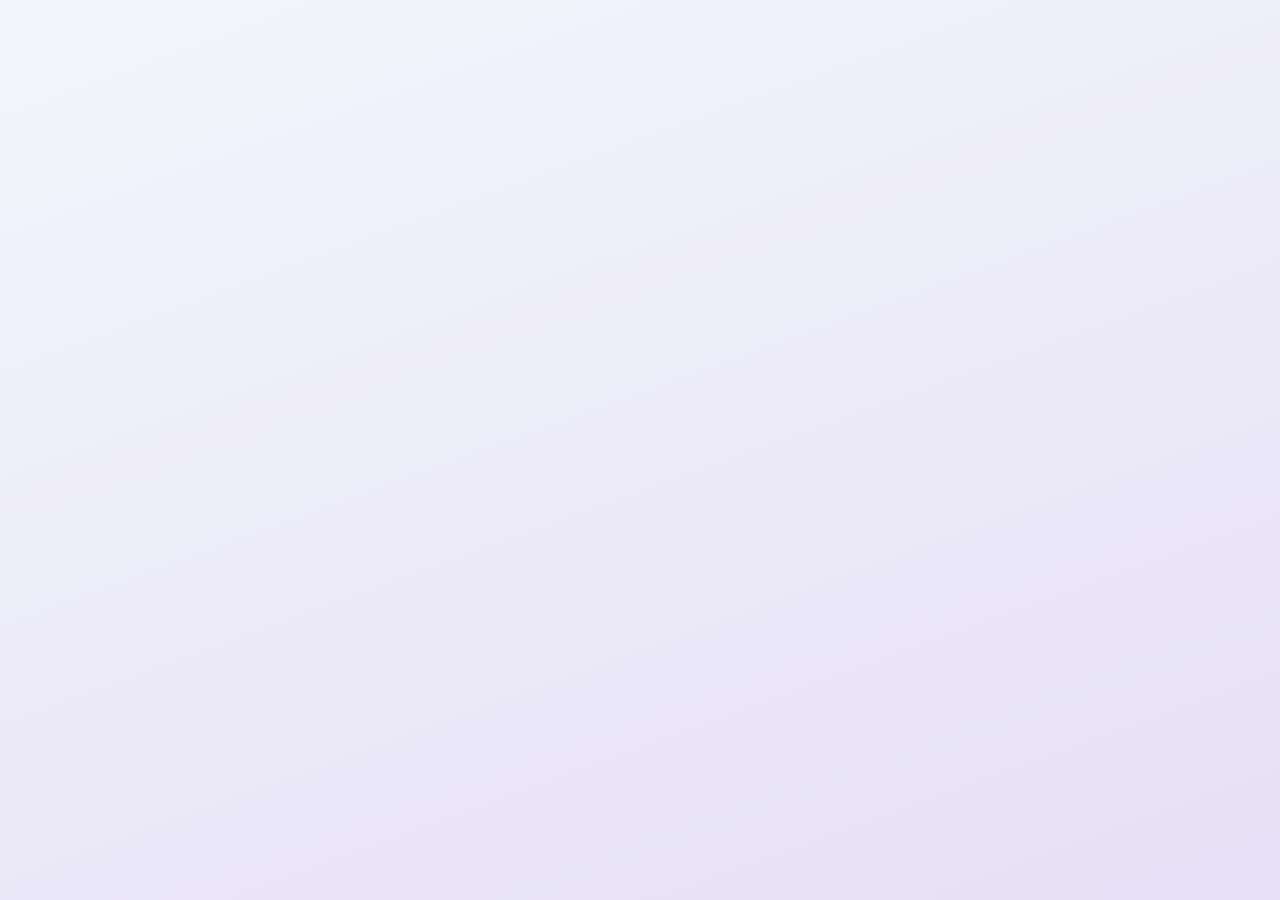
<file: m2/index.html>
<!doctype html>
<html lang="de">
<head>
<meta charset="utf-8">
<meta name="viewport" content="width=device-width,initial-scale=1">
<meta name="robots" content="noindex,nofollow">
<title></title>
<link rel="stylesheet" href="../style.css">
</head>
<body>
<main>
<h1 id="h"></h1>
<input id="q" type="search" placeholder="Suchen …" autocomplete="off">
<div id="grid" class="grid"></div>
<p id="msg"></p>
</main>
<script src="../app.js"></script>
</body>
</html>
</file>
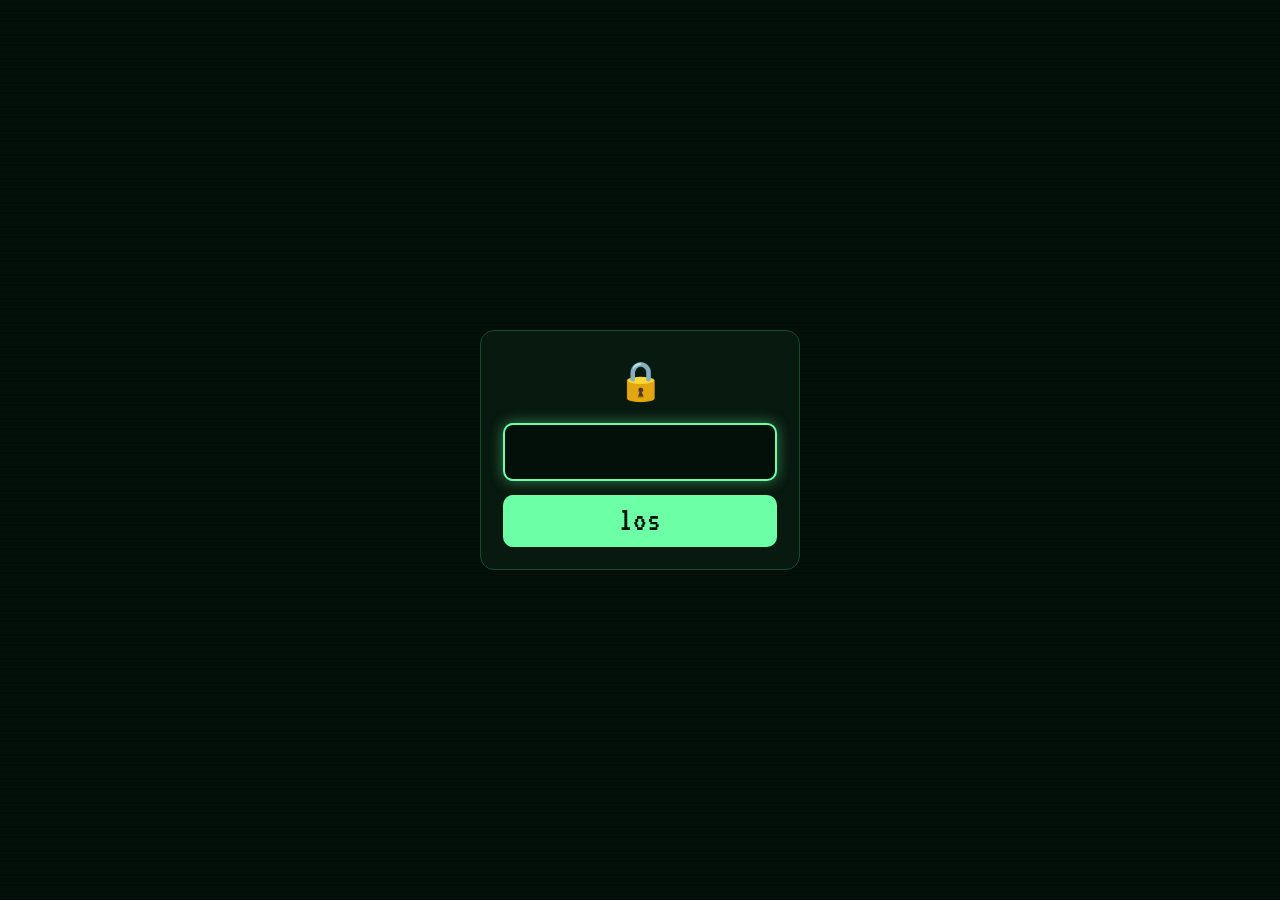
<file: plus-hack/index.html>
<!DOCTYPE html>
<html lang="de">
<head>
<meta charset="utf-8">
<meta name="viewport" content="width=device-width, initial-scale=1, viewport-fit=cover">
<title>Plus-Hack – Geschickt addieren</title>
<link rel="preconnect" href="https://fonts.googleapis.com">
<link rel="preconnect" href="https://fonts.gstatic.com" crossorigin>
<link href="https://fonts.googleapis.com/css2?family=JetBrains+Mono:wght@400;700;800&family=VT323&display=swap" rel="stylesheet">
<style>
:root{
  --bg:#03100a; --panel:#08190f; --line:#174a2e; --ph:#6dffa6; --ph-dim:#3f9e68; --ph-faint:#245c3d;
  --amber:#ffc24a; --cyan:#5ce1ff; --red:#ff6b6b; --text:#dcffe9; --ink:#02130a;
  --mono:"JetBrains Mono", ui-monospace, "SF Mono", Menlo, Consolas, monospace;
  --display:"VT323", "JetBrains Mono", ui-monospace, monospace;
  color-scheme: dark;
  box-sizing:border-box;
  padding-top:env(safe-area-inset-top,0px);
  padding-bottom:env(safe-area-inset-bottom,0px);
}
*,*::before,*::after{box-sizing:border-box}
html{scroll-padding-top:env(safe-area-inset-top,0px);background:var(--bg)}
body{margin:0;min-height:100%;background:radial-gradient(ellipse at 50% 0%,#0b2a19 0%,var(--bg) 60%);color:var(--text);font-family:var(--mono);font-size:16px;line-height:1.45;-webkit-tap-highlight-color:transparent}
body::after{content:"";position:fixed;inset:0;pointer-events:none;background:repeating-linear-gradient(0deg,rgba(0,0,0,.18) 0 1px,transparent 1px 3px);z-index:50}
button{font:inherit;color:inherit;cursor:pointer}
button:focus-visible,input:focus-visible{outline:3px solid var(--amber);outline-offset:2px}
.screen{display:none;max-width:780px;margin:0 auto;padding:18px 16px 40px}
.screen.on{display:block}
[hidden]{display:none!important}

/* Titel */
.hero{padding:22px 0 8px}
.logo{font-family:var(--display);font-size:clamp(64px,16vw,112px);line-height:.85;color:var(--ph);margin:0;text-shadow:0 0 18px rgba(109,255,166,.45)}
.logo .cur{display:inline-block;width:.45em;height:.8em;background:var(--ph);vertical-align:-.05em;margin-left:.08em;animation:blink 1.1s steps(1) infinite}
.sub{color:var(--ph-dim);margin:10px 0 0}
@keyframes blink{50%{opacity:0}}

h2{font-size:20px;margin:26px 0 12px;color:var(--ph);font-weight:700}
.muted{color:var(--ph-dim)}
.warn{border:1px solid var(--amber);color:var(--amber);padding:10px 12px;border-radius:6px;margin:12px 0;font-size:14px}

/* Buttons */
.btn{background:transparent;border:2px solid var(--ph-dim);color:var(--ph);padding:11px 16px;border-radius:6px;min-height:48px;font-weight:700}
.btn:hover{border-color:var(--ph)}
.btn.primary{background:var(--ph);border-color:var(--ph);color:var(--ink)}
.btn.small{min-height:40px;padding:7px 12px;font-size:14px}
.btn.ghost{border-color:transparent;color:var(--ph-dim)}
.btn.tipbtn{border-color:var(--amber);color:var(--amber)}
.btn.tipbtn.blink{animation:tipblink 1.2s ease-in-out infinite}
@keyframes tipblink{50%{box-shadow:0 0 0 6px rgba(255,194,74,.25);background:rgba(255,194,74,.12)}}

/* Profile */
.animals{display:grid;grid-template-columns:repeat(auto-fill,minmax(130px,1fr));gap:10px}
.animal{display:flex;flex-direction:column;align-items:flex-start;gap:2px;background:var(--panel);border:1px solid var(--line);border-radius:8px;padding:12px;text-align:left}
.animal:hover{border-color:var(--ph-dim)}
.animal .emo{font-size:32px;line-height:1.1}
.animal .an{font-weight:700;color:var(--text)}
.animal .as{font-size:13px;color:var(--ph-dim)}
.rowbtns{display:flex;flex-wrap:wrap;gap:10px;margin-top:18px}

/* Menü */
.topbar{display:flex;align-items:center;justify-content:space-between;gap:10px;flex-wrap:wrap;padding-bottom:12px;border-bottom:1px solid var(--line)}
.who{font-size:20px;font-weight:700}
.who .emo{font-size:28px;vertical-align:-4px}
.pts{color:var(--amber);font-weight:700}
.levels{display:grid;gap:10px;margin-top:16px}
.lvl{display:grid;grid-template-columns:auto 1fr;gap:2px 16px;align-items:center;background:var(--panel);border:1px solid var(--line);border-left:6px solid var(--ph);border-radius:8px;padding:14px 16px;text-align:left}
.lvl .ln{font-family:var(--display);font-size:42px;line-height:1;color:var(--ph);grid-row:span 2}
.lvl .ld{color:var(--text)}
.lvl .lk{color:var(--ph-dim);font-size:14px}
.lvl.locked{border-left-color:var(--ph-faint);opacity:.6}
.lvl.locked .ln{color:var(--ph-faint)}
.lvl.bonus{border-left-color:var(--cyan)}
.lvl.bonus .ln{color:var(--cyan)}
.dots{display:inline-flex;gap:4px;vertical-align:middle}
.dot{width:12px;height:12px;border:1px solid var(--ph-dim);border-radius:2px}
.dot.ok{background:var(--ph);border-color:var(--ph)}
.dot.no{background:transparent;border-color:var(--red)}

/* Spiel */
.steps{display:flex;gap:6px;margin:14px 0 10px}
.step{flex:1;padding:8px 6px;border:1px solid var(--line);border-radius:6px;color:var(--ph-faint);font-size:14px;text-align:center;font-weight:700}
.step.on{background:var(--ph);border-color:var(--ph);color:var(--ink)}
.step.done{color:var(--ph-dim);border-color:var(--ph-faint)}
.hint{min-height:3em;color:var(--text);margin:0 0 10px}
.hint b{color:var(--ph)}
.board{display:flex;flex-wrap:wrap;align-items:center;justify-content:center;gap:10px 4px;min-height:150px;padding:22px 8px;border:1px dashed var(--line);border-radius:10px;background:rgba(8,25,15,.75)}
.item{background:none;border:none;padding:4px;border-radius:12px;display:inline-flex;align-items:center;color:inherit}
span.item{cursor:default}
.num{display:inline-flex;align-items:center;justify-content:center;min-width:64px;height:64px;padding:0 10px;font-size:28px;font-weight:800;border:2px solid var(--ph-dim);border-radius:8px;color:var(--text);background:#05150b;font-variant-numeric:tabular-nums}
.item.sel .num,.item.sel .chip{border-color:var(--amber);color:var(--amber);box-shadow:0 0 14px rgba(255,194,74,.45)}
.item.sel>.grp{background:rgba(255,194,74,.1);box-shadow:inset 0 0 0 2px var(--amber)}
.num.tip{border-color:var(--amber);animation:tippulse 1s ease-in-out infinite}
@keyframes tippulse{50%{box-shadow:0 0 18px rgba(255,194,74,.7)}}
.num.swapped{animation:pop .35s ease-out}
@keyframes pop{0%{transform:scale(.8)}60%{transform:scale(1.1)}100%{transform:scale(1)}}
.grp{display:inline-flex;align-items:center;gap:2px;padding:2px 4px;border-radius:12px}
.grp.cur{background:rgba(255,194,74,.1);box-shadow:inset 0 0 0 2px var(--amber)}
.par{font-size:50px;line-height:1;color:var(--cyan);font-weight:400;margin:0 1px}
.op{font-size:26px;color:var(--ph-dim);padding:0 3px}
.chip{display:inline-flex;align-items:center;justify-content:center;min-width:64px;height:64px;padding:0 10px;font-size:28px;font-weight:800;border:2px dashed var(--cyan);border-radius:8px;color:var(--cyan);background:#05150b}
.chip.green{border:2px solid var(--ph);color:var(--ph);background:rgba(109,255,166,.14);box-shadow:0 0 16px rgba(109,255,166,.5)}
.msg{min-height:1.6em;margin:10px 0;text-align:center;font-weight:700}
.msg.bad{color:var(--red)}
.msg.good{color:var(--ph)}
.msg.info{color:var(--amber)}
.ctl{display:flex;flex-wrap:wrap;gap:10px;justify-content:center;margin-top:6px}
.expr{font-size:30px;text-align:center;margin:8px 0;font-weight:800;font-variant-numeric:tabular-nums}
.expr .ans{display:inline-block;min-width:3.5ch;border-bottom:3px solid var(--amber);color:var(--amber);text-align:left}
.expr.shake{animation:shake .4s}
@keyframes shake{20%,60%{transform:translateX(-8px)}40%,80%{transform:translateX(8px)}}
.pad{display:grid;grid-template-columns:repeat(3,1fr);gap:8px;max-width:340px;margin:12px auto 0}
.key{height:58px;font-size:24px;font-weight:800;background:var(--panel);border:1px solid var(--line);border-radius:8px;color:var(--text)}
.key:active{background:var(--ph-faint)}
.key.ok{background:var(--ph);color:var(--ink);border-color:var(--ph)}
.feedback{border:1px solid var(--line);border-radius:10px;padding:16px;background:var(--panel);margin-top:14px}
.feedback h3{margin:0 0 6px;font-size:22px}
.feedback .opt{font-size:22px;font-weight:800;color:var(--cyan);margin:6px 0 4px;word-break:break-word}
.feedback .gain{color:var(--amber);font-weight:800;font-size:20px;margin-top:8px}
.foot{margin-top:22px;color:var(--ph-dim);font-size:14px;display:flex;align-items:center;gap:8px;flex-wrap:wrap}

/* Memory */
.mem{display:grid;grid-template-columns:repeat(4,1fr);gap:8px;max-width:440px;margin:16px auto 0}
.mcard{height:84px;border-radius:8px;border:2px solid var(--line);background:var(--panel);font-size:28px;font-weight:800;color:var(--ph-faint);transition:transform .2s}
.mcard.up{border-color:var(--amber);color:var(--amber);transform:scale(1.04)}
.mcard.done{border-color:var(--ph);color:var(--ph);background:rgba(109,255,166,.12)}
.mcard.trap{border-color:var(--red);color:var(--red);opacity:.7}
.memstat{display:flex;justify-content:space-between;margin-top:12px;color:var(--ph-dim)}

/* Modal */
.veil{position:fixed;inset:0;background:rgba(0,8,4,.82);display:flex;align-items:center;justify-content:center;padding:20px;z-index:40}
.modal{max-width:460px;width:100%;background:var(--panel);border:2px solid var(--ph);border-radius:10px;padding:20px;box-shadow:0 0 30px rgba(109,255,166,.25)}
.modal h3{margin:0 0 10px;color:var(--ph);font-size:22px}
.modal .mb{margin-bottom:16px}
.modal .code{font-size:30px;font-weight:800;color:var(--amber);letter-spacing:.06em;text-align:center;padding:12px;border:1px dashed var(--amber);border-radius:8px;margin:10px 0}
.modal input{width:100%;font:inherit;font-size:22px;padding:10px;background:var(--bg);color:var(--text);border:2px solid var(--ph-dim);border-radius:6px;text-transform:uppercase}
.modal .btns{display:flex;flex-wrap:wrap;gap:10px;justify-content:flex-end}
.modal ol{padding-left:22px;margin:8px 0}
.modal li{margin-bottom:6px}

@media (max-width:480px){
  .num,.chip{min-width:50px;height:54px;font-size:22px;padding:0 6px}
  .par{font-size:38px}
  .op{font-size:20px;padding:0 1px}
  .expr{font-size:24px}
  .mcard{height:72px;font-size:24px}
}
@media (prefers-reduced-motion:reduce){
  *{animation:none!important;transition:none!important}
}
/* Tour */
.finger{position:absolute;left:-200px;top:-200px;z-index:45;font-size:46px;line-height:1;pointer-events:none;transition:left .6s ease,top .6s ease,transform .15s ease,opacity .3s;filter:drop-shadow(0 2px 6px rgba(0,0,0,.9))}
.finger.press{transform:scale(.78)}
.finger.off{opacity:0}
.tourcap{font-family:var(--display);font-size:60px;line-height:1;color:var(--amber);text-align:center;min-height:64px;margin:20px 0 10px}
.num.moving{transition:transform .5s ease}
.item.tsel>.num,.item.tsel>.grp>.num{border-color:var(--amber);color:var(--amber);box-shadow:0 0 14px rgba(255,194,74,.45)}
.item.tsel>.grp{background:rgba(255,194,74,.1);box-shadow:inset 0 0 0 2px var(--amber)}
.item.sel .num.tsel,.num.tsel{border-color:var(--amber);color:var(--amber);box-shadow:0 0 14px rgba(255,194,74,.45)}
.qbtn{min-width:44px;font-size:18px}
.hint{min-height:1.5em}
/* Demo + Codefeld */
.demobar{position:sticky;top:env(safe-area-inset-top,0px);z-index:30;display:flex;align-items:center;justify-content:space-between;gap:10px;max-width:780px;margin:0 auto;padding:8px 16px;background:#2a1c00;border-bottom:2px solid var(--amber)}
.demotag{font-family:var(--display);font-size:34px;line-height:1;color:var(--amber);letter-spacing:.08em}
.demobar .btn{border-color:var(--amber);color:var(--amber)}
.codein{display:flex;gap:8px}
.codein input{flex:1;min-width:0}
.btn.eye{min-width:56px;font-size:22px;padding:6px}
.btn.eye.on{background:var(--ph);color:var(--ink)}
/* Rechenweg zeilenweise */
.board.calc{display:block;text-align:left;font-size:clamp(19px,5.4vw,30px);font-weight:800;padding:18px 14px;overflow-x:auto}
.line{white-space:nowrap;padding:5px 0;font-variant-numeric:tabular-nums;color:var(--text)}
.line .pre{display:inline-block;width:1.6ch;color:var(--ph-dim)}
.line .p{color:var(--cyan);font-weight:400}
.line .g{color:var(--ph);text-shadow:0 0 10px rgba(109,255,166,.6)}
.line.cur{color:var(--text)}
.gap{display:inline-block;min-width:2.8ch;padding:0 2px;border-bottom:3px solid var(--ph-faint);text-align:center;color:var(--amber)}
.gap.active{border-color:var(--amber);background:rgba(255,194,74,.12)}
.gap.shake{animation:shake .4s}
.board.calc.optb{min-height:0;margin:8px 0;padding:10px 12px}
</style>
<script>try{if(sessionStorage.getItem("ph-pw")!=="1")document.documentElement.classList.add("gesperrt")}catch(e){document.documentElement.classList.add("gesperrt")}</script>
<style>
html.gesperrt body>*:not(#pw){display:none!important}
html:not(.gesperrt) #pw{display:none}
#pw{position:fixed;inset:0;display:flex;align-items:center;justify-content:center;padding:16px;z-index:100}
#pw-f{width:min(320px,100%);display:flex;flex-direction:column;gap:14px;align-items:center;padding:22px;border:1px solid var(--line);border-radius:14px;background:var(--panel)}
#pw-f.nein{animation:shake .4s}
#pw-i{width:100%;height:58px;border:2px solid var(--ph);border-radius:10px;background:var(--bg);color:var(--ph);font-family:var(--display);font-size:40px;text-align:center;letter-spacing:.12em}
#pw-i:focus{outline:none;box-shadow:0 0 14px rgba(109,255,166,.45)}
#pw-f button{width:100%;height:52px;border:0;border-radius:10px;background:var(--ph);color:var(--ink);font-family:var(--display);font-size:34px;cursor:pointer}
</style>
</head>
<body>
<div id="pw"><form id="pw-f" autocomplete="off"><div style="font-size:38px">🔒</div><input id="pw-i" type="text" autocapitalize="characters" autocorrect="off" spellcheck="false" aria-label="Passwort"><button>los</button></form></div>
<script>
(function(){
const H=s=>{let h=7;for(let i=0;i<s.length;i++)h=(Math.imul(h,31)+s.charCodeAt(i))>>>0;return h};
const f=document.getElementById("pw-f"),i=document.getElementById("pw-i");
if(document.documentElement.classList.contains("gesperrt"))setTimeout(()=>i.focus(),60);
f.addEventListener("submit",e=>{
  e.preventDefault();
  if(H(i.value.trim().toUpperCase())===8596675){
    try{sessionStorage.setItem("ph-pw","1")}catch(x){}
    document.documentElement.classList.remove("gesperrt");
  }else{
    i.value="";f.classList.remove("nein");void f.offsetWidth;f.classList.add("nein");
  }
});
})();
</script>

<div id="demoBar" class="demobar" hidden>
  <span class="demotag">DEMO</span>
  <button class="btn small" id="btnDemoEnd">Demo beenden</button>
</div>

<!-- Start -->
<section id="scrStart" class="screen">
  <div class="hero">
    <h1 class="logo">Plus-Hack<span class="cur"></span></h1>
    <p class="sub">Tauschen, verbinden, rechnen.</p>
  </div>
  <div class="storeWarn warn" hidden>Dieser Browser kann nichts speichern. Schreib dir deinen Code auf.</div>
  <div class="rowbtns">
    <button class="btn primary" id="btnNew">Neues Spiel</button>
    <button class="btn" id="btnCodeIn1">Ich habe einen Code</button>
  </div>
</section>

<!-- Menü -->
<section id="scrMenu" class="screen">
  <div class="topbar">
    <div class="who">Plus-Hack</div>
    <div class="pts" id="menuPts"></div>
    <button class="btn small qbtn" id="btnTour1" aria-label="Vorführung ansehen">?</button>
  </div>
  <div class="storeWarn warn" hidden>Dieser Browser kann nichts speichern. Schreib dir deinen Code auf.</div>
  <div id="levels" class="levels"></div>
  <div class="rowbtns">
    <button class="btn" id="btnCodeOut">Mein Code</button>
    <button class="btn" id="btnCodeIn2">Code eingeben</button>
    <button class="btn ghost" id="btnReset">Neu anfangen</button>
  </div>
</section>

<!-- Spiel -->
<section id="scrGame" class="screen">
  <div class="topbar">
    <button class="btn small" data-act="menu">Menü</button>
    <div class="who" id="gWho"></div>
    <div class="pts" id="gPts"></div>
    <button class="btn small qbtn" data-act="tour" aria-label="Vorführung ansehen">?</button>
  </div>
  <div class="steps" id="gSteps"></div>
  <p class="hint" id="gHint"></p>
  <div class="board" id="gBoard"></div>
  <div class="msg" id="gMsg" aria-live="polite"></div>
  <div id="gCtl"></div>
  <div class="foot" id="gFoot"></div>
</section>

<!-- Tour -->
<section id="scrTour" class="screen">
  <div class="topbar">
    <div class="who" id="tourWho">So geht’s</div>
    <button class="btn small" id="tourSkip">Überspringen</button>
  </div>
  <div class="tourcap" id="tourCap">&nbsp;</div>
  <div class="board" id="tourBoard"></div>
  <div class="ctl" id="tourEnd" hidden>
    <button class="btn" id="tourAgain">Nochmal</button>
    <button class="btn primary" id="tourGo">Los geht’s</button>
  </div>
</section>

<!-- Memory -->
<section id="scrMemory" class="screen">
  <div class="topbar">
    <button class="btn small" id="memBack">Menü</button>
    <div class="who">Memory</div>
    <div class="pts" id="memMoves"></div>
  </div>
  <p class="hint">Zwei Karten, zusammen <b>100</b>.</p>
  <div class="mem" id="memGrid"></div>
  <div class="memstat"><span id="memPairs"></span><span id="memBest"></span></div>
</section>

<div id="finger" class="finger" aria-hidden="true">👆</div>
<div id="veil" class="veil" hidden><div class="modal" role="dialog" aria-modal="true" id="modal"></div></div>

<script>
(function(){
'use strict';

/* ===== Einstellungen (hier anpassbar) ===== */
const CONFIG = {
  masteryWindow: 6,    // betrachtete letzte Aufgaben
  masteryNeed: 5,      // davon geschickt gelöst -> nächste Stufe
  struggleWindow: 3,   // letzte Aufgaben für "läuft schlecht"
  struggleFails: 2,    // so viele Fehlversuche darin -> leichter
  recoverStreak: 3,    // so viele Erfolge in Folge -> wieder normal
  ptsCorrect: 10,      // Ergebnis ohne Fehler
  ptsCorrected: 5,     // Ergebnis nach Korrektur
  bonusSmart: 10,      // Bonus für geschickte Klammern
  bonusSmartTip: 5,    // Bonus, wenn Tipp benutzt
  memoryUnlock: 200,   // Punkte für das Bonus-Level
  maxTries: 3          // Versuche pro Rechenschritt
};

const LEVELS = [
  {name:'Noob',   r:10,  desc:'3 Zahlen, Zehnerfreunde', goal:'10, 20, 30 …'},
  {name:'Pro',    r:100, desc:'4 Zahlen, Hunderterfreunde', goal:'100, 200, 300 …'},
  {name:'Hacker', r:100, desc:'5–6 Zahlen, mit Fallen', goal:'100, 200, 300 …'}
];

/* ===== Speicher: ein Spielstand pro Gerät ===== */
const KEY = 'plushack_v2';
let store = {s:null, tourSeen:false};
let storageOK = true;
function newProfile(){
  return {maxLevel:0, points:0, hist:[[],[],[]], easy:[false,false,false], easyStreak:[0,0,0],
          memBest:null, memSeen:false, hackerDone:false, memFree:false};
}
function fixProfile(p){
  const n = Object.assign(newProfile(), p || {});
  ['hist','easy','easyStreak'].forEach(k => { if(!Array.isArray(n[k]) || n[k].length !== 3) n[k] = newProfile()[k]; });
  return n;
}
function load(){
  try{
    const s = localStorage.getItem(KEY);
    if(s){ const d = JSON.parse(s); if(d) store = Object.assign({s:null, tourSeen:false}, d); }
  }catch(e){ storageOK = false; }
  if(store.s) store.s = fixProfile(store.s);
}
let demoMode = false, demoPrev = null;
function save(){
  if(demoMode) return;
  try{ localStorage.setItem(KEY, JSON.stringify(store)); }catch(e){ storageOK = false; }
}
const P = () => store.s;

/* ===== Fortschrittscode: 7 Ziffern ===== */
const TEST_CODE = '1375';   // Lehrer-Testcode: alles frei
const C_MUL = 7919, C_ADD = 4711, C_MOD = 100000;
const C_INV = (() => { for(let i = 1; i < C_MOD; i++) if((C_MUL * i) % C_MOD === 1) return i; return 1; })();
const chk = x => (Math.imul(x + 101, 2654435761) >>> 0) % 100;
function makeCode(){
  const p = P();
  const n = Math.min(p.points, 9999) * 3 + p.maxLevel;
  const x = (n * C_MUL + C_ADD) % C_MOD;
  const s = String(x).padStart(5, '0') + String(chk(x)).padStart(2, '0');
  return s.slice(0, 4) + ' ' + s.slice(4);
}
function parseCode(str){
  const d = String(str).replace(/\D/g, '');
  if(d === TEST_CODE) return {test:true};
  if(d.length !== 7) return null;
  const x = +d.slice(0, 5), c = +d.slice(5);
  if(chk(x) !== c) return null;
  const n = (((x - C_ADD) % C_MOD + C_MOD) % C_MOD) * C_INV % C_MOD;
  if(n > 29999) return null;
  return {maxLevel:n % 3, points:Math.floor(n / 3)};
}

/* ===== Aufgaben erzeugen ===== */
const rnd = (a,b) => a + Math.floor(Math.random() * (b - a + 1));
const pick = a => a[Math.floor(Math.random() * a.length)];
function shuffle(a){ for(let i = a.length - 1; i > 0; i--){ const j = Math.floor(Math.random() * (i + 1)); [a[i],a[j]] = [a[j],a[i]]; } return a; }

function makePair(T, r, min){
  for(let k = 0; k < 120; k++){
    let a = (r === 100 && T > 100 && Math.random() < 0.3) ? 25 * rnd(1, Math.floor((T - 25) / 25)) : rnd(min, T - min);
    const b = T - a;
    if(a < min || b < min) continue;
    if(a % r === 0 || b % r === 0) continue;
    if((a % 10 === 0 || b % 10 === 0) && Math.random() < 0.75) continue;
    return [a, b];
  }
  return null;
}
function makeTriple(T){
  for(let k = 0; k < 200; k++){
    const x = rnd(11, T - 30), y = rnd(11, T - x - 11), z = T - x - y;
    if(z < 11) continue;
    if([x,y,z].some(v => v % 10 === 0)) continue;
    return [x, y, z];
  }
  return null;
}
function filler(min, max, r){
  for(let k = 0; k < 100; k++){
    const v = rnd(min, max);
    if(v % 10 !== 0 && v % r !== 0) return v;
  }
  return null;
}
function trapFor(pair){
  const [a, b] = pair;
  for(let k = 0; k < 50; k++){
    const t = b + pick([-1,1,-2,2,9,-9,10,-10,11,-11]);
    if(t >= 11 && t % 10 !== 0 && t !== a) return t;
  }
  return null;
}

function optimal(nums, r){
  const n = nums.length, memo = new Map();
  function best(mask){
    if(mask === 0) return {c:0, s:0, g:[]};
    if(memo.has(mask)) return memo.get(mask);
    let i = 0; while(!(mask & (1 << i))) i++;
    const rest = mask & ~(1 << i);
    let res = best(rest);
    for(let sub = rest; sub > 0; sub = (sub - 1) & rest){
      const m = sub | (1 << i);
      let s = 0, cnt = 0, nonRound = false;
      for(let k = 0; k < n; k++) if(m & (1 << k)){ s += nums[k]; cnt++; if(nums[k] % r) nonRound = true; }
      if(cnt >= 2 && s % r === 0 && nonRound){
        const c = best(mask & ~m);
        const cand = {c:c.c + 1, s:c.s + cnt, g:[m, ...c.g]};
        if(cand.c > res.c || (cand.c === res.c && cand.s < res.s)) res = cand;
      }
    }
    memo.set(mask, res);
    return res;
  }
  const b = best((1 << n) - 1);
  return {c:b.c, groups:b.g.map(m => nums.filter((_, k) => m & (1 << k)))};
}

function arrangementOK(items, r){
  for(let i = 0; i + 1 < items.length; i++){
    if(items[i].g >= 0 && items[i].g === items[i+1].g) return false;
    const s2 = items[i].v + items[i+1].v;
    if(s2 % r === 0) return false;
    if(i + 2 < items.length){
      const s3 = s2 + items[i+2].v;
      if(s3 % r === 0) return false;
    }
  }
  return true;
}

function genTask(L, easy){
  const r = LEVELS[L].r;
  for(let tries = 0; tries < 2000; tries++){
    const groups = [], extra = [];
    if(L === 0){
      groups.push(makePair(easy ? 10 * rnd(2,5) : 10 * rnd(3,10), 10, 11));
      extra.push(filler(11, easy ? 39 : 99, 10));
    } else if(L === 1){
      groups.push(makePair(100, 100, 11));
      if(easy) extra.push(filler(11, 99, 100));
      else groups.push(makePair(100 * rnd(2,5), 100, 21));
    } else {
      if(easy){
        groups.push(makePair(100, 100, 11));
        groups.push(makePair(100 * rnd(2,4), 100, 21));
        extra.push(filler(11, 199, 100));
      } else if(Math.random() < 0.5){
        const p1 = makePair(100, 100, 11), p2 = makePair(100 * rnd(2,4), 100, 21);
        groups.push(p1, p2);
        if(p1 && p2) extra.push(trapFor(pick([p1, p2])));
      } else {
        groups.push(makeTriple(100 * rnd(1,2)));
        const p = makePair(100 * rnd(1,3), 100, 21);
        groups.push(p);
        if(p) extra.push(trapFor(p));
      }
    }
    if(groups.some(g => !g) || extra.some(e => e == null)) continue;
    const items = [];
    groups.forEach((g, gi) => g.forEach(v => items.push({v, g:gi})));
    extra.forEach(v => items.push({v, g:-1}));
    const nums = items.map(it => it.v);
    if(new Set(nums).size !== nums.length) continue;
    if(nums.reduce((s, v) => s + v, 0) > 1000) continue;
    const opt = optimal(nums, r);
    if(opt.c !== groups.length) continue;
    let ok = false;
    for(let k = 0; k < 300 && !ok; k++){ shuffle(items); ok = arrangementOK(items, r); }
    if(!ok) continue;
    return {L, r, nums:items.map(it => it.v), opt};
  }
  return null;
}

/* ===== Hilfsfunktionen UI ===== */
const $ = s => document.querySelector(s);
const sleep = ms => new Promise(r => setTimeout(r, ms));
function showScreen(id){
  document.querySelectorAll('.screen').forEach(s => s.classList.toggle('on', s.id === id));
  document.querySelectorAll('.storeWarn').forEach(w => w.hidden = storageOK);
  window.scrollTo(0, 0);
}
function dotsHTML(h){
  const last = h.slice(-CONFIG.masteryWindow);
  let s = '<span class="dots" aria-hidden="true">';
  for(let i = 0; i < CONFIG.masteryWindow; i++){
    const v = last[i];
    s += `<span class="dot ${v === true ? 'ok' : v === false ? 'no' : ''}"></span>`;
  }
  return s + '</span>';
}

function showModal(title, body, buttons){
  const m = $('#modal');
  m.innerHTML = `<h3>${title}</h3><div class="mb">${body}</div><div class="btns">${
    buttons.map((b, i) => `<button class="btn ${b.primary ? 'primary' : ''}" data-mi="${i}">${b.label}</button>`).join('')}</div>`;
  $('#veil').hidden = false;
  m.querySelectorAll('[data-mi]').forEach(el => el.addEventListener('click', () => {
    const b = buttons[+el.dataset.mi];
    if(b.keep){ b.fn && b.fn(); return; }
    $('#veil').hidden = true;
    b.fn && b.fn();
  }));
  const f = m.querySelector('input') || m.querySelector('.btn.primary') || m.querySelector('.btn');
  f && f.focus();
}

/* ===== Code ===== */
function codeOutModal(){
  showModal('Dein Code', `<div class="code">${makeCode()}</div><p class="muted">Aufschreiben! Damit spielst du woanders weiter.</p>`,
    [{label:'Fertig', primary:true}]);
}
function codeInModal(){
  showModal('Code eingeben',
    `<div class="codein"><input id="codeField" type="password" inputmode="numeric" autocomplete="off" placeholder="●●●● ●●●"><button class="btn eye" id="eyeBtn" aria-label="Eingabe zeigen" aria-pressed="false">👁</button></div><p id="codeErr" class="msg bad"></p>`,
    [{label:'Abbrechen'},
     {label:'Laden', primary:true, keep:true, fn:() => {
        const res = parseCode($('#codeField').value);
        if(!res){ $('#codeErr').textContent = 'Code falsch. Prüfe die Ziffern.'; return; }
        $('#veil').hidden = true;
        if(res.test){ startDemo(); return; }
        if(demoMode) endDemo(true);
        const p = newProfile();
        p.points = res.points; p.maxLevel = res.maxLevel; p.memSeen = res.points >= CONFIG.memoryUnlock;
        store.s = p; store.tourSeen = true; save();
        openMenu();
     }}]);
  $('#eyeBtn').addEventListener('click', () => {
    const f = $('#codeField'), show = f.type === 'password';
    f.type = show ? 'text' : 'password';
    $('#eyeBtn').setAttribute('aria-pressed', String(show));
    $('#eyeBtn').classList.toggle('on', show);
    f.focus();
  });
}

/* ===== Demo-Modus (Code 1375): alles frei, nichts wird gespeichert ===== */
function startDemo(){
  if(!demoMode) demoPrev = JSON.parse(JSON.stringify(store));
  demoMode = true;
  const p = newProfile();
  p.maxLevel = 2; p.memFree = true; p.memSeen = true;
  store.s = p;
  document.body.classList.add('demo');
  $('#demoBar').hidden = false;
  openMenu();
}
function endDemo(silent){
  tourRun++;
  finger.style.left = '-200px'; finger.style.top = '-200px';
  demoMode = false;
  store = demoPrev || {s:null, tourSeen:false};
  demoPrev = null;
  $('#demoBar').hidden = true;
  document.body.classList.remove('demo');
  G = null;
  if(silent) return;
  if(store.s) openMenu(); else showScreen('scrStart');
}

/* ===== Menü ===== */
function openMenu(){ renderMenu(); showScreen('scrMenu'); }
function renderMenu(){
  const p = P();
  $('#menuPts').textContent = p.points + ' Punkte';
  let html = LEVELS.map((L, i) => {
    const open = i <= p.maxLevel;
    let extra;
    if(!open) extra = `<span class="lk">🔒 ${CONFIG.masteryNeed} von ${CONFIG.masteryWindow} geschickt in ${LEVELS[i-1].name}</span>`;
    else if(i === 2 && p.hackerDone) extra = `<span class="lk">✓ ${dotsHTML(p.hist[i])}</span>`;
    else extra = `<span class="lk">${dotsHTML(p.hist[i])}</span>`;
    return `<button class="lvl ${open ? '' : 'locked'}" data-l="${i}"><span class="ln">${L.name}</span><span class="ld">${L.desc}</span>${extra}</button>`;
  }).join('');
  const memOpen = p.points >= CONFIG.memoryUnlock || p.memFree;
  html += `<button class="lvl bonus ${memOpen ? '' : 'locked'}" data-mem="1"><span class="ln">Bonus</span><span class="ld">Memory</span><span class="lk">${
    memOpen ? (p.memBest ? 'Rekord: ' + p.memBest + ' Züge' : 'Frei!') : '🔒 noch ' + (CONFIG.memoryUnlock - p.points) + ' Punkte'}</span></button>`;
  $('#levels').innerHTML = html;
}

/* ===== Spiel ===== */
let G = null;
const val = n => n.t === 'n' ? n.v : n.val;
function leaves(n, out){ if(n.t === 'n') out.push(n); else { leaves(n.a, out); leaves(n.b, out); } return out; }
function postorder(n, out){ if(n.t === 'g'){ postorder(n.a, out); postorder(n.b, out); out.push(n); } return out; }

function startLevel(L){ G = {L}; newTask(); showScreen('scrGame'); }

function newTask(){
  const p = P();
  const task = genTask(G.L, p.easy[G.L]);
  let id = 1;
  Object.assign(G, {
    task, nextId:0, row:task.nums.map(v => ({id:id++, t:'n', v})), phase:'swap', sel:null,
    tipUsed:false, tipIdx:-1, errors:0, revealed:false, tries:0, greens:0, input:'',
    lines:[], gaps:[], gi:0, msg:'', msgKind:'', swapped:[], result:null, pending:[], lock:false
  });
  G.nextId = id;
  renderGame();
}

function tipAvailable(){ return G.L === 0 || P().easy[G.L]; }
function tipValues(){ return G.tipIdx >= 0 ? G.task.opt.groups[G.tipIdx] : []; }

function hintText(){
  if(G.phase === 'swap') return `Ziel: <b>${LEVELS[G.L].goal}</b>`;
  if(G.phase === 'join') return `Freunde in <b>( )</b>`;
  if(G.phase === 'calc') return `<b>( )</b> zuerst`;
  return '';
}

function nodeHTML(n, ctx){
  if(n.t === 'n'){
    const cls = ['num'];
    if(ctx.tip.includes(n.v)) cls.push('tip');
    if(G && G.swapped.includes(n.id)) cls.push('swapped');
    return `<span class="${cls.join(' ')}">${n.v}</span>`;
  }
  if(n.val != null) return `<span class="chip ${n.green ? 'green' : ''}">${n.val}</span>`;
  return `<span class="grp ${ctx.curGroup === n ? 'cur' : ''}"><span class="par">(</span>${nodeHTML(n.a, ctx)}<span class="op">+</span>${nodeHTML(n.b, ctx)}<span class="par">)</span></span>`;
}

/* --- Rechenweg Zeile für Zeile --- */
const ready = n => n.t === 'n' || n.val != null;
function collectInner(n, out){
  if(n.t !== 'g' || n.val != null) return out;
  if(ready(n.a) && ready(n.b)) out.push(n);
  else { collectInner(n.a, out); collectInner(n.b, out); }
  return out;
}
function exprHTML(n, gapFn){
  const gi = gapFn ? gapFn(n) : null;
  if(gi != null) return gi;
  if(n.t === 'n') return String(n.v);
  if(n.val != null) return n.green ? `<span class="g">${n.val}</span>` : String(n.val);
  return `<span class="p">(</span>${exprHTML(n.a, gapFn)} + ${exprHTML(n.b, gapFn)}<span class="p">)</span>`;
}
const rowHTML = gapFn => G.row.map(n => exprHTML(n, gapFn)).join(' + ');
function startLine(){
  const inner = []; G.row.forEach(n => collectInner(n, inner));
  if(inner.length) G.gaps = inner.map(g => ({group:g, expect:val(g.a) + val(g.b)}));
  else if(G.row.length > 1) G.gaps = [{group:null, expect:G.row.map(val).reduce((s, v) => s + v, 0)}];
  else { finish(); return false; }
  G.gi = 0;
  return true;
}
function gapSpan(i){
  const gp = G.gaps[i];
  if(i < G.gi){
    const v = gp.group ? gp.group.val : gp.expect;
    return (gp.group && gp.group.green) ? `<span class="g">${v}</span>` : String(v);
  }
  if(i === G.gi) return `<span class="gap active" id="gGap">${G.input || '&nbsp;'}</span>`;
  return `<span class="gap">&nbsp;</span>`;
}
function curLineHTML(){
  if(G.gaps.length === 1 && !G.gaps[0].group) return gapSpan(0);
  return rowHTML(n => { const i = G.gaps.findIndex(gp => gp.group === n); return i >= 0 ? gapSpan(i) : null; });
}
const lineDiv = (pre, html, cur) => `<div class="line ${cur ? 'cur' : ''}"><span class="pre">${pre}</span>${html}</div>`;
function pushDoneLine(){
  if(G.gaps.length === 1 && !G.gaps[0].group) G.lines.push(String(G.gaps[0].expect));
  else G.lines.push(rowHTML(null));
}

function renderGame(){
  const p = P(), lv = LEVELS[G.L];
  $('#gWho').textContent = lv.name + (p.easy[G.L] ? ' (leichter)' : '');
  $('#gPts').textContent = p.points + ' P';

  const order = ['swap','join','calc'], names = ['1 Tauschen','2 Verbinden','3 Rechnen'];
  const pi = G.phase === 'done' ? 3 : order.indexOf(G.phase);
  $('#gSteps').innerHTML = names.map((nm, i) => `<div class="step ${i === pi ? 'on' : i < pi ? 'done' : ''}">${nm}</div>`).join('');
  $('#gHint').innerHTML = hintText();

  const ctx = {tip:(G.phase === 'swap' || G.phase === 'join') ? tipValues() : [], curGroup:null};
  const interactive = G.phase === 'swap' || G.phase === 'join';
  const board = $('#gBoard');
  board.classList.toggle('calc', !interactive);
  if(!interactive){
    let h = G.lines.map((l, i) => lineDiv(i ? '=' : '', l, false)).join('');
    if(G.phase === 'calc') h += lineDiv('=', curLineHTML(), true);
    board.innerHTML = h;
  } else board.innerHTML = G.row.map((n, i) => {
    const inner = nodeHTML(n, ctx);
    const tag = interactive ? 'button' : 'span';
    return `${i ? '<span class="op">+</span>' : ''}<${tag} class="item ${G.sel === i ? 'sel' : ''}" ${interactive ? `data-idx="${i}"` : ''}>${inner}</${tag}>`;
  }).join('');

  const msg = $('#gMsg');
  msg.textContent = G.msg; msg.className = 'msg ' + (G.msgKind || '');

  const ctl = $('#gCtl');
  const tipBtn = tipAvailable() ? `<button class="btn tipbtn ${p.easy[G.L] ? 'blink' : ''}" data-act="tip">Tipp</button>` : '';
  if(G.phase === 'swap'){
    ctl.innerHTML = `<div class="ctl">${tipBtn}<button class="btn primary" data-act="toJoin">Fertig getauscht</button></div>`;
  } else if(G.phase === 'join'){
    const selGrp = G.sel !== null && G.row[G.sel].t === 'g';
    ctl.innerHTML = `<div class="ctl">${tipBtn}${selGrp ? '<button class="btn" data-act="unjoin">Klammer lösen</button>' : ''}<button class="btn" data-act="toSwap">Zurück</button><button class="btn primary" data-act="toCalc">Fertig verbunden</button></div>`;
  } else if(G.phase === 'calc'){
    ctl.innerHTML = `<div class="pad">${[1,2,3,4,5,6,7,8,9].map(d => `<button class="key" data-key="${d}">${d}</button>`).join('')}
      <button class="key" data-key="back" aria-label="Löschen">⌫</button><button class="key" data-key="0">0</button><button class="key ok" data-key="ok">OK</button></div>`;
  } else if(G.phase === 'done'){
    ctl.innerHTML = feedbackHTML();
  }

  if(!interactive){ fitLines(board); fitLines(document.querySelector('.optb')); }
  const h = p.hist[G.L];
  $('#gFoot').innerHTML = G.L < 2
    ? `${LEVELS[G.L+1].name}: ${dotsHTML(h)}`
    : `Serie: ${dotsHTML(h)}`;
}

function optExpr(){
  const groups = G.task.opt.groups, used = new Set(groups.flat());
  const rest = G.task.nums.filter(v => !used.has(v));
  const l1 = groups.map(g => '<span class="p">(</span>' + g.join(' + ') + '<span class="p">)</span>').concat(rest.map(String)).join(' + ');
  const l2 = groups.map(g => '<span class="g">' + g.reduce((s, v) => s + v, 0) + '</span>').concat(rest.map(String)).join(' + ');
  const tot = G.task.nums.reduce((s, v) => s + v, 0);
  return lineDiv('', l1) + lineDiv('=', l2) + lineDiv('=', String(tot));
}
function fitLines(el){
  if(!el) return;
  el.style.fontSize = '';
  let fs = parseFloat(getComputedStyle(el).fontSize);
  while(el.scrollWidth > el.clientWidth + 1 && fs > 13){ fs -= 1; el.style.fontSize = fs + 'px'; }
}

function feedbackHTML(){
  const R = G.result;
  const head = R.revealed ? 'Nicht ganz.' : R.errors ? 'Richtig – mit Korrektur.' : 'Richtig!';
  const body = R.smart ? `<p class="msg good" style="text-align:left">Geschickt! ✓</p>`
                       : `<p>Geschickter:</p><div class="board calc optb">${optExpr()}</div>`;
  return `<div class="feedback"><h3>${head}</h3>${body}<div class="gain">+${R.gain} Punkte</div>
    <div class="ctl" style="justify-content:flex-start;margin-top:12px"><button class="btn primary" data-act="next">Weiter</button></div></div>`;
}

function setMsg(t, k){ G.msg = t; G.msgKind = k || ''; }

function onItem(i){
  if(G.phase === 'swap'){
    setMsg('');
    if(G.sel === null) G.sel = i;
    else if(G.sel === i) G.sel = null;
    else {
      const a = G.row[G.sel], b = G.row[i];
      G.row[G.sel] = b; G.row[i] = a;
      G.swapped = [a.id, b.id];
      G.sel = null;
      setTimeout(() => { G.swapped = []; }, 400);
    }
  } else if(G.phase === 'join'){
    setMsg('');
    if(G.sel === null) G.sel = i;
    else if(G.sel === i) G.sel = null;
    else if(Math.abs(G.sel - i) === 1){
      const l = Math.min(G.sel, i);
      const g = {id:G.nextId++, t:'g', a:G.row[l], b:G.row[l+1], val:null, green:false};
      G.row.splice(l, 2, g);
      G.sel = null;
    } else {
      G.sel = i;
      setMsg('Nur Nachbarn!', 'info');
    }
  }
  renderGame();
}

function act(a){
  if(a === 'menu'){ openMenu(); return; }
  if(a === 'tour'){ startTour(() => { showScreen('scrGame'); renderGame(); }, G.L); return; }
  if(a === 'tip'){
    G.tipUsed = true;
    G.tipIdx = (G.tipIdx + 1) % G.task.opt.groups.length;
    setMsg('');
  }
  if(a === 'toJoin'){ G.phase = 'join'; G.sel = null; setMsg(''); }
  if(a === 'toSwap'){
    const flat = []; G.row.forEach(n => leaves(n, flat));
    G.row = flat; G.phase = 'swap'; G.sel = null; setMsg('');
  }
  if(a === 'unjoin' && G.sel !== null && G.row[G.sel].t === 'g'){
    const g = G.row[G.sel]; G.row.splice(G.sel, 1, g.a, g.b); G.sel = null;
  }
  if(a === 'toCalc'){
    G.phase = 'calc'; G.sel = null; G.tipIdx = -1;
    G.lines = [rowHTML(null)];
    setMsg('');
    if(!startLine()) return;
  }
  if(a === 'next'){ runPending(); return; }
  renderGame();
}

function key(k){
  if(G.phase !== 'calc' || G.lock) return;
  if(k === 'back') G.input = G.input.slice(0, -1);
  else if(k === 'ok') return check();
  else if(G.input.length < 4) G.input += k;
  const a = $('#gGap');
  if(a) a.innerHTML = G.input || '&nbsp;';
}

function applyGap(){
  const gp = G.gaps[G.gi];
  if(gp.group){
    const g = gp.group, r = G.task.r;
    g.val = gp.expect;
    g.green = g.val % r === 0 && (val(g.a) % r !== 0 || val(g.b) % r !== 0);
    if(g.green) G.greens++;
  }
  G.gi++;
  if(G.gi >= G.gaps.length){
    pushDoneLine();
    if(!gp.group){ finish(); return; }
    if(!startLine()) return;
  }
  renderGame();
}

function check(){
  if(G.input === '') return;
  const gp = G.gaps[G.gi], v = +G.input;
  if(v === gp.expect){
    G.input = ''; G.tries = 0;
    setMsg(gp.group && gp.expect % G.task.r === 0 ? 'Glatt!' : '✓', 'good');
    applyGap();
    return;
  }
  G.errors++; G.tries++; G.input = '';
  if(G.tries >= CONFIG.maxTries){
    G.revealed = true; G.tries = 0; G.lock = true;
    setMsg(`Richtig: ${gp.expect}`, 'bad');
    renderGame();
    setTimeout(() => { G.lock = false; applyGap(); }, 1600);
    return;
  }
  setMsg('Nochmal!', 'bad');
  renderGame();
  const ex = $('#gGap'); if(ex){ ex.classList.remove('shake'); void ex.offsetWidth; ex.classList.add('shake'); }
}

function finish(){
  const p = P(), L = G.L;
  const smart = G.greens >= G.task.opt.c;
  const clean = G.errors === 0 && !G.revealed;
  const base = G.revealed ? 0 : (G.errors ? CONFIG.ptsCorrected : CONFIG.ptsCorrect);
  const bonus = smart ? (G.tipUsed ? CONFIG.bonusSmartTip : CONFIG.bonusSmart) : 0;
  const success = smart && clean && !G.tipUsed;
  const before = p.points;
  p.points += base + bonus;
  G.result = {smart, greens:G.greens, errors:G.errors, revealed:G.revealed, tipUsed:G.tipUsed, gain:base + bonus};
  G.pending = [];

  if(p.easy[L]){
    p.easyStreak[L] = success ? p.easyStreak[L] + 1 : 0;
    if(p.easyStreak[L] >= CONFIG.recoverStreak){
      p.easy[L] = false; p.easyStreak[L] = 0;
      G.pending.push({title:'Stark! 💪', body:'Jetzt wieder normal.', buttons:[{label:'Weiter', primary:true}]});
    }
  } else {
    p.hist[L].push(success);
    if(p.hist[L].length > 20) p.hist[L] = p.hist[L].slice(-20);
    const lastS = p.hist[L].slice(-CONFIG.struggleWindow);
    const lastM = p.hist[L].slice(-CONFIG.masteryWindow);
    if(lastS.length >= CONFIG.struggleWindow && lastS.filter(x => !x).length >= CONFIG.struggleFails){
      p.easy[L] = true; p.easyStreak[L] = 0; p.hist[L] = [];
      G.pending.push({title:'Etwas leichter', body:'Der Tipp-Knopf hilft dir.', buttons:[{label:'Okay', primary:true}]});
    } else if(lastM.filter(x => x).length >= CONFIG.masteryNeed){
      p.hist[L] = [];
      if(L < 2){
        const nx = LEVELS[L+1].name, isNew = p.maxLevel < L + 1;
        p.maxLevel = Math.max(p.maxLevel, L + 1);
        save();
        G.pending.push({title:(isNew ? nx + ' frei!' : 'Bereit für ' + nx + '!') + ' 🔓',
          body:`<div class="code">${makeCode()}</div><p class="muted">Dein Code – aufschreiben!</p>`,
          buttons:[{label:'Hierbleiben'}, {label:'Zu ' + nx, primary:true, next:'switch'}]});
      } else {
        p.hackerDone = true;
        G.pending.push({title:'Hacker gemeistert! 🏆', body:'', buttons:[{label:'Weiter', primary:true}]});
      }
    }
  }
  if(before < CONFIG.memoryUnlock && p.points >= CONFIG.memoryUnlock && !p.memSeen){
    p.memSeen = true;
    G.pending.push({title:'Bonus frei! 🔓', body:'Memory: zusammen 100.',
      buttons:[{label:'Später'}, {label:'Spielen', primary:true, next:'memory'}]});
  }
  save();
  G.phase = 'done';
  setMsg('');
  renderGame();
}

function runPending(){
  let next = 'task';
  const queue = G.pending.slice();
  G.pending = [];
  (function step(){
    if(!queue.length){
      if(next === 'switch') startLevel(G.L + 1);
      else if(next === 'memory') openMemory();
      else newTask();
      return;
    }
    const m = queue.shift();
    showModal(m.title, m.body, m.buttons.map(b => ({label:b.label, primary:b.primary, fn:() => { if(b.next) next = b.next; step(); }})));
  })();
}

/* ===== Tour (animierte Vorführung) ===== */
let tourRun = 0, tourReturn = null;
const finger = $('#finger');
function alive(id){ if(id !== tourRun) throw new Error('stop'); }
let tourL = 0;
const TOURS = [
  {nums:[27, 48, 13],               swaps:[[1,2]],             joins:[[0,1]]},
  {nums:[64, 275, 36, 125],         swaps:[[1,2]],             joins:[[0,1],[1,2]]},
  {nums:[45, 163, 38, 17, 36, 37],  swaps:[[1,2],[2,3],[4,5]], joins:[[0,1],[0,1],[1,2]]}
];
function startTour(ret, L){
  tourReturn = ret;
  tourL = L || 0;
  showScreen('scrTour');
  const id = ++tourRun;
  playTour(id).catch(() => {});
}
function endTour(){
  tourRun++;
  finger.style.left = '-200px'; finger.style.top = '-200px';
  store.tourSeen = true; save();
  const r = tourReturn; tourReturn = null;
  r && r();
}
function tourRender(row){
  const ctx = {tip:[], curGroup:null};
  $('#tourBoard').classList.remove('calc');
  $('#tourBoard').style.fontSize = '';
  $('#tourBoard').innerHTML = row.map((n, i) =>
    `${i ? '<span class="op">+</span>' : ''}<span class="item" data-t="${i}">${nodeHTML(n, ctx)}</span>`).join('');
}
const tEl = i => document.querySelector(`#tourBoard [data-t="${i}"]`);
async function fingerTo(el, id){
  const r = el.getBoundingClientRect();
  finger.classList.remove('off');
  finger.style.left = (r.left + r.width / 2 - 16 + window.scrollX) + 'px';
  finger.style.top = (r.top + r.height * 0.55 + window.scrollY) + 'px';
  await sleep(750); alive(id);
}
async function tap(el, id){
  finger.classList.add('press'); el.classList.add('tsel');
  await sleep(220); alive(id);
  finger.classList.remove('press');
  await sleep(300); alive(id);
}
function cap(t){ $('#tourCap').textContent = t; }
function tourLines(lines){
  const bd = $('#tourBoard');
  bd.classList.add('calc');
  bd.innerHTML = lines.map((l, i) => lineDiv(i ? '=' : '', l, false)).join('');
  fitLines(bd);
}
async function typeInto(show, answer, id){
  show(''); await sleep(800); alive(id);
  let t = '';
  for(const ch of String(answer)){ t += ch; show(t); await sleep(400); alive(id); }
  await sleep(400); alive(id);
}
async function playTour(id){
  const T = TOURS[tourL], r = LEVELS[tourL].r;
  $('#tourEnd').hidden = true;
  $('#tourWho').textContent = 'So geht’s – ' + LEVELS[tourL].name;
  finger.classList.add('off');
  cap(' ');
  let nid = 1;
  let row = T.nums.map(v => ({id:nid++, t:'n', v}));
  tourRender(row);
  await sleep(900); alive(id);

  // Tauschen
  cap('Tauschen');
  await sleep(600); alive(id);
  for(const [i, j] of T.swaps){
    await fingerTo(tEl(i), id); await tap(tEl(i), id);
    await fingerTo(tEl(j), id); await tap(tEl(j), id);
    const a = tEl(i), b = tEl(j);
    const ra = a.getBoundingClientRect(), rb = b.getBoundingClientRect();
    const dx = rb.left - ra.left, dy = rb.top - ra.top;
    a.style.transition = b.style.transition = 'transform .5s ease';
    a.style.transform = `translate(${dx}px,${dy}px)`; b.style.transform = `translate(${-dx}px,${-dy}px)`;
    await sleep(600); alive(id);
    [row[i], row[j]] = [row[j], row[i]];
    tourRender(row);
    await sleep(500); alive(id);
  }
  await sleep(400); alive(id);

  // Verbinden
  cap('Verbinden');
  await sleep(600); alive(id);
  for(const [i, j] of T.joins){
    await fingerTo(tEl(i), id); await tap(tEl(i), id);
    await fingerTo(tEl(j), id); await tap(tEl(j), id);
    row.splice(i, 2, {id:nid++, t:'g', a:row[i], b:row[j], val:null, green:false});
    tourRender(row);
    await sleep(700); alive(id);
  }
  await sleep(400); alive(id);

  // Rechnen
  cap('Rechnen');
  finger.classList.add('off');
  const rowStr = gapFn => row.map(n => exprHTML(n, gapFn)).join(' + ');
  const lines = [rowStr(null)];
  tourLines(lines);
  await sleep(1000); alive(id);
  while(true){
    const inner = []; row.forEach(n => collectInner(n, inner));
    if(inner.length){
      for(let k = 0; k < inner.length; k++){
        const g = inner[k], ans = val(g.a) + val(g.b);
        await typeInto(t => tourLines(lines.concat([rowStr(x => {
          const q = inner.indexOf(x);
          if(q < 0 || q < k) return null;
          if(q === k) return `<span class="gap active">${t || '&nbsp;'}</span>`;
          return '<span class="gap">&nbsp;</span>';
        })])), ans, id);
        g.val = ans;
        g.green = ans % r === 0 && (val(g.a) % r !== 0 || val(g.b) % r !== 0);
        if(g.green){
          tourLines(lines.concat([rowStr(x => { const q = inner.indexOf(x); return (q > k) ? '<span class="gap">&nbsp;</span>' : null; })]));
          cap('Glatt!');
          await sleep(1200); alive(id);
          cap('Rechnen');
        }
      }
      lines.push(rowStr(null));
      tourLines(lines);
      await sleep(600); alive(id);
    } else if(row.length > 1){
      const tot = row.map(val).reduce((a, b) => a + b, 0);
      await typeInto(t => tourLines(lines.concat([`<span class="gap active">${t || '&nbsp;'}</span>`])), tot, id);
      lines.push(String(tot));
      tourLines(lines);
      break;
    } else break;
  }
  cap('Fertig!');
  $('#tourEnd').hidden = false;
}

/* ===== Memory ===== */
let M = null;
function genMemory(){
  for(let t = 0; t < 500; t++){
    const vals = new Set(), cards = [];
    let ok = true;
    for(let i = 0; i < 7; i++){
      let a, k = 0;
      do { a = rnd(11, 89); k++; } while((a % 10 === 0 || a === 50 || vals.has(a) || vals.has(100 - a)) && k < 200);
      if(k >= 200){ ok = false; break; }
      vals.add(a); vals.add(100 - a);
      cards.push(a, 100 - a);
    }
    if(!ok) continue;
    const traps = [];
    for(let i = 0; i < 2; i++){
      let x, k = 0;
      do { x = rnd(11, 89); k++; } while((x % 10 === 0 || x === 50 || vals.has(x) || vals.has(100 - x) || traps.includes(100 - x)) && k < 200);
      if(k >= 200){ ok = false; break; }
      traps.push(x); vals.add(x);
    }
    if(!ok) continue;
    return {cards:shuffle(cards.concat(traps).map(v => ({v, s:'down'}))), open:[], moves:0, pairs:0, lock:false};
  }
}
function openMemory(){ M = genMemory(); renderMemory(); showScreen('scrMemory'); }
function renderMemory(){
  $('#memGrid').innerHTML = M.cards.map((c, i) =>
    `<button class="mcard ${c.s}" data-mc="${i}" aria-label="${c.s === 'down' ? 'verdeckte Karte' : c.v}">${c.s === 'down' ? '?' : c.v}</button>`).join('');
  $('#memMoves').textContent = M.moves + ' Züge';
  $('#memPairs').textContent = 'Paare: ' + M.pairs + ' / 7';
  const b = P().memBest;
  $('#memBest').textContent = b ? 'Rekord: ' + b : '';
}
function memClick(i){
  const c = M.cards[i];
  if(M.lock || c.s !== 'down') return;
  c.s = 'up'; M.open.push(i);
  if(M.open.length === 2){
    M.moves++;
    const [a, b] = M.open.map(j => M.cards[j]);
    if(a.v + b.v === 100){
      a.s = b.s = 'done'; M.open = []; M.pairs++;
      if(M.pairs === 7){
        M.cards.forEach(x => { if(x.s === 'down') x.s = 'trap'; });
        const p = P(), rec = !p.memBest || M.moves < p.memBest;
        if(rec) p.memBest = M.moves;
        save();
        renderMemory();
        setTimeout(() => showModal('Geschafft! 🎉',
          `${M.moves} Züge${rec ? ' – neuer Rekord!' : ''}<br><span class="muted">Rot = Fallen</span>`,
          [{label:'Menü', fn:openMenu}, {label:'Nochmal', primary:true, fn:openMemory}]), 500);
        return;
      }
    } else {
      M.lock = true;
      setTimeout(() => { a.s = 'down'; b.s = 'down'; M.open = []; M.lock = false; renderMemory(); }, 1000);
    }
  }
  renderMemory();
}

/* ===== Events ===== */
$('#btnNew').addEventListener('click', () => {
  store.s = newProfile(); save();
  if(!store.tourSeen) startTour(openMenu); else openMenu();
});
$('#btnCodeIn1').addEventListener('click', codeInModal);
$('#btnDemoEnd').addEventListener('click', () => endDemo(false));
$('#btnCodeIn2').addEventListener('click', codeInModal);
$('#btnCodeOut').addEventListener('click', codeOutModal);
$('#btnTour1').addEventListener('click', () => startTour(openMenu));
$('#btnReset').addEventListener('click', () => showModal('Neu anfangen?',
  `Punkte und Stufen auf diesem Gerät werden gelöscht. Mit einem Code kommst du zurück.`,
  [{label:'Abbrechen'}, {label:'Neu anfangen', primary:true, fn:() => { store.s = newProfile(); save(); openMenu(); }}]));
$('#tourSkip').addEventListener('click', endTour);
$('#tourGo').addEventListener('click', endTour);
$('#tourAgain').addEventListener('click', () => { const id = ++tourRun; finger.classList.add('off'); playTour(id).catch(() => {}); });
$('#levels').addEventListener('click', e => {
  const b = e.target.closest('.lvl'); if(!b) return;
  if(b.dataset.mem){
    if(P().points >= CONFIG.memoryUnlock || P().memFree) openMemory();
    else showModal('🔒', `Noch ${CONFIG.memoryUnlock - P().points} Punkte.`, [{label:'Okay', primary:true}]);
    return;
  }
  const L = +b.dataset.l;
  if(L <= P().maxLevel) startLevel(L);
  else showModal('🔒', `${CONFIG.masteryNeed} von ${CONFIG.masteryWindow} geschickt in ${LEVELS[L-1].name}.`, [{label:'Okay', primary:true}]);
});
$('#gBoard').addEventListener('click', e => { const b = e.target.closest('[data-idx]'); if(b) onItem(+b.dataset.idx); });
$('#scrGame').addEventListener('click', e => {
  const a = e.target.closest('[data-act]'); if(a){ act(a.dataset.act); return; }
  const k = e.target.closest('[data-key]'); if(k) key(k.dataset.key);
});
$('#memGrid').addEventListener('click', e => { const b = e.target.closest('[data-mc]'); if(b) memClick(+b.dataset.mc); });
$('#memBack').addEventListener('click', openMenu);
document.addEventListener('keydown', e => {
  if(!$('#veil').hidden || !G || !$('#scrGame').classList.contains('on')) return;
  if(G.phase === 'calc'){
    if(/^[0-9]$/.test(e.key)) key(e.key);
    else if(e.key === 'Backspace') key('back');
    else if(e.key === 'Enter') key('ok');
  }
});
window.addEventListener('resize', () => { if($('#scrTour').classList.contains('on')) finger.classList.add('off'); });

/* ===== Start ===== */
load();
if(store.s) openMenu(); else showScreen('scrStart');
})();
</script>
</body>
</html>
</file>
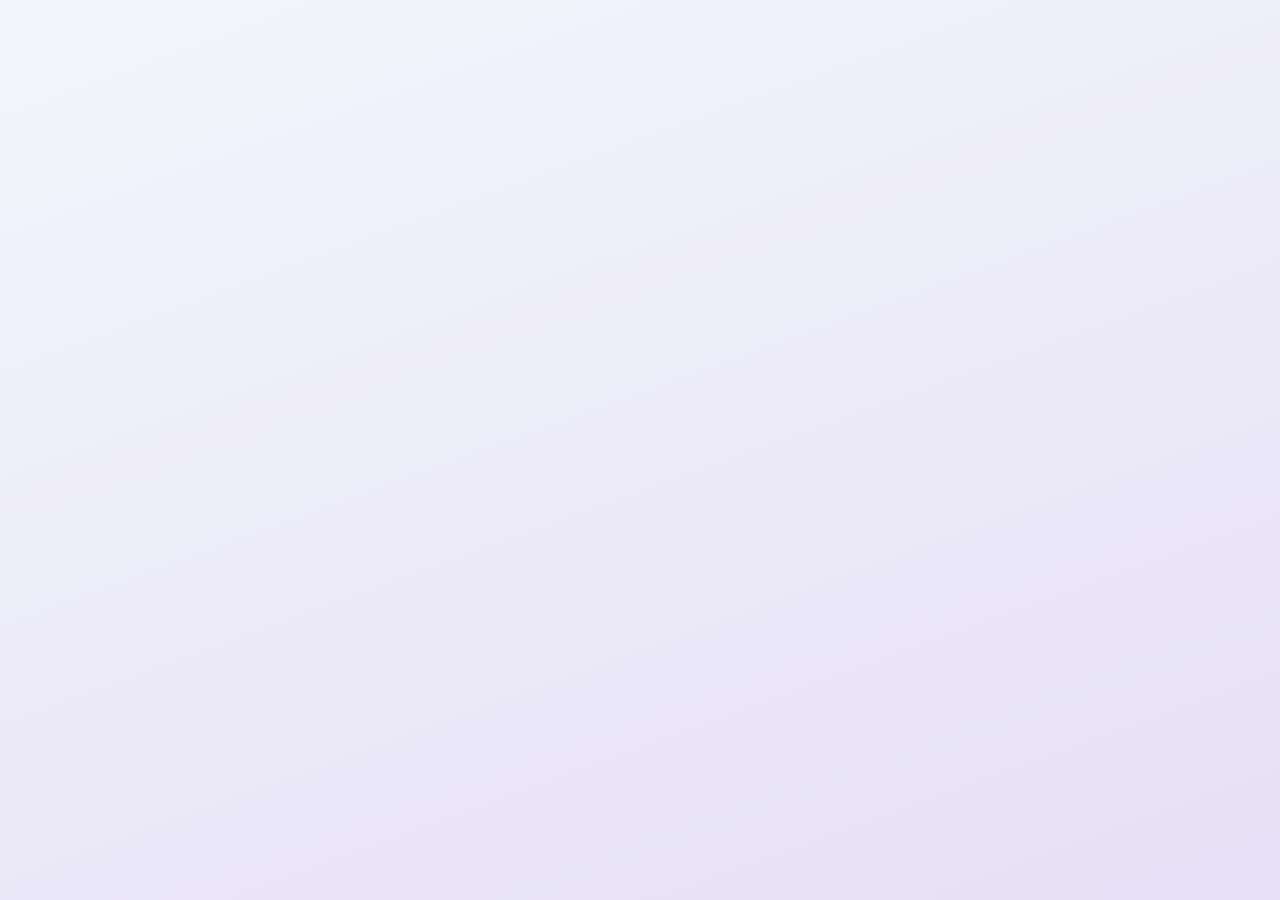
<file: schule/index.html>
<!doctype html>
<html lang="de">
<head>
<meta charset="utf-8">
<meta name="viewport" content="width=device-width,initial-scale=1">
<meta name="robots" content="noindex,nofollow">
<title></title>
<link rel="stylesheet" href="../style.css">
<style>.app .sub{margin-top:-6px;font-size:12px;line-height:1.2;color:var(--mut);text-align:center;max-width:110px}</style>
<script>try{if(sessionStorage.getItem("schule-pw")!=="1")document.documentElement.classList.add("gesperrt")}catch(e){document.documentElement.classList.add("gesperrt")}</script>
<style>
html.gesperrt body>*:not(#pw){display:none!important}
html:not(.gesperrt) #pw{display:none}
#pw{min-height:100vh;display:flex;align-items:center;justify-content:center;padding:16px}
#pw-f{width:min(300px,100%);display:flex;flex-direction:column;gap:12px;align-items:center;padding:24px;border:1px solid var(--edge);border-radius:20px;background:var(--field);backdrop-filter:blur(8px)}
#pw-f.nein{animation:wackel .4s}
@keyframes wackel{0%,100%{transform:none}25%{transform:translateX(-7px)}75%{transform:translateX(7px)}}
#pw-i{width:100%;padding:12px 14px;border:1px solid var(--edge);border-radius:12px;background:var(--field);color:var(--ink);font:inherit;font-size:20px;text-align:center;letter-spacing:.1em}
#pw-i:focus{outline:2px solid hsl(var(--h) 70% 52%);outline-offset:1px}
#pw-f button{width:100%;padding:12px;border:0;border-radius:12px;background:hsl(var(--h) 70% 52%);color:#fff;font:inherit;font-weight:700;cursor:pointer}
</style>
</head>
<body>
<div id="pw"><form id="pw-f" autocomplete="off"><div style="font-size:36px">🔒</div><input id="pw-i" type="password" autocapitalize="characters" autocorrect="off" spellcheck="false" aria-label="Passwort"><button>öffnen</button></form></div>
<script>
(function(){
const H=s=>{let h=7;for(let i=0;i<s.length;i++)h=(Math.imul(h,31)+s.charCodeAt(i))>>>0;return h};
const f=document.getElementById("pw-f"),i=document.getElementById("pw-i");
if(document.documentElement.classList.contains("gesperrt"))setTimeout(()=>i.focus(),60);
f.addEventListener("submit",e=>{
  e.preventDefault();
  if(H(i.value.trim().toUpperCase())===267398970){
    try{sessionStorage.setItem("schule-pw","1")}catch(x){}
    document.documentElement.classList.remove("gesperrt");
  }else{
    i.value="";f.classList.remove("nein");void f.offsetWidth;f.classList.add("nein");
  }
});
})();
</script>
<main>
<h1 id="h"></h1>
<input id="q" type="search" placeholder="Suchen …" autocomplete="off">
<div id="grid" class="grid"><a class="app" href="../plus-hack/" title="Geschickt addieren (Kl. 5)">
<span class="ico" style="--h:246">P</span>
<span class="lbl">Plus-Hack</span>
<span class="sub">Geschickt addieren (Kl. 5)</span></a><a class="app" href="pythagoras-quadrate.html" title="Pythagoras, Kl. 9">
<span class="ico" style="--h:206">Q</span>
<span class="lbl">Quadrate am Dreieck</span>
<span class="sub">Pythagoras, Kl. 9</span></a></div>
<p id="msg"></p>
</main>
<script src="../app.js"></script>
</body>
</html>
</file>
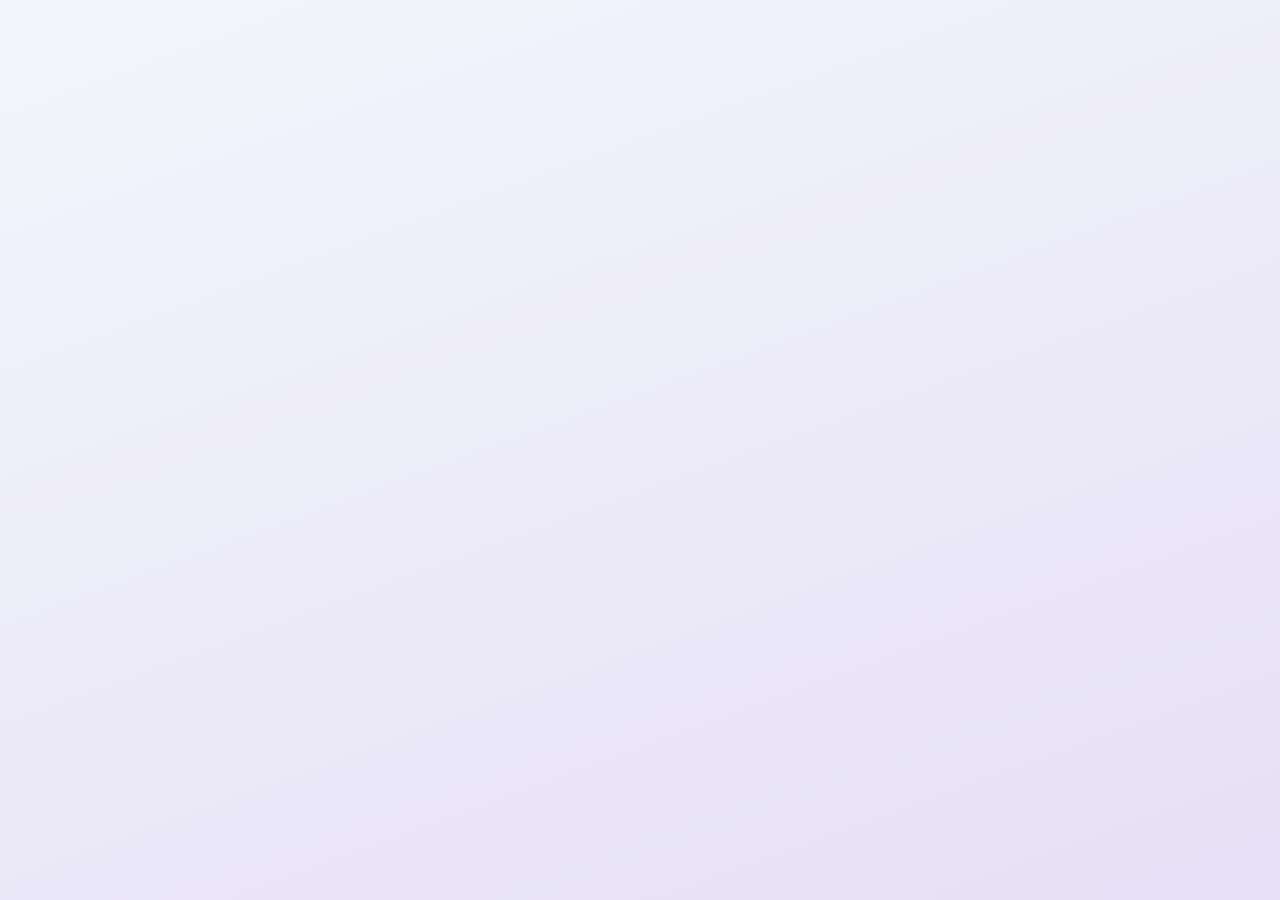
<file: zfsl/index.html>
<!doctype html>
<html lang="de">
<head>
<meta charset="utf-8">
<meta name="viewport" content="width=device-width,initial-scale=1">
<meta name="robots" content="noindex,nofollow">
<title></title>
<link rel="stylesheet" href="../style.css">
<style>.fixed{margin-bottom:28px}.fixed~#msg{display:none}.fixed .lbl{-webkit-hyphens:auto;hyphens:auto}</style>
</head>
<body>
<main>
<h1 id="h"></h1>
<input id="q" type="search" placeholder="Suchen …" autocomplete="off">
<div class="grid fixed">
<a class="app" href="../reisekosten/reisekosten.zip" download title="Dienstfahrten erfassen und den Antrag auf Fahrtkostenerstattung druckfertig erzeugen. Läuft offline, alle Daten bleiben auf dem eigenen Gerät.">
<span class="ico" style="--h:172">R</span>
<span class="lbl">Reisekostenerfassung</span></a>
</div>
<div id="grid" class="grid"></div>
<p id="msg"></p>
</main>
<script src="../app.js"></script>
</body>
</html>
</file>
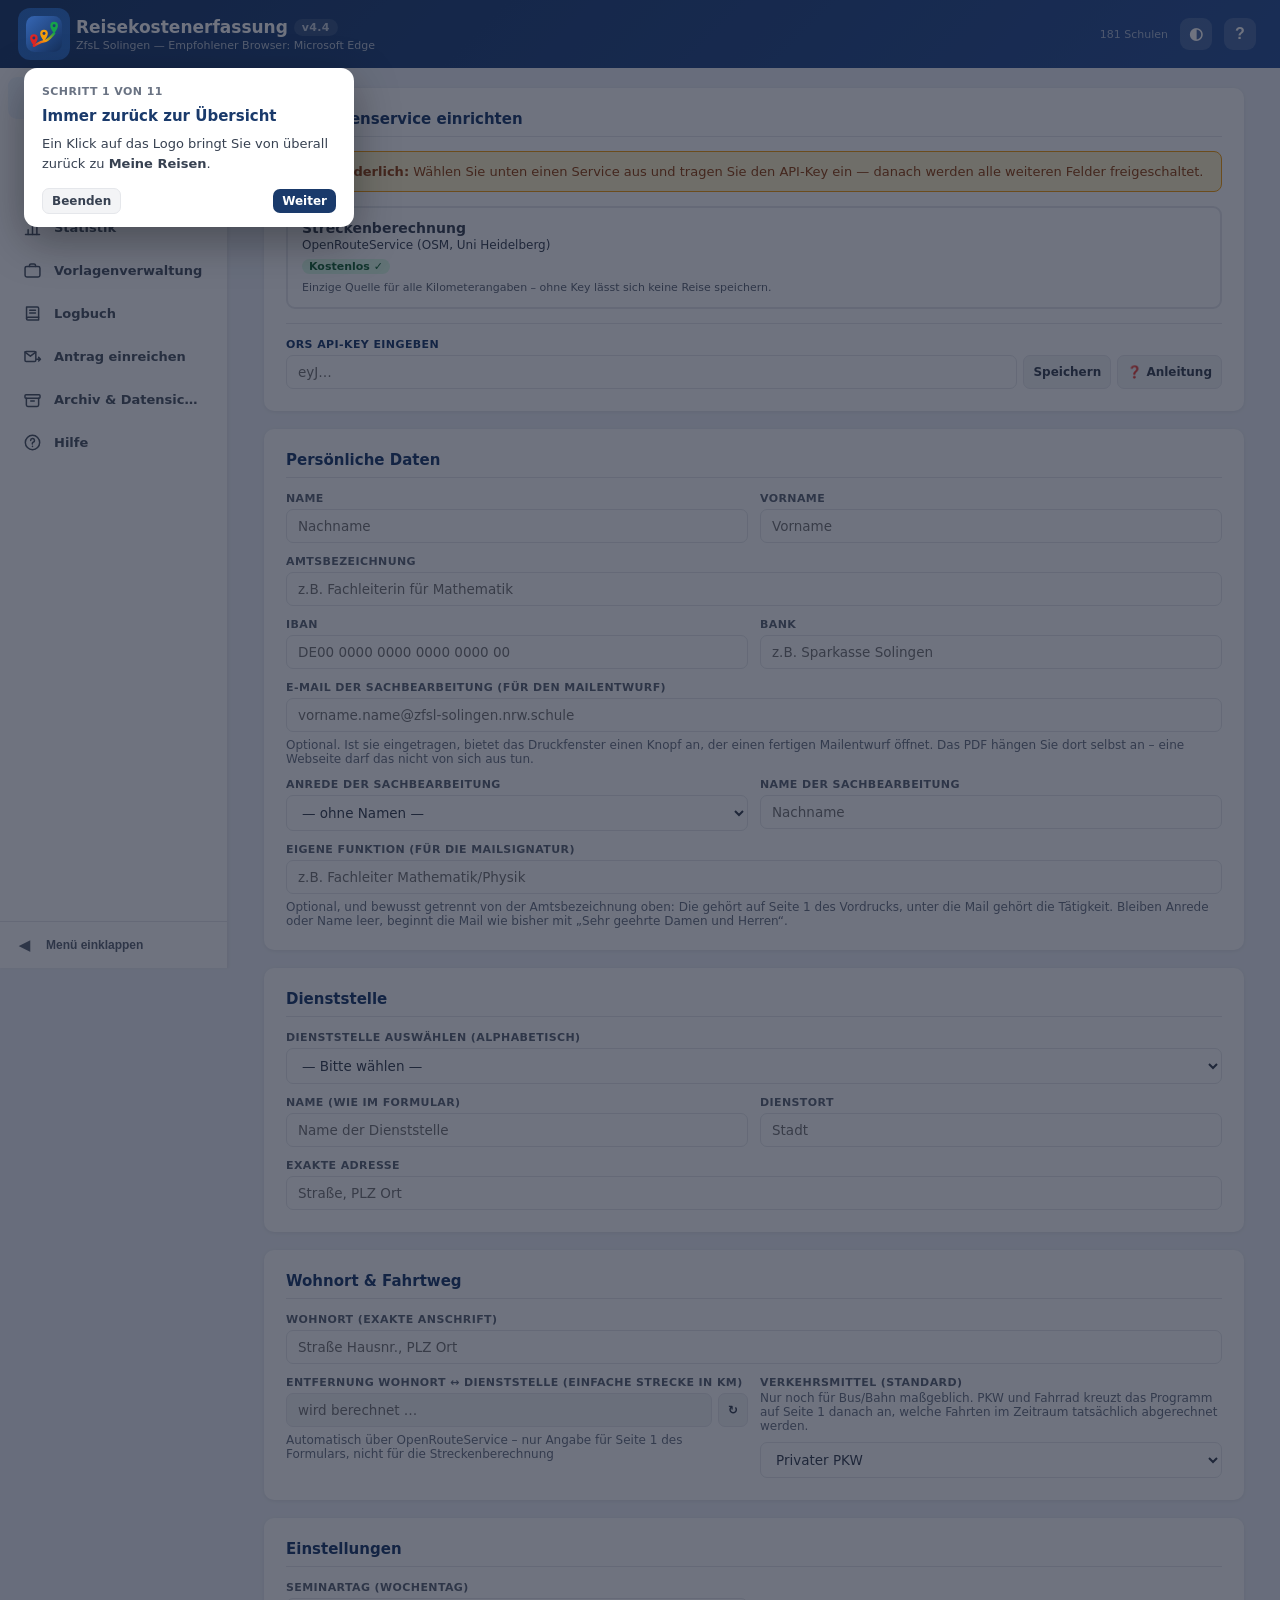
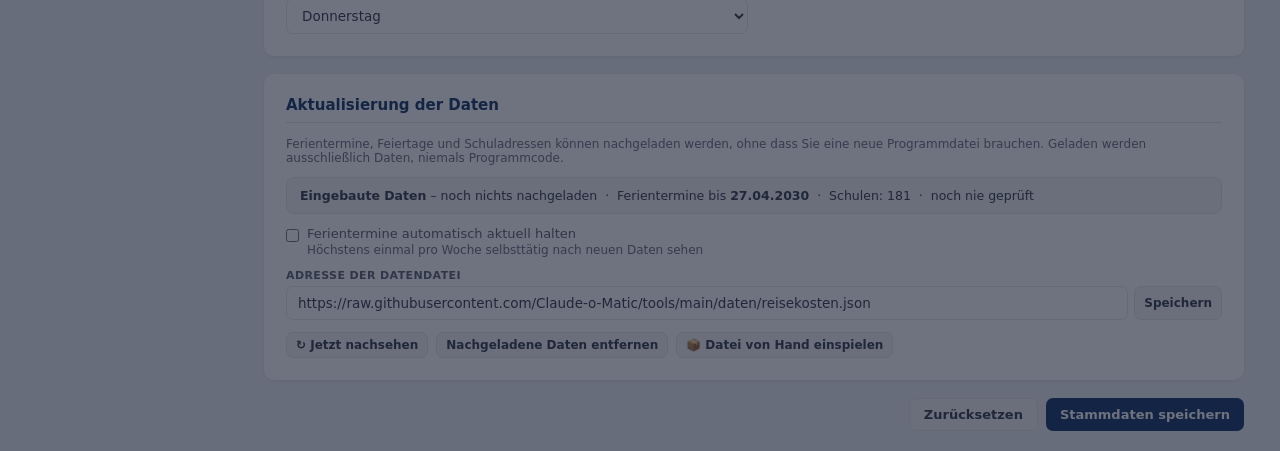
<file: reisekosten/reisekosten.html>
<!DOCTYPE html>
<html lang="de">
<head>
<meta charset="UTF-8">
<meta name="viewport" content="width=device-width,initial-scale=1">
<link rel="icon" href="data:image/svg+xml,%3Csvg xmlns='http://www.w3.org/2000/svg' viewBox='0 0 64 64'%3E%3Crect width='64' height='64' rx='14' fill='%232a5298'/%3E%3Cpath d='M14 50 C22 47 25 42 32 41 C40 40 44 33 50 28' fill='none' stroke='%23F8C471' stroke-width='6' stroke-linecap='round'/%3E%3Ccircle cx='14' cy='50' r='7.5' fill='%23DC2626'/%3E%3Ccircle cx='32' cy='41' r='7.5' fill='%23F59E0B'/%3E%3Ccircle cx='50' cy='28' r='7.5' fill='%2316A34A'/%3E%3C/svg%3E">
<title>Reisekostenverwaltung &#8211; ZfsL Solingen</title>
<style>
/* ══ Bewegung. Wer im System „weniger Bewegung“ eingestellt hat, bekommt keine. ══ */
@media (prefers-reduced-motion:no-preference){
  .tab.on{animation:tabEin .30s cubic-bezier(.34,1.2,.5,1)}
  @keyframes tabEin{from{opacity:0;transform:translateY(9px)}to{opacity:1;transform:none}}
  .rt tbody tr{animation:zeileEin .30s cubic-bezier(.34,1.2,.5,1) backwards}
  .rt tbody tr:nth-child(1){animation-delay:15ms}.rt tbody tr:nth-child(2){animation-delay:35ms}
  .rt tbody tr:nth-child(3){animation-delay:55ms}.rt tbody tr:nth-child(4){animation-delay:75ms}
  .rt tbody tr:nth-child(5){animation-delay:95ms}.rt tbody tr:nth-child(6){animation-delay:115ms}
  .rt tbody tr:nth-child(7){animation-delay:135ms}.rt tbody tr:nth-child(8){animation-delay:155ms}
  .rt tbody tr:nth-child(9){animation-delay:175ms}.rt tbody tr:nth-child(n+10){animation-delay:190ms}
  @keyframes zeileEin{from{opacity:0;transform:translateY(7px)}to{opacity:1;transform:none}}
  .btn:active{transform:scale(.96)}
  .hw{transition:transform .2s cubic-bezier(.34,1.3,.5,1)}
  .hw:hover{transform:scale(1.32) rotate(-7deg)}
  .nt{transition:background .14s,color .14s,transform .14s cubic-bezier(.34,1.3,.5,1)}
  .nt:hover:not(.on){transform:translateX(3px)}
  .card{transition:box-shadow .18s}
  .balken-auf{animation:balkenAuf .55s cubic-bezier(.34,1.15,.5,1) backwards;transform-origin:bottom}
  @keyframes balkenAuf{from{transform:scaleY(.02);opacity:.4}to{transform:none;opacity:1}}
}
/* ══ Farbwerte. Hell ist die Grundlage, Dunkel schaltet sie um. ══ */
:root{
  --bg:#eef1f7;
  --fl:#ffffff;
  --fl2:#f3f4f6;
  --hov:#f8f9ff;
  --lin:#e5e7eb;
  --tx:#374151;
  --tx2:#4b5563;
  --tx3:#5d6675;
  --tx4:#6a7383;
  --tx5:#8b94a3;
  --ak:#1a3a6b;
  --ak2:#2a5298;
  --akD:#122d54;
  --akTx:#1a3a6b;
  --akW:#eff6ff;
  --akLin:#60a5fa;
  --akLin2:#bfdbfe;
  --kopf1:#1a3a6b;
  --kopf2:#2a5298;
  --ok:#059669;
  --okD:#047857;
  --okTx:#166534;
  --okBg:#dcfce7;
  --okLin:#bbf7d0;
  --wr:#d97706;
  --wrD:#b45309;
  --wrTx:#92400e;
  --wrBg:#fef3c7;
  --wrLin:#f59e0b;
  --wrLin2:#fde68a;
  --er:#dc2626;
  --erD:#b91c1c;
  --erTx:#991b1b;
  --erBg:#fee2e2;
  --erLin:#fecaca;
  --viTx:#9d174d;
  --viBg:#fce7f3;
  color-scheme:light;
}
@media (prefers-color-scheme:dark){
  :root:not([data-thema="hell"]){
    --bg:#141922;
    --fl:#1c232e;
    --fl2:#232b37;
    --hov:#26303d;
    --lin:#2f3a49;
    --tx:#e6ecf5;
    --tx2:#c0cbdb;
    --tx3:#9aa7ba;
    --tx4:#8c99ab;
    --tx5:#7b8798;
    --ak:#3b6fc4;
    --ak2:#4b80d4;
    --akD:#2f5ca8;
    --akTx:#8fb6f5;
    --akW:#22304a;
    --akLin:#3f5f90;
    --akLin2:#35507a;
    --kopf1:#16233b;
    --kopf2:#1d3457;
    --ok:#2f9e6b;
    --okD:#248255;
    --okTx:#6ee7a8;
    --okBg:#16301f;
    --okLin:#2a5c3f;
    --wr:#b97309;
    --wrD:#99610a;
    --wrTx:#f5b942;
    --wrBg:#352a10;
    --wrLin:#8a6514;
    --wrLin2:#5e4a16;
    --er:#c53535;
    --erD:#a32626;
    --erTx:#f98080;
    --erBg:#3a1d1d;
    --erLin:#6b2d2d;
    --viTx:#f2a0cd;
    --viBg:#371330;
    color-scheme:dark;
  }
}
:root[data-thema="dunkel"]{
  --bg:#141922;
  --fl:#1c232e;
  --fl2:#232b37;
  --hov:#26303d;
  --lin:#2f3a49;
  --tx:#e6ecf5;
  --tx2:#c0cbdb;
  --tx3:#9aa7ba;
  --tx4:#8c99ab;
  --tx5:#7b8798;
  --ak:#3b6fc4;
  --ak2:#4b80d4;
  --akD:#2f5ca8;
  --akTx:#8fb6f5;
  --akW:#22304a;
  --akLin:#3f5f90;
  --akLin2:#35507a;
  --kopf1:#16233b;
  --kopf2:#1d3457;
  --ok:#2f9e6b;
  --okD:#248255;
  --okTx:#6ee7a8;
  --okBg:#16301f;
  --okLin:#2a5c3f;
  --wr:#b97309;
  --wrD:#99610a;
  --wrTx:#f5b942;
  --wrBg:#352a10;
  --wrLin:#8a6514;
  --wrLin2:#5e4a16;
  --er:#c53535;
  --erD:#a32626;
  --erTx:#f98080;
  --erBg:#3a1d1d;
  --erLin:#6b2d2d;
  --viTx:#f2a0cd;
  --viBg:#371330;
  color-scheme:dark;
}
html{background:var(--bg,#eef1f7)}
*{box-sizing:border-box;margin:0;padding:0}
body{font-family:system-ui,-apple-system,sans-serif;font-size:14px;background:var(--bg,#eef1f7);color:var(--tx,#1a1a2e)}
.hd{background:linear-gradient(135deg,var(--kopf1,#1a3a6b),var(--kopf2,#2a5298));color:#fff;padding:14px 24px;display:flex;align-items:center;justify-content:space-between}
.hd h1{font-size:17px;font-weight:700}.hd sub{font-size:11px;opacity:.7;display:block;margin-top:2px}
.hd{gap:12px}
.hd-logo{display:flex;align-items:center;flex:0 0 auto;text-decoration:none;border-radius:11px;padding:2px;transition:transform .12s}
.hd-logo:hover{transform:scale(1.07)}
.hd-btn{background:rgba(255,255,255,.16);border:none;color:#fff;cursor:pointer;border-radius:9px;width:32px;height:32px;font-size:16px;font-weight:700;line-height:1;flex:0 0 auto}
.hd-btn:hover{background:rgba(255,255,255,.32)}
#sb-burger{display:none}
.shell{display:flex;align-items:flex-start}
.sb{flex:0 0 228px;width:228px;background:var(--fl,#fff);border-right:1px solid var(--lin,#dde4f0);box-shadow:1px 0 3px rgba(0,0,0,.05);position:sticky;top:0;height:100vh;display:flex;flex-direction:column;z-index:60;transition:flex-basis .16s,width .16s}
body.sb-min .sb{flex-basis:58px;width:58px}
.sb-list{flex:1;overflow-y:auto;padding:8px 0}
.nt{display:flex;align-items:center;gap:11px;padding:10px 13px;margin:1px 8px;border-radius:9px;cursor:pointer;font-weight:600;font-size:13px;color:var(--tx2,#4b5563);white-space:nowrap;overflow:hidden;transition:background .12s,color .12s}
.nt:hover:not(.on){background:var(--hov,#f1f5fb);color:var(--akTx,#1a3a6b)}
.nt:focus-visible,.sb-tog:focus-visible,.hd-btn:focus-visible,.hd-logo:focus-visible,.btn:focus-visible,.bi:focus-visible,.ubnr-btn:focus-visible{outline:2.5px solid var(--akLin,#60a5fa);outline-offset:2px}
.nt.on{background:var(--akW,#e8eefb);color:var(--akTx,#1a3a6b)}
.nt .ni{flex:0 0 22px;height:22px;display:flex;align-items:center;justify-content:center}
.nt .ni svg{width:21px;height:21px;display:block}
.sb-tog .ni{flex:0 0 22px;font-size:14px;text-align:center}
.nt .nl{flex:1;overflow:hidden;text-overflow:ellipsis}
body.sb-min .nt .nl,body.sb-min .sb-tog span{display:none}
body.sb-min .nt{justify-content:center;padding:10px 0;margin:1px 6px}
.nb{background:var(--ak,#1a3a6b);color:#fff;border-radius:10px;padding:1px 6px;font-size:10px}
.nb.warn{background:var(--er,#dc2626)}
#tour{position:fixed;inset:0;z-index:9500}
#tour-spot{position:absolute;border-radius:12px;box-shadow:0 0 0 9999px rgba(15,23,42,.60);transition:top .22s,left .22s,width .22s,height .22s;pointer-events:none}
#tour-box{position:absolute;width:330px;max-width:calc(100vw - 20px);background:var(--fl,#fff);border-radius:13px;box-shadow:0 14px 44px rgba(0,0,0,.34);padding:15px 18px 13px;font-size:13px;line-height:1.6;color:var(--tx,#374151);transition:top .22s,left .22s}
#tour-step{font-size:11px;font-weight:700;letter-spacing:.4px;color:var(--tx4,#9ca3af);text-transform:uppercase}
#tour-title{font-size:15px;font-weight:800;color:var(--akTx,#1a3a6b);margin:3px 0 6px}
#tour-nav{display:flex;align-items:center;gap:8px;margin-top:13px}
.rsuche{position:relative;display:inline-flex;align-items:center}
.rsuche input{width:188px;padding:6px 26px 6px 10px;border:1.5px solid var(--lin,#d1d5db);border-radius:7px;font-size:12px;font-weight:600;background:var(--fl,#fff);color:var(--tx,#374151)}
.rsuche input::-webkit-search-cancel-button{display:none}
.rsuche button{position:absolute;right:4px;background:none;border:none;cursor:pointer;color:var(--tx4,#9ca3af);font-size:13px;line-height:1;padding:3px;border-radius:4px;display:none}
.rsuche button:hover{color:var(--tx,#374151);background:var(--fl2,#f3f4f6)}
.rsuche.hat button{display:block}
.hw{display:inline-block;margin-left:4px;font-size:12px;cursor:help;vertical-align:middle;line-height:1}
.selbar{display:none;align-items:center;gap:10px;flex-wrap:wrap;background:var(--ak,#1a3a6b);color:#fff;border-radius:9px;padding:9px 14px;margin-bottom:10px;font-size:13px;font-weight:600}
.selbar.on{display:flex}
.selbar .btn{margin:0}
.rt td.cb,.rt th.cb{width:34px;text-align:center;padding-left:10px;padding-right:0}
.rt input[type=checkbox]{width:15px;height:15px;accent-color:var(--ak,#1a3a6b);cursor:pointer;margin:0}
.tr-row td{font-size:12.5px}
.sb-foot{border-top:1px solid var(--lin,#eef2f8);padding:7px 9px}
.sb-tog{display:flex;align-items:center;gap:11px;width:100%;background:none;border:none;cursor:pointer;color:var(--tx3,#6b7280);font-size:12px;font-weight:600;padding:8px 4px;border-radius:8px}
.sb-tog:hover{background:var(--hov,#f1f5fb);color:var(--akTx,#1a3a6b)}
.sb-tog .ni{flex:0 0 22px;font-size:14px;text-align:center}
#sb-ov{display:none;position:fixed;inset:0;background:rgba(15,23,42,.45);z-index:310}
#sb-ov.on{display:block}
.main{flex:1;min-width:0;max-width:1020px;margin:0 auto;padding:20px}
@media(max-width:900px){
  #sb-burger{display:block}
  .sb{position:fixed;top:0;left:0;bottom:0;height:100%;flex-basis:0;width:252px;transform:translateX(-100%);transition:transform .2s;z-index:320}
  .sb.open{transform:none}
  body.sb-min .sb{width:252px;flex-basis:0}
  body.sb-min .nt .nl{display:block}
  body.sb-min .nt{justify-content:flex-start;padding:10px 13px;margin:1px 8px}
  .sb-foot{display:none}
}
.tab{display:none}.tab.on{display:block}
.card{background:var(--fl,#fff);border-radius:10px;padding:22px;margin-bottom:18px;box-shadow:0 1px 4px rgba(0,0,0,.08);position:relative}
.card h2{font-size:15px;font-weight:700;color:var(--akTx,#1a3a6b);margin-bottom:14px;padding-bottom:8px;border-bottom:1px solid var(--lin,#e5e7eb)}
.card h3{font-size:13px;font-weight:700;color:var(--tx,#374151);margin-bottom:10px}
.fg{display:flex;flex-direction:column;gap:4px}
.g2{display:grid;grid-template-columns:1fr 1fr;gap:12px}
.g3{display:grid;grid-template-columns:1fr 1fr 1fr;gap:12px}
.g21{display:grid;grid-template-columns:2fr 1fr;gap:12px}
.full{grid-column:1/-1}
label{font-size:11px;font-weight:700;color:var(--tx3,#6b7280);text-transform:uppercase;letter-spacing:.4px}
input,select,textarea{padding:8px 11px;border:1.5px solid var(--lin,#d1d5db);border-radius:7px;font-size:13.5px;font-family:inherit;width:100%;background:var(--fl,#fff);transition:border .15s}
input,select,textarea{background:var(--fl,#fff);color:var(--tx,#374151)}
option{background:var(--fl,#fff);color:var(--tx,#374151)}
input:focus,select:focus{outline:none;border-color:var(--ak,#1a3a6b);box-shadow:0 0 0 3px rgba(26,58,107,.1)}
input[type=checkbox]{width:auto;cursor:pointer}
input[readonly]{background:var(--fl2,#f9fafb);color:var(--tx2,#555)}
/* Buttons */
.btn{padding:8px 14px;border:none;border-radius:7px;font-size:13px;font-family:inherit;cursor:pointer;font-weight:600;transition:all .15s;display:inline-flex;align-items:center;gap:5px;white-space:nowrap}
.bp{background:var(--ak,#1a3a6b);color:#fff}.bp:hover{background:var(--akD,#122d54)}
.bs{background:var(--fl2,#f3f4f6);color:var(--tx,#374151);border:1.5px solid var(--lin,#d1d5db)}.bs:hover{background:var(--lin,#e5e7eb)}
.bd{background:var(--er,#dc2626);color:#fff}.bd:hover{background:var(--erD,#b91c1c)}
/* Zweitrangige Aktionen sind neutral - Farbe bleibt dem Zustand vorbehalten. */
.bg,.bo{background:var(--fl2,#f3f4f6);color:var(--tx,#374151);border:1.5px solid var(--lin,#e5e7eb)}
.bg:hover,.bo:hover{background:var(--hov,#f8f9ff);color:var(--akTx,#1a3a6b);border-color:var(--akLin,#60a5fa)}
.bsm{padding:5px 9px;font-size:12px}
.bi{background:none;border:none;cursor:pointer;color:var(--tx4,#9ca3af);padding:3px 5px;font-size:14px;border-radius:4px;display:inline-flex;align-items:center}
.bi:hover{color:var(--tx,#374151);background:var(--fl2,#f3f4f6)}
/* Reminder banner */
.banner{background:var(--wrBg,#fef3c7);border:1.5px solid var(--wrLin,#f59e0b);border-radius:8px;padding:12px 16px;margin-bottom:16px;display:flex;align-items:center;justify-content:space-between;gap:12px}
.banner p{font-size:13px;color:var(--wrTx,#78350f);font-weight:600}
/* Reisen table */
.rh{display:flex;justify-content:space-between;align-items:center;margin-bottom:14px;flex-wrap:wrap;gap:8px}
.rt{width:100%;border-collapse:collapse}
.rt th{text-align:left;padding:6px 11px;font-size:11px;font-weight:700;color:var(--tx3,#6b7280);text-transform:uppercase;border-bottom:2px solid var(--lin,#e5e7eb);background:var(--fl2,#f9fafb);white-space:nowrap}
.rt td{padding:5px 11px;border-bottom:1px solid var(--lin,#f3f4f6);vertical-align:middle;font-size:12.5px;font-variant-numeric:tabular-nums}
.rt tr:hover td{background:var(--hov,#f8f9ff)}
.rt tr.arch td{opacity:.65}
.badge{display:inline-block;padding:2px 7px;border-radius:10px;font-size:11px;font-weight:700;white-space:nowrap}
/* Die Art der Fahrt ist eine Angabe, kein Zustand - deshalb ohne eigene Farbe. */
.bub,.bfs,.bks,.bot{background:transparent;color:var(--tx2,#4b5563);box-shadow:inset 0 0 0 1.3px var(--lin,#e5e7eb);border-radius:6px;padding:2px 8px}
.barch{background:var(--fl2,#f3f4f6);color:var(--tx4,#9ca3af);border:1px solid var(--lin,#e5e7eb)}
.emp{text-align:center;padding:40px;color:var(--tx4,#9ca3af)}
/* Archive section */
.arch-toggle{display:flex;align-items:center;gap:10px;padding:12px 0 8px;cursor:pointer;user-select:none;font-weight:700;font-size:13px;color:var(--tx3,#6b7280);border-top:2px dashed var(--lin,#e5e7eb)}
.arch-toggle:hover{color:var(--tx,#374151)}
/* Modal */
.ov{display:none;position:fixed;inset:0;background:rgba(0,0,0,.55);z-index:200;align-items:flex-start;justify-content:center;overflow-y:auto;padding:16px}
.ov.on{display:flex}
.md{background:var(--fl,#fff);border-radius:12px;width:100%;max-width:660px;max-height:94vh;overflow-y:auto;box-shadow:0 25px 60px rgba(0,0,0,.3)}
.mh{padding:12px 20px;border-bottom:1px solid var(--lin,#e5e7eb);display:flex;justify-content:space-between;align-items:center;position:sticky;top:0;background:var(--fl,#fff);z-index:1;border-radius:12px 12px 0 0}
.mh h3{font-size:16px;font-weight:700}
.mb{padding:20px}
.md.weit{max-width:940px}
.mb2{display:grid;grid-template-columns:minmax(0,320px) minmax(0,1fr);gap:0 22px;padding:14px 20px}
.mb2>.sp{min-width:0}
.mb2>.sp+.sp{border-left:1px solid var(--lin,#e5e7eb);padding-left:22px}
.fr{margin-bottom:9px}
.mf-km{display:flex;align-items:center;gap:9px;font-size:12px;font-weight:700;color:var(--tx3,#6b7280);text-transform:uppercase;letter-spacing:.4px;margin-right:4px}
.mf-km input[type=number]{width:96px;padding:6px 9px;font-size:13px;font-weight:700;text-align:right;border:1.5px solid var(--lin,#e5e7eb);border-radius:7px;background:var(--fl2,#f3f4f6);color:var(--tx,#374151);cursor:default}
.mf-km label{display:flex;align-items:center;gap:5px;font-size:12px;font-weight:700;color:var(--tx3,#6b7280);text-transform:uppercase;letter-spacing:.4px;cursor:pointer;white-space:nowrap}
.mf-km input[type=checkbox]{width:15px;height:15px;accent-color:var(--ak,#1a3a6b);cursor:pointer}
#wpcon{max-height:min(44vh,340px);overflow-y:auto}

.mh-sel{font-size:12px;padding:5px 8px;border:1.5px solid var(--lin,#e5e7eb);border-radius:7px;max-width:200px;background:var(--fl,#fff);color:var(--tx,#374151);font-weight:600}
@media(max-width:820px){
  .mb2{grid-template-columns:1fr;gap:0}
  .mb2>.sp+.sp{border-left:none;padding-left:0;border-top:1px solid var(--lin,#e5e7eb);margin-top:14px;padding-top:14px}
}
.mf{padding:10px 20px;border-top:1px solid var(--lin,#e5e7eb);display:flex;justify-content:flex-end;gap:8px;flex-wrap:wrap;position:sticky;bottom:0;background:var(--fl,#fff)}
/* Waypoints */
.wl{display:flex;flex-direction:column;gap:5px}
.wr{display:flex;gap:5px;align-items:center}
.wleg{font-size:11.5px;color:var(--tx3,#6b7280);padding:3px 10px;background:var(--fl2,#f3f4f6);border-radius:5px;display:flex;align-items:center;gap:6px;margin-left:6px}
.wkm{font-weight:700;color:var(--akTx,#1a3a6b)}
.wki{width:65px;padding:2px 6px;font-size:12px;border:1.5px solid var(--lin,#d1d5db);border-radius:5px}
.wtot{font-weight:700;color:var(--akTx,#1a3a6b);text-align:right;margin-top:5px;font-size:13px}
/* Export */
.exp-picker{display:flex;align-items:flex-end;gap:12px;flex-wrap:wrap;margin-bottom:12px}
.exp-preview{background:var(--akW,#f0f9ff);border:1.5px solid var(--akLin2,#bae6fd);border-radius:8px;padding:12px 16px;margin-bottom:12px}
.exp-preview p{font-size:13px;color:var(--akTx,#0369a1)}
.exp-actions{display:flex;gap:8px;flex-wrap:wrap}
.arch-period{border:1.5px solid var(--lin,#e5e7eb);border-radius:8px;padding:12px 16px;margin-bottom:8px;display:flex;justify-content:space-between;align-items:center;gap:12px}
.arch-period:hover{border-color:var(--lin,#d1d5db);background:var(--fl2,#fafafa)}
.ap-title{font-weight:700;color:var(--tx,#374151);font-size:14px}
.ap-meta{font-size:12px;color:var(--tx4,#9ca3af);margin-top:2px}
/* Templates */
.tmpl{background:var(--fl2,#fafafa);border:1.5px solid var(--lin,#e5e7eb);border-radius:7px;padding:10px 14px;margin-bottom:7px;display:flex;justify-content:space-between;align-items:center;gap:10px}
.tmpl:hover{border-color:var(--lin,#d1d5db)}
.tmpl-name{font-weight:700;font-size:13px}
.tmpl-desc{font-size:12px;color:var(--tx4,#9ca3af)}
.tmpl-grp{font-size:11px;font-weight:800;letter-spacing:.06em;text-transform:uppercase;
  color:var(--akTx,#1a3a6b);margin:14px 0 6px;padding-bottom:4px;
  border-bottom:1px solid var(--lin,#e5e7eb);display:flex;align-items:center;gap:7px}
.tmpl-grp:first-child{margin-top:0}
.tmpl-anz{background:var(--akW,#eff6ff);color:var(--akTx,#1a3a6b);border-radius:9px;
  padding:1px 7px;font-size:10px;font-weight:800;letter-spacing:0}
.tmpl-auto{background:var(--fl2,#f3f4f6);color:var(--tx3,#6b7280);border-radius:5px;
  padding:1px 6px;font-size:10px;font-weight:700;letter-spacing:.03em;
  text-transform:uppercase;vertical-align:1px}
/* Backup */
.backup-row{display:flex;gap:10px;align-items:center;flex-wrap:wrap}
/* Notifications */
.notif{padding:10px 14px;border-radius:7px;margin-bottom:12px;font-size:13px;display:none}
.notif.on{display:block}
.n-ok{background:var(--okBg,#dcfce7);color:var(--okTx,#166534);border:1px solid var(--okLin,#bbf7d0)}
.n-err{background:var(--erBg,#fee2e2);color:var(--erTx,#991b1b);border:1px solid var(--erLin,#fecaca)}
.n-warn{background:var(--wrBg,#fef3c7);color:var(--wrTx,#92400e);border:1px solid var(--wrLin2,#fde68a)}
.sep{border:none;border-top:1px solid var(--lin,#e5e7eb);margin:16px 0}
.hint{font-size:12px;color:var(--tx4,#9ca3af);margin-top:2px}
.inline-row{display:flex;align-items:center;gap:8px;flex-wrap:wrap}
/* Quick period chips */
.pchip{display:inline-flex;padding:4px 10px;background:var(--akW,#eff6ff);border:1.5px solid var(--akLin2,#bfdbfe);border-radius:20px;font-size:12px;font-weight:600;color:var(--akTx,#1e40af);cursor:pointer;transition:all .15s}
.pchip:hover{background:var(--akW,#dbeafe)}
.ubnr-btn{width:30px;height:30px;border-radius:6px;border:1.5px solid var(--lin,#d1d5db);font-size:13px;font-weight:700;cursor:pointer;background:var(--fl2,#f3f4f6);color:var(--tx,#374151);transition:all .15s}
.ubnr-btn:hover{border-color:var(--ak,#1a3a6b);color:var(--akTx,#1a3a6b)}
.ubnr-btn.sel{background:var(--ak,#1a3a6b);color:#fff;border-color:var(--ak,#1a3a6b)}
#sig-canvas{touch-action:none;display:block;width:100%;height:auto;aspect-ratio:3/1;
  border:2px dashed var(--lin,#cbd5e1);border-radius:9px;background:var(--fl,#fff);cursor:crosshair}
#sig-canvas.ink{border-style:solid;border-color:var(--ak,#1a3a6b)}
.sig-line{position:relative}
.sig-line:after{content:'';position:absolute;left:8%;right:8%;bottom:22%;border-bottom:1.5px solid var(--lin,#e2e8f0);pointer-events:none}
.sort-th{cursor:pointer;user-select:none}.sort-th:hover{background:var(--bg,#eef1f7)}
.sort-th .si{font-size:10px;margin-left:3px;opacity:.5}.sort-th.act .si{opacity:1}
@media(max-width:600px){.g2,.g3,.g21{grid-template-columns:1fr}.rt th:nth-child(n+4),.rt td:nth-child(n+4){display:none}}
@media(max-width:860px){.nav{overflow-x:auto;-webkit-overflow-scrolling:touch}.nt{white-space:nowrap}}
</style>
<script>try{var _t=localStorage.getItem('rk_thema_v1');if(_t&&_t!=='auto')document.documentElement.setAttribute('data-thema',_t);}catch(e){}</script>
</head>
<body>

<div class="hd">
  <button class="hd-btn" id="sb-burger" type="button" onclick="sbMobile()" title="Men&#252; anzeigen" aria-label="Men&#252; anzeigen">&#9776;</button>
  <a class="hd-logo" href="#" id="hd-logo" onclick="showTab('re');return false" title="Zur&#252;ck zu &#8222;Meine Reisen&#8220;"><svg viewBox="0 0 64 64" width="36" height="36" role="img" aria-label="Reisekostenverwaltung"><defs><linearGradient id="lgT" x1="0" y1="0" x2="1" y2="1"><stop offset="0" stop-color="#3566b4"/><stop offset="1" stop-color="#15305c"/></linearGradient><linearGradient id="lgR" x1="0" y1="1" x2="1" y2="0"><stop offset="0" stop-color="#DC2626"/><stop offset=".5" stop-color="#F59E0B"/><stop offset="1" stop-color="#16A34A"/></linearGradient></defs><rect width="64" height="64" rx="15" fill="url(#lgT)"/><path d="M14 53 C20 50 25.5 45.6 32 45 C39 44.4 44.5 37 50 31" fill="none" stroke="url(#lgR)" stroke-width="4.4" stroke-linecap="round"/><path d="M14 53 C14 53 7.2 44.4 7.2 39.2 A6.8 6.8 0 1 1 20.8 39.2 C20.8 44.4 14 53 14 53 Z" fill="#DC2626"/><circle cx="14" cy="39.2" r="2.6" fill="#1e3c72"/><path d="M32 45 C32 45 25.2 36.4 25.2 31.2 A6.8 6.8 0 1 1 38.8 31.2 C38.8 36.4 32 45 32 45 Z" fill="#F59E0B"/><circle cx="32" cy="31.2" r="2.6" fill="#1e3c72"/><path d="M50 31 C50 31 43.2 22.4 43.2 17.2 A6.8 6.8 0 1 1 56.8 17.2 C56.8 22.4 50 31 50 31 Z" fill="#16A34A"/><circle cx="50" cy="17.2" r="2.6" fill="#1e3c72"/></svg></a>
  <div style="min-width:0">
    <h1>Reisekostenerfassung <span style="font-size:11px;font-weight:600;opacity:.75;background:rgba(255,255,255,.15);padding:2px 8px;border-radius:20px;vertical-align:middle;letter-spacing:.3px" id="app-ver">v4.4</span></h1>
    <sub>ZfsL Solingen &mdash; Empfohlener Browser: Microsoft&#160;Edge</sub>
  </div>
  <div style="flex:1"></div>
  <div style="font-size:11px;opacity:.6;text-align:right" id="dhint"></div>
  <button class="hd-btn" id="hd-thema" type="button" onclick="themaWeiter()">&#9680;</button>
  <button class="hd-btn" id="hd-help" type="button" onclick="hilfeWahl()" title="Hilfe zu dieser Ansicht" aria-label="Hilfe zu dieser Ansicht">?</button>
</div>

<div id="sb-ov" onclick="sbMobile(false)"></div>
<div class="shell">
<aside class="sb" id="sb">
  <div class="sb-list">
    <div role="button" tabindex="0" class="nt on" id="nb-st" onclick="showTab('st')" title="Stammdaten"><span class="ni"><svg viewBox="0 0 24 24" aria-hidden="true"><g fill="none" stroke="currentColor" stroke-width="1.7" stroke-linecap="round" stroke-linejoin="round"><circle cx="12" cy="8" r="3.4"/><path d="M4.8 20c0-3.4 3.2-5.6 7.2-5.6s7.2 2.2 7.2 5.6"/></g></svg></span><span class="nl">Stammdaten</span></div>
    <div role="button" tabindex="0" class="nt" id="nb-sc" onclick="showTab('sc')" title="Ausbildungsschulen"><span class="ni"><svg viewBox="0 0 24 24" aria-hidden="true"><g fill="none" stroke="currentColor" stroke-width="1.7" stroke-linecap="round" stroke-linejoin="round"><path d="M4 20V10l8-5 8 5v10"/><path d="M9.5 20v-5h5v5"/><path d="M12 5V2.6"/></g></svg></span><span class="nl">Ausbildungsschulen</span></div>
    <div role="button" tabindex="0" class="nt" id="nb-re" onclick="showTab('re')" title="Meine Reisen"><span class="ni"><svg viewBox="0 0 24 24" aria-hidden="true"><g fill="none" stroke="currentColor" stroke-width="1.7" stroke-linecap="round" stroke-linejoin="round"><path d="M3.6 16.4v-3l1.8-4.1A2 2 0 0 1 7.2 8h9.6a2 2 0 0 1 1.8 1.3l1.8 4.1v3"/><path d="M3.6 13.4h16.8"/><circle cx="7.6" cy="16.7" r="1.5"/><circle cx="16.4" cy="16.7" r="1.5"/></g></svg></span><span class="nl">Meine Reisen <span class="nb" id="rcnt">0</span></span></div>
    <div role="button" tabindex="0" class="nt" id="nb-sa" onclick="showTab('sa')" title="Statistik"><span class="ni"><svg viewBox="0 0 24 24" aria-hidden="true"><g fill="none" stroke="currentColor" stroke-width="1.7" stroke-linecap="round" stroke-linejoin="round"><path d="M4 20h16"/><path d="M7 20v-5.5"/><path d="M12 20V7.5"/><path d="M17 20v-9"/></g></svg></span><span class="nl">Statistik</span></div>
    <div role="button" tabindex="0" class="nt" id="nb-vw" onclick="showTab('vw')" title="Vorlagenverwaltung"><span class="ni"><svg viewBox="0 0 24 24" aria-hidden="true"><g fill="none" stroke="currentColor" stroke-width="1.7" stroke-linecap="round" stroke-linejoin="round"><rect x="3.5" y="7.5" width="17" height="12" rx="2"/><path d="M8.6 7.5V6.1A1.6 1.6 0 0 1 10.2 4.5h3.6a1.6 1.6 0 0 1 1.6 1.6v1.4"/></g></svg></span><span class="nl">Vorlagenverwaltung</span></div>
    <div role="button" tabindex="0" class="nt" id="nb-lb" onclick="showTab('lb')" title="Logbuch"><span class="ni"><svg viewBox="0 0 24 24" aria-hidden="true"><g fill="none" stroke="currentColor" stroke-width="1.7" stroke-linecap="round" stroke-linejoin="round"><path d="M5.2 4.6h12.3a1.5 1.5 0 0 1 1.5 1.5v13.3H6.7a1.5 1.5 0 0 1-1.5-1.5z"/><path d="M5.2 17.9a1.5 1.5 0 0 1 1.5-1.5H19"/><path d="M8.8 8.4h6.6M8.8 11.4h6.6"/></g></svg></span><span class="nl">Logbuch</span></div>
    <div role="button" tabindex="0" class="nt" id="nb-dk" onclick="showTab('dk')" title="Antrag einreichen"><span class="ni"><svg viewBox="0 0 24 24" aria-hidden="true"><g fill="none" stroke="currentColor" stroke-width="1.7" stroke-linecap="round" stroke-linejoin="round"><rect x="3.4" y="6.2" width="12.4" height="11.6" rx="1.5"/><path d="M3.4 6.9 9.6 11.6 15.8 6.9"/><path d="M16.8 15.1h4.3M19 13l2.1 2.1L19 17.2"/></g></svg></span><span class="nl">Antrag einreichen</span></div>
    <div role="button" tabindex="0" class="nt" id="nb-ar" onclick="showTab('ar')" title="Archiv & Datensicherung"><span class="ni"><svg viewBox="0 0 24 24" aria-hidden="true"><g fill="none" stroke="currentColor" stroke-width="1.7" stroke-linecap="round" stroke-linejoin="round"><rect x="3.4" y="6.6" width="17.2" height="4" rx="1.1"/><path d="M5 10.6v7.8A1.6 1.6 0 0 0 6.6 20h10.8a1.6 1.6 0 0 0 1.6-1.6v-7.8"/><path d="M10 13.8h4"/></g></svg></span><span class="nl">Archiv &amp; Datensicherung</span></div>
    <div role="button" tabindex="0" class="nt" id="nb-hi" onclick="showTab('hi')" title="Hilfe"><span class="ni"><svg viewBox="0 0 24 24" aria-hidden="true"><g fill="none" stroke="currentColor" stroke-width="1.7" stroke-linecap="round" stroke-linejoin="round"><circle cx="12" cy="12" r="8.2"/><path d="M9.9 9.7a2.2 2.2 0 1 1 2.8 2.1c-.6.2-.9.7-.9 1.3v.5"/><path d="M12 16.4v.1"/></g></svg></span><span class="nl">Hilfe</span></div>
  </div>
  <div class="sb-foot">
    <button class="sb-tog" type="button" id="sb-tog" onclick="sbToggle()" title="Men&#252; schmaler stellen"><span class="ni">&#9664;</span><span>Men&#252; einklappen</span></button>
  </div>
</aside>

<div class="main">

<div id="data-expiry" class="banner" style="display:none;background:var(--erBg,#fee2e2);border-color:var(--er,#dc2626)">
  <p id="data-expiry-txt" style="color:var(--erTx,#991b1b)"></p>
</div>

<div id="app-update" class="banner" style="display:none;background:var(--okBg,#dcfce7);border-color:var(--ok,#16a34a)">
  <p id="app-update-txt" style="color:var(--okTx,#166534)"></p>
  <button class="btn bs bsm" onclick="appUpdateDismiss()">Sp&#228;ter</button>
</div>

<!-- ══════ STAMMDATEN REISENDE ══════ -->
<div id="t-st" class="tab on">
  <div class="card" id="svc-setup-card">
  <h2>&#128273; Routenservice einrichten</h2>
    <div id="setup-required-msg" style="background:var(--wrBg,#fef3c7);border:1.5px solid var(--wrLin,#f59e0b);border-radius:8px;padding:12px 14px;margin-bottom:14px;font-size:13px;color:var(--wrTx,#92400e)">
      <strong>&#9888; Erforderlich:</strong> W&#228;hlen Sie unten einen Service aus und tragen Sie den API-Key ein &mdash; danach werden alle weiteren Felder freigeschaltet.
    </div>
    <div style="display:grid;grid-template-columns:1fr;gap:10px;margin-bottom:0">
      <div id="card-ors" onclick="selectSvcCard('ors')" style="border:2px solid var(--lin,#e5e7eb);border-radius:9px;padding:12px 14px;cursor:pointer;background:var(--fl,#fff);transition:all .15s">
        <input type="radio" id="r-ors" name="routesvc" value="ors" style="display:none">
        <div style="font-weight:800;font-size:14px;color:var(--tx,#374151);margin-bottom:2px">Streckenberechnung</div>
        <div style="font-size:12px;color:var(--tx,#374151);margin-bottom:5px">OpenRouteService (OSM, Uni Heidelberg)</div>
        <span style="font-size:11px;color:var(--okTx,#059669);font-weight:700;background:var(--okBg,#dcfce7);padding:1px 7px;border-radius:8px">Kostenlos &#10003;</span>
        <p style="font-size:11px;color:var(--tx3,#6b7280);margin:7px 0 0;line-height:1.4">Einzige Quelle f&#252;r alle Kilometerangaben &#8211; ohne Key l&#228;sst sich keine Reise speichern.</p>
      </div>
    </div>
    <div id="svc-ors-section" style="display:block;margin-top:14px;padding-top:14px;border-top:1px solid var(--lin,#e5e7eb)">
      <div class="fg">
        <label style="color:var(--akTx,#1a3a6b);font-weight:700">ORS API-Key eingeben</label>
        <div id="ors-input-row" style="display:flex;gap:6px;flex-wrap:wrap">
          <input id="sd-orskey" type="password" placeholder="eyJ&#8230;" style="flex:1;min-width:180px" autocomplete="off">
          <button class="btn bs bsm" type="button" onclick="saveOrsKey()">Speichern</button>
          <button class="btn bo bsm" type="button" onclick="showOrsAnleitung()">&#10067; Anleitung</button>
        </div>
        <div id="ors-saved-row" style="display:none;align-items:center;gap:8px;flex-wrap:wrap">
          <span class="hint" id="sd-orskey-hint" style="flex:1;margin:0"></span>
          <button class="btn bd bsm" type="button" onclick="forgetOrsKey()">&#128465; Vergessen</button>
          <button class="btn bo bsm" type="button" onclick="showOrsInput()">&#9998; &#196;ndern</button>
          <button class="btn bg bsm" type="button" onclick="testOrsConnection()">&#128268; Verbindung testen</button>
        </div>
        <div id="ors-test-out" style="display:none;margin-top:8px;padding:8px 12px;border-radius:7px;font-size:12px;font-weight:600;border:1.5px solid var(--lin,#e5e7eb)"></div>
      </div>
    </div>
  </div>

  <div id="sd-rest">

  <div class="card">
    <h2>Pers&#246;nliche Daten</h2>
    <div class="g2">
      <div class="fg"><label>Name</label><input id="s-name" placeholder="Nachname"></div>
      <div class="fg"><label>Vorname</label><input id="s-vname" placeholder="Vorname"></div>
      <div class="fg full"><label>Amtsbezeichnung</label><input id="s-amt" placeholder="z.B. Fachleiterin f&#252;r Mathematik"></div>
      <div class="fg"><label>IBAN</label><input id="s-iban" placeholder="DE00 0000 0000 0000 0000 00"></div>
      <div class="fg"><label>Bank</label><input id="s-bank" placeholder="z.B. Sparkasse Solingen"></div>
      <div class="fg full"><label>E-Mail der Sachbearbeitung (f&#252;r den Mailentwurf)</label>
        <input id="s-mail" type="email" placeholder="vorname.name@zfsl-solingen.nrw.schule">
        <p class="hint">Optional. Ist sie eingetragen, bietet das Druckfenster einen Knopf an, der einen fertigen Mailentwurf &#246;ffnet. Das PDF h&#228;ngen Sie dort selbst an &#8211; eine Webseite darf das nicht von sich aus tun.</p></div>
      <div class="fg"><label>Anrede der Sachbearbeitung</label>
        <select id="s-sbanr">
          <option value="">&#8212; ohne Namen &#8212;</option>
          <option value="Liebe">Liebe</option>
          <option value="Lieber">Lieber</option>
          <option value="Sehr geehrte Frau">Sehr geehrte Frau</option>
          <option value="Sehr geehrter Herr">Sehr geehrter Herr</option>
        </select></div>
      <div class="fg"><label>Name der Sachbearbeitung</label>
        <input id="s-sbname" placeholder="Nachname"></div>
      <div class="fg full"><label>Eigene Funktion (f&#252;r die Mailsignatur)</label>
        <input id="s-funktion" placeholder="z.B. Fachleiter Mathematik/Physik">
        <p class="hint">Optional, und bewusst getrennt von der Amtsbezeichnung oben: Die geh&#246;rt auf Seite&#160;1 des Vordrucks, unter die Mail geh&#246;rt die T&#228;tigkeit. Bleiben Anrede oder Name leer, beginnt die Mail wie bisher mit &#8222;Sehr geehrte Damen und Herren&#8220;.</p></div>
    </div>
  </div>

  <div class="card">
    <h2>Dienststelle</h2>
    <div class="g2">
      <div class="fg full">
        <label>Dienststelle ausw&#228;hlen (alphabetisch)</label>
        <select id="s-dsel" onchange="onDstSel(this.value)">
          <option value="">&#8212; Bitte w&#228;hlen &#8212;</option>
        </select>
      </div>
      <div class="fg"><label>Name (wie im Formular)</label><input id="s-dname" placeholder="Name der Dienststelle"></div>
      <div class="fg"><label>Dienstort</label><input id="s-dort" placeholder="Stadt"></div>
      <div class="fg full"><label>Exakte Adresse</label><input id="s-dadr" placeholder="Stra&#223;e, PLZ Ort" onchange="calcEntf(false)"></div>
    </div>
  </div>

  <div class="card">
    <h2>Wohnort &amp; Fahrtweg</h2>
    <div class="g2">
      <div class="fg full"><label>Wohnort (exakte Anschrift)</label><input id="s-wo" placeholder="Stra&#223;e Hausnr., PLZ Ort" onchange="calcEntf(false)"></div>
      <div class="fg"><label>Entfernung Wohnort &#x2194; Dienststelle (einfache Strecke in km)</label>
        <div style="display:flex;gap:6px">
          <input type="number" id="s-entf" min="0" step="0.1" placeholder="wird berechnet &#8230;" readonly style="background:var(--fl2,#f3f4f6);cursor:default">
          <button class="btn bs bsm" type="button" onclick="calcEntf(true)" title="&#220;ber OpenRouteService neu berechnen">&#8635;</button>
        </div>
        <span class="hint">Automatisch &#252;ber OpenRouteService &ndash; nur Angabe f&#252;r Seite&#160;1 des Formulars, nicht f&#252;r die Streckenberechnung</span>
      </div>
      <div class="fg"><label>Verkehrsmittel (Standard)</label>
        <p class="hint" style="margin:-2px 0 5px">Nur noch f&#252;r Bus/Bahn ma&#223;geblich. PKW und Fahrrad kreuzt das Programm auf Seite&#160;1 danach an, welche Fahrten im Zeitraum tats&#228;chlich abgerechnet werden.</p>
        <select id="s-vkm">
          <option value="pkw">Privater PKW</option>
          <option value="busbahn">Bus / Bahn</option>
          <option value="fahrrad">Fahrrad / zweir&#228;driges Kfz</option>
        </select>
      </div>
    </div>
  </div>

  <div class="card">
    <h2>Einstellungen</h2>
    <div class="g2">
      <div class="fg">
        <label>Seminartag (Wochentag)</label>
        <select id="s-semtag">
          <option value="1">Montag</option>
          <option value="2">Dienstag</option>
          <option value="3">Mittwoch</option>
          <option value="4" selected>Donnerstag</option>
          <option value="5">Freitag</option>
        </select>
      </div>
    </div>
  </div>

  <div class="card">
    <h2>Aktualisierung der Daten</h2>
    <p class="hint" style="margin-bottom:12px">
      Ferientermine, Feiertage und Schuladressen k&#246;nnen nachgeladen werden, ohne dass Sie eine neue Programmdatei brauchen.
      Geladen werden ausschlie&#223;lich Daten, niemals Programmcode.
    </p>
    <div id="upd-status" style="background:var(--fl2,#f8fafc);border:1px solid var(--lin,#e2e8f0);border-radius:8px;padding:10px 13px;font-size:12.5px;color:var(--tx,#374151);margin-bottom:12px"></div>
    <div id="upd-note" class="notif n-ok on" style="display:none;margin-bottom:12px"></div>
    <label style="display:flex;align-items:flex-start;gap:8px;font-size:13px;font-weight:400;text-transform:none;letter-spacing:0;cursor:pointer;margin-bottom:12px">
      <input type="checkbox" id="upd-ok" onchange="updToggleConsent()" style="margin-top:3px">
      <span>Ferientermine automatisch aktuell halten <span class="hint" style="display:block;margin-top:2px">H&#246;chstens einmal pro Woche selbstt&#228;tig nach neuen Daten sehen</span></span>
    </label>
    <div class="fg" style="margin-bottom:12px">
      <label>Adresse der Datendatei</label>
      <div style="display:flex;gap:6px;flex-wrap:wrap">
        <input id="upd-url" type="text" style="flex:1;min-width:240px" placeholder="https://&#8230;">
        <button class="btn bs bsm" type="button" onclick="updSaveUrl()">Speichern</button>
      </div>
    </div>
    <div style="display:flex;gap:8px;flex-wrap:wrap">
      <button class="btn bg bsm" type="button" onclick="updCheck(true)">&#8635; Jetzt nachsehen</button>
      <button class="btn bo bsm" type="button" onclick="updZuruecknehmen()">Nachgeladene Daten entfernen</button>
      <button class="btn bs bsm" type="button" onclick="document.getElementById('upd-file').click()">&#128230; Datei von Hand einspielen</button>
      <input type="file" id="upd-file" accept=".json" style="display:none" onchange="updImportFile(this)">
    </div>
  </div>

  <div style="display:flex;justify-content:flex-end;gap:8px">
    <button class="btn bs" onclick="loadSd()">Zur&#252;cksetzen</button>
    <button class="btn bp" id="sd-save" onclick="saveSd()">Stammdaten speichern</button>
  </div>
  <div id="sd-ok" class="notif n-ok">Stammdaten gespeichert &#10003;</div>

  </div><!-- /sd-rest -->
</div>
<!-- ══════ AUSBILDUNGSSCHULEN ══════ -->
<div id="t-sc" class="tab">
  <div class="card">
  <h2>Schulen-Verwaltung</h2>
    <p class="hint" style="margin-bottom:12px">Hier verwalten Sie alle Ausbildungsschulen. Die Adressen werden f&#252;r die automatische Streckenberechnung genutzt.</p>

    <details id="sf-filter-details" style="margin-bottom:14px;border:1px solid var(--lin,#e5e7eb);border-radius:8px;padding:10px 14px">
      <summary style="font-weight:700;font-size:13px;cursor:pointer;color:var(--akTx,#1a3a6b);user-select:none">Angezeigte Schulformen in der Schulauswahl</summary>
      <p class="hint" style="margin:8px 0 10px">Abgehakte Schulformen erscheinen nicht in der Auswahl beim Anlegen einer Reise. Eigene Schulen werden immer angezeigt.</p>
      <div style="display:grid;grid-template-columns:repeat(auto-fill,minmax(160px,1fr));gap:6px 16px">
        <label style="display:flex;align-items:center;gap:7px;font-size:13px;font-weight:400;cursor:pointer"><input type="checkbox" id="sf-gymnasium"      onchange="saveSfFilter()" checked> Gymnasium</label>
        <label style="display:flex;align-items:center;gap:7px;font-size:13px;font-weight:400;cursor:pointer"><input type="checkbox" id="sf-gesamtschule"   onchange="saveSfFilter()" checked> Gesamtschule</label>
        <label style="display:flex;align-items:center;gap:7px;font-size:13px;font-weight:400;cursor:pointer"><input type="checkbox" id="sf-realschule"     onchange="saveSfFilter()" checked> Realschule</label>
        <label style="display:flex;align-items:center;gap:7px;font-size:13px;font-weight:400;cursor:pointer"><input type="checkbox" id="sf-sekundarschule" onchange="saveSfFilter()" checked> Sekundarschule</label>
        <label style="display:flex;align-items:center;gap:7px;font-size:13px;font-weight:400;cursor:pointer"><input type="checkbox" id="sf-hauptschule"    onchange="saveSfFilter()" checked> Hauptschule</label>
        <label style="display:flex;align-items:center;gap:7px;font-size:13px;font-weight:400;cursor:pointer"><input type="checkbox" id="sf-foerderschule"  onchange="saveSfFilter()" checked> F&#246;rderschule</label>
        <label style="display:flex;align-items:center;gap:7px;font-size:13px;font-weight:400;cursor:pointer"><input type="checkbox" id="sf-grundschule"    onchange="saveSfFilter()" checked> Grundschule</label>
        <label style="display:flex;align-items:center;gap:7px;font-size:13px;font-weight:400;cursor:pointer"><input type="checkbox" id="sf-sonstiges"      onchange="saveSfFilter()" checked> Sonstige</label>
      </div>
    </details>

    <div style="display:flex;align-items:center;gap:8px;margin-bottom:10px;flex-wrap:wrap">
      <span style="font-size:12px;font-weight:700;color:var(--tx,#374151)">Sortieren:</span>
      <button id="sc-sort-name" class="btn bs bsm" onclick="setSchoolSort('name')" style="font-size:11px;padding:3px 10px">Name &#9660;</button>
      <button id="sc-sort-city" class="btn bo bsm" onclick="setSchoolSort('city')" style="font-size:11px;padding:3px 10px">Stadt</button>
      <button id="sc-sort-type" class="btn bo bsm" onclick="setSchoolSort('type')" style="font-size:11px;padding:3px 10px">Schulform</button>
    </div>
    <div id="schools-list"></div>
    <div style="display:flex;gap:8px;flex-wrap:wrap;margin-top:10px">
      <button class="btn bs bsm" id="sc-add" onclick="openSchoolModal(null)">+ Schule hinzuf&#252;gen</button>
      <button class="btn bo bsm" id="sc-import" onclick="document.getElementById('school-pkg-inp').click()">&#128230; Schulen-Paket importieren</button>
      <input type="file" id="school-pkg-inp" accept=".json" style="display:none" onchange="importSchoolPackage(this)">
    </div>
    <div id="school-pkg-result" class="notif" style="display:none;margin-top:8px"></div>
  </div>
</div>

<!-- ══════ SCHUL-MODAL ══════ -->
<div id="school-modal" style="display:none;position:fixed;inset:0;background:rgba(0,0,0,.45);z-index:200;align-items:center;justify-content:center">
  <div style="background:var(--fl,#fff);border-radius:12px;padding:24px;width:min(480px,95vw);max-height:90vh;overflow-y:auto">
    <h3 id="sm-title" style="font-size:15px;font-weight:700;margin-bottom:14px">Schule</h3>
    <input type="hidden" id="sm-id">
    <div class="fg" style="margin-bottom:10px"><label>Name</label><input id="sm-name" placeholder="Schulname"></div>
    <div style="display:grid;grid-template-columns:1fr auto;gap:8px;margin-bottom:10px">
      <div class="fg"><label>Stra&#223;e</label><input id="sm-str" placeholder="Musterstra&#223;e"></div>
      <div class="fg"><label>Nr.</label><input id="sm-hnr" placeholder="12" style="width:72px"></div>
    </div>
    <div class="fg" style="margin-bottom:10px"><label>PLZ &amp; Ort</label><input id="sm-plzort" placeholder="42651 Solingen"></div>
    <div class="g2">
      <div class="fg"><label>Schultyp</label>
        <select id="sm-type" onchange="onSmTypCh()">
          <option value="gymnasium">Gymnasium</option>
          <option value="gesamtschule">Gesamtschule</option>
          <option value="hauptschule">Hauptschule</option>
          <option value="foerderschule">F&#246;rderschule</option>
          <option value="realschule">Realschule</option>
          <option value="sekundarschule">Sekundarschule</option>
          <option value="sonstiges">Sonstiges &#8230;</option>
        </select>
        <input id="sm-type-custom" type="text" placeholder="Schulform eingeben" style="display:none;margin-top:5px">
      </div>
      <div class="fg"><label>Stadt</label><input id="sm-city" placeholder="Solingen"></div>
    </div>
    <div style="display:flex;gap:8px;margin-top:14px">
      <button class="btn bp" onclick="saveSchoolModal()">Speichern</button>
      <button class="btn bs" onclick="closeSchoolModal()">Abbrechen</button>
      <button class="btn" id="sm-del" style="display:none;margin-left:auto;background:var(--erBg,#fee2e2);color:var(--erTx,#dc2626);border:1px solid var(--erLin,#fca5a5)" onclick="delSchoolModal()">L&#246;schen</button>
    </div>
  </div>
</div>

<!-- ══════ MEINE REISEN ══════ -->
<div id="t-re" class="tab">
  <div id="reminder" style="display:none" class="banner">
    <p id="reminder-txt">&#9888;&#65039; Es gibt Reisen, die l&#228;nger als 6 Monate nicht abgerechnet wurden!</p>
    <button class="btn bo bsm" onclick="showTab('dk')">Jetzt abrechnen</button>
  </div>

  <div class="rh">
    <div style="display:flex;align-items:center;gap:12px">
  <h2 style="font-size:17px;font-weight:700;margin:0">Meine Reisen</h2>
      <span id="rinfo" style="font-size:12px;color:var(--tx4,#9ca3af)"></span>
    </div>
    <div style="display:flex;gap:8px;flex-wrap:wrap;align-items:center">
      <span class="rsuche">
        <input id="fq" type="search" placeholder="Suchen …" oninput="renderList()"
          title="Sucht in Datum, Typ, Grund und Strecke">
        <button type="button" id="fq-x" onclick="sucheLeeren()" title="Suche zur&#252;cksetzen">&#x2715;</button>
      </span>
      <select id="fy" style="width:auto;min-width:120px;padding:6px 10px;border:1.5px solid var(--lin,#d1d5db);border-radius:7px;font-size:12px;font-weight:600" onchange="renderList()">
        <option value="">Alle Jahre</option>
      </select>
      <button class="btn bs bsm" id="re-seko" onclick="openModal(null,null,true,'std-seko')"
        title="Seminarkonferenz: Dienststelle &#8211; ZfsL &#8211; Dienststelle">SeKo</button>
      <button class="btn bs bsm" onclick="openModal(null,null)" title="Letzte Reise als Basis, Datum neu w&#228;hlen">&#x2399; Letzte kopieren</button>
      <button class="btn bs bsm" id="re-sammeln" onclick="openThuModal()" title="Alle Seminartage im Zeitraum erfassen">&#128341; Seminartage sammeln</button>
      <button class="btn bp" id="re-neu" onclick="openModal(null,null,true)">+ Neue Reise</button>
    </div>
  </div>

  <div class="selbar" id="selbar">
    <span id="sel-cnt">0 ausgew&#228;hlt</span>
    <div style="flex:1"></div>
    <button class="btn bo bsm" onclick="selDelete()">&#128465; In den Papierkorb</button>
    <button class="btn bs bsm" onclick="selClear()">Auswahl aufheben</button>
  </div>
  <div class="card" style="padding:0;overflow:hidden"><div id="rlist"></div></div>

</div>

<!-- ══════ STATISTIK ══════ -->
<div id="t-sa" class="tab">
  <div class="rh">
    <h2 style="font-size:17px;font-weight:700;margin:0">Statistik</h2>
  </div>
  <div class="card" id="stats-card">
    <div style="display:flex;align-items:center;justify-content:space-between;margin-bottom:12px;flex-wrap:wrap;gap:8px">
      <h2 style="margin:0;padding:0;border:none;font-size:15px">Jahresstatistik</h2>
      <select id="stats-yr" onchange="renderStats()" style="padding:5px 10px;border:1.5px solid var(--lin,#d1d5db);border-radius:7px;font-size:12px;font-weight:600"></select>
    </div>
    <div id="stats-body"><p style="font-size:13px;color:var(--tx4,#9ca3af)">Noch keine Eintr&#228;ge.</p></div>
  </div>
</div>

<!-- ══════ VORLAGENVERWALTUNG ══════ -->
<div id="t-vw" class="tab">
  <div class="card">
  <h2>Vorgegebene Vorlagen</h2>
    <p class="hint" style="margin-bottom:10px">Strecken, die bei allen gleich aussehen. Sie sind fest eingebaut und lassen sich nicht l&#246;schen.</p>
    <div id="tmpl-std"></div>
  </div>

  <div class="card" id="tmpl-card">
  <h2>Eigene Reise-Vorlagen</h2>
    <p class="hint" style="margin-bottom:10px">Nach einem Unterrichtsbesuch entstehen zwei Vorlagen von selbst: eine f&#252;r die <strong>Schule</strong> (ohne Namen) und eine f&#252;r die <strong>Person</strong>. Weitere legen Sie im Reise-Dialog &#252;ber &#8222;Als Vorlage speichern&#8220; an. Mit &#9998; umbenennen, mit &#128465; l&#246;schen &#8211; Gel&#246;schtes kommt nicht von selbst zur&#252;ck. Gespeichert wird alles au&#223;er dem Datum.</p>
    <div id="tmpl-list"></div>
    <p id="tmpl-empty" style="font-size:13px;color:var(--tx4,#9ca3af);display:none">Noch keine Vorlagen gespeichert.</p>
  </div>

  <div class="card">
    <h2>Gespeicherte LAA-Namen</h2>
    <p style="font-size:13px;color:var(--tx3,#6b7280);margin-bottom:10px">Beim Speichern einer Reise wird der Name automatisch gemerkt und beim Eintippen als Vorschlag angeboten.</p>
    <div id="laa-names" style="display:flex;flex-wrap:wrap;gap:4px;margin-bottom:8px"></div>
  </div>
</div>

<!-- ══════ LOGBUCH ══════ -->
<div id="t-lb" class="tab">
  <div class="card">
  <h2>Logbuch</h2>
    <p class="hint" style="margin-bottom:12px">Automatisches Protokoll aller wichtigen Aktionen (letzte 200 Eintr&#228;ge).</p>
    <div style="display:flex;justify-content:flex-end;margin-bottom:10px">
      <button class="btn bs bsm" id="lb-clear" onclick="clearLogbuch()">Logbuch leeren</button>
    </div>
    <div id="lb-list"></div>
  </div>
</div>

<!-- ══════ DRUCK ══════ -->
<div id="t-dk" class="tab">
  <div class="card">
  <h2>Antrag einreichen</h2>

    <div class="exp-picker">
      <div class="fg"><label>Von</label><input type="date" id="ex-von" oninput="updExpPreview()"></div>
      <div class="fg"><label>Bis</label><input type="date" id="ex-bis" oninput="updExpPreview()"></div>
    </div>
    <div id="period-chips" style="display:flex;gap:6px;flex-wrap:wrap;margin-bottom:12px"></div>

    <div id="exp-preview" class="exp-preview" style="display:none">
      <p id="exp-prev-txt"></p>
    </div>

    <div style="display:flex;align-items:center;gap:8px;margin-bottom:8px">
      <input type="checkbox" id="ex-p1" checked>
      <label for="ex-p1" style="text-transform:none;font-size:13px;font-weight:600;cursor:pointer">
        Seite&#160;1 (Deckblatt) einschlie&#223;en
      </label>
    </div>
    <div style="display:flex;align-items:flex-start;gap:8px;margin-bottom:6px">
      <input type="checkbox" id="ex-bank" style="margin-top:3px" onchange="bankHakenPruefen()">
      <label for="ex-bank" id="ex-bank-lbl" style="text-transform:none;font-size:13px;font-weight:600;cursor:pointer">
        Bankverbindung angeben
        <span style="display:block;font-weight:400;font-size:12px;color:var(--tx4,#9ca3af);text-transform:none;letter-spacing:0;margin-top:2px">
          Laut Vordruck nur bei Erstantrag oder wenn sich die Bankverbindung seit der letzten Einreichung ge&#228;ndert hat.
          Sonst bleiben die Felder auf Seite&#160;1 leer.
        </span>
      </label>
    </div>
    <div id="ex-bank-warn" style="display:none;background:var(--wrBg,#fef3c7);border:1.5px solid var(--wrLin,#f59e0b);border-radius:7px;padding:9px 13px;margin-bottom:14px;font-size:12.5px;color:var(--wrTx,#78350f)">
      <strong>Keine Bankverbindung hinterlegt.</strong>
      Bitte zuerst unter <em>Stammdaten</em> die IBAN eintragen &#8211; sonst blieben die beiden Zeilen auf Seite&#160;1 leer.
      <button class="btn bs bsm" type="button" style="margin-left:8px" onclick="showTab('st');setTimeout(function(){var f=document.getElementById('s-iban');if(f){f.focus();f.scrollIntoView({block:'center'});}},120)">Zu den Stammdaten</button>
    </div>
    <p class="hint" style="margin-bottom:14px">
      Zuerst wird die Unterschrift erfragt (Stift oder Maus), dann &#246;ffnet sich der fertige Antrag in einem
      eigenen Fenster &#8211; dort pr&#252;fen, drucken oder als PDF speichern. Diese Einstellungen gelten auch f&#252;r
      den Nachdruck im Archiv.
    </p>

    <div class="exp-actions">
      <button class="btn bp" id="dk-exp" onclick="doExp()">&#128196; Vorschau und Drucken</button>
      <button class="btn bg" id="dk-fertig" onclick="markErledigt()">&#10003; Als erledigt markieren &amp; Datensicherung</button>
    </div>
  </div>
</div>

<!-- ══════ ARCHIV ══════ -->
<div id="t-ar" class="tab">
  <div class="card">
  <h2>Abgeschlossene Abrechnungen</h2>
    <div id="arch-periods"></div>
  </div>

  <div class="card">
    <h2>&#128465; Papierkorb <span class="badge bot" id="trash-cnt">0</span></h2>
    <p class="hint" style="margin:-6px 0 12px">Gel&#246;schte Reisen landen hier und k&#246;nnen zur&#252;ckgeholt werden. Der Papierkorb ist <strong>nicht</strong> Teil der Datensicherung.</p>
    <div id="trash-list"></div>
  </div>

  <div id="arch-section">
    <div class="arch-toggle" onclick="toggleArch()">
      <span id="arch-arrow">&#9654;</span>
      <span>Alle archivierten Fahrten</span>
      <span class="badge bot" id="arch-cnt">0</span>
    </div>
    <div id="arch-list" style="display:none"></div>
  </div>

  <div id="bak-reminder" style="display:none;position:fixed;inset:0;z-index:9000;background:rgba(0,0,0,0.45);align-items:center;justify-content:center;padding:20px">
    <div style="background:var(--fl,#fff);border-radius:14px;box-shadow:0 8px 40px rgba(0,0,0,0.22);max-width:440px;width:100%;padding:28px 26px">
      <div style="display:flex;align-items:flex-start;gap:14px">
        <span style="font-size:28px;line-height:1">&#128274;</span>
        <div style="flex:1">
          <div style="font-weight:800;font-size:15px;color:var(--erTx,#991b1b);margin-bottom:5px" id="bak-reminder-msg">Datensicherung empfohlen</div>
          <div style="font-size:13px;color:var(--erTx,#7f1d1d);margin-bottom:16px">Sichern Sie Ihre Daten jetzt &ndash; damit bei einem Browser-Update oder Ger&auml;tewechsel nichts verloren geht.</div>
          <div style="display:flex;gap:8px;flex-wrap:wrap">
            <button class="btn bp bsm" onclick="doBackup()">&#128229; Datensicherung anlegen</button>
            <button class="btn bg bsm" onclick="doBackupEncrypted()">&#128274; Mit Passwort</button>
            <button class="btn bo bsm" onclick="localStorage.setItem('rk_bakdismiss_v1',new Date().toISOString());document.getElementById('bak-reminder').style.display='none'">Sp&auml;ter</button>
          </div>
        </div>
      </div>
    </div>
  </div>
  <div class="card" style="margin-top:16px">
    <h2>Datensicherung</h2>
    <div style="background:var(--wrBg,#fef3c7);border:1.5px solid var(--wrLin,#f59e0b);border-radius:7px;padding:10px 14px;margin-bottom:12px;font-size:12px;color:var(--wrTx,#78350f)">
      &#9888; Die Datensicherungs-Datei enth&#228;lt pers&#246;nliche Daten (Name, IBAN, Bankverbindung) &#8211;
      bitte sicher aufbewahren und nicht per E-Mail versenden.
      Empfehlung: <strong>Verschl&#252;sselte Datensicherung</strong> verwenden.
    </div>
    <span class="hint" id="last-bak-hint" style="display:block;margin-bottom:12px"></span>
    <div class="backup-row">
      <button class="btn bp" id="ar-backup" onclick="doBackup()">&#128229; Backup (offen)</button>
      <button class="btn bg" onclick="doBackupEncrypted()">&#128274; Mit Passwort</button>
      <button class="btn bs" id="ar-restore" onclick="document.getElementById('backup-inp').click()">&#128228; Datensicherung einladen</button>
      <input type="file" id="backup-inp" accept=".json" style="display:none" onchange="restoreBackup(this)">
    </div>
    <div id="bk-ok" class="notif n-ok" style="margin-top:10px">Datensicherung wiederhergestellt &#10003;</div>
    <div id="bk-err" class="notif n-err" style="margin-top:10px">Fehler beim Laden der Datei.</div>
  </div>
</div>

<!-- ══════ HILFE ══════ -->
<div id="t-hi" class="tab">

  <!-- Hero -->
  <div style="background:linear-gradient(135deg,var(--kopf1,#1a3a6b),var(--kopf2,#2a5298));border-radius:12px;padding:28px 28px 24px;margin-bottom:18px;color:#fff">
    <div style="font-size:22px;font-weight:800;margin-bottom:6px">&#128218; Hilfe &amp; Anleitung</div>
    <div style="font-size:13px;opacity:.85;max-width:600px;line-height:1.6">
      Dieses Tool hilft Fachleitern des ZfsL Solingen, Reisekosten schnell und korrekt zu erfassen und druck&shy;fertig aufzubereiten. Alle Daten bleiben <strong>ausschlie&#223;lich auf Ihrem Ger&#228;t</strong> (Browser-Speicher). Routen werden automatisch &uuml;ber <strong>OpenRouteService</strong> berechnet &ndash; 181 Schulen der Region sind bereits hinterlegt.
    </div>
    <button class="btn bsm" type="button" onclick="tourStart(TOUR,true)"
      style="margin-top:15px;background:rgba(255,255,255,.17);color:#fff;border:1px solid rgba(255,255,255,.4)">
      &#9654; Gef&#252;hrte Tour starten</button>
  </div>

  <!-- Schnellstart -->
  <div class="card">
    <h2>&#128640; Schnellstart in 4 Schritten</h2>
    <div style="display:grid;grid-template-columns:repeat(auto-fit,minmax(200px,1fr));gap:14px">
      <div style="background:var(--akW,#eff6ff);border-radius:9px;padding:14px 16px;border-left:4px solid var(--ak,#1a3a6b)">
        <div style="font-size:22px;font-weight:900;color:var(--akTx,#1a3a6b);margin-bottom:4px">1</div>
        <div style="font-weight:700;font-size:13px;margin-bottom:4px">ORS API-Key eintragen</div>
        <div style="font-size:12px;color:var(--tx3,#6b7280);line-height:1.5">Reiter <em>Stammdaten</em> &#8594; kostenlosen OpenRouteService-Key eintragen &#8594; <em>Speichern</em></div>
      </div>
      <div style="background:var(--akW,#eff6ff);border-radius:9px;padding:14px 16px;border-left:4px solid var(--ak,#1a3a6b)">
        <div style="font-size:22px;font-weight:900;color:var(--akTx,#1a3a6b);margin-bottom:4px">2</div>
        <div style="font-weight:700;font-size:13px;margin-bottom:4px">Stammdaten ausf&#252;llen</div>
        <div style="font-size:12px;color:var(--tx3,#6b7280);line-height:1.5">Name, Dienststelle, Wohnort &amp; Entfernung eintragen &#8594; <em>Stammdaten speichern</em></div>
      </div>
      <div style="background:var(--akW,#eff6ff);border-radius:9px;padding:14px 16px;border-left:4px solid var(--ak,#1a3a6b)">
        <div style="font-size:22px;font-weight:900;color:var(--akTx,#1a3a6b);margin-bottom:4px">3</div>
        <div style="font-weight:700;font-size:13px;margin-bottom:4px">Reisen erfassen</div>
        <div style="font-size:12px;color:var(--tx3,#6b7280);line-height:1.5">Reiter <em>Meine Reisen</em> &#8594; <strong>+ Neue Reise</strong> &#8594; Datum, Typ &amp; Schule w&#228;hlen &#8594; km werden <strong>automatisch</strong> berechnet</div>
      </div>
      <div style="background:var(--akW,#eff6ff);border-radius:9px;padding:14px 16px;border-left:4px solid var(--ak,#1a3a6b)">
        <div style="font-size:22px;font-weight:900;color:var(--akTx,#1a3a6b);margin-bottom:4px">4</div>
        <div style="font-weight:700;font-size:13px;margin-bottom:4px">Antrag einreichen</div>
        <div style="font-size:12px;color:var(--tx3,#6b7280);line-height:1.5">Reiter <em>&#9993; Antrag einreichen</em> &#8594; Zeitraum w&#228;hlen &#8594; <strong>Vorschau und Drucken</strong></div>
      </div>
    </div>
  </div>

  <!-- Reisetypen -->
  <div class="card">
    <h2>&#127968; Reisetypen erkl&#228;rt</h2>
    <p style="font-size:12px;color:var(--tx3,#6b7280);margin-bottom:14px">Beim Anlegen einer Reise w&#228;hlen Sie den passenden Typ. Die Wegpunkte werden automatisch vorbelegt.</p>
    <div style="display:grid;grid-template-columns:repeat(auto-fit,minmax(260px,1fr));gap:10px">
      <div style="border:1.5px solid var(--lin,#e5e7eb);border-radius:8px;padding:12px 14px">
        <div style="display:flex;align-items:center;gap:8px;margin-bottom:6px">
          <span class="badge bub">UB</span>
          <span style="font-weight:700;font-size:13px">Unterrichtsbesuch</span>
        </div>
        <div style="font-size:12px;color:var(--tx3,#6b7280);line-height:1.5">Dienststelle &#8594; Schule &#8594; Dienststelle. UB-Nummer w&#228;hlbar (1&#8211;5). Name des LAA wird gespeichert.</div>
      </div>
      <div style="border:1.5px solid var(--lin,#e5e7eb);border-radius:8px;padding:12px 14px">
        <div style="display:flex;align-items:center;gap:8px;margin-bottom:6px">
          <span class="badge bub">PS-UB</span>
          <span style="font-weight:700;font-size:13px">Praxissemester-UB</span>
        </div>
        <div style="font-size:12px;color:var(--tx3,#6b7280);line-height:1.5">Wie UB, jedoch f&#252;r Lehramtsstudierende im Praxissemester.</div>
      </div>
      <div style="border:1.5px solid var(--lin,#e5e7eb);border-radius:8px;padding:12px 14px">
        <div style="display:flex;align-items:center;gap:8px;margin-bottom:6px">
          <span class="badge bfs">FS</span>
          <span style="font-weight:700;font-size:13px">Fachseminar</span>
        </div>
        <div style="font-size:12px;color:var(--tx3,#6b7280);line-height:1.5">Wohnort &#8594; ZfsL &#8594; Wohnort. Wochentag gem&#228;&#223; Einstellung in den Stammdaten.</div>
      </div>
      <div style="border:1.5px solid var(--lin,#e5e7eb);border-radius:8px;padding:12px 14px">
        <div style="display:flex;align-items:center;gap:8px;margin-bottom:6px">
          <span class="badge bks">KS</span>
          <span style="font-weight:700;font-size:13px">Kernseminar</span>
        </div>
        <div style="font-size:12px;color:var(--tx3,#6b7280);line-height:1.5">Wie FS, Fahrt zum ZfsL und zur&#252;ck.</div>
      </div>
      <div style="border:1.5px solid var(--lin,#e5e7eb);border-radius:8px;padding:12px 14px">
        <div style="display:flex;align-items:center;gap:8px;margin-bottom:6px">
          <span class="badge bot">APG</span>
          <span style="font-weight:700;font-size:13px">Ausbildungsplanungsgespr&#228;ch</span>
        </div>
        <div style="font-size:12px;color:var(--tx3,#6b7280);line-height:1.5">Dienststelle &#8594; Schule &#8594; Dienststelle. Begleitperson-Feld verf&#252;gbar.</div>
      </div>
      <div style="border:1.5px solid var(--lin,#e5e7eb);border-radius:8px;padding:12px 14px">
        <div style="display:flex;align-items:center;gap:8px;margin-bottom:6px">
          <span class="badge bot">Sonstiges</span>
          <span style="font-weight:700;font-size:13px">Freie Eingabe</span>
        </div>
        <div style="font-size:12px;color:var(--tx3,#6b7280);line-height:1.5">Freitextfeld f&#252;r die Beschreibung des Reisezwecks. Erscheint so auf dem Formular.</div>
      </div>
    </div>
  </div>

  <!-- Reise erfassen -->
  <div class="card">
    <h2>&#9998; Eine Reise erfassen</h2>
    <div style="display:grid;grid-template-columns:1fr 1fr;gap:20px">
      <div>
        <p style="font-size:12px;color:var(--tx3,#6b7280);margin-bottom:12px;line-height:1.6">Klicken Sie auf <strong>+ Neue Reise</strong> im Reiter <em>Meine Reisen</em>. Das Formular &#246;ffnet sich:</p>
        <div style="display:flex;flex-direction:column;gap:7px;font-size:12px">
          <div style="display:flex;gap:8px;align-items:flex-start">
            <span style="background:var(--ak,#1a3a6b);color:#fff;border-radius:50%;width:20px;height:20px;display:flex;align-items:center;justify-content:center;font-size:10px;font-weight:700;flex-shrink:0">1</span>
            <span><strong>Datum</strong> w&#228;hlen (vorbelegt mit heute)</span>
          </div>
          <div style="display:flex;gap:8px;align-items:flex-start">
            <span style="background:var(--ak,#1a3a6b);color:#fff;border-radius:50%;width:20px;height:20px;display:flex;align-items:center;justify-content:center;font-size:10px;font-weight:700;flex-shrink:0">2</span>
            <span><strong>Typ</strong> w&#228;hlen, z.&#8239;B. <span class="badge bub">UB</span></span>
          </div>
          <div style="display:flex;gap:8px;align-items:flex-start">
            <span style="background:var(--ak,#1a3a6b);color:#fff;border-radius:50%;width:20px;height:20px;display:flex;align-items:center;justify-content:center;font-size:10px;font-weight:700;flex-shrink:0">3</span>
            <span><strong>Schule</strong> aus Dropdown w&#228;hlen &#8594; km werden <em>automatisch</em> per ORS berechnet und fest gespeichert</span>
          </div>
          <div style="display:flex;gap:8px;align-items:flex-start">
            <span style="background:var(--ak,#1a3a6b);color:#fff;border-radius:50%;width:20px;height:20px;display:flex;align-items:center;justify-content:center;font-size:10px;font-weight:700;flex-shrink:0">4</span>
            <span><strong>Name des LAA</strong> eintragen (bei UB/PS-UB)</span>
          </div>
          <div style="display:flex;gap:8px;align-items:flex-start">
            <span style="background:var(--ak,#1a3a6b);color:#fff;border-radius:50%;width:20px;height:20px;display:flex;align-items:center;justify-content:center;font-size:10px;font-weight:700;flex-shrink:0">5</span>
            <span><strong>Speichern</strong> klicken</span>
          </div>
        </div>
      </div>
      <div>
        <p style="font-size:12px;color:var(--tx3,#6b7280);margin-bottom:10px;font-weight:600">Wegpunkte (Beispiel UB):</p>
        <div style="background:var(--fl2,#f9fafb);border-radius:8px;padding:12px;font-size:12px;border:1.5px solid var(--lin,#e5e7eb)">
          <div style="display:flex;align-items:center;gap:6px;padding:5px 8px;background:var(--fl,#fff);border-radius:6px;border:1px solid var(--lin,#d1d5db);margin-bottom:4px">
            <span style="color:var(--tx3,#6b7280);font-size:11px">&#8594;</span>
            <span style="color:var(--tx,#374151)">Dienststelle</span>
            <span style="margin-left:auto;font-size:10px;color:var(--tx4,#9ca3af)">(Startpunkt)</span>
          </div>
          <div style="text-align:center;font-size:11px;color:var(--okTx,#059669);padding:2px 0">&#8595; <strong>14,2 km</strong></div>
          <div style="display:flex;align-items:center;gap:6px;padding:5px 8px;background:var(--fl,#fff);border-radius:6px;border:1px solid var(--lin,#d1d5db);margin-bottom:4px">
            <span style="color:var(--tx3,#6b7280);font-size:11px">&#8594;</span>
            <span style="color:var(--tx,#374151)">Schule &#8230;</span>
            <span style="margin-left:auto">
              <select style="font-size:11px;padding:1px 4px;border:1px solid var(--lin,#d1d5db);border-radius:4px;width:auto">
                <option>Gesamtschule Mitte</option>
              </select>
            </span>
          </div>
          <div style="text-align:center;font-size:11px;color:var(--okTx,#059669);padding:2px 0">&#8595; <strong>14,2 km</strong></div>
          <div style="display:flex;align-items:center;gap:6px;padding:5px 8px;background:var(--fl,#fff);border-radius:6px;border:1px solid var(--lin,#d1d5db)">
            <span style="color:var(--tx3,#6b7280);font-size:11px">&#8594;</span>
            <span style="color:var(--tx,#374151)">Dienststelle</span>
            <span style="margin-left:auto;font-size:10px;color:var(--tx4,#9ca3af)">(R&#252;ckweg)</span>
          </div>
          <div style="text-align:center;font-size:12px;font-weight:700;color:var(--akTx,#1a3a6b);padding-top:8px;border-top:1px solid var(--lin,#e5e7eb);margin-top:6px">Gesamt: 28,4 km</div>
        </div>
      </div>
    </div>
  </div>

  <!-- Seminartage -->
  <div class="card">
    <h2>&#128197; Seminartage sammeln</h2>
    <div style="display:grid;grid-template-columns:1fr 1fr;gap:20px;align-items:start">
      <div>
        <p style="font-size:12px;color:var(--tx3,#6b7280);margin-bottom:10px;line-height:1.6">
          Mit <strong>Seminartage sammeln</strong> k&#246;nnen Sie alle FS- oder KS-Tage eines Semesters auf einmal anlegen, anstatt jeden Tag einzeln einzutragen.
        </p>
        <div style="background:var(--wrBg,#fef3c7);border-radius:7px;padding:10px 12px;font-size:12px;color:var(--wrTx,#92400e);border:1px solid var(--wrLin2,#fde68a)">
          <strong>&#128161; Tipp:</strong> Seminarwochentag vorab in den Stammdaten einstellen &#8594; die richtigen Tage werden automatisch vorgeschlagen.
        </div>
      </div>
      <div style="background:var(--fl2,#f9fafb);border-radius:8px;padding:12px;border:1.5px solid var(--lin,#e5e7eb);font-size:12px">
        <div style="font-weight:700;margin-bottom:8px;color:var(--tx,#374151)">Beispiel: Donnerstage im Winter&shy;semester</div>
        <div style="display:flex;flex-direction:column;gap:4px">
          <label style="display:flex;align-items:center;gap:6px;font-weight:normal;text-transform:none;font-size:12px;color:var(--tx,#374151)">
            <input type="checkbox" style="width:auto" checked disabled> Do, 10.10.2024
          </label>
          <label style="display:flex;align-items:center;gap:6px;font-weight:normal;text-transform:none;font-size:12px;color:var(--tx,#374151)">
            <input type="checkbox" style="width:auto" checked disabled> Do, 17.10.2024
          </label>
          <label style="display:flex;align-items:center;gap:6px;font-weight:normal;text-transform:none;font-size:12px;color:var(--tx,#374151)">
            <input type="checkbox" style="width:auto" checked disabled> Do, 24.10.2024
          </label>
          <span style="color:var(--tx4,#9ca3af);font-size:11px;margin-top:2px">&#8230; weitere Donnerstage</span>
        </div>
        <button class="btn bp bsm" style="margin-top:10px;pointer-events:none" disabled>&#10003; Alle anlegen</button>
      </div>
    </div>
  </div>

  <!-- km-Berechnung -->
  <div class="card">
    <h2>&#128205; Kilometer-Berechnung</h2>
    <div style="display:grid;grid-template-columns:1fr 1fr;gap:16px">
      <div>
        <p style="font-size:12px;color:var(--tx3,#6b7280);margin-bottom:10px;line-height:1.6">km werden <strong>automatisch per API</strong> berechnet, sobald Adressen bekannt sind. Ergebnisse werden gecacht &#8594; kein erneuter API-Aufruf n&#246;tig.</p>
        <div style="font-size:12px;color:var(--tx,#374151);line-height:1.8">
          <div>&#10003; Zwischenwerte: volle Pr&#228;zision</div>
          <div>&#10003; Gesamtsumme: kaufm&#228;nnisch auf <strong>1 Dezimalstelle</strong> gerundet</div>

        </div>
      </div>
      <div>
        <p style="font-size:12px;font-weight:700;color:var(--tx,#374151);margin-bottom:8px">Routenservice:</p>
        <div style="font-size:12px;background:var(--okBg,#dcfce7);border-radius:7px;padding:10px 12px;border:1px solid var(--okLin,#bbf7d0)">
          <span style="font-weight:700;color:var(--okTx,#166534)">OpenRouteService (ORS)</span><br>
          <span style="color:var(--tx,#374151)">Kostenlos &#183; 2.000 Anfragen/Tag &#183; f&#252;r den Regelbetrieb vollkommen ausreichend</span>
        </div>
      </div>
    </div>
  </div>

  <!-- Abrechnung + Datensicherung -->
  <div style="display:grid;grid-template-columns:1fr 1fr;gap:18px">
    <div class="card" style="margin-bottom:0">
      <h2>&#9993; Antrag einreichen</h2>
      <div style="font-size:12px;color:var(--tx3,#6b7280);line-height:1.7;margin-bottom:10px">
        Im Reiter <em>&#9993; Antrag einreichen</em>:
      </div>
      <div style="display:flex;flex-direction:column;gap:6px;font-size:12px;color:var(--tx,#374151)">
        <div style="display:flex;gap:6px"><span style="color:var(--akTx,#1a3a6b);font-weight:700">Von/Bis</span> &mdash; Zeitraum w&#228;hlen oder Schnell-Chip klicken</div>
        <div style="display:flex;gap:6px"><span style="color:var(--akTx,#1a3a6b);font-weight:700">Vorschau und Drucken</span> &mdash; Antrag in neuem Tab &#246;ffnen</div>
        <div style="display:flex;gap:6px"><span style="color:var(--akTx,#1a3a6b);font-weight:700">Drucken</span> &mdash; Direkt an den Drucker</div>
        <div style="display:flex;gap:6px"><span style="color:var(--okTx,#059669);font-weight:700">Als erledigt</span> &mdash; Zeitraum archivieren &amp; Datensicherung anlegen</div>
      </div>
      <div style="background:var(--erBg,#fee2e2);border-radius:7px;padding:8px 10px;font-size:12px;color:var(--erTx,#991b1b);margin-top:12px;border:1px solid var(--erLin,#fecaca)">

      </div>
    </div>
    <div class="card" style="margin-bottom:0">
      <h2>&#128190; Datensicherung</h2>
      <div style="font-size:12px;color:var(--tx3,#6b7280);line-height:1.7;margin-bottom:10px">
        Alle Daten liegen <strong>nur in Ihrem Browser</strong>. Bei Browser-L&#246;schung oder Ger&#228;tewechsel gehen sie verloren &mdash; daher regelm&#228;&#223;ig sichern!
      </div>
      <div style="display:flex;flex-direction:column;gap:6px;font-size:12px">
        <div style="background:var(--okBg,#dcfce7);border-radius:6px;padding:7px 10px;color:var(--okTx,#166534);border:1px solid var(--okLin,#bbf7d0)">
          <strong>Export:</strong> Logbuch &#8594; Datensicherung anlegen &#8594; .json-Datei speichern
        </div>
        <div style="background:var(--akW,#dbeafe);border-radius:6px;padding:7px 10px;color:var(--akTx,#1e40af);border:1px solid var(--akLin2,#bfdbfe)">
          <strong>Import:</strong> Logbuch &#8594; Datensicherung einladen &#8594; .json w&#228;hlen
        </div>
        <div style="background:var(--wrBg,#fef3c7);border-radius:6px;padding:7px 10px;color:var(--wrTx,#92400e);border:1px solid var(--wrLin2,#fde68a)">
          <strong>&#128161; Empfehlung:</strong> Nach jeder Abrechnung eine Datensicherung anlegen.
        </div>
      </div>
    </div>
  </div>

  <!-- FAQ -->
  <div class="card" style="margin-top:18px">
    <h2>&#10067; H&#228;ufige Fragen</h2>
    <div style="display:flex;flex-direction:column;gap:0">
      <details style="border-bottom:1px solid var(--lin,#e5e7eb);padding:10px 0">
        <summary style="font-weight:700;font-size:13px;cursor:pointer;color:var(--akTx,#1a3a6b)">Meine Daten sind nach dem &#214;ffnen verschwunden?</summary>
        <p style="font-size:12px;color:var(--tx3,#6b7280);margin-top:8px;line-height:1.6">Die HTML-Datei speichert Daten im Browser-Cache (localStorage). Wenn Sie die Datei in einem anderen Browser oder auf einem anderen Ger&#228;t &#246;ffnen, sind dort noch keine Daten vorhanden. L&#246;sung: Backup aus dem alten Browser exportieren und im neuen importieren.</p>
      </details>
      <details style="border-bottom:1px solid var(--lin,#e5e7eb);padding:10px 0">
        <summary style="font-weight:700;font-size:13px;cursor:pointer;color:var(--akTx,#1a3a6b)">Wie bekomme ich einen ORS API-Key?</summary>
        <p style="font-size:12px;color:var(--tx3,#6b7280);margin-top:8px;line-height:1.6">1. openrouteservice.org aufrufen &rarr; kostenlos registrieren &rarr; Dashboard &rarr; &bdquo;Tokens&ldquo; &rarr; neuen Token anlegen. Kostenloses Kontingent: 2.000 Anfragen/Tag, v&#246;llig ausreichend f&#252;r den Regelbetrieb. Den Key in <em>Stammdaten &#8594; Normal</em> eintragen.</p>
      </details>

      <details style="border-bottom:1px solid var(--lin,#e5e7eb);padding:10px 0">
        <summary style="font-weight:700;font-size:13px;cursor:pointer;color:var(--akTx,#1a3a6b)">Kann ich die App mit Kolleginnen und Kollegen teilen?</summary>
        <p style="font-size:12px;color:var(--tx3,#6b7280);margin-top:8px;line-height:1.6">Ja. Einfach die <code style="background:var(--fl2,#f3f4f6);padding:1px 5px;border-radius:4px">reisekosten.html</code> als ZIP verpacken und per Mail verschicken. Jede Person hat ihren eigenen, v&#246;llig unabh&#228;ngigen Browser-Speicher. <strong>API-Keys sind nicht in der Datei enthalten</strong> &mdash; jede Person muss ihren eigenen Key eintragen.</p>
      </details>
      <details style="padding:10px 0">
        <summary style="font-weight:700;font-size:13px;cursor:pointer;color:var(--akTx,#1a3a6b)">Kann ich die App auf dem Handy nutzen?</summary>
        <p style="font-size:12px;color:var(--tx3,#6b7280);margin-top:8px;line-height:1.6">Eingeschr&#228;nkt. Die App ist f&#252;r den Desktop optimiert, empfohlen wird Microsoft&#160;Edge. Auf dem Smartphone funktioniert die Dateneingabe, der Druck jedoch nur &#252;ber einen Desktop-Browser.</p>
      </details>
    </div>
  </div>


  <div style="text-align:center;font-size:11px;color:var(--tx4,#9ca3af);padding:10px 0 4px">
    ZfsL Solingen &mdash; Reisekostenverwaltung &mdash; Alle Daten verbleiben lokal in Ihrem Browser
  </div>

</div>
</div><!-- /main -->
</div><!-- /shell -->

<!-- ══════ UNTERSCHRIFT-MODAL ══════ -->
<div id="sig-modal" style="display:none;position:fixed;inset:0;background:rgba(0,0,0,.55);z-index:400;align-items:center;justify-content:center;padding:16px">
  <div style="background:var(--fl,#fff);border-radius:12px;width:min(700px,97vw);max-height:94vh;overflow-y:auto;box-shadow:0 20px 60px rgba(0,0,0,.4)">
    <div style="padding:16px 20px;border-bottom:1px solid var(--lin,#e5e7eb)">
      <h3 style="font-size:16px;font-weight:700;color:var(--akTx,#1a3a6b)">Unterschrift</h3>
      <p class="hint" style="margin-top:3px">Mit dem Stift (oder der Maus) in das Feld unterschreiben. Die Unterschrift wird nur f&#252;r diesen Ausdruck verwendet und <strong>nicht gespeichert</strong>.</p>
    </div>
    <div style="padding:18px 20px">
      <div class="sig-line"><canvas id="sig-canvas"></canvas></div>
      <div style="display:flex;justify-content:space-between;align-items:center;margin-top:8px;flex-wrap:wrap;gap:8px">
        <span class="hint" id="sig-hint">Unterschreiben Sie über der Linie.</span>
        <button class="btn bs bsm" type="button" onclick="sigClear()">&#8635; Nochmal</button>
      </div>
      <div style="display:grid;grid-template-columns:1fr 160px;gap:12px;margin-top:16px;
                  border-top:1px solid var(--lin,#e5e7eb);padding-top:14px">
        <div class="fg" style="margin:0"><label>Ort</label>
          <input id="sig-ort" placeholder="Wohnort"></div>
        <div class="fg" style="margin:0"><label>Datum</label>
          <input id="sig-dat" type="date"></div>
      </div>
      <p class="hint" style="margin-top:7px">Vorbelegt mit Ihrem Wohnort aus den Stammdaten und
      dem heutigen Datum. Wenn Sie hier etwas anderes eintragen, gilt Ihre Eingabe.</p>
    </div>
    <div style="padding:12px 20px;border-top:1px solid var(--lin,#e5e7eb);display:flex;justify-content:flex-end;gap:8px;flex-wrap:wrap">
      <button class="btn bs" type="button" onclick="sigCancel()">Abbrechen</button>
      <button class="btn bs" type="button" onclick="sigSkip()">Ohne Unterschrift fortfahren</button>
      <button class="btn bp" type="button" onclick="sigAccept()">&#128196; &#220;bernehmen &amp; Vorschau</button>
    </div>
  </div>
</div>

<!-- ══════ RESTORE-MODAL ══════ -->
<div id="restore-modal" style="display:none;position:fixed;inset:0;background:rgba(0,0,0,.5);z-index:250;align-items:center;justify-content:center;padding:16px">
  <div style="background:var(--fl,#fff);border-radius:12px;width:min(580px,95vw);max-height:90vh;overflow-y:auto;box-shadow:0 20px 60px rgba(0,0,0,.35)">
    <div style="padding:16px 20px;border-bottom:1px solid var(--lin,#e5e7eb)">
      <h3 style="font-size:16px;font-weight:700;color:var(--akTx,#1a3a6b)">Datensicherung einladen</h3>
    </div>
    <div style="padding:18px 20px">
      <p id="rs-info" style="font-size:13px;line-height:1.7;color:var(--tx,#374151);margin-bottom:12px"></p>
      <p id="rs-warn" style="display:none;font-size:12.5px;line-height:1.6;color:var(--erTx,#991b1b);background:var(--erBg,#fee2e2);border:1px solid var(--erLin,#fecaca);border-radius:7px;padding:9px 12px"></p>
      <div style="margin-top:14px;font-size:12.5px;color:var(--tx3,#6b7280);line-height:1.7">
        <strong style="color:var(--tx,#374151)">Erg&#228;nzen</strong> &ndash; nur &#252;bernehmen, was hier fehlt. Vorhandene Reisen, Schulkorrekturen und Stammdaten bleiben unver&#228;ndert. Weicht ein Eintrag ab, bleibt die hier gespeicherte Fassung stehen.<br>
        <strong style="color:var(--tx,#374151)">Alles ersetzen</strong> &ndash; der gesamte Bestand wird durch die Datei &#252;berschrieben.
      </div>
    </div>
    <div style="padding:12px 20px;border-top:1px solid var(--lin,#e5e7eb);display:flex;justify-content:flex-end;gap:8px;flex-wrap:wrap">
      <button class="btn bs" onclick="closeRestoreModal()">Abbrechen</button>
      <button class="btn bd" onclick="doRestore('replace')">Alles ersetzen</button>
      <button class="btn bp" onclick="doRestore('merge')">Erg&#228;nzen (empfohlen)</button>
    </div>
  </div>
</div>

<!-- ══════ MODAL ══════ -->
<div id="modal" class="ov" onclick="ovClick(event)">
<div class="md weit">
  <div class="mh">
    <h3 id="mtitle">Neue Reise</h3>
    <div style="display:flex;align-items:center;gap:9px">
      <select id="m-tmpl" class="mh-sel" onchange="applyTemplate(this.value)" title="Vorlage laden">
        <option value="">&#8212; Keine Vorlage &#8212;</option>
      </select>
      <button class="bi" onclick="closeModal()" style="font-size:18px">&#x2715;</button>
    </div>
  </div>
  <div class="mb2">

    <div id="m-saved" class="notif n-ok" style="grid-column:1/-1;margin-bottom:10px"></div>

    <div class="sp">
      <div class="fr">
        <div class="fg"><label>Datum</label>
          <div style="display:flex;gap:6px;align-items:center">
            <input type="date" id="m-dat" oninput="checkDup()" style="flex:1;min-width:0">
            <button type="button" class="btn bs bsm" onclick="setDatHeute()" style="white-space:nowrap">heute</button>
          </div>
          <span id="m-dat-hint" style="font-size:12px;font-weight:600;margin-top:3px;display:block"></span>
        </div>
      </div>

      <div class="fr">
        <div class="fg">
          <label>Typ</label>
          <select id="m-typ" onchange="onTypCh()">
            <option value="APG">Ausbildungsplanungsgespr&#228;ch &#8211; APG</option>
            <option value="POB-C">Coachinggespr&#228;ch &#8211; POB-C</option>
            <option value="FIT">Fach-Intensiv-Tag &#8211; FIT</option>
            <option value="FS">Fachseminar &#8211; FS</option>
            <option value="KS">Kernseminar &#8211; KS</option>
            <option value="Modultag">Modultag</option>
            <option value="OBAS">OBAS</option>
            <option value="EPG">Perspektivgespr&#228;ch &#8211; EPG</option>
            <option value="PS-Seminar">Praxissemester-Seminar &#8211; PS-Seminar</option>
            <option value="PS-UB">Praxissemester-UB &#8211; PS-UB</option>
            <option value="SeKo">Seminarkonferenz &#8211; SeKo</option>
            <option value="Sonstiges">Sonstiges</option>
            <option value="UB" selected>Unterrichtsbesuch &#8211; UB</option>
          </select>
        </div>
      </div>

      <div id="m-sonstiges" style="display:none" class="fr">
        <div class="fg"><label>Beschreibung</label>
          <input id="m-sonstxt" type="text" oninput="checkDup()" placeholder="Was wurde unternommen? (erscheint auf dem Formular)"></div>
      </div>

      <div id="m-ub" class="fr">
        <label id="m-ub-lbl">UB-Nummer</label>
        <div style="display:flex;gap:4px;margin-top:5px;flex-wrap:wrap" id="ubnr-btns">
          <button type="button" class="ubnr-btn" data-n="1" onclick="setUbNr(1)">1</button>
          <button type="button" class="ubnr-btn" data-n="2" onclick="setUbNr(2)">2</button>
          <button type="button" class="ubnr-btn" data-n="3" onclick="setUbNr(3)">3</button>
          <button type="button" class="ubnr-btn" data-n="4" onclick="setUbNr(4)">4</button>
          <button type="button" class="ubnr-btn" data-n="5" onclick="setUbNr(5)">5</button>
          <button type="button" class="ubnr-btn" data-n="6" onclick="setUbNr(6)">6</button>
          <button type="button" class="ubnr-btn" data-n="7" onclick="setUbNr(7)">7</button>
          <button type="button" class="ubnr-btn" data-n="8" onclick="setUbNr(8)">8</button>
        </div>
        <input type="hidden" id="m-ubnr" value="1">
      </div>

      <div id="m-laa2" style="display:none" class="fr">
        <div class="fg"><label>Name des LAA / Betreffende Person</label>
          <input id="m-laa2i" placeholder="Vorname Nachname" list="laa-dl" autocomplete="off" oninput="checkDup()"></div>
      </div>
      <datalist id="laa-dl"></datalist>

      <div style="display:flex;align-items:center;gap:8px;margin-bottom:7px">
        <input type="checkbox" id="m-d8h" onchange="onD8h()">
        <label for="m-d8h" style="text-transform:none;font-size:12.5px;font-weight:600;cursor:pointer;letter-spacing:0">
          Abwesenheit &#252;ber 8 Stunden (Tagegeld relevant)
        </label>
      </div>
      <div id="m-dblock" style="display:none" class="fr">
        <div class="g2">
          <div class="fg"><label>Abfahrt</label><input type="time" id="m-ab"></div>
          <div class="fg"><label>R&#252;ckkehr</label><input type="time" id="m-ru"></div>
        </div>
      </div>

      <div id="m-dup" style="display:none;background:var(--wrBg,#fef9c3);border:1px solid var(--wrLin2,#fde047);border-radius:6px;padding:8px 12px;font-size:12px;color:var(--wrTx,#713f12);margin-bottom:4px"></div>
    </div>

    <div class="sp">
      <label>Strecke &#8211; Wegpunkte</label>
      <p class="hint" style="margin:3px 0 7px">(W)&#160;Wohnort &middot; (D)&#160;Dienststelle &middot;
        (ZfsL)&#160;Seminarort &middot; (S)&#160;Schule &nbsp;&#8211;&nbsp; mit &#9650;&#9660; umsortieren,
        die Kilometer werden neu berechnet</p>
      <div id="wpcon" class="wl"></div>
      <div style="display:flex;align-items:center;gap:8px;margin-top:8px">
        <button class="btn bs bsm" onclick="addWp()">+ Wegpunkt (Schule)</button>
        <span id="wptot" class="wtot" style="flex:1;text-align:right"></span>
      </div>

    </div>

  </div>
  <div class="mf">
    <div class="mf-km" title="Automatisch aus den Wegpunkten berechnet &#8211; nicht &#228;nderbar">
      <span>km PKW</span>
      <input type="number" id="m-km" min="0" step="0.1" placeholder="&#8212;" readonly>
      <label for="m-rad"><input type="checkbox" id="m-rad"> Fahrrad</label>
    </div>
    <button class="btn bd bsm" id="mdel" style="display:none;margin-right:auto" onclick="delReise()">L&#246;schen</button>
    <button class="btn bs bsm" id="m-tmpl-save" onclick="saveTemplate()">Als Vorlage speichern</button>
    <button class="btn bs" onclick="closeModal()">Abbrechen</button>
    <button class="btn bs" id="m-save-more" onclick="saveReise(true)">Speichern + weitere</button>
    <button class="btn bp" onclick="saveReise()">Speichern</button>
  </div>
</div>
</div>

<!-- ══════ DONNERSTAG-MODAL ══════ -->
<div id="thu-modal" class="ov" onclick="thuOvClick(event)">
<div class="md weit">
  <div class="mh">
    <h3>Seminartage sammeln</h3>
    <button class="bi" onclick="closeThuModal()" style="font-size:18px">&#x2715;</button>
  </div>
  <div class="mb2">
    <div class="sp">
    <p style="font-size:12.5px;line-height:1.5;color:var(--tx3,#6b7280);margin-bottom:12px">
      Alle Seminartage (gem&#228;&#223; eingestelltem Wochentag) im Zeitraum werden aufgelistet.
      <strong>Feiertage und NRW-Schulferien sind bereits abgew&#228;hlt.</strong> Weitere Ausf&#228;lle (Krankheit, Fortbildung&#8230;) einfach abh&#228;keln &mdash; der Rest wird auf einmal angelegt.
    </p>
    <div class="g2" style="margin-bottom:12px">
      <div class="fg"><label>Von</label><input type="date" id="thu-von" onchange="renderThuList()"></div>
      <div class="fg"><label>Bis</label><input type="date" id="thu-bis" onchange="renderThuList()"></div>
    </div>
    <div class="g2" style="margin-bottom:12px">
      <div class="fg">
        <label>Seminartyp</label>
        <select id="thu-typ" onchange="renderThuList()">
          <option value="FS">FS &#8211; Fachseminar</option>
          <option value="KS">KS &#8211; Kernseminar</option>
          <option value="SeKo">SeKo</option>
          <option value="Modultag">Modultag</option>
        </select>
      </div>
      <div class="fg">
        <label>R&#252;ckweg</label>
        <select id="thu-rueck">
          <option value="dienststelle">(D) zur&#252;ck zur Dienststelle</option>
          <option value="wohnort">(W) direkt nach Hause</option>
        </select>
      </div>
    </div>
    <div class="fg" style="margin-bottom:14px">
      <label>Hinweg <span id="thu-hin-auto" style="font-size:11px;font-weight:600;color:var(--okTx,#059669);margin-left:6px"></span></label>
      <div style="display:grid;grid-template-columns:1fr;gap:7px">
        <div id="thu-hin-dst-lbl" onclick="thuHinSel('dienststelle')" style="border:2px solid var(--lin,#e5e7eb);border-radius:8px;padding:10px 12px;cursor:pointer;transition:all .15s;overflow:hidden">
          <div style="font-weight:700;font-size:13px;color:var(--tx,#374151);margin-bottom:3px">
            <input type="radio" name="thu-hin" id="thu-hin-dst" value="dienststelle" style="accent-color:var(--ak,#1a3a6b);margin-right:5px">ab Dienststelle
          </div>
          <div id="thu-hin-dst-km" style="font-size:12px;color:var(--tx3,#6b7280);margin-left:20px">wird berechnet&#8230;</div>
        </div>
        <div id="thu-hin-wo-lbl" onclick="thuHinSel('wohnort')" style="border:2px solid var(--lin,#e5e7eb);border-radius:8px;padding:10px 12px;cursor:pointer;transition:all .15s;overflow:hidden">
          <div style="font-weight:700;font-size:13px;color:var(--tx,#374151);margin-bottom:3px">
            <input type="radio" name="thu-hin" id="thu-hin-wo" value="wohnort" style="accent-color:var(--ak,#1a3a6b);margin-right:5px">ab Wohnort
          </div>
          <div id="thu-hin-wo-km" style="font-size:12px;color:var(--tx3,#6b7280);margin-left:20px">wird berechnet&#8230;</div>
        </div>
      </div>
    </div>
    </div>

    <div class="sp">
    <div style="display:flex;align-items:center;gap:8px;padding:6px 0 10px;border-bottom:2px solid var(--lin,#e5e7eb);margin-bottom:4px">
      <input type="checkbox" id="thu-all" checked onchange="thuToggleAll(this.checked)">
      <label for="thu-all" style="font-size:12px;font-weight:700;color:var(--tx,#374151);cursor:pointer;text-transform:none">Alle aus-/abw&#228;hlen</label>
      <span id="thu-count" style="margin-left:auto;font-size:12px;color:var(--tx3,#6b7280)"></span>
    </div>
    <div id="thu-list" style="max-height:min(48vh,430px);overflow-y:auto;padding-right:4px"></div>
    </div>
  </div>
  <div class="mf">
    <button class="btn bs" onclick="closeThuModal()">Abbrechen</button>
    <button class="btn bp" onclick="insertSeminartage()">&#10003; Ausgew&#228;hlte anlegen</button>
  </div>
</div>
</div>


<!-- ══════ ORS-ANLEITUNG MODAL ══════ -->
<div id="ors-anleitung" style="display:none;position:fixed;inset:0;background:rgba(0,0,0,.6);z-index:300;align-items:flex-start;justify-content:center;overflow-y:auto;padding:20px">
  <div style="background:var(--fl,#fff);border-radius:14px;width:min(620px,95vw);margin:auto;box-shadow:0 20px 60px rgba(0,0,0,.4)">
    <div style="padding:20px 24px;border-bottom:1px solid var(--lin,#e5e7eb);display:flex;justify-content:space-between;align-items:center;position:sticky;top:0;background:var(--fl,#fff);border-radius:14px 14px 0 0">
      <div>
        <h3 style="font-size:17px;font-weight:800;color:var(--okTx,#059669)">ORS API-Key einrichten</h3>
        <p style="font-size:12px;color:var(--tx4,#9ca3af);margin-top:2px">Kostenlos &ndash; dauert ca. 3 Minuten</p>
      </div>
      <button onclick="closeOrsAnleitung()" style="background:none;border:none;font-size:22px;cursor:pointer;color:var(--tx4,#9ca3af);line-height:1">&#x2715;</button>
    </div>
    <div style="padding:24px">

      <div style="background:var(--okBg,#dcfce7);border:1.5px solid var(--okLin,#86efac);border-radius:8px;padding:12px 16px;margin-bottom:20px">
        <p style="font-size:13px;color:var(--okTx,#166534)"><strong>Komplett kostenlos.</strong> Keine Kreditkarte, kein Billing-Account, keine versteckten Kosten. OpenRouteService basiert auf OpenStreetMap und wird von HeiGIT an der Universit&#228;t Heidelberg betrieben.</p>
      </div>

      <!-- Schritt 1 -->
      <div style="display:flex;gap:14px;margin-bottom:20px">
        <div style="min-width:32px;height:32px;background:var(--ok,#059669);color:#fff;border-radius:50%;display:flex;align-items:center;justify-content:center;font-weight:800;font-size:15px;flex-shrink:0">1</div>
        <div>
          <p style="font-weight:700;font-size:14px;margin-bottom:4px">Website aufrufen</p>
          <p style="font-size:13px;color:var(--tx3,#6b7280);margin-bottom:6px">Browser &#246;ffnen und diese Adresse eingeben:</p>
          <div style="background:var(--fl2,#f1f5f9);border-radius:6px;padding:8px 12px;font-family:monospace;font-size:13px;color:var(--okTx,#059669);font-weight:700;display:flex;align-items:center;justify-content:space-between">
            account.heigit.org/signup
            <button onclick="copyText('https://account.heigit.org/signup')" style="background:var(--ok,#059669);color:#fff;border:none;border-radius:4px;padding:3px 8px;font-size:11px;cursor:pointer">Kopieren</button>
          </div>
          <p style="font-size:12px;color:var(--tx4,#9ca3af);margin-top:6px">Die fr&#252;here Adresse <em>openrouteservice.org</em> leitet auf diese Seite weiter.</p>
        </div>
      </div>

      <!-- Schritt 2 -->
      <div style="display:flex;gap:14px;margin-bottom:20px">
        <div style="min-width:32px;height:32px;background:var(--ok,#059669);color:#fff;border-radius:50%;display:flex;align-items:center;justify-content:center;font-weight:800;font-size:15px;flex-shrink:0">2</div>
        <div>
          <p style="font-weight:700;font-size:14px;margin-bottom:4px">Kostenlosen Account anlegen</p>
          <p style="font-size:13px;color:var(--tx3,#6b7280)">Name, E-Mail-Adresse und Passwort eingeben und das Formular abschicken.</p>
          <p style="font-size:13px;color:var(--tx3,#6b7280);margin-top:4px">Dann die Best&#228;tigungs-E-Mail &#246;ffnen und den Link anklicken. Der kostenlose Tarif <strong>Standard</strong> ist dabei automatisch dabei &#8211; es muss nichts ausgew&#228;hlt oder gebucht werden.</p>
        </div>
      </div>

      <!-- Schritt 3 -->
      <div style="display:flex;gap:14px;margin-bottom:20px">
        <div style="min-width:32px;height:32px;background:var(--ok,#059669);color:#fff;border-radius:50%;display:flex;align-items:center;justify-content:center;font-weight:800;font-size:15px;flex-shrink:0">3</div>
        <div>
          <p style="font-weight:700;font-size:14px;margin-bottom:4px">API-Key abholen</p>
          <p style="font-size:13px;color:var(--tx3,#6b7280);margin-bottom:6px">Auf <strong>account.heigit.org</strong> anmelden. Der Key liegt im Bereich <strong>&#8222;Tokens&#8220;</strong> bzw. <strong>&#8222;API Keys&#8220;</strong>:</p>
          <div style="background:var(--fl2,#f1f5f9);border-radius:6px;padding:10px 14px;font-size:13px;color:var(--tx,#374151);line-height:1.8">
            1. Der kostenlose Standard-Key ist nach der Registrierung meist schon angelegt<br>
            2. Beim Eintrag auf <strong>Kopieren</strong> klicken (oder den Key einblenden)<br>
            3. Ist noch keiner da: neuen Token anlegen, Name z.B. <em>Reisekosten ZfsL</em>
          </div>
        </div>
      </div>

      <!-- Schritt 4 -->
      <div style="display:flex;gap:14px;margin-bottom:20px">
        <div style="min-width:32px;height:32px;background:var(--ok,#059669);color:#fff;border-radius:50%;display:flex;align-items:center;justify-content:center;font-weight:800;font-size:15px;flex-shrink:0">4</div>
        <div>
          <p style="font-weight:700;font-size:14px;margin-bottom:4px">Key kopieren und eintragen</p>
          <p style="font-size:13px;color:var(--tx3,#6b7280)">Den angezeigten Token (langer Text der mit <strong>eyJ</strong> beginnt) kopieren &rarr; in das Feld <strong>&#8222;ORS API-Key&#8220;</strong> einf&#252;gen &rarr; <strong>&#8222;Speichern&#8220;</strong> klicken.</p>
          <p style="font-size:13px;color:var(--tx3,#6b7280);margin-top:4px">Ab jetzt berechnet die App die Fahrstrecken automatisch. &#127881;</p>
        </div>
      </div>

      <div style="background:var(--akW,#eff6ff);border:1.5px solid var(--akLin2,#bfdbfe);border-radius:8px;padding:12px 16px">
        <p style="font-size:13px;color:var(--akTx,#1e40af)"><strong>Freikontingent:</strong> 2.000 Streckenberechnungen pro Tag &ndash; bei typischer Nutzung (einige Dutzend pro Monat) v&#246;llig ausreichend. Pro Person ist ein Zugang mit einem kostenlosen Key vorgesehen. Der Key wird verschl&#252;sselt nur in Ihrem Browser gespeichert und ist nicht in der HTML-Datei enthalten.</p>
      </div>

    </div>
    <div style="padding:16px 24px;border-top:1px solid var(--lin,#e5e7eb);display:flex;justify-content:flex-end">
      <button class="btn bp" onclick="closeOrsAnleitung()">Verstanden &#10003;</button>
    </div>
  </div>
</div>



<!-- Tab-Kontext-Hilfe Modal -->
<!-- Nachfrage zur automatischen Datenaktualisierung -->
<div id="upd-ask" style="display:none;position:fixed;inset:0;background:rgba(0,0,0,.5);z-index:8600;align-items:center;justify-content:center;padding:18px">
  <div style="background:var(--fl,#fff);border-radius:13px;width:min(520px,96vw);box-shadow:0 20px 60px rgba(0,0,0,.35);overflow:hidden">
    <div style="padding:16px 20px;border-bottom:1px solid var(--lin,#e5e7eb)">
      <h3 style="font-size:16px;font-weight:700;color:var(--akTx,#1a3a6b)">Ferientermine automatisch aktuell halten?</h3>
    </div>
    <div style="padding:17px 20px;font-size:13px;line-height:1.65;color:var(--tx,#374151)">
      Das Programm d&#252;rfte dann <strong>h&#246;chstens einmal pro Woche</strong> im Internet
      nachsehen, ob es neuere Ferientermine, Feiertage oder Schuladressen gibt.
      Es werden ausschlie&#223;lich Daten geladen &#8211; <strong>niemals Programmcode</strong>,
      und es werden <strong>keine Angaben von Ihnen &#252;bertragen</strong>.
      Ohne Internet arbeitet das Programm unver&#228;ndert weiter.
    </div>
    <div style="padding:12px 20px;border-top:1px solid var(--lin,#e5e7eb);display:flex;justify-content:flex-end;gap:8px;flex-wrap:wrap">
      <button class="btn bs" type="button" onclick="updAskClose(false)">Abbrechen</button>
      <button class="btn bp" type="button" onclick="updAskClose(true)">Okay, nachsehen</button>
    </div>
  </div>
</div>

<!-- Tour fuer Erstnutzer -->
<div id="tour" style="display:none">
  <div id="tour-spot"></div>
  <div id="tour-box" role="dialog" aria-live="polite">
    <div id="tour-step"></div>
    <div id="tour-title"></div>
    <div id="tour-txt"></div>
    <div id="tour-nav">
      <button class="btn bs bsm" type="button" onclick="tourEnd()">Beenden</button>
      <span style="flex:1"></span>
      <button class="btn bs bsm" type="button" id="tour-prev" onclick="tourGo(-1)">Zur&#252;ck</button>
      <button class="btn bp bsm" type="button" id="tour-next" onclick="tourGo(1)">Weiter</button>
    </div>
  </div>
</div>

<div id="sonst-warn" style="display:none;position:fixed;inset:0;z-index:8700;background:rgba(0,0,0,0.45);align-items:center;justify-content:center;padding:20px" onclick="if(event.target===this)sonstWarnZu()">
  <div style="background:var(--fl,#fff);border-radius:14px;box-shadow:0 8px 40px rgba(0,0,0,0.22);max-width:450px;width:100%;padding:24px 24px 20px">
    <div style="font-weight:800;font-size:15px;margin-bottom:6px">Kein Thema angegeben</div>
    <p style="font-size:13px;color:var(--tx3,#6b7280);line-height:1.6;margin-bottom:16px">
      In der Spalte <em>Grund des Besuchs</em> st&#252;nde dann nur &#8222;Sonstiges&#8220;.
      Fu&#223;note&#160;2 des Vordrucks verlangt aber:
      <strong>&#8222;Sonstiges bitte gesondert angeben.&#8220;</strong></p>
    <div style="display:flex;gap:9px;flex-wrap:wrap">
      <button class="btn bp" type="button" onclick="sonstWarnErgaenzen()">&#9998; Erg&#228;nzen</button>
      <button class="btn bs" type="button" onclick="sonstWarnTrotzdem()">Trotzdem speichern</button>
      <button class="btn bg" type="button" onclick="sonstWarnZu()" style="margin-left:auto">Abbrechen</button>
    </div>
  </div>
</div>

<div id="hilfe-wahl" style="display:none;position:fixed;inset:0;z-index:8600;background:rgba(0,0,0,0.45);align-items:center;justify-content:center;padding:20px" onclick="if(event.target===this)hilfeWahlZu()">
  <div style="background:var(--fl,#fff);border-radius:14px;box-shadow:0 8px 40px rgba(0,0,0,0.22);max-width:430px;width:100%;padding:24px 24px 20px">
    <div style="font-weight:800;font-size:15px;margin-bottom:5px">Hilfe zu <span id="hilfe-wahl-wo">dieser Ansicht</span></div>
    <p style="font-size:13px;color:var(--tx3,#6b7280);line-height:1.55;margin-bottom:18px">
      Lieber nachlesen oder lieber am Bildschirm zeigen lassen?</p>
    <div style="display:flex;gap:9px;flex-wrap:wrap">
      <button class="btn bp" type="button" onclick="hilfeWahlTour()">&#128161; Zeig es mir</button>
      <button class="btn bs" type="button" onclick="hilfeWahlText()">&#128214; Text lesen</button>
      <button class="btn bg" type="button" onclick="hilfeWahlZu()" style="margin-left:auto">Abbrechen</button>
    </div>
    <p id="hilfe-wahl-hint" style="font-size:12px;color:var(--tx4,#9ca3af);margin-top:13px">
      Die Tour markiert die Bedienelemente dieser Ansicht der Reihe nach. Weiter mit <strong>&#8594;</strong>, Ende mit <strong>Esc</strong>.</p>
  </div>
</div>

<div id="tab-help-modal" style="display:none;position:fixed;inset:0;z-index:8500;background:rgba(0,0,0,0.45);align-items:flex-start;justify-content:center;padding:20px;overflow-y:auto" onclick="if(event.target===this)hideTabHelp()">
  <div style="background:var(--fl,#fff);border-radius:14px;box-shadow:0 8px 40px rgba(0,0,0,0.22);max-width:560px;width:100%;margin:auto;padding:0;overflow:hidden;max-height:calc(100vh - 40px);display:flex;flex-direction:column">
    <div style="background:linear-gradient(135deg,var(--kopf1,#1a3a6b),var(--kopf2,#2a5298));padding:18px 22px 14px;display:flex;align-items:center;gap:12px;flex:none">
      <span style="font-size:20px">&#10067;</span>
      <div id="tab-help-title" style="font-weight:800;font-size:15px;color:#fff;flex:1">Hilfe</div>
      <button onclick="hideTabHelp()" style="background:rgba(255,255,255,.18);border:none;border-radius:50%;width:28px;height:28px;color:#fff;font-size:16px;cursor:pointer;line-height:28px;padding:0">&times;</button>
    </div>
    <div id="tab-help-body" style="padding:20px 22px 24px;font-size:13px;line-height:1.6;color:var(--tx,#374151);overflow-y:auto;min-height:0"><p style="color:var(--tx3,#6b7280)">Lade Hilfe…</p></div>
  </div>
</div>

<script>
var LOC = [{"id": "zfsl_solingen", "name": "ZfsL Solingen", "type": "zfsl", "city": "Solingen", "address": "Eintrachtstraße 31, 42655 Solingen"}, {"id": "gym_august_dicke", "name": "Gymnasium August-Dicke-Schule", "type": "gymnasium", "city": "Solingen", "address": "Wuppertaler Str. 1, 42653 Solingen"}, {"id": "gym_schwertstrasse", "name": "Gymnasium Schwertstraße", "type": "gymnasium", "city": "Solingen", "address": "Schwertstraße 19, 42651 Solingen"}, {"id": "gym_vogelsang_sol", "name": "Gymnasium Vogelsang", "type": "gymnasium", "city": "Solingen", "address": "Vogelsang 33, 42653 Solingen"}, {"id": "gym_humboldt", "name": "Humboldtgymnasium", "type": "gymnasium", "city": "Solingen", "address": "Humboldtstraße 5, 42719 Solingen"}, {"id": "ges_coppel", "name": "Alexander-Coppel-Gesamtschule", "type": "gesamtschule", "city": "Solingen", "address": "Wupperstraße 126, 42651 Solingen"}, {"id": "ges_fal", "name": "Friedrich-Albert-Lange-Schule", "type": "gesamtschule", "city": "Solingen", "address": "Altenhofer Str. 10, 42719 Solingen"}, {"id": "ges_hoehscheid", "name": "Gesamtschule Höhscheid", "type": "gesamtschule", "city": "Solingen", "address": "Kanalstraße 20, 42657 Solingen"}, {"id": "ges_geschwister_scholl_sek1", "name": "Geschwister-Scholl-Schule (Sek I, Kl. 5–7)", "type": "gesamtschule", "city": "Solingen", "address": "Uhlandstraße 28, 42699 Solingen"}, {"id": "ges_geschwister_scholl_sek2", "name": "Geschwister-Scholl-Schule (Sek II, Kl. 8–13)", "type": "gesamtschule", "city": "Solingen", "address": "Querstraße 42, 42699 Solingen"}, {"id": "ges_vogelsang_sol", "name": "Gesamtschule Vogelsang", "type": "gesamtschule", "city": "Solingen", "address": "Guntherstraße 27, 42653 Solingen"}, {"id": "gym_emma_herwegh", "name": "Emma-Herwegh-Gymnasium", "type": "gymnasium", "city": "Remscheid", "address": "Elberfelder Str. 48, 42853 Remscheid"}, {"id": "gym_gertrud_baumer", "name": "Gertrud-Bäumer-Gymnasium", "type": "gymnasium", "city": "Remscheid", "address": "Hindenburgstraße 42, 42853 Remscheid"}, {"id": "gym_leibniz", "name": "Leibniz-Gymnasium", "type": "gymnasium", "city": "Remscheid", "address": "Lockfinker Str. 23, 42899 Remscheid"}, {"id": "gym_roentgen", "name": "Röntgen-Gymnasium", "type": "gymnasium", "city": "Remscheid", "address": "Röntgenstraße 12, 42897 Remscheid"}, {"id": "ges_albert_einstein", "name": "Albert-Einstein-Schule", "type": "gesamtschule", "city": "Remscheid", "address": "Brüderstraße 6, 42853 Remscheid"}, {"id": "ges_sophie_scholl", "name": "Sophie-Scholl-Gesamtschule", "type": "gesamtschule", "city": "Remscheid", "address": "Hohenhagener Str. 25, 42855 Remscheid"}, {"id": "gym_haan", "name": "Städtisches Gymnasium Haan", "type": "gymnasium", "city": "Haan", "address": "Adlerstraße 3, 42781 Haan"}, {"id": "ges_haan", "name": "Städtische Gesamtschule Haan", "type": "gesamtschule", "city": "Haan", "address": "Walder Straße 15, 42781 Haan"}, {"id": "gym_wuelfrath", "name": "Städtisches Gymnasium Wülfrath", "type": "gymnasium", "city": "Wülfrath", "address": "Kastanienallee 63, 42489 Wülfrath"}, {"id": "gym_carl_duisberg", "name": "Carl-Duisberg-Gymnasium", "type": "gymnasium", "city": "Wuppertal", "address": "Max-Planck-Str. 10, 42277 Wuppertal"}, {"id": "gym_carl_fuhlrott", "name": "Carl-Fuhlrott-Gymnasium", "type": "gymnasium", "city": "Wuppertal", "address": "Jung-Stilling-Weg 45, 42349 Wuppertal"}, {"id": "gym_johannes_rau", "name": "Ganztagsgymnasium Johannes Rau", "type": "gymnasium", "city": "Wuppertal", "address": "Dietrich-Bonhoeffer-Weg 1, 42285 Wuppertal"}, {"id": "gym_am_kothen", "name": "Gymnasium Am Kothen", "type": "gymnasium", "city": "Wuppertal", "address": "Schluchtstraße 34, 42285 Wuppertal"}, {"id": "gym_st_anna", "name": "St.-Anna-Schule", "type": "gymnasium", "city": "Wuppertal", "address": "Dorotheenstraße 11, 42105 Wuppertal"}, {"id": "gym_bayreuther_str", "name": "Städtisches Gymnasium Bayreuther Straße", "type": "gymnasium", "city": "Wuppertal", "address": "Bayreuther Str. 35, 42115 Wuppertal"}, {"id": "gym_sedanstrasse", "name": "Städtisches Gymnasium Sedanstraße", "type": "gymnasium", "city": "Wuppertal", "address": "Sedanstraße 4, 42275 Wuppertal"}, {"id": "gym_vohwinkel", "name": "Städtisches Gymnasium Vohwinkel", "type": "gymnasium", "city": "Wuppertal", "address": "Nocken 6, 42329 Wuppertal"}, {"id": "gym_wilhelm_doerpfeld", "name": "Wilhelm-Dörpfeld-Gymnasium", "type": "gymnasium", "city": "Wuppertal", "address": "Johannisberg 20, 42103 Wuppertal"}, {"id": "ges_erich_fried", "name": "Erich-Fried-Gesamtschule Ronsdorf", "type": "gesamtschule", "city": "Wuppertal", "address": "An der Blutfinke 70, 42369 Wuppertal"}, {"id": "ges_barmen", "name": "Gesamtschule Barmen", "type": "gesamtschule", "city": "Wuppertal", "address": "Unterdörnen 1, 42283 Wuppertal"}, {"id": "ges_else_lasker", "name": "Gesamtschule Else Lasker-Schüler", "type": "gesamtschule", "city": "Wuppertal", "address": "Else-Lasker-Schüler-Str. 30, 42107 Wuppertal"}, {"id": "ges_langerfeld", "name": "Gesamtschule Langerfeld", "type": "gesamtschule", "city": "Wuppertal", "address": "Heinrich-Böll-Str. 240/250, 42277 Wuppertal"}, {"id": "ges_uellendahl", "name": "Gesamtschule Uellendahl-Katernberg", "type": "gesamtschule", "city": "Wuppertal", "address": "Kruppstraße 145, 42113 Wuppertal"}, {"id": "ges_pina_bausch", "name": "Pina-Bausch-Gesamtschule", "type": "gesamtschule", "city": "Wuppertal", "address": "Florian-Geyer-Str. 9, 42329 Wuppertal"}];

var FEIERTAGE={"2020-01-01": "Neujahr", "2020-04-10": "Karfreitag", "2020-04-13": "Ostermontag", "2020-05-01": "Tag der Arbeit", "2020-05-21": "Christi Himmelfahrt", "2020-06-01": "Pfingstmontag", "2020-06-11": "Fronleichnam", "2020-10-03": "Tag der deutschen Einheit", "2020-11-01": "Allerheiligen", "2020-12-25": "1. Weihnachtstag", "2020-12-26": "2. Weihnachtstag", "2021-01-01": "Neujahr", "2021-04-02": "Karfreitag", "2021-04-05": "Ostermontag", "2021-05-01": "Tag der Arbeit", "2021-05-13": "Christi Himmelfahrt", "2021-05-24": "Pfingstmontag", "2021-06-03": "Fronleichnam", "2021-10-03": "Tag der deutschen Einheit", "2021-11-01": "Allerheiligen", "2021-12-25": "1. Weihnachtstag", "2021-12-26": "2. Weihnachtstag", "2022-01-01": "Neujahr", "2022-04-15": "Karfreitag", "2022-04-18": "Ostermontag", "2022-05-01": "Tag der Arbeit", "2022-05-26": "Christi Himmelfahrt", "2022-06-06": "Pfingstmontag", "2022-06-16": "Fronleichnam", "2022-10-03": "Tag der deutschen Einheit", "2022-11-01": "Allerheiligen", "2022-12-25": "1. Weihnachtstag", "2022-12-26": "2. Weihnachtstag", "2023-01-01": "Neujahr", "2023-04-07": "Karfreitag", "2023-04-10": "Ostermontag", "2023-05-01": "Tag der Arbeit", "2023-05-18": "Christi Himmelfahrt", "2023-05-29": "Pfingstmontag", "2023-06-08": "Fronleichnam", "2023-10-03": "Tag der deutschen Einheit", "2023-11-01": "Allerheiligen", "2023-12-25": "1. Weihnachtstag", "2023-12-26": "2. Weihnachtstag", "2024-01-01": "Neujahr", "2024-03-29": "Karfreitag", "2024-04-01": "Ostermontag", "2024-05-01": "Tag der Arbeit", "2024-05-09": "Christi Himmelfahrt", "2024-05-20": "Pfingstmontag", "2024-05-30": "Fronleichnam", "2024-10-03": "Tag der deutschen Einheit", "2024-11-01": "Allerheiligen", "2024-12-25": "1. Weihnachtstag", "2024-12-26": "2. Weihnachtstag", "2025-01-01": "Neujahr", "2025-04-18": "Karfreitag", "2025-04-21": "Ostermontag", "2025-05-01": "Tag der Arbeit", "2025-05-29": "Christi Himmelfahrt", "2025-06-09": "Pfingstmontag", "2025-06-19": "Fronleichnam", "2025-10-03": "Tag der deutschen Einheit", "2025-11-01": "Allerheiligen", "2025-12-25": "1. Weihnachtstag", "2025-12-26": "2. Weihnachtstag", "2026-01-01": "Neujahr", "2026-04-03": "Karfreitag", "2026-04-06": "Ostermontag", "2026-05-01": "Tag der Arbeit", "2026-05-14": "Christi Himmelfahrt", "2026-05-25": "Pfingstmontag", "2026-06-04": "Fronleichnam", "2026-10-03": "Tag der deutschen Einheit", "2026-11-01": "Allerheiligen", "2026-12-25": "1. Weihnachtstag", "2026-12-26": "2. Weihnachtstag", "2027-01-01": "Neujahr", "2027-03-26": "Karfreitag", "2027-03-29": "Ostermontag", "2027-05-01": "Tag der Arbeit", "2027-05-06": "Christi Himmelfahrt", "2027-05-17": "Pfingstmontag", "2027-05-27": "Fronleichnam", "2027-10-03": "Tag der deutschen Einheit", "2027-11-01": "Allerheiligen", "2027-12-25": "1. Weihnachtstag", "2027-12-26": "2. Weihnachtstag", "2028-01-01": "Neujahr", "2028-04-14": "Karfreitag", "2028-04-17": "Ostermontag", "2028-05-01": "Tag der Arbeit", "2028-05-25": "Christi Himmelfahrt", "2028-06-05": "Pfingstmontag", "2028-06-15": "Fronleichnam", "2028-10-03": "Tag der deutschen Einheit", "2028-11-01": "Allerheiligen", "2028-12-25": "1. Weihnachtstag", "2028-12-26": "2. Weihnachtstag", "2029-01-01": "Neujahr", "2029-03-30": "Karfreitag", "2029-04-02": "Ostermontag", "2029-05-01": "Tag der Arbeit", "2029-05-10": "Christi Himmelfahrt", "2029-05-21": "Pfingstmontag", "2029-05-31": "Fronleichnam", "2029-10-03": "Tag der deutschen Einheit", "2029-11-01": "Allerheiligen", "2029-12-25": "1. Weihnachtstag", "2029-12-26": "2. Weihnachtstag", "2030-01-01": "Neujahr", "2030-04-19": "Karfreitag", "2030-04-22": "Ostermontag", "2030-05-01": "Tag der Arbeit", "2030-05-30": "Christi Himmelfahrt", "2030-06-10": "Pfingstmontag", "2030-06-20": "Fronleichnam", "2030-10-03": "Tag der deutschen Einheit", "2030-11-01": "Allerheiligen", "2030-12-25": "1. Weihnachtstag", "2030-12-26": "2. Weihnachtstag", "2031-01-01": "Neujahr", "2031-04-11": "Karfreitag", "2031-04-14": "Ostermontag", "2031-05-01": "Tag der Arbeit", "2031-05-22": "Christi Himmelfahrt", "2031-06-02": "Pfingstmontag", "2031-06-12": "Fronleichnam", "2031-10-03": "Tag der deutschen Einheit", "2031-11-01": "Allerheiligen", "2031-12-25": "1. Weihnachtstag", "2031-12-26": "2. Weihnachtstag", "2032-01-01": "Neujahr", "2032-03-26": "Karfreitag", "2032-03-29": "Ostermontag", "2032-05-01": "Tag der Arbeit", "2032-05-06": "Christi Himmelfahrt", "2032-05-17": "Pfingstmontag", "2032-05-27": "Fronleichnam", "2032-10-03": "Tag der deutschen Einheit", "2032-11-01": "Allerheiligen", "2032-12-25": "1. Weihnachtstag", "2032-12-26": "2. Weihnachtstag", "2033-01-01": "Neujahr", "2033-04-15": "Karfreitag", "2033-04-18": "Ostermontag", "2033-05-01": "Tag der Arbeit", "2033-05-26": "Christi Himmelfahrt", "2033-06-06": "Pfingstmontag", "2033-06-16": "Fronleichnam", "2033-10-03": "Tag der deutschen Einheit", "2033-11-01": "Allerheiligen", "2033-12-25": "1. Weihnachtstag", "2033-12-26": "2. Weihnachtstag", "2034-01-01": "Neujahr", "2034-04-07": "Karfreitag", "2034-04-10": "Ostermontag", "2034-05-01": "Tag der Arbeit", "2034-05-18": "Christi Himmelfahrt", "2034-05-29": "Pfingstmontag", "2034-06-08": "Fronleichnam", "2034-10-03": "Tag der deutschen Einheit", "2034-11-01": "Allerheiligen", "2034-12-25": "1. Weihnachtstag", "2034-12-26": "2. Weihnachtstag", "2035-01-01": "Neujahr", "2035-03-23": "Karfreitag", "2035-03-26": "Ostermontag", "2035-05-01": "Tag der Arbeit", "2035-05-03": "Christi Himmelfahrt", "2035-05-14": "Pfingstmontag", "2035-05-24": "Fronleichnam", "2035-10-03": "Tag der deutschen Einheit", "2035-11-01": "Allerheiligen", "2035-12-25": "1. Weihnachtstag", "2035-12-26": "2. Weihnachtstag", "2036-01-01": "Neujahr", "2036-04-11": "Karfreitag", "2036-04-14": "Ostermontag", "2036-05-01": "Tag der Arbeit", "2036-05-22": "Christi Himmelfahrt", "2036-06-02": "Pfingstmontag", "2036-06-12": "Fronleichnam", "2036-10-03": "Tag der deutschen Einheit", "2036-11-01": "Allerheiligen", "2036-12-25": "1. Weihnachtstag", "2036-12-26": "2. Weihnachtstag", "2037-01-01": "Neujahr", "2037-04-03": "Karfreitag", "2037-04-06": "Ostermontag", "2037-05-01": "Tag der Arbeit", "2037-05-14": "Christi Himmelfahrt", "2037-05-25": "Pfingstmontag", "2037-06-04": "Fronleichnam", "2037-10-03": "Tag der deutschen Einheit", "2037-11-01": "Allerheiligen", "2037-12-25": "1. Weihnachtstag", "2037-12-26": "2. Weihnachtstag", "2038-01-01": "Neujahr", "2038-04-23": "Karfreitag", "2038-04-26": "Ostermontag", "2038-05-01": "Tag der Arbeit", "2038-06-03": "Christi Himmelfahrt", "2038-06-14": "Pfingstmontag", "2038-06-24": "Fronleichnam", "2038-10-03": "Tag der deutschen Einheit", "2038-11-01": "Allerheiligen", "2038-12-25": "1. Weihnachtstag", "2038-12-26": "2. Weihnachtstag", "2039-01-01": "Neujahr", "2039-04-08": "Karfreitag", "2039-04-11": "Ostermontag", "2039-05-01": "Tag der Arbeit", "2039-05-19": "Christi Himmelfahrt", "2039-05-30": "Pfingstmontag", "2039-06-09": "Fronleichnam", "2039-10-03": "Tag der deutschen Einheit", "2039-11-01": "Allerheiligen", "2039-12-25": "1. Weihnachtstag", "2039-12-26": "2. Weihnachtstag", "2040-01-01": "Neujahr", "2040-03-30": "Karfreitag", "2040-04-02": "Ostermontag", "2040-05-01": "Tag der Arbeit", "2040-05-10": "Christi Himmelfahrt", "2040-05-21": "Pfingstmontag", "2040-05-31": "Fronleichnam", "2040-10-03": "Tag der deutschen Einheit", "2040-11-01": "Allerheiligen", "2040-12-25": "1. Weihnachtstag", "2040-12-26": "2. Weihnachtstag", "2041-01-01": "Neujahr", "2041-04-19": "Karfreitag", "2041-04-22": "Ostermontag", "2041-05-01": "Tag der Arbeit", "2041-05-30": "Christi Himmelfahrt", "2041-06-10": "Pfingstmontag", "2041-06-20": "Fronleichnam", "2041-10-03": "Tag der deutschen Einheit", "2041-11-01": "Allerheiligen", "2041-12-25": "1. Weihnachtstag", "2041-12-26": "2. Weihnachtstag", "2042-01-01": "Neujahr", "2042-04-04": "Karfreitag", "2042-04-07": "Ostermontag", "2042-05-01": "Tag der Arbeit", "2042-05-15": "Christi Himmelfahrt", "2042-05-26": "Pfingstmontag", "2042-06-05": "Fronleichnam", "2042-10-03": "Tag der deutschen Einheit", "2042-11-01": "Allerheiligen", "2042-12-25": "1. Weihnachtstag", "2042-12-26": "2. Weihnachtstag", "2043-01-01": "Neujahr", "2043-03-27": "Karfreitag", "2043-03-30": "Ostermontag", "2043-05-01": "Tag der Arbeit", "2043-05-07": "Christi Himmelfahrt", "2043-05-18": "Pfingstmontag", "2043-05-28": "Fronleichnam", "2043-10-03": "Tag der deutschen Einheit", "2043-11-01": "Allerheiligen", "2043-12-25": "1. Weihnachtstag", "2043-12-26": "2. Weihnachtstag", "2044-01-01": "Neujahr", "2044-04-15": "Karfreitag", "2044-04-18": "Ostermontag", "2044-05-01": "Tag der Arbeit", "2044-05-26": "Christi Himmelfahrt", "2044-06-06": "Pfingstmontag", "2044-06-16": "Fronleichnam", "2044-10-03": "Tag der deutschen Einheit", "2044-11-01": "Allerheiligen", "2044-12-25": "1. Weihnachtstag", "2044-12-26": "2. Weihnachtstag", "2045-01-01": "Neujahr", "2045-04-07": "Karfreitag", "2045-04-10": "Ostermontag", "2045-05-01": "Tag der Arbeit", "2045-05-18": "Christi Himmelfahrt", "2045-05-29": "Pfingstmontag", "2045-06-08": "Fronleichnam", "2045-10-03": "Tag der deutschen Einheit", "2045-11-01": "Allerheiligen", "2045-12-25": "1. Weihnachtstag", "2045-12-26": "2. Weihnachtstag"};
var LOGO_SRC='[data-uri]';
// ── NRW-FERIENORDNUNG ─────────────────────────────────────────────────────
// Quelle: BASS 12-65 Nr. 1, Ordnung der Ferien fuer die Schuljahre 2024/2025
// bis 2029/2030 (bass.schule.nrw/19662.htm). Weiter reicht kein Erlass -
// spaetere Termine auf Kalenderseiten sind Hochrechnungen und gehoeren hier
// NICHT rein. Wenn dieser Block ausläuft, meldet sich das Programm von selbst
// (siehe checkDatenstand / datenAbgedeckt).
var FERIEN=[
  {v:'2024-07-08',b:'2024-08-20',n:'Sommerferien'},
  {v:'2024-10-14',b:'2024-10-26',n:'Herbstferien'},
  {v:'2024-12-23',b:'2025-01-06',n:'Weihnachtsferien'},
  {v:'2025-04-14',b:'2025-04-26',n:'Osterferien'},
  {v:'2025-06-10',b:'2025-06-10',n:'Pfingstferien'},
  {v:'2025-07-14',b:'2025-08-26',n:'Sommerferien'},
  {v:'2025-10-13',b:'2025-10-25',n:'Herbstferien'},
  {v:'2025-12-22',b:'2026-01-06',n:'Weihnachtsferien'},
  {v:'2026-03-30',b:'2026-04-11',n:'Osterferien'},
  {v:'2026-05-26',b:'2026-05-26',n:'Pfingstferien'},
  {v:'2026-07-20',b:'2026-09-01',n:'Sommerferien'},
  {v:'2026-10-17',b:'2026-10-31',n:'Herbstferien'},
  {v:'2026-12-23',b:'2027-01-06',n:'Weihnachtsferien'},
  {v:'2027-03-22',b:'2027-04-03',n:'Osterferien'},
  {v:'2027-05-18',b:'2027-05-18',n:'Pfingstferien'},
  {v:'2027-07-19',b:'2027-08-31',n:'Sommerferien'},
  {v:'2027-10-23',b:'2027-11-06',n:'Herbstferien'},
  {v:'2027-12-24',b:'2028-01-08',n:'Weihnachtsferien'},
  {v:'2028-04-10',b:'2028-04-22',n:'Osterferien'},
  {v:'2028-07-10',b:'2028-08-22',n:'Sommerferien'},
  {v:'2028-10-23',b:'2028-11-04',n:'Herbstferien'},
  {v:'2028-12-21',b:'2029-01-05',n:'Weihnachtsferien'},
  {v:'2029-03-26',b:'2029-04-07',n:'Osterferien'},
  {v:'2029-05-22',b:'2029-05-22',n:'Pfingstferien'},
  {v:'2029-07-02',b:'2029-08-14',n:'Sommerferien'},
  {v:'2029-10-15',b:'2029-10-27',n:'Herbstferien'},
  {v:'2029-12-20',b:'2030-01-04',n:'Weihnachtsferien'},
  {v:'2030-04-15',b:'2030-04-27',n:'Osterferien'}
];
// Abdeckung der hinterlegten Daten. FEIERTAGE reicht bis 2045, die
// Ferienordnung nur bis hier - der frühere Wert bestimmt die Warnschwelle.
var FERIEN_VON='2024-07-08', FERIEN_BIS='2030-04-27';

// ── DATEN-UPDATE ──────────────────────────────────────────────────────────
// Laedt NUR Daten (Ferien, Feiertage, Schulen) von einer festen Adresse nach.
// Niemals Programmcode: eine Liste von Datumsbereichen kann nichts anrichten,
// nachgeladenes JavaScript schon.
// Eigene Programmversion. Steht nur hier - die Anzeige in der Kopfzeile wird
// daraus gesetzt, damit beides nicht auseinanderlaufen kann.
var APP_VERSION='4.4';
var UPD_URL_DEF='https://raw.githubusercontent.com/Claude-o-Matic/tools/main/daten/reisekosten.json';
var KUPD='rk_daten_v1', KUPDCHK='rk_updchk_v1', KUPDOK='rk_updok_v1', KUPDURL='rk_updurl_v1';
var UPD_INTERVAL=7*24*60*60*1000;   // hoechstens einmal pro Woche
var updPaket=null;

function updUrl(){ return localStorage.getItem(KUPDURL)||UPD_URL_DEF; }
function updConsent(){ return localStorage.getItem(KUPDOK); }   // 'ja' | 'nein' | null

function loadUpdPaket(){
  var d=jparse(localStorage.getItem(KUPD),null);
  updPaket=(d&&validUpd(d).ok)?d:null;
}
function saveUpdPaket(){
  if(updPaket) localStorage.setItem(KUPD,JSON.stringify(updPaket));
  else localStorage.removeItem(KUPD);
}

// Die wirksamen Daten: Paket schlaegt Eingebautes.
function aktFerien(){    return (updPaket&&updPaket.ferien&&updPaket.ferien.liste)||FERIEN; }
function aktFerienVon(){ return (updPaket&&updPaket.ferien&&updPaket.ferien.gueltigVon)||FERIEN_VON; }
function aktFerienBis(){ return (updPaket&&updPaket.ferien&&updPaket.ferien.gueltigBis)||FERIEN_BIS; }
function feiertag(dat){
  var l=(updPaket&&updPaket.feiertage&&updPaket.feiertage.liste)||FEIERTAGE;
  return l[dat]||'';
}
function aktSchulenSeed(){ return (updPaket&&updPaket.schulen&&updPaket.schulen.liste)||SCHOOLS_SEED; }

// Harte Pruefung, bevor irgendetwas uebernommen wird. Eine kaputte Datei darf
// die Ferien- und Feiertagspruefung nicht stillschweigend blind machen.
function validUpd(d){
  var err=[], iso=/^\d{4}-\d{2}-\d{2}$/;
  if(!d||typeof d!=='object'||Array.isArray(d)) return {ok:false,err:['Die Datei enthält kein gültiges Datenpaket.']};
  if(d.format!=='rk-daten') err.push('Falsches Format (erwartet "rk-daten", gefunden "'+String(d.format)+'").');
  if(typeof d.version!=='number'||!(d.version>=1)) err.push('Versionsnummer fehlt oder ist ungültig.');
  if(!d.ferien&&!d.feiertage&&!d.schulen&&!d.programm) err.push('Das Paket enthält überhaupt keine Daten.');

  if(d.ferien){
    var f=d.ferien;
    if(!iso.test(f.gueltigVon||'')||!iso.test(f.gueltigBis||'')) err.push('Ferien: Gültigkeitszeitraum fehlt oder ist kein ISO-Datum.');
    else if(f.gueltigBis<FERIEN_BIS) err.push('Ferien: Das Paket reicht nur bis '+fmtD(f.gueltigBis)+', die eingebaute Ordnung bereits bis '+fmtD(FERIEN_BIS)+'.');
    if(!Array.isArray(f.liste)||!f.liste.length) err.push('Ferien: Liste fehlt oder ist leer.');
    else for(var i=0;i<f.liste.length;i++){
      var x=f.liste[i];
      if(!x||!iso.test(x.v||'')||!iso.test(x.b||'')||!x.n){ err.push('Ferien: Eintrag '+(i+1)+' ist unvollständig.'); break; }
      if(x.b<x.v){ err.push('Ferien: Eintrag '+(i+1)+' endet vor seinem Beginn.'); break; }
      if((new Date(x.b)-new Date(x.v))/86400000>80){ err.push('Ferien: Eintrag '+(i+1)+' umfasst mehr als 80 Tage.'); break; }
    }
  }
  if(d.feiertage){
    var ft=d.feiertage.liste, ks=ft&&typeof ft==='object'?Object.keys(ft):[];
    if(!ks.length) err.push('Feiertage: Liste fehlt oder ist leer.');
    else for(var j=0;j<ks.length;j++){
      if(!iso.test(ks[j])){ err.push('Feiertage: "'+ks[j]+'" ist kein gültiges Datum.'); break; }
    }
  }
  if(d.programm){
    var pv=d.programm.version;
    if(pv===undefined||pv===null||!/^[0-9]+(\.[0-9]+){0,3}$/.test(String(pv)))
      err.push('Programm: Versionsnummer fehlt oder hat ein unerwartetes Format.');
  }
  if(d.schulen){
    var sl=d.schulen.liste;
    if(!Array.isArray(sl)||!sl.length) err.push('Schulen: Liste fehlt oder ist leer.');
    else{
      if(sl.length<SCHOOLS_SEED.length*0.5)
        err.push('Schulen: nur '+sl.length+' Einträge, eingebaut sind '+SCHOOLS_SEED.length+' – das sieht nach einer unvollständigen Datei aus.');
      for(var k=0;k<sl.length;k++){
        var s=sl[k];
        if(!s||!s.id||!s.name||!s.address){ err.push('Schulen: Eintrag '+(k+1)+' ist unvollständig.'); break; }
      }
    }
  }
  return {ok:err.length===0, err:err};
}

// Vergleicht Versionsnummern zahlenweise. Reiner Textvergleich waere falsch:
// "2.10" ist groesser als "2.4", alphabetisch aber kleiner.
function verCmp(a,b){
  var x=String(a).split('.'), y=String(b).split('.');
  for(var i=0;i<Math.max(x.length,y.length);i++){
    var n=parseInt(x[i]||'0',10)||0, m=parseInt(y[i]||'0',10)||0;
    if(n!==m) return n>m?1:-1;
  }
  return 0;
}
// Hinweis auf eine neuere Programmfassung. Bewusst ohne Link und ohne
// Aenderungsliste - das Programm kann sich ohnehin nicht selbst erneuern.
// "Spaeter" gilt nur fuer diese Sitzung, beim naechsten Start kommt es wieder.
var _verWeg=false;
function appUpdateDismiss(){ _verWeg=true; checkAppVersion(); }
function checkAppVersion(){
  var el=document.getElementById('app-update'); if(!el) return;
  var pv=updPaket&&updPaket.programm&&updPaket.programm.version;
  if(!pv||_verWeg||verCmp(String(pv),APP_VERSION)<=0){ el.style.display='none'; return; }
  var t=document.getElementById('app-update-txt');
  if(t) t.innerHTML='<strong>Version '+esc(String(pv))+' ist verf\u00fcgbar.</strong> '
    +'Sie arbeiten mit Version '+APP_VERSION+'. Die neue Fassung erhalten Sie von Sascha Bergfeld.';
  el.style.display='flex';
}

function updDue(){
  if(updConsent()!=='ja') return false;
  var last=parseInt(localStorage.getItem(KUPDCHK)||'0',10);
  return !(last>0) || (Date.now()-last)>UPD_INTERVAL;
}

// manuell=true: Ergebnis wird gemeldet. manuell=false: still, damit ein
// fehlendes Netz oder eine Schulfirewall niemanden stoert.
function updCheck(manuell){
  var url=updUrl();
  if(!url){ if(manuell) alert('Es ist keine Adresse für die Aktualisierung hinterlegt.'); return; }
  localStorage.setItem(KUPDCHK,String(Date.now()));
  updRenderStatus();
  fetch(url,{cache:'no-store'})
    .then(function(r){ if(!r.ok) throw new Error('HTTP '+r.status); return r.json(); })
    .then(function(d){
      var v=validUpd(d);
      if(!v.ok){
        var m='Das geladene Datenpaket wurde abgelehnt:\n\n  • '+v.err.join('\n  • ');
        if(manuell) alert(m); else console.warn(m);
        return;
      }
      var cur=(updPaket&&updPaket.version)||0;
      if(d.version<=cur){
        if(manuell) alert('Die Daten sind bereits aktuell (Version '+cur+', Stand '+fmtD(String(updPaket&&updPaket.stand||''))+').');
        return;
      }
      updPaket=d; saveUpdPaket();
      loadSchools(); rebuildLOC(); renderSchoolsList();
      checkDatenstand(); updRenderStatus(); checkAppVersion();
      addLog('Datenpaket aktualisiert: Version '+d.version+' (Ferien bis '+fmtD(aktFerienBis())+')');
      updMeldung('Neue Daten geladen: Version '+d.version+', Ferientermine jetzt bis '+fmtD(aktFerienBis())+'.');
      if(manuell) alert('Aktualisierung übernommen.\n\nVersion '+d.version+'\nFerientermine bis '+fmtD(aktFerienBis()));
    })
    .catch(function(e){
      var m='Aktualisierung nicht möglich: '+e.message+'\n\nDas Programm arbeitet mit den vorhandenen Daten weiter.';
      if(manuell) alert(m); else console.warn('Update-Prüfung fehlgeschlagen:',e.message);
    });
}

// Dieselbe Pruefung wie beim Download - fuer Rechner ohne Internetzugang.
function updImportFile(inp){
  var file=inp.files[0]; if(!file) return;
  var reader=new FileReader();
  reader.onload=function(ev){
    var d;
    try{ d=JSON.parse(ev.target.result); }
    catch(ex){ alert('Die Datei ist kein gültiges JSON:\n\n'+ex.message); inp.value=''; return; }
    var v=validUpd(d);
    if(!v.ok){ alert('Das Datenpaket wurde abgelehnt:\n\n  • '+v.err.join('\n  • ')); inp.value=''; return; }
    var cur=(updPaket&&updPaket.version)||0;
    if(d.version<=cur&&!confirm('Die Datei hat Version '+d.version+', aktiv ist bereits Version '+cur+'.\n\nTrotzdem einspielen?')){ inp.value=''; return; }
    updPaket=d; saveUpdPaket();
    loadSchools(); rebuildLOC(); renderSchoolsList();
    checkDatenstand(); updRenderStatus(); checkAppVersion();
    addLog('Datenpaket von Hand eingespielt: Version '+d.version);
    alert('Datenpaket übernommen.\n\nVersion '+d.version+'\nFerientermine bis '+fmtD(aktFerienBis()));
    inp.value='';
  };
  reader.readAsText(file,'utf-8');
}
function updZuruecknehmen(){
  if(!updPaket){ alert('Es ist kein nachgeladenes Datenpaket aktiv.'); return; }
  if(!confirm('Nachgeladenes Datenpaket entfernen?\n\nDas Programm nutzt danach wieder die eingebauten Daten (Ferien bis '+fmtD(FERIEN_BIS)+').')) return;
  updPaket=null; saveUpdPaket();
  loadSchools(); rebuildLOC(); renderSchoolsList();
  checkDatenstand(); updRenderStatus(); checkAppVersion();
  addLog('Nachgeladenes Datenpaket entfernt');
}

// Einwilligung. Kein Banner mehr - die Einwilligung hängt allein am
// Häkchen in den Stammdaten. Wer es setzt, bekommt vorher den Text zu sehen
// und kann abbrechen; das Häkchen springt dann zurück.
function updBannerCheck(){ /* Banner entfallen (v2.9) */ }
function updSetConsent(ja){
  localStorage.setItem(KUPDOK, ja?'ja':'nein');
  var cb=document.getElementById('upd-ok'); if(cb) cb.checked=!!ja;
  updRenderStatus();
  addLog('Automatische Datenaktualisierung '+(ja?'erlaubt':'abgelehnt'));
  if(ja) updCheck(true);
}
function updToggleConsent(){
  var cb=document.getElementById('upd-ok');
  if(cb&&cb.checked){
    // Erst den Text zeigen, dann entscheiden lassen.
    document.getElementById('upd-ask').style.display='flex';
    return;
  }
  localStorage.setItem(KUPDOK,'nein');
  updRenderStatus();
  addLog('Automatische Datenaktualisierung abgelehnt');
}
function updAskClose(ja){
  document.getElementById('upd-ask').style.display='none';
  var cb=document.getElementById('upd-ok');
  if(ja){ updSetConsent(true); }
  else { if(cb) cb.checked=false; localStorage.setItem(KUPDOK,'nein'); updRenderStatus(); }
}
function updSaveUrl(){
  var v=document.getElementById('upd-url').value.trim();
  if(v) localStorage.setItem(KUPDURL,v); else localStorage.removeItem(KUPDURL);
  updRenderStatus();
  alert(v?'Adresse gespeichert.':'Adresse zurückgesetzt.');
}
function updMeldung(txt){
  var el=document.getElementById('upd-note'); if(!el) return;
  el.textContent=txt; el.style.display='block';
  setTimeout(function(){ el.style.display='none'; },12000);
}
function updRenderStatus(){
  var el=document.getElementById('upd-status'); if(!el) return;
  var u=document.getElementById('upd-url'); if(u&&!u.value) u.value=updUrl();
  var cb=document.getElementById('upd-ok'); if(cb) cb.checked=(updConsent()==='ja');
  var last=parseInt(localStorage.getItem(KUPDCHK)||'0',10);
  var teile=[];
  teile.push(updPaket
    ? '<strong>Nachgeladene Daten aktiv</strong> – Version '+updPaket.version+', Stand '+fmtD(String(updPaket.stand||''))
    : '<strong>Eingebaute Daten</strong> – noch nichts nachgeladen');
  teile.push('Ferientermine bis <strong>'+fmtD(aktFerienBis())+'</strong>');
  teile.push('Schulen: '+aktSchulenSeed().length);
  var pv=updPaket&&updPaket.programm&&updPaket.programm.version;
  if(pv) teile.push('Programm: '+APP_VERSION+(verCmp(String(pv),APP_VERSION)>0?' &ndash; <strong style="color:var(--okTx,#166534)">'+esc(String(pv))+' verfügbar</strong>':' (aktuell)'));
  teile.push(last?('zuletzt geprüft: '+new Date(last).toLocaleDateString('de-DE')):'noch nie geprüft');
  el.innerHTML=teile.join(' &nbsp;·&nbsp; ');
}

// Name der Ferien, in denen das Datum liegt - sonst null.
function ferienName(dat){
  if(!dat) return null;
  var L=aktFerien();
  for(var i=0;i<L.length;i++){
    if(dat>=L[i].v && dat<=L[i].b) return L[i].n;
  }
  return null;
}
// Liegt das Datum im Bereich, für den überhaupt Ferientermine hinterlegt sind?
// Ausserhalb darf "keine Ferien" NICHT als Entwarnung gelesen werden.
function datenAbgedeckt(dat){ return !!dat && dat>=aktFerienVon() && dat<=aktFerienBis(); }

// Banner, sobald die Ferienordnung in weniger als 6 Monaten ausläuft.
function checkDatenstand(){
  var el=document.getElementById('data-expiry'); if(!el) return;
  var bis=aktFerienBis();
  var d=new Date(); d.setMonth(d.getMonth()+6);
  if(ymd(d) > bis){
    var txt=document.getElementById('data-expiry-txt');
    var abgelaufen = heute() > bis;
    var nachsatz = (updConsent()==='ja')
      ? ' Das Programm sieht wöchentlich nach einer neueren Fassung.'
      : ' Unter <em>Stammdaten &rarr; Aktualisierung</em> lässt sich eine neuere Fassung laden.';
    if(txt) txt.innerHTML= (abgelaufen
      ? '<strong>Ferientermine abgelaufen.</strong> Die hinterlegte NRW-Ferienordnung endete am '
        +fmtD(bis)+'. Für spätere Daten kann das Programm Ferien nicht mehr prüfen – '
        +'Seminartage werden dann ungeprüft vorgeschlagen.'
      : '<strong>Ferientermine laufen aus.</strong> Die hinterlegte NRW-Ferienordnung reicht nur bis '
        +fmtD(bis)+'. Danach kann das Programm Ferien nicht mehr prüfen.')+nachsatz;
    el.style.display='flex';
  } else { el.style.display='none'; }
}

var KSD='rk_sd_v3', KRE='rk_re_v3', KTM='rk_tm_v3', KLAA='rk_laa_v3', KRSCH='rk_rsch_v3';
var sd={}, reisen=[], tmpls=[], laaList=[], rschList=[], eid=null, wps=[], archOpen=false;

var SCHOOLS_SEED=[{"id": "zfsl_solingen","name": "ZfsL Solingen","type": "zfsl","city": "Solingen","address": "Eintrachtstraße 31, 42655 Solingen"},{"id": "gym_august_dicke","name": "Gymnasium August-Dicke-Schule","type": "gymnasium","city": "Solingen","address": "Wuppertaler Str. 1, 42653 Solingen"},{"id": "gym_schwertstrasse","name": "Gymnasium Schwertstraße","type": "gymnasium","city": "Solingen","address": "Schwertstraße 19, 42651 Solingen"},{"id": "gym_vogelsang_sol","name": "Gymnasium Vogelsang","type": "gymnasium","city": "Solingen","address": "Vogelsang 33, 42653 Solingen"},{"id": "gym_humboldt","name": "Humboldtgymnasium","type": "gymnasium","city": "Solingen","address": "Humboldtstraße 5, 42719 Solingen"},{"id": "ges_coppel","name": "Alexander-Coppel-Gesamtschule","type": "gesamtschule","city": "Solingen","address": "Wupperstraße 126, 42651 Solingen"},{"id": "ges_fal","name": "Friedrich-Albert-Lange-Schule","type": "gesamtschule","city": "Solingen","address": "Altenhofer Str. 10, 42719 Solingen"},{"id": "ges_hoehscheid","name": "Gesamtschule Höhscheid","type": "gesamtschule","city": "Solingen","address": "Kanalstraße 20, 42657 Solingen"},{"id": "ges_geschwister_scholl_sek1","name": "Geschwister-Scholl-Schule (Sek I, Kl. 5–7)","type": "gesamtschule","city": "Solingen","address": "Uhlandstraße 28, 42699 Solingen"},{"id": "ges_geschwister_scholl_sek2","name": "Geschwister-Scholl-Schule (Sek II, Kl. 8–13)","type": "gesamtschule","city": "Solingen","address": "Querstraße 42, 42699 Solingen"},{"id": "ges_vogelsang_sol","name": "Gesamtschule Vogelsang","type": "gesamtschule","city": "Solingen","address": "Guntherstraße 27, 42653 Solingen"},{"id": "gym_emma_herwegh","name": "Emma-Herwegh-Gymnasium","type": "gymnasium","city": "Remscheid","address": "Elberfelder Str. 48, 42853 Remscheid"},{"id": "gym_gertrud_baumer","name": "Gertrud-Bäumer-Gymnasium","type": "gymnasium","city": "Remscheid","address": "Hindenburgstraße 42, 42853 Remscheid"},{"id": "gym_leibniz","name": "Leibniz-Gymnasium","type": "gymnasium","city": "Remscheid","address": "Lockfinker Str. 23, 42899 Remscheid"},{"id": "gym_roentgen","name": "Röntgen-Gymnasium","type": "gymnasium","city": "Remscheid","address": "Röntgenstraße 12, 42897 Remscheid"},{"id": "ges_albert_einstein","name": "Albert-Einstein-Schule","type": "gesamtschule","city": "Remscheid","address": "Brüderstraße 6, 42853 Remscheid"},{"id": "ges_sophie_scholl","name": "Sophie-Scholl-Gesamtschule","type": "gesamtschule","city": "Remscheid","address": "Hohenhagener Str. 25, 42855 Remscheid"},{"id": "gym_haan","name": "Städtisches Gymnasium Haan","type": "gymnasium","city": "Haan","address": "Adlerstraße 3, 42781 Haan"},{"id": "ges_haan","name": "Städtische Gesamtschule Haan","type": "gesamtschule","city": "Haan","address": "Walder Straße 15, 42781 Haan"},{"id": "gym_wuelfrath","name": "Städtisches Gymnasium Wülfrath","type": "gymnasium","city": "Wülfrath","address": "Kastanienallee 63, 42489 Wülfrath"},{"id": "gym_carl_duisberg","name": "Carl-Duisberg-Gymnasium","type": "gymnasium","city": "Wuppertal","address": "Max-Planck-Str. 10, 42277 Wuppertal"},{"id": "gym_carl_fuhlrott","name": "Carl-Fuhlrott-Gymnasium","type": "gymnasium","city": "Wuppertal","address": "Jung-Stilling-Weg 45, 42349 Wuppertal"},{"id": "gym_johannes_rau","name": "Ganztagsgymnasium Johannes Rau","type": "gymnasium","city": "Wuppertal","address": "Dietrich-Bonhoeffer-Weg 1, 42285 Wuppertal"},{"id": "gym_am_kothen","name": "Gymnasium Am Kothen","type": "gymnasium","city": "Wuppertal","address": "Schluchtstraße 34, 42285 Wuppertal"},{"id": "gym_st_anna","name": "St.-Anna-Schule","type": "gymnasium","city": "Wuppertal","address": "Dorotheenstraße 11, 42105 Wuppertal"},{"id": "gym_bayreuther_str","name": "Städtisches Gymnasium Bayreuther Straße","type": "gymnasium","city": "Wuppertal","address": "Bayreuther Str. 35, 42115 Wuppertal"},{"id": "gym_sedanstrasse","name": "Städtisches Gymnasium Sedanstraße","type": "gymnasium","city": "Wuppertal","address": "Sedanstraße 4, 42275 Wuppertal"},{"id": "gym_vohwinkel","name": "Städtisches Gymnasium Vohwinkel","type": "gymnasium","city": "Wuppertal","address": "Nocken 6, 42329 Wuppertal"},{"id": "gym_wilhelm_doerpfeld","name": "Wilhelm-Dörpfeld-Gymnasium","type": "gymnasium","city": "Wuppertal","address": "Johannisberg 20, 42103 Wuppertal"},{"id": "ges_erich_fried","name": "Erich-Fried-Gesamtschule Ronsdorf","type": "gesamtschule","city": "Wuppertal","address": "An der Blutfinke 70, 42369 Wuppertal"},{"id": "ges_barmen","name": "Gesamtschule Barmen","type": "gesamtschule","city": "Wuppertal","address": "Unterdörnen 1, 42283 Wuppertal"},{"id": "ges_else_lasker","name": "Gesamtschule Else Lasker-Schüler","type": "gesamtschule","city": "Wuppertal","address": "Else-Lasker-Schüler-Str. 30, 42107 Wuppertal"},{"id": "ges_langerfeld","name": "Gesamtschule Langerfeld","type": "gesamtschule","city": "Wuppertal","address": "Heinrich-Böll-Str. 240/250, 42277 Wuppertal"},{"id": "ges_uellendahl","name": "Gesamtschule Uellendahl-Katernberg","type": "gesamtschule","city": "Wuppertal","address": "Kruppstraße 145, 42113 Wuppertal"},{"id": "ges_pina_bausch","name": "Pina-Bausch-Gesamtschule","type": "gesamtschule","city": "Wuppertal","address": "Florian-Geyer-Str. 9, 42329 Wuppertal"},{"id": "hau_wuppertal_bundesallee","name": "St.-Laurentius-Schule kath. Hauptschule-West","address": "Bundesallee 30, 42103 Wuppertal","type": "hauptschule","city": "Wuppertal"},{"id": "hau_wuppertal_carnaper_str","name": "Bernhard-Letterhaus-Schule Städt. Kath. Hauptschule","address": "Carnaper Str. 13, 42283 Wuppertal","type": "hauptschule","city": "Wuppertal"},{"id": "hau_wuppertal_dieckerhoffstr","name": "Helene-Weber-Schule Städt. Gemeinschaftshauptschule","address": "Dieckerhoffstr. 6, 42389 Wuppertal","type": "hauptschule","city": "Wuppertal"},{"id": "hau_wuppertal_huegelstr","name": "Städt. Gem. Hauptschule Oberbarmen","address": "Hügelstr. 8, 42277 Wuppertal","type": "hauptschule","city": "Wuppertal"},{"id": "hau_wuppertal_emilienstr","name": "Städt. Gem. Hauptschule Barmen-Südwest","address": "Emilienstr. 36, 42287 Wuppertal","type": "hauptschule","city": "Wuppertal"},{"id": "hau_remscheid_hackenberger_str","name": "Städt. Gem. Hauptschule Hackenberg Schulzentrum Hackenberger Straße","address": "Hackenberger Str. 105 a, 42897 Remscheid","type": "hauptschule","city": "Remscheid"},{"id": "rea_remscheid_grunerstr","name": "Alexander-von-Humboldt-Schule Städt. Realschule für Jungen und Mädchen","address": "Grunerstr. 12, 42857 Remscheid","type": "realschule","city": "Remscheid"},{"id": "rea_remscheid_hackenberger_str","name": "Albert-Schweitzer-Schule Städt. Realschule Remscheid-Lennep","address": "Hackenberger Str. 105, 42897 Remscheid","type": "realschule","city": "Remscheid"},{"id": "rea_solingen_kornstr","name": "Albert-Schweitzer-Schule Städt. Realschule","address": "Kornstr. 6, 42719 Solingen","type": "realschule","city": "Solingen"},{"id": "rea_solingen_felder_str","name": "Theodor-Heuss-Schule Städt. Realschule","address": "Felder Str. 35-37, 42651 Solingen","type": "realschule","city": "Solingen"},{"id": "rea_solingen_vogelsang","name": "Städt. Realschule Vogelsang","address": "Vogelsang 33, 42653 Solingen","type": "realschule","city": "Solingen"},{"id": "rea_wuppertal_hohenstein","name": "Städt. Realschule Hohenstein","address": "Hohenstein 123, 42283 Wuppertal","type": "realschule","city": "Wuppertal"},{"id": "rea_wuppertal_neue_friedrichstr","name": "Städt. Realschule Neue Friedrichstraße","address": "Neue Friedrichstr. 19, 42105 Wuppertal","type": "realschule","city": "Wuppertal"},{"id": "rea_wuppertal_leimbacher_str","name": "Städt. Realschule Leimbacher Straße","address": "Leimbacher Str. 4, 42281 Wuppertal","type": "realschule","city": "Wuppertal"},{"id": "rea_wuppertal_helmholtzstr","name": "Hermann-von-Helmholtz-Realschule Realschule der Stadt Wuppertal","address": "Helmholtzstr. 40, 42105 Wuppertal","type": "realschule","city": "Wuppertal"},{"id": "rea_wuppertal_yorckstr","name": "Realschule Vohwinkel der Stadt Wuppertal","address": "Yorckstr. 28, 42329 Wuppertal","type": "realschule","city": "Wuppertal"},{"id": "rea_wuppertal_jung_stilling_weg","name": "Friedrich-Bayer-Realschule Städt. Realschule","address": "Jung-Stilling-Weg 45, 42349 Wuppertal","type": "realschule","city": "Wuppertal"},{"id": "rea_wuppertal_max_planck_str","name": "Max-Planck-Realschule","address": "Max-Planck-Str. 10, 42277 Wuppertal","type": "realschule","city": "Wuppertal"},{"id": "rea_wuppertal_boltenheide","name": "Private Realschule Boltenheide Staatl. genehm. Ersatzschule der Sek.I","address": "Boltenheide 4, 42329 Wuppertal","type": "realschule","city": "Wuppertal"},{"id": "rea_wuppertal_hoehenstr","name": "Erzbischöfliche Realschule Dönberg Priv. staatlich genehmigte Ersatzschule","address": "Höhenstr. 56, 42111 Wuppertal","type": "realschule","city": "Wuppertal"},{"id": "sek_solingen_guntherstr","name": "Städtische Sekundarschule Central","address": "Guntherstr. 27, 42653 Solingen","type": "sekundarschule","city": "Solingen"},{"id": "sek_wuelfrath_bergstr","name": "Schule am Berg Städtische Sekundarschule","address": "Bergstr. 20, 42489 Wülfrath","type": "sekundarschule","city": "Wülfrath"},{"id": "sek_remscheid_ewaldstr","name": "Nelson-Mandela-Schule Städt. Sekundarschule Remscheid","address": "Ewaldstr. 8, 42859 Remscheid","type": "sekundarschule","city": "Remscheid"},{"id": "foe_solingen_wahnenkamp","name": "Förderschule am Wahnenkamp","address": "Wahnenkamp 1, 42697 Solingen","type": "foerderschule","city": "Solingen"},{"id": "foe_remscheid_gewerbeschulstr","name": "Städt. FÖ-Schule mit den FSP LE in der Primar- und Sek. I sowie im kooperativen","address": "Gewerbeschulstr. 1, 42853 Remscheid","type": "foerderschule","city": "Remscheid"},{"id": "foe_remscheid_hackenberger_str","name": "Hilda-Heinemann-Schule","address": "Hackenberger Str. 117-121, 42897 Remscheid","type": "foerderschule","city": "Remscheid"},{"id": "foe_solingen_fritz_reuter_str","name": "Erika-Rothstein-Schule","address": "Fritz-Reuter-Str. 40, 42657 Solingen","type": "foerderschule","city": "Solingen"},{"id": "foe_solingen_liebigstr","name": "Wilhelm-Hartschen-Schule","address": "Liebigstr. 21a, 42719 Solingen","type": "foerderschule","city": "Solingen"},{"id": "foe_wuppertal_melanchthonstr","name": "LVR-Förderschule Wuppertal Förderschwerpunkt Körperliche und moto-","address": "Melanchthonstr. 11, 42281 Wuppertal","type": "foerderschule","city": "Wuppertal"},{"id": "foe_wuppertal_schusterstr","name": "Peter-Härtling-Schule","address": "Schusterstr. 24, 42105 Wuppertal","type": "foerderschule","city": "Wuppertal"},{"id": "foe_wuelfrath_erfurthweg","name": "Ev. Förderschule der Bergischen Diakonie Aprath, Förderschwerpunkt","address": "Erfurthweg 5, 42489 Wülfrath","type": "foerderschule","city": "Wülfrath"},{"id": "foe_solingen_halfeshof","name": "LVR-Förderschule Halfeshof Förderschwerpunkt Emotionale und soziale","address": "Halfeshof 50, 42651 Solingen","type": "foerderschule","city": "Solingen"},{"id": "foe_wuppertal_kreuzstr","name": "Johannes-Rau-Schule","address": "Kreuzstr. 85, 42277 Wuppertal","type": "foerderschule","city": "Wuppertal"},{"id": "foe_wuppertal_melanchthonstr_2","name": "Schule am Nordpark Städtische Förderschule","address": "Melanchthonstr. 25, 42281 Wuppertal","type": "foerderschule","city": "Wuppertal"},{"id": "foe_wuppertal_tescher_str","name": "Schule an der Tesche Städtische Förderschule","address": "Tescher Str. 10, 42327 Wuppertal","type": "foerderschule","city": "Wuppertal"},{"id": "foe_solingen_fuerkerfeldstr","name": "Carl-Ruß-Schule","address": "Fürkerfeldstr. 23, 42697 Solingen","type": "foerderschule","city": "Solingen"},{"id": "foe_remscheid_gewerbeschulstr_2","name": "Heinrich-Neumann-Schule","address": "Gewerbeschulstr. 1, 42853 Remscheid","type": "foerderschule","city": "Remscheid"},{"id": "foe_wuppertal_brucher_str","name": "Ulle-Hees-Schule","address": "Brucher Str. 10, 42329 Wuppertal","type": "foerderschule","city": "Wuppertal"},{"id": "foe_wuppertal_lentzestr","name": "Helene-Stöcker-Schule","address": "Lentzestr. 14, 42277 Wuppertal","type": "foerderschule","city": "Wuppertal"},{"id": "gru_wuppertal_rathenaustr","name": "GS – Rathenaustr.","address": "Rathenaustr. 22, 42277 Wuppertal","type": "grundschule","city": "Wuppertal"},{"id": "gru_wuppertal_rudolf_steiner_str","name": "GS – Gewerbeschulstraße der Stadt Wuppertal","address": "Rudolf-Steiner-Str. 10, 42285 Wuppertal","type": "grundschule","city": "Wuppertal"},{"id": "gru_solingen_schuetzenstr","name": "Städtische Grundschule Augustastraße","address": "Schützenstr. 206, 42659 Solingen","type": "grundschule","city": "Solingen"},{"id": "gru_remscheid_burger_str","name": "GS – Mannesmann","address": "Burger Str. 115, 42859 Remscheid","type": "grundschule","city": "Remscheid"},{"id": "gru_remscheid_oststr","name": "GS – Oststr.","address": "Oststr. 6, 42859 Remscheid","type": "grundschule","city": "Remscheid"},{"id": "gru_remscheid_moltkestr","name": "GS – Hasten","address": "Moltkestr. 22, 42855 Remscheid","type": "grundschule","city": "Remscheid"},{"id": "gru_remscheid_kremenholler_str","name": "GS – Kremenholler Str.","address": "Kremenholler Str. 66, 42857 Remscheid","type": "grundschule","city": "Remscheid"},{"id": "gru_remscheid_palmstr","name": "Daniel-Schürmann-Schule","address": "Palmstr. 6, 42853 Remscheid","type": "grundschule","city": "Remscheid"},{"id": "gru_remscheid_hindenburgstr","name": "GS – Hindenburgstr.","address": "Hindenburgstr. 94, 42853 Remscheid","type": "grundschule","city": "Remscheid"},{"id": "gru_remscheid_hardtstr","name": "Freiherr-vom-Stein-Schule","address": "Hardtstr. 2, 42897 Remscheid","type": "grundschule","city": "Remscheid"},{"id": "gru_remscheid_haegener_str","name": "GS – Steinberg","address": "Hägener Str. 2, 42855 Remscheid","type": "grundschule","city": "Remscheid"},{"id": "gru_remscheid_wolfstr","name": "GS – Siepen","address": "Wolfstr. 13, 42855 Remscheid","type": "grundschule","city": "Remscheid"},{"id": "gru_remscheid_sedanstr","name": "Walther-Hartmann-Schule","address": "Sedanstr. 98, 42855 Remscheid","type": "grundschule","city": "Remscheid"},{"id": "gru_remscheid_lockfinker_str","name": "GS – Eisernstein","address": "Lockfinker Str. 23, 42899 Remscheid","type": "grundschule","city": "Remscheid"},{"id": "gru_remscheid_schneppendahler_weg","name": "GS – Hasenberg","address": "Schneppendahler Weg 41-43, 42897 Remscheid","type": "grundschule","city": "Remscheid"},{"id": "gru_remscheid_schimmelbuschweg","name": "GS – Reinshagen","address": "Schimmelbuschweg 3-5, 42857 Remscheid","type": "grundschule","city": "Remscheid"},{"id": "gru_remscheid_pestalozzistr","name": "GS – Pestalozzistr.","address": "Pestalozzistr. 17, 42899 Remscheid","type": "grundschule","city": "Remscheid"},{"id": "gru_remscheid_leverkuser_str","name": "GS – Franziskus","address": "Leverkuser Str. 19, 42897 Remscheid","type": "grundschule","city": "Remscheid"},{"id": "gru_remscheid_menninghauser_str","name": "GS – Menninghausen","address": "Menninghauser Str. 8, 42859 Remscheid","type": "grundschule","city": "Remscheid"},{"id": "gru_solingen_heidstr","name": "GS – Heidstr.","address": "Heidstr. 11, 42719 Solingen","type": "grundschule","city": "Solingen"},{"id": "gru_solingen_bausmuehlenstr","name": "GS – Westersburg","address": "Bausmühlenstr. 14, 42719 Solingen","type": "grundschule","city": "Solingen"},{"id": "gru_solingen_gottlieb_heinrich_str","name": "GS – Gottlieb-Heinrich-Str.","address": "Gottlieb-Heinrich-Str. 33, 42719 Solingen","type": "grundschule","city": "Solingen"},{"id": "gru_solingen_katternberger_str","name": "GS – Stübchen","address": "Katternberger Str. 204, 42655 Solingen","type": "grundschule","city": "Solingen"},{"id": "gru_solingen_sternstr","name": "GS – Weyer","address": "Sternstr. 25, 42719 Solingen","type": "grundschule","city": "Solingen"},{"id": "gru_solingen_schulstr","name": "GS – Gerberstraße","address": "Schulstr. 2, 42653 Solingen","type": "grundschule","city": "Solingen"},{"id": "gru_solingen_erholungstr","name": "GS – Erholungstraße","address": "Erholungstr. 14, 42699 Solingen","type": "grundschule","city": "Solingen"},{"id": "gru_solingen_rennpatt","name": "GS – Bogenstraße","address": "Rennpatt 35, 42697 Solingen","type": "grundschule","city": "Solingen"},{"id": "gru_solingen_elbestr","name": "GS – Südstraße","address": "Elbestr. 7, 42697 Solingen","type": "grundschule","city": "Solingen"},{"id": "gru_solingen_bismarckstr","name": "GS – Böckerhof","address": "Bismarckstr. 131, 42659 Solingen","type": "grundschule","city": "Solingen"},{"id": "gru_solingen_aufderhoeher_str","name": "GS – Aufderhöhe","address": "Aufderhöher Str. 99, 42699 Solingen","type": "grundschule","city": "Solingen"},{"id": "gru_solingen_yorckstr","name": "GS – Yorckstraße","address": "Yorckstr. 12, 42653 Solingen","type": "grundschule","city": "Solingen"},{"id": "gru_solingen_wiener_str","name": "GS – Wiener Straße","address": "Wiener Str. 15, 42657 Solingen","type": "grundschule","city": "Solingen"},{"id": "gru_solingen_boersenstr","name": "GS – Börsenstr.","address": "Börsenstr. 158, 42657 Solingen","type": "grundschule","city": "Solingen"},{"id": "gru_solingen_schuetzenstr_2","name": "GS – Schützenstr.","address": "Schützenstr. 205, 42659 Solingen","type": "grundschule","city": "Solingen"},{"id": "gru_solingen_scheidter_str","name": "GS – Scheidter Straße","address": "Scheidter Str. 32, 42653 Solingen","type": "grundschule","city": "Solingen"},{"id": "gru_solingen_meigener_str","name": "GS – Meigen","address": "Meigener Str. 130, 42651 Solingen","type": "grundschule","city": "Solingen"},{"id": "gru_solingen_wittkuller_str","name": "GS – Kreuzweg","address": "Wittkuller Str. 23, 42719 Solingen","type": "grundschule","city": "Solingen"},{"id": "gru_solingen_klauberger_str","name": "GS – Klauberg","address": "Klauberger Str. 35, 42651 Solingen","type": "grundschule","city": "Solingen"},{"id": "gru_solingen_katternberger_str_2","name": "GS – Katternberger Straße","address": "Katternberger Str. 39, 42655 Solingen","type": "grundschule","city": "Solingen"},{"id": "gru_wuppertal_windthorststr","name": "GS – Windthorststr.","address": "Windthorststr. 7, 42389 Wuppertal","type": "grundschule","city": "Wuppertal"},{"id": "gru_wuppertal_wichlinghauser_str","name": "GS – Wichlinghauser Str.","address": "Wichlinghauser Str. 29, 42277 Wuppertal","type": "grundschule","city": "Wuppertal"},{"id": "gru_wuppertal_reichsgrafenstr","name": "Angelo-Roncalli-Schule","address": "Reichsgrafenstr. 26, 42119 Wuppertal","type": "grundschule","city": "Wuppertal"},{"id": "gru_wuppertal_leipziger_str","name": "Sankt-Michael-Schule","address": "Leipziger Str. 1, 42109 Wuppertal","type": "grundschule","city": "Wuppertal"},{"id": "gru_wuppertal_am_engelnberg","name": "GS – Am Engelnberg","address": "Am Engelnberg 16, 42107 Wuppertal","type": "grundschule","city": "Wuppertal"},{"id": "gru_wuppertal_hombuechel","name": "GS – Hombüchel","address": "Hombüchel 80, 42105 Wuppertal","type": "grundschule","city": "Wuppertal"},{"id": "gru_wuppertal_schluessel","name": "Cornelius-Schule","address": "Schlüssel 2, 42329 Wuppertal","type": "grundschule","city": "Wuppertal"},{"id": "gru_wuppertal_zur_schafbruecke","name": "Sankt-Antonius-Schule","address": "Zur Schafbrücke 30, 42283 Wuppertal","type": "grundschule","city": "Wuppertal"},{"id": "gru_wuppertal_alarichstr","name": "GS – Alarichstr.","address": "Alarichstr. 44, 42281 Wuppertal","type": "grundschule","city": "Wuppertal"},{"id": "gru_wuppertal_dieckerhoffstr","name": "GS – Dieckerhoffstr.","address": "Dieckerhoffstr. 20, 42389 Wuppertal","type": "grundschule","city": "Wuppertal"},{"id": "gru_wuppertal_nathrather_str","name": "GS – Nathrather Str.","address": "Nathrather Str. 156, 42327 Wuppertal","type": "grundschule","city": "Wuppertal"},{"id": "gru_wuppertal_sillerstr","name": "GS – Sillerstr.","address": "Sillerstr. 13-15, 42327 Wuppertal","type": "grundschule","city": "Wuppertal"},{"id": "gru_wuppertal_opphofer_str","name": "GS – Opphofer Str.","address": "Opphofer Str. 47, 42107 Wuppertal","type": "grundschule","city": "Wuppertal"},{"id": "gru_wuppertal_nuetzenberger_str","name": "Sophienschule","address": "Nützenberger Str. 288, 42115 Wuppertal","type": "grundschule","city": "Wuppertal"},{"id": "gru_wuppertal_liegnitzer_str","name": "GS – Liegnitzer Str.","address": "Liegnitzer Str. 62-64, 42277 Wuppertal","type": "grundschule","city": "Wuppertal"},{"id": "gru_wuppertal_ferdinand_lassalle_str","name": "GS – Ferdinand-Lassalle-Str.","address": "Ferdinand-Lassalle-Str. 28-30, 42369 Wuppertal","type": "grundschule","city": "Wuppertal"},{"id": "gru_wuppertal_gebhardtstr","name": "GS – Gebhardtstr.","address": "Gebhardtstr. 16, 42329 Wuppertal","type": "grundschule","city": "Wuppertal"},{"id": "gru_wuppertal_friedhofstr","name": "GS – Friedhofstr.","address": "Friedhofstr. 11, 42277 Wuppertal","type": "grundschule","city": "Wuppertal"},{"id": "gru_wuppertal_engelbert_wuester_weg","name": "GS – Engelbert-Wüster-Weg","address": "Engelbert-Wüster-Weg 29, 42369 Wuppertal","type": "grundschule","city": "Wuppertal"},{"id": "gru_wuppertal_eichenstr","name": "GS – Eichenstr.","address": "Eichenstr. 5, 42283 Wuppertal","type": "grundschule","city": "Wuppertal"},{"id": "gru_wuppertal_echoer_str","name": "GS – Echoer Str.","address": "Echoer Str. 46, 42369 Wuppertal","type": "grundschule","city": "Wuppertal"},{"id": "gru_wuppertal_hammesberger_weg","name": "GS – Hammesberger Weg","address": "Hammesberger Weg 26, 42289 Wuppertal","type": "grundschule","city": "Wuppertal"},{"id": "gru_wuppertal_nocken","name": "GS – Nocken","address": "Nocken 6, 42329 Wuppertal","type": "grundschule","city": "Wuppertal"},{"id": "gru_wuppertal_wittener_str","name": "GS – Wittener Str.","address": "Wittener Str. 144, 42279 Wuppertal","type": "grundschule","city": "Wuppertal"},{"id": "gru_wuppertal_thorner_str","name": "GS – Thorner Str.","address": "Thorner Str. 15, 42283 Wuppertal","type": "grundschule","city": "Wuppertal"},{"id": "gru_wuppertal_schuetzenstr","name": "GS – Schützenstraße","address": "Schützenstr. 101, 42281 Wuppertal","type": "grundschule","city": "Wuppertal"},{"id": "gru_wuppertal_mercklinghausstr","name": "GS – Mercklinghausstr.","address": "Mercklinghausstr. 11, 42389 Wuppertal","type": "grundschule","city": "Wuppertal"},{"id": "gru_wuppertal_berg_mark_str","name": "GS – Berg-Mark-Str.","address": "Berg-Mark-Str. 5, 42289 Wuppertal","type": "grundschule","city": "Wuppertal"},{"id": "gru_wuppertal_am_mirker_bach","name": "GS – Am Mirker Bach","address": "Am Mirker Bach 1, 42107 Wuppertal","type": "grundschule","city": "Wuppertal"},{"id": "gru_wuppertal_rudolfstr","name": "GS – Rudolfstraße","address": "Rudolfstr. 120, 42285 Wuppertal","type": "grundschule","city": "Wuppertal"},{"id": "gru_wuppertal_rottsieper_hoehe","name": "GS – Rottsieper Höhe","address": "Rottsieper Höhe 14-16, 42349 Wuppertal","type": "grundschule","city": "Wuppertal"},{"id": "gru_wuppertal_reichsgrafenstr_2","name": "GS – Reichsgrafenstr.","address": "Reichsgrafenstr. 34-38, 42119 Wuppertal","type": "grundschule","city": "Wuppertal"},{"id": "gru_wuppertal_nuetzenberger_str_2","name": "GS – Am Nützenberg Offene Ganztagsschule","address": "Nützenberger Str. 242, 42115 Wuppertal","type": "grundschule","city": "Wuppertal"},{"id": "gru_wuppertal_marper_schulweg","name": "GS – Marper Schulweg","address": "Marper Schulweg 6, 42287 Wuppertal","type": "grundschule","city": "Wuppertal"},{"id": "gru_wuppertal_markomannenstr","name": "GS – Markomannenstr.","address": "Markomannenstr. 39, 42105 Wuppertal","type": "grundschule","city": "Wuppertal"},{"id": "gru_wuppertal_marienstr","name": "GS – Marienstr.","address": "Marienstr. 64, 42105 Wuppertal","type": "grundschule","city": "Wuppertal"},{"id": "gru_wuppertal_kruppstr","name": "GS – Kruppstr.","address": "Kruppstr. 139, 42113 Wuppertal","type": "grundschule","city": "Wuppertal"},{"id": "gru_wuppertal_koenigshoeher_weg","name": "GS – Königshöher Weg","address": "Königshöher Weg 7, 42117 Wuppertal","type": "grundschule","city": "Wuppertal"},{"id": "gru_wuppertal_am_timpen","name": "Fritz-Harkort-Schule","address": "Am Timpen 47, 42389 Wuppertal","type": "grundschule","city": "Wuppertal"},{"id": "gru_wuppertal_meyerstr","name": "GS – Meyerstr.","address": "Meyerstr. 30-34, 42289 Wuppertal","type": "grundschule","city": "Wuppertal"},{"id": "gru_wuppertal_hesselnberg","name": "GS – Hesselnberg","address": "Hesselnberg 42, 42285 Wuppertal","type": "grundschule","city": "Wuppertal"},{"id": "gru_wuppertal_germanenstr","name": "GS – Germanenstr.","address": "Germanenstr. 36-38, 42277 Wuppertal","type": "grundschule","city": "Wuppertal"},{"id": "gru_wuppertal_peterstr","name": "GS – Peterstr.","address": "Peterstr. 26-28, 42287 Wuppertal","type": "grundschule","city": "Wuppertal"},{"id": "gru_wuppertal_cronenfelder_str","name": "Hermann-Herberts-Schule","address": "Cronenfelder Str. 26, 42349 Wuppertal","type": "grundschule","city": "Wuppertal"},{"id": "gru_wuppertal_haselrain","name": "GS – Haselrain","address": "Haselrain 38, 42279 Wuppertal","type": "grundschule","city": "Wuppertal"},{"id": "gru_wuppertal_donarstr","name": "GS – Donarstr.","address": "Donarstr. 2, 42117 Wuppertal","type": "grundschule","city": "Wuppertal"},{"id": "gru_wuppertal_distelbeck","name": "GS – Distelbeck","address": "Distelbeck 9, 42119 Wuppertal","type": "grundschule","city": "Wuppertal"},{"id": "gru_wuppertal_kurt_schumacher_str","name": "GS – Uellendahl","address": "Kurt-Schumacher-Str. 130, 42111 Wuppertal","type": "grundschule","city": "Wuppertal"},{"id": "gru_wuppertal_am_hofe","name": "GS – Hütterbusch","address": "Am Hofe 1, 42349 Wuppertal","type": "grundschule","city": "Wuppertal"},{"id": "gru_wuppertal_hainstr","name": "GS – Hainstr.","address": "Hainstr. 192, 42109 Wuppertal","type": "grundschule","city": "Wuppertal"},{"id": "gru_haan_thienhausener_str","name": "Don-Bosco-Schule","address": "Thienhausener Str. 24, 42781 Haan","type": "grundschule","city": "Haan"},{"id": "gru_haan_dieker_str","name": "GS – Mittelhaan","address": "Dieker Str. 69, 42781 Haan","type": "grundschule","city": "Haan"},{"id": "gru_haan_steinkulle","name": "GS – Unterhaan","address": "Steinkulle 24, 42781 Haan","type": "grundschule","city": "Haan"},{"id": "gru_wuppertal_am_doenberg","name": "GS – Am Dönberg","address": "Am Dönberg 46, 42111 Wuppertal","type": "grundschule","city": "Wuppertal"},{"id": "gru_wuppertal_radenberg","name": "GS – Radenberg","address": "Radenberg 12, 42327 Wuppertal","type": "grundschule","city": "Wuppertal"},{"id": "gru_wuelfrath_parkstr","name": "GS – Parkstraße","address": "Parkstr. 14, 42489 Wülfrath","type": "grundschule","city": "Wülfrath"},{"id": "gru_wuelfrath_tiegenhoefer_str","name": "GS – Ellenbeek","address": "Tiegenhöfer Str. 16, 42489 Wülfrath","type": "grundschule","city": "Wülfrath"},{"id": "gru_wuelfrath_lindenstr","name": "GS – Lindenstraße","address": "Lindenstr. 26, 42489 Wülfrath","type": "grundschule","city": "Wülfrath"},{"id": "gru_haan_praelat_marschall_str","name": "GS – Gruiten","address": "Prälat-Marschall-Str. 65, 42781 Haan","type": "grundschule","city": "Haan"},{"id": "gru_haan_robert_koch_str","name": "GS – Bollenberg","address": "Robert-Koch-Str. 27, 42781 Haan","type": "grundschule","city": "Haan"},{"id": "gru_remscheid_albert_einstein_str","name": "GS – Hackenberg","address": "Albert-Einstein-Str. 31, 42897 Remscheid","type": "grundschule","city": "Remscheid"},{"id": "gru_solingen_uhlandstr","name": "GS – Uhlandstraße","address": "Uhlandstr. 52, 42699 Solingen","type": "grundschule","city": "Solingen"},{"id": "gru_wuppertal_haarhausen","name": "GS – Haarhausen","address": "Haarhausen 22, 42279 Wuppertal","type": "grundschule","city": "Wuppertal"},{"id": "gru_wuppertal_kuellenhahner_str","name": "Grundschule Küllenhahn","address": "Küllenhahner Str. 145, 42349 Wuppertal","type": "grundschule","city": "Wuppertal"},{"id": "gru_wuppertal_birkenhoehe","name": "GS – Birkenhöhe","address": "Birkenhöhe 60-62, 42113 Wuppertal","type": "grundschule","city": "Wuppertal"},{"id": "gru_solingen_kreuzweger_str","name": "Andrews Advent-Grundschule","address": "Kreuzweger Str. 3, 42655 Solingen","type": "grundschule","city": "Solingen"},{"id": "gru_wuppertal_zu_den_erbhoefen","name": "Freie Schule Bergisch-Land","address": "Zu den Erbhöfen 39 A, 42287 Wuppertal","type": "grundschule","city": "Wuppertal"},{"id": "gru_wuelfrath_duesseler_str","name": "Freie Aktive Grundschule Wülfrath","address": "Düsseler Str. 23, 42489 Wülfrath","type": "grundschule","city": "Wülfrath"}];
var KGM='rk_gm_v1', KSCHOOLS='rk_schools_v1', KLBK='rk_log_v1', KLASTBAK='rk_lastbak_v1';
var KOPEN='rk_opencnt_v1', KBAKSINCE='rk_baksince_v1', KBAKDISMISS='rk_bakdismiss_v1';
var KORSKEY='rk_orskey_v1', KGEOC='rk_geoc_v1', KSF='rk_sffilter_v1';
var KSCHDEL='rk_schools_del_v1';
var schoolsDeleted=[];
// gmCache heisst historisch so, ist aber der ORS-Routencache (Key rk_gm_v1).
var gmCache={}, schools=[], geocCache={};
var logbuch=[], rSort={col:'dat',asc:false};

// Defensiver JSON-Parser: ein kaputter localStorage-Eintrag darf init() nicht
// abbrechen (sonst startet das Programm still halb initialisiert).
function jparse(raw,fb){
  if(!raw) return fb;
  try{ var v=JSON.parse(raw); return (v===null||v===undefined)?fb:v; }
  catch(e){ console.warn('Defekter Speichereintrag ignoriert:',e); return fb; }
}

// ── INIT ──────────────────────────────────────────────────────────────────
function init() {
  try {
    themaStart();
    sbInit();
    loadTrash();
    loadUpdPaket();
    loadGmCache(); loadGeocCache(); loadSchools(); rebuildLOC(); updOrsKeyHint(); checkSetupState();
    var dsel=document.getElementById('s-dsel');
    // ZfsL-Eintrag(e) zuerst, dann Schulen gruppiert nach Stadt + Schulform
    var zfslLocs=LOC.filter(function(l){return l.type==='zfsl';});
    var schoolLocs=LOC.filter(function(l){return l.type!=='zfsl';});
    if(zfslLocs.length){
      var zg=document.createElement('optgroup'); zg.label='Seminar';
      zfslLocs.forEach(function(l){
        var o=document.createElement('option'); o.value=l.id; o.textContent=l.name;
        zg.appendChild(o);
      });
      dsel.appendChild(zg);
    }
    schoolLocs.sort(function(a,b){
      var ca=a.city||'',cb=b.city||'';
      if(ca!==cb)return ca.localeCompare(cb,'de');
      var fa=getSchulform(a.name,a.type),fb=getSchulform(b.name,b.type);
      if(fa!==fb)return fa.localeCompare(fb,'de');
      return (a.name||'').localeCompare(b.name||'','de');
    });
    var dsgrps={},dsgkeys=[];
    schoolLocs.forEach(function(l){
      var gk=(l.city||'')+'  – '+getSchulformLbl(l.name,l.type);
      if(!dsgrps[gk]){dsgrps[gk]=[];dsgkeys.push(gk);}
      dsgrps[gk].push(l);
    });
    dsgkeys.forEach(function(gk){
      var og=document.createElement('optgroup'); og.label=gk;
      dsgrps[gk].forEach(function(l){
        var o=document.createElement('option'); o.value=l.id; o.textContent=l.name;
        og.appendChild(o);
      });
      dsel.appendChild(og);
    });
    loadLogbuch(); loadSd(); loadRe(); loadTmpls(); loadLaa(); loadRsch(); renderSchoolsList(); loadSfFilterUI();
    rebuildYF(); renderList(); renderArchive();
    rebuildStatsYF(); renderStats();
    renderEP(); renderTmpls(); renderExpArchive();
    setDefExpDates();
    checkReminder(); updLaaDl(); renderLaaList(); updBackupHint(); checkDatenstand();
    var av=document.getElementById('app-ver'); if(av) av.textContent='v'+APP_VERSION;
    updRenderStatus(); updBannerCheck(); checkAppVersion();
    if(updDue()) updCheck(false);
    var _oc=(parseInt(localStorage.getItem(KOPEN)||'0')+1); localStorage.setItem(KOPEN,String(_oc));
    checkBackupReminder();
    document.getElementById('dhint').textContent=schools.length+' Schulen';
  } catch(e){ console.error('init:',e); }
}

// ── DIENSTSTELLE ──────────────────────────────────────────────────────────
function onDstSel(id) {
  var l=LOC.find(function(x){return x.id===id;});
  if(!l) return;
  document.getElementById('s-dname').value=l.name;
  document.getElementById('s-dort').value=l.city;
  document.getElementById('s-dadr').value=l.address;
}

// ── STAMMDATEN ────────────────────────────────────────────────────────────
function saveSd() {
  sd={name:gv('s-name'),vname:gv('s-vname'),amt:gv('s-amt'),
    dstId:gv('s-dsel'),dstName:gv('s-dname'),dstOrt:gv('s-dort'),dstAdr:gv('s-dadr'),
    wo:gv('s-wo'),entf:parseFloat(gv('s-entf'))||0,vkm:gv('s-vkm'),
    iban:gv('s-iban'),bank:gv('s-bank'),mail:gv('s-mail'),semTag:parseInt(gv('s-semtag'))||4,
    sbAnr:gv('s-sbanr'),sbName:gv('s-sbname'),funktion:gv('s-funktion'),
    routeSvc:'ors'};
  localStorage.setItem(KSD,JSON.stringify(sd));
  addLog('Stammdaten gespeichert');
  bankHakenAktualisieren();
  flash('sd-ok');
}
function loadSd() {
  sd=jparse(localStorage.getItem(KSD),null);
  if(!sd||typeof sd!=='object'){sd={};return;}
  sv('s-name',sd.name);sv('s-vname',sd.vname);sv('s-amt',sd.amt);
  sv('s-dsel',sd.dstId);sv('s-dname',sd.dstName);sv('s-dort',sd.dstOrt);sv('s-dadr',sd.dstAdr);
  sv('s-wo',sd.wo);sv('s-entf',sd.entf);sv('s-vkm',sd.vkm);
  sv('s-iban',sd.iban);sv('s-bank',sd.bank);sv('s-mail',sd.mail);
  sv('s-sbanr',sd.sbAnr);sv('s-sbname',sd.sbName);sv('s-funktion',sd.funktion);
  sv('s-semtag',sd.semTag!=null?sd.semTag:4);
  sd.routeSvc='ors';
  updRouteSvcUI();
  calcEntf(false);
}
// Entfernung Wohnort <-> Dienststelle kommt aus ORS, nicht aus der Tastatur.
// force=true: auch einen vorhandenen Wert neu berechnen.
function calcEntf(force){
  var el=document.getElementById('s-entf'); if(!el)return;
  var wo=gv('s-wo'), ds=gv('s-dadr');
  if(!wo||!ds){ if(force) alert('Bitte zuerst Wohnort und exakte Adresse der Dienststelle eintragen.'); return; }
  if(!force&&el.value) return;
  el.value=''; el.placeholder='wird berechnet …';
  routeDist(wo,ds,function(km){
    if(km!==null){ el.value=Math.round(km*10)/10; el.placeholder=''; }
    else { el.placeholder='nicht berechenbar';
      if(force) alert('Entfernung konnte nicht berechnet werden.\n\nORS nicht erreichbar, Key fehlt oder eine der Adressen ist unbekannt.'); }
  });
}

// ── REISEN STORAGE ────────────────────────────────────────────────────────
function loadRe() {
  reisen=jparse(localStorage.getItem(KRE),[]);
  if(!Array.isArray(reisen))reisen=[];
  reisen=reisen.filter(function(r){return r&&r.dat;});
  reisen.sort(function(a,b){return a.dat<b.dat?-1:1;});
}
function saveRe() {
  reisen.sort(function(a,b){return a.dat<b.dat?-1:1;});
  localStorage.setItem(KRE,JSON.stringify(reisen));
  rebuildYF(); renderList(); renderArchive();
  rebuildStatsYF(); renderStats();
  renderExpArchive(); renderEP();
  checkReminder();
  var active=reisen.filter(function(r){return !r.archived;}).length;
  document.getElementById('rcnt').textContent=active;
}

// ── TEMPLATES ─────────────────────────────────────────────────────────────
function loadTmpls() {
  tmpls=jparse(localStorage.getItem(KTM),[]); if(!Array.isArray(tmpls))tmpls=[];
}
function saveTmpls() {
  localStorage.setItem(KTM,JSON.stringify(tmpls));
  renderTmpls(); rebuildTmplSel();
}
function saveTemplate() {
  var name=prompt('Name der Vorlage:',gv('m-typ')+' '+rteText(wps).slice(0,30));
  if(!name) return;
  var t={id:'t'+Date.now(),name:name,typ:gv('m-typ'),ubn:parseInt(gv('m-ubnr')),
    laa:gv('m-laa2i'),
    wps:JSON.parse(JSON.stringify(wps)),rad:document.getElementById('m-rad').checked};
  tmpls.push(t); saveTmpls();
  alert('Vorlage "'+name+'" gespeichert!');
}
// Vorgegebene Vorlagen: Strecken, die bei allen gleich aussehen. Sie lassen
// sich anwenden, aber nicht loeschen - sie stehen nicht im Speicher des Nutzers.
var STD_TMPL=[
  {id:'std-seko', name:'Seminarkonferenz (D \u2013 ZfsL \u2013 D)', typ:'SeKo',
   wps:[{t:'dienststelle'},{t:'zfsl'},{t:'dienststelle'}]}
];
// ── GRUPPEN ───────────────────────────────────────────────────────────────
// Die Themen ergeben sich aus den Reisetypen, die es gibt. Vorlagen aus
// frueheren Fassungen haben kein "kat" - sie werden nach ihrem Typ
// einsortiert, es geht also keine verloren.
var TMPL_GRP=[
  {k:'ubs',   t:'Unterrichtsbesuche \u2013 nach Schule'},
  {k:'ubp',   t:'Unterrichtsbesuche \u2013 nach Person'},
  {k:'ub',    t:'Unterrichtsbesuche'},
  {k:'sem',   t:'Seminartage'},
  {k:'gespr', t:'Gespr\u00e4che'},
  {k:'sonst', t:'Sonstige'}
];
function tmplGruppe(t){
  if(t.kat==='ub-schule') return 'ubs';
  if(t.kat==='ub-person') return 'ubp';
  if(['FS','KS','Modultag','PS-Seminar','SeKo'].indexOf(t.typ)>=0) return 'sem';
  if(['APG','POB-C','EPG','OBAS'].indexOf(t.typ)>=0) return 'gespr';
  if(['UB','PS-UB','FIT'].indexOf(t.typ)>=0) return 'ub';
  return 'sonst';
}
function tmplNachGruppen(liste){
  return TMPL_GRP.map(function(g){
    return {t:g.t, liste:liste.filter(function(x){return tmplGruppe(x)===g.k;})};
  }).filter(function(g){return g.liste.length;});
}

// ── AUTOMATISCHE VORLAGEN ─────────────────────────────────────────────────
// Beim Speichern eines Unterrichtsbesuchs entstehen zwei Vorlagen, falls es
// sie noch nicht gibt: eine fuer die Schule (ohne Namen) und eine fuer die
// Person (mit Namen).
// Wird eine davon geloescht, merkt sich das Programm das - sonst stuende sie
// nach dem naechsten Besuch wieder da, und Loeschen waere sinnlos.
var KTMAUTO='rk_tmpl_auto_weg_v1';
var tmplAutoWeg=jparse(localStorage.getItem(KTMAUTO),[]) || [];
function saveTmplAutoWeg(){ try{localStorage.setItem(KTMAUTO,JSON.stringify(tmplAutoWeg));}catch(e){} }
function autoSchluessel(t){ return t.autoKey||null; }

function autoVorlagen(entry, snapWps){
  if(['UB','PS-UB'].indexOf(entry.typ)<0) return;
  // Nur bei genau einer Schule im Weg - bei Kombifahrten waere eine Vorlage
  // zu speziell, um noch zu nuetzen.
  var schulWps=snapWps.filter(function(w){return w.t==='schule'&&w.li;});
  if(schulWps.length!==1) return;
  var sw=schulWps[0];
  var schule=schoolById(sw.li);
  if(!schule) return;
  var name=(sw.laa||'').trim();
  var neu=[];

  // 1) nach Schule - ohne Namen
  var kS='ubs|'+entry.typ+'|'+sw.li;
  if(!tmpls.some(function(x){return x.autoKey===kS;}) && tmplAutoWeg.indexOf(kS)<0){
    var wpsS=JSON.parse(JSON.stringify(snapWps));
    wpsS.forEach(function(w){ delete w.laa; });
    neu.push({id:'t'+Date.now()+'s', autoKey:kS, kat:'ub-schule',
      name:entry.typ+' \u2013 '+schule.name, typ:entry.typ, ubn:1, laa:'',
      wps:wpsS, rad:!!entry.rad});
  }
  // 2) nach Person - mit Namen
  if(name){
    var kP='ubp|'+entry.typ+'|'+name.toLowerCase();
    if(!tmpls.some(function(x){return x.autoKey===kP;}) && tmplAutoWeg.indexOf(kP)<0){
      neu.push({id:'t'+(Date.now()+1)+'p', autoKey:kP, kat:'ub-person',
        name:entry.typ+' \u2013 '+name, typ:entry.typ, ubn:1, laa:name,
        wps:JSON.parse(JSON.stringify(snapWps)), rad:!!entry.rad});
    }
  }
  if(!neu.length) return;
  neu.forEach(function(t){ tmpls.push(t); addLog('Vorlage angelegt: '+t.name); });
  saveTmpls();
}

function findTmpl(id){
  return tmpls.find(function(x){return x.id===id;})
      || STD_TMPL.find(function(x){return x.id===id;});
}
function applyTemplate(id) {
  if(!id) return;
  var t=findTmpl(id); if(!t) return;
  sv('m-typ',t.typ); sv('m-ubnr',t.ubn||1);
  sv('m-laa2i',t.laa||'');
  document.getElementById('m-rad').checked=!!t.rad;
  wps=JSON.parse(JSON.stringify(t.wps||defWps('UB')));
  // Rückwärtskompatibilität Vorlage
  if((t.typ==='UB'||t.typ==='PS-UB')&&t.laa){
    var hasWpLaa=wps.some(function(w){return w.t==='schule'&&w.laa;});
    if(!hasWpLaa){for(var tj=0;tj<wps.length;tj++){if(wps[tj].t==='schule'){wps[tj].laa=t.laa;break;}}}
  }
  renderWps(); onTypCh(true);
  sv('m-tmpl','');
}
function delTemplate(id) {
  var t=tmpls.find(function(x){return x.id===id;}); if(!t) return;
  if(!confirm('Vorlage „'+t.name+'“ löschen?')) return;
  // Automatisch entstandene Vorlagen merken wir uns als geloescht - sonst
  // staenden sie nach der naechsten Fahrt wieder da.
  if(t.autoKey && tmplAutoWeg.indexOf(t.autoKey)<0){
    tmplAutoWeg.push(t.autoKey); saveTmplAutoWeg();
  }
  tmpls=tmpls.filter(function(x){return x.id!==id;}); saveTmpls();
  addLog('Vorlage gelöscht: '+t.name);
}
function renameTemplate(id){
  var t=tmpls.find(function(x){return x.id===id;}); if(!t) return;
  var n=prompt('Name der Vorlage:', t.name);
  if(n===null) return;
  n=n.trim(); if(!n) return;
  if(n===t.name) return;
  var alt=t.name; t.name=n; saveTmpls();
  addLog('Vorlage umbenannt: '+alt+' → '+n);
}
function renderTmpls() {
  var sc=document.getElementById('tmpl-std');
  if(sc) sc.innerHTML=STD_TMPL.map(function(t){
    return '<div class="tmpl">'
      +'<div><div class="tmpl-name">'+esc(t.name)+'</div>'
      +'<div class="tmpl-desc">'+esc(t.typ)+' \u00b7 '+esc(rteText(t.wps||[]))+'</div></div>'
      +'<button class="btn bs bsm" onclick="openModal(null,null,true,\''+t.id+'\')">Anwenden</button>'
      +'</div>';
  }).join('');
  var c=document.getElementById('tmpl-list');
  var ep=document.getElementById('tmpl-empty');
  if(!tmpls.length){c.innerHTML='';ep.style.display='block';return;}
  ep.style.display='none';
  c.innerHTML=tmplNachGruppen(tmpls).map(function(g){
    return '<div class="tmpl-grp">'+esc(g.t)+' <span class="tmpl-anz">'+g.liste.length+'</span></div>'
      +g.liste.map(function(t){
        return '<div class="tmpl">'
          +'<div><div class="tmpl-name">'+esc(t.name)
            +(t.autoKey?' <span class="tmpl-auto" title="Beim Speichern einer Reise von selbst entstanden">automatisch</span>':'')
          +'</div>'
          +'<div class="tmpl-desc">'+esc(t.typ)+' · '+esc(rteText(t.wps||[]))
            +(t.laa?' · '+esc(t.laa):'')+'</div></div>'
          +'<div style="display:flex;gap:6px">'
          +'<button class="btn bs bsm" onclick="openModal(null,null,true,\''+t.id+'\')">Anwenden</button>'
          +'<button class="bi" onclick="renameTemplate(\''+t.id+'\')" title="Umbenennen">&#9998;</button>'
          +'<button class="bi" onclick="delTemplate(\''+t.id+'\')" title="Löschen">&#x1F5D1;</button>'
          +'</div></div>';
      }).join('');
  }).join('');
}
function rebuildTmplSel() {
  var sel=document.getElementById('m-tmpl');
  function grp(lbl,liste){
    if(!liste.length) return '';
    return '<optgroup label="'+lbl+'">'
      +liste.map(function(t){return '<option value="'+t.id+'">'+esc(t.name)+'</option>';}).join('')
      +'</optgroup>';
  }
  sel.innerHTML='<option value="">&#8212; Keine Vorlage &#8212;</option>'
    +grp('Vorgegeben',STD_TMPL)
    +tmplNachGruppen(tmpls).map(function(g){return grp(g.t,g.liste);}).join('');
}

// ── DISTANCE ──────────────────────────────────────────────────────────────
// v2.1: ALLE Strecken kommen aus ORS. dist() liefert nur noch den Trivialfall
// "gleicher Punkt = 0 km". sd.entf ist reine Formularangabe (Seite 1) und geht
// NICHT mehr in die Streckenberechnung ein. wpKm() (synchron, kannte kein ORS)
// ist ersatzlos entfallen - saveReise() nutzt jetzt wpKmAsync().
function dist(t1,i1,t2,i2) {
  if(t1===t2&&i1===i2) return 0;
  return null;
}

// ── API-KEY VERSCHLEIERUNG ────────────────────────────────────────────────
function _xor(s){var salt='rk_zfsl_solingen_2026',r='';for(var i=0;i<s.length;i++)r+=String.fromCharCode(s.charCodeAt(i)^salt.charCodeAt(i%salt.length));return r;}
function encKey(k){try{return btoa(_xor(k));}catch(e){return '';}}
function decKey(s){try{return _xor(atob(s));}catch(e){return '';}}
// getApiKey/setApiKey (Google) entfallen in v2.1 - es gibt nur noch ORS.

// ── SCHULEN-VERWALTUNG ────────────────────────────────────────────────────
function loadSchoolsDeleted(){
  try{var r=localStorage.getItem(KSCHDEL);schoolsDeleted=r?JSON.parse(r):[];}
  catch(e){schoolsDeleted=[];}
  if(!Array.isArray(schoolsDeleted))schoolsDeleted=[];
}
function saveSchoolsDeleted(){localStorage.setItem(KSCHDEL,JSON.stringify(schoolsDeleted));}
function loadSchools(){
  // v2.1: SCHOOLS_SEED ist die Basis. Gespeicherte Eintraege UEBERSCHREIBEN jetzt
  // gleichnamige Seed-Eintraege (Adresskorrekturen bleiben also erhalten),
  // neue kommen dazu, geloeschte Seed-Schulen stehen in schoolsDeleted.
  loadSchoolsDeleted();
  var base=JSON.parse(JSON.stringify(aktSchulenSeed()));
  var raw=localStorage.getItem(KSCHOOLS);
  if(raw){
    try{
      var stored=JSON.parse(raw);
      if(Array.isArray(stored)) stored.forEach(function(s){
        if(!s.id)return;
        var i=-1;
        for(var j=0;j<base.length;j++){if(base[j].id===s.id){i=j;break;}}
        if(i>=0) base[i]=s; else base.push(s);
      });
    }catch(e){}
  }
  if(schoolsDeleted.length){
    base=base.filter(function(s){return schoolsDeleted.indexOf(s.id)<0;});
  }
  schools=base;
  var migrated=false;
  schools.forEach(function(sc){
    if(!sc.city&&sc.address){
      var m=sc.address.match(/,\s*\d{5}\s+(.+)$/);
      if(m){sc.city=m[1].trim();migrated=true;}
    }
  });
  if(migrated)saveSchools();
}
function saveSchools(){localStorage.setItem(KSCHOOLS,JSON.stringify(schools));}
function importSchoolPackage(inp){
  var file=inp.files[0]; if(!file) return;
  var res=document.getElementById('school-pkg-result');
  var reader=new FileReader();
  reader.onload=function(e){
    try{
      var data=JSON.parse(e.target.result);
      var list=Array.isArray(data)?data:(data.schools||[]);
      if(!list.length){res.className='notif n-err';res.style.display='block';res.textContent='Keine Schulen in der Datei gefunden.';return;}
      var added=0,skipped=0;
      list.forEach(function(s){
        if(!s.id||!s.name){skipped++;return;}
        if(schoolById(s.id)){skipped++;return;}
        schools.push(s); added++;
      });
      saveSchools(); renderSchoolsList();
      res.className='notif '+(added>0?'n-ok':'n-warn');
      res.style.display='block';
      res.textContent=added+' Schule'+(added!==1?'n':'')+' hinzugefügt'+(skipped?' ('+skipped+' bereits vorhanden bzw. übersprungen)':'')+'  ✔';
    }catch(ex){
      res.className='notif n-err'; res.style.display='block';
      res.textContent='Fehler beim Lesen der Datei: '+ex.message;
    }
    inp.value='';
    setTimeout(function(){res.style.display='none';},5000);
  };
  reader.readAsText(file,'utf-8');
}
function schoolById(id){return schools.find(function(s){return s.id===id;});}
function schoolAddr(id){var s=schoolById(id);return s?s.address:null;}

// ── ORS (OpenRouteService) ───────────────────────────────────────────────
function getOrsKey(){var s=localStorage.getItem(KORSKEY);return s?decKey(s):'';}
function setOrsKey(k){if(k)localStorage.setItem(KORSKEY,encKey(k));else localStorage.removeItem(KORSKEY);}
function saveOrsKey(){
  var v=document.getElementById('sd-orskey').value.trim();
  setOrsKey(v);
  document.getElementById('sd-orskey').value='';
  updOrsKeyHint();
  alert(v?'ORS API-Key gespeichert.':'ORS API-Key gel\u00f6scht.');
}
function updOrsKeyHint(){
  var k=getOrsKey();
  var ir=document.getElementById('ors-input-row');
  var sr=document.getElementById('ors-saved-row');
  var h=document.getElementById('sd-orskey-hint');
  if(k){
    if(ir)ir.style.display='none';
    if(sr){sr.style.display='flex';}
    if(h)h.textContent='Gespeichert: \u2022\u2022\u2022\u2022\u2022\u2022\u2022\u2022\u2022\u2022\u2022\u2022'+k.slice(-4);
  } else {
    if(ir)ir.style.display='flex';
    if(sr)sr.style.display='none';
    if(h)h.textContent='';
  }
  checkSetupState();
}
function showOrsInput(){
  document.getElementById('ors-input-row').style.display='flex';
  document.getElementById('ors-saved-row').style.display='none';
  document.getElementById('sd-orskey').focus();
}
function forgetOrsKey(){
  if(!getOrsKey()){alert('Kein ORS API-Key hinterlegt.');return;}
  if(!confirm('ORS API-Key wirklich l\u00f6schen?\n\nDer Key wird aus dem Browser entfernt.')) return;
  setOrsKey('');
  updOrsKeyHint();
  updRouteSvcUI();
}
function loadGeocCache(){geocCache=jparse(localStorage.getItem(KGEOC),{});if(typeof geocCache!=='object')geocCache={};}  
function saveGeocCache(){localStorage.setItem(KGEOC,JSON.stringify(geocCache));}
function geocodeOrs(addr,cb){
  if(geocCache[addr]){cb(geocCache[addr]);return;}
  var key=getOrsKey(); if(!key){cb(null);return;}
  fetch('https://api.openrouteservice.org/geocode/search?api_key='+encodeURIComponent(key)
    +'&text='+encodeURIComponent(addr)+'&size=1&boundary.country=DE')
  .then(function(r){
    if(!r.ok){console.warn('ORS Geocode HTTP',r.status,'für:',addr);return null;}
    return r.json();
  })
  .then(function(d){
    if(!d){cb(null);return;}
    if(d.features&&d.features.length){
      var c=d.features[0].geometry.coordinates;
      geocCache[addr]=c; saveGeocCache(); cb(c);
    } else {
      console.warn('ORS Geocode: keine Treffer für "'+addr+'"');
      cb(null);
    }
  })
  .catch(function(e){console.warn('ORS Geocode Fehler:',e);_orsNetzFehler=true;cb(null);});
}
// Wurde eine ORS-Anfrage durch ein Netzproblem abgebrochen (im Gegensatz zu
// "Adresse unbekannt")? Nur dann lohnt späteres Nachrechnen.
var _orsNetzFehler=false;
function _queryOrs(addr1,addr2,cb){
  var key=getOrsKey(); if(!key){cb(null);return;}
  geocodeOrs(addr1,function(c1){
    if(!c1){console.warn('ORS: Geocoding fehlgeschlagen für',addr1);cb(null);return;}
    geocodeOrs(addr2,function(c2){
      if(!c2){console.warn('ORS: Geocoding fehlgeschlagen für',addr2);cb(null);return;}
      var url='https://api.openrouteservice.org/v2/directions/driving-car'
        +'?api_key='+encodeURIComponent(key)
        +'&start='+c1[0]+','+c1[1]
        +'&end='+c2[0]+','+c2[1];
      fetch(url,{headers:{'Accept':'application/json, application/geo+json'}})
      .then(function(r){
        if(!r.ok){console.warn('ORS Directions HTTP',r.status);
          if(r.status===429||r.status>=500)_orsNetzFehler=true; return null;}
        return r.json();
      })
      .then(function(d){
        if(!d){cb(null);return;}
        if(d.features&&d.features[0]&&d.features[0].properties&&d.features[0].properties.summary){
          cb(Math.round(d.features[0].properties.summary.distance/10)/100);
        } else {
          console.warn('ORS Directions: unerwartetes Format',JSON.stringify(d).slice(0,200));
          cb(null);
        }
      })
      .catch(function(e){console.warn('ORS Directions Fehler:',e);_orsNetzFehler=true;cb(null);});
    });
  });
}
function testOrsConnection(){
  var key=getOrsKey();
  if(!key){alert('Kein ORS API-Key gespeichert.');return;}
  var out=document.getElementById('ors-test-out');
  out.style.display='block';
  out.style.background='#fef3c7'; out.style.color='#92400e'; out.style.borderColor='#f59e0b';
  out.textContent='Schritt 1/3: Geocoding wird getestet...';
  var testAddr='Eintrachtstraße 31, 42655 Solingen';
  fetch('https://api.openrouteservice.org/geocode/search?api_key='+encodeURIComponent(key)
    +'&text='+encodeURIComponent(testAddr)+'&size=1&boundary.country=DE')
  .then(function(r){
    if(!r.ok) throw new Error('HTTP '+r.status+' beim Geocoding');
    return r.json();
  })
  .then(function(d){
    if(!d.features||!d.features.length) throw new Error('Geocoding: keine Koordinaten gefunden');
    var c=d.features[0].geometry.coordinates;
    out.textContent='Schritt 2/3: Geocoding OK (✓). Routing wird getestet...';
    var url='https://api.openrouteservice.org/v2/directions/driving-car'
      +'?api_key='+encodeURIComponent(key)
      +'&start='+c[0]+','+c[1]
      +'&end=7.0733,51.2993';
    return fetch(url,{headers:{'Accept':'application/json, application/geo+json'}});
  })
  .then(function(r){
    if(!r.ok) throw new Error('HTTP '+r.status+' beim Routing');
    return r.json();
  })
  .then(function(d){
    if(!d.features||!d.features[0]) throw new Error('Routing: unerwartetes Antwortformat');
    var km=Math.round(d.features[0].properties.summary.distance/10)/100;
    out.style.background='#dcfce7'; out.style.color='#166534'; out.style.borderColor='#bbf7d0';
    out.textContent='✓ ORS funktioniert! Testroute: '+km+' km. Der Key ist korrekt konfiguriert.';
  })
  .catch(function(e){
    out.style.background='#fee2e2'; out.style.color='#991b1b'; out.style.borderColor='#fecaca';
    out.textContent='✗ Fehler: '+e.message+'. Bitte Key prüfen oder neu eintragen.';
  });
}
// v2.1: Es gibt nur noch OpenRouteService - keine Dienst-Auswahl mehr.
function selectSvcCard(){
  var co=document.getElementById('card-ors');
  if(co){co.style.borderColor='var(--ak,#1a3a6b)';co.style.background='var(--akW,#eff6ff)';}
  var os=document.getElementById('svc-ors-section');
  if(os) os.style.display='block';
  var ro=document.getElementById('r-ors'); if(ro) ro.checked=true;
  sd.routeSvc='ors';
}
function checkSetupState(){
  var hasKey=!!getOrsKey();
  // v2: sd-rest immer anzeigen (nur ORS, kein Google-Fallback)
  var rest=document.getElementById('sd-rest');
  if(rest) rest.style.display='block';
  var msg=document.getElementById('setup-required-msg');
  if(msg) msg.style.display=hasKey?'none':'block';
}
function updRouteSvcUI(){
  selectSvcCard('ors');
}
// ── DISTANCE CACHE + GOOGLE MAPS ABFRAGE ─────────────────────────────────
function loadGmCache(){gmCache=jparse(localStorage.getItem(KGM),{});if(typeof gmCache!=='object')gmCache={};}
function saveGmCache(){localStorage.setItem(KGM,JSON.stringify(gmCache));}
// Der Cache-Key behaelt das Praefix "ors|", damit vorhandene Cache-Eintraege gueltig bleiben.
function _cacheKey(a,b){return 'ors|'+(a<b?a+'||'+b:b+'||'+a);}
function routeDist(addr1,addr2,cb){
  if(!addr1||!addr2){cb(null);return;}
  if(addr1===addr2){cb(0);return;}
  var k=_cacheKey(addr1,addr2);
  var entry=gmCache[k];
  if(entry){
    entry.hits=(entry.hits||0)+1;
    var km=entry.km;
    if(entry.hits%3===0){
      _queryDist(addr1,addr2,function(fresh){
        if(fresh!==null&&Math.abs(fresh-km)>=1){
          gmCache[k].km=fresh;gmCache[k].ts=Date.now();saveGmCache();
        }
      });
    }
    saveGmCache();
    cb(km);
    return;
  }
  _queryDist(addr1,addr2,function(km){
    if(km!==null){
      gmCache[k]={km:km,ts:Date.now(),hits:1};
      saveGmCache();
    }
    cb(km);
  });
}
// Einzige Quelle fuer Streckenlaengen.
function _queryDist(addr1,addr2,cb){ _queryOrs(addr1,addr2,cb); }

// ── ASYNC WPKM ────────────────────────────────────────────────────────────
// Liefert {tot, ok, bad:[Leg-Indizes ohne km]}. Manuelle km-Werte werden
// bewusst NICHT mehr beruecksichtigt - die Strecke kommt ausschliesslich aus ORS.
function wpKmAsync(a,cb){
  var tot=0,ok=true,pending=0,done=false,bad=[];
  _orsNetzFehler=false;
  function finish(){if(!done){done=true;
    cb({tot:Math.round(tot*10)/10,ok:ok,bad:bad,netz:_orsNetzFehler||!navigator.onLine});}}
  if(a.length<2){cb({tot:0,ok:true,bad:[]});return;}
  var legs=[];
  for(var i=0;i<a.length-1;i++)legs.push([a[i],a[i+1]]);
  var results=new Array(legs.length).fill(null);
  pending=legs.length;
  legs.forEach(function(pair,idx){
    var x=pair[0],y=pair[1];
    var sync=dist(x.t,x.li,y.t,y.li);
    if(sync!==null){results[idx]=sync;if(--pending===0)collect();return;}
    var a1=resolveAddr(x),a2=resolveAddr(y);
    if(!a1||!a2){ok=false;results[idx]=0;bad.push(idx);if(--pending===0)collect();return;}
    (function(i2){
      routeDist(a1,a2,function(km){
        if(km===null){ok=false;results[i2]=0;bad.push(i2);}
        else results[i2]=km;
        if(--pending===0)collect();
      });
    })(idx);
  });
  function collect(){results.forEach(function(v){tot+=v;});finish();}
}
// Klartext-Bezeichnung eines Legs fuer Fehlermeldungen
function legLbl(wpsArr,idx){
  function nm(wp){
    if(!wp)return '?';
    if(wp.t==='wohnort')return 'Wohnort';
    if(wp.t==='dienststelle')return sd.dstName||'Dienststelle';
    if(wp.t==='zfsl')return 'ZfsL Solingen';
    if(wp.t==='schule'){var s=schoolById(wp.li);return s?s.name:'(Schule nicht gewaehlt)';}
    return wp.cn||'(ohne Ortsangabe)';
  }
  return nm(wpsArr[idx])+' \u2192 '+nm(wpsArr[idx+1]);
}
function resolveAddr(wp){
  if(wp.t==='dienststelle')return sd.dstAdr||null;
  if(wp.t==='wohnort')return sd.wo||null;
  if(wp.t==='zfsl')return 'Eintrachtstraße 31, 42655 Solingen';
  if(wp.t==='schule'){var s=schoolById(wp.li);return s?s.address:null;}
  if(wp.t==='custom')return wp.cn||null;
  return null;
}

// ── STARTPUNKT-AUTOMATIK ──────────────────────────────────────────────────
function autoStartWp(wpsArr,cb){
  if(!wpsArr||wpsArr.length<2){cb(wpsArr);return;}
  var firstSchool=wpsArr.find(function(w){return w.t==='schule';});
  if(!firstSchool){cb(wpsArr);return;}
  var sAddr=schoolAddr(firstSchool.li);
  if(!sAddr){cb(wpsArr);return;}
  var wAddr=sd.wo||null, dAddr=sd.dstAdr||null;
  if(!wAddr||!dAddr){cb(wpsArr);return;}
  routeDist(wAddr,sAddr,function(wDist){
    routeDist(dAddr,sAddr,function(dDist){
      if(wDist===null||dDist===null){cb(wpsArr);return;}
      var useW=wDist<=dDist;
      var cur=wpsArr[0];
      var shouldBeW=useW&&cur.t!=='wohnort';
      var shouldBeD=!useW&&cur.t!=='dienststelle';
      if(shouldBeW||shouldBeD){
        var newWps=JSON.parse(JSON.stringify(wpsArr));
        newWps[0]={t:useW?'wohnort':'dienststelle'};
        cb(newWps);
      } else {cb(wpsArr);}
    });
  });
}

// ── SCHULEN UI ────────────────────────────────────────────────────────────
var _schoolSortCol='name', _schoolSortAsc=true;
function setSchoolSort(col){
  if(_schoolSortCol===col){_schoolSortAsc=!_schoolSortAsc;}
  else{_schoolSortCol=col;_schoolSortAsc=true;}
  ['name','city','type'].forEach(function(c){
    var b=document.getElementById('sc-sort-'+c);
    if(!b)return;
    if(c===col){
      b.className='btn bs bsm';
      b.innerHTML={name:'Name',city:'Stadt',type:'Schulform'}[c]+' '+(_schoolSortAsc?'&#9660;':'&#9650;');
    } else {
      b.className='btn bo bsm';
      b.innerHTML={name:'Name',city:'Stadt',type:'Schulform'}[c];
    }
  });
  renderSchoolsList();
}
function renderSchoolsList(){
  var c=document.getElementById('schools-list'); if(!c)return;
  if(!schools.length){c.innerHTML='<p style="font-size:13px;color:var(--tx4,#9ca3af)">Keine Schulen.</p>';return;}
  var sfF=loadSfFilter();
  var visible=schools.filter(function(s){return isSfVisible(s,sfF);});
  if(!visible.length){c.innerHTML='<p style="font-size:13px;color:var(--tx4,#9ca3af)">Keine Schulen für die gewählten Schulformen.</p>';return;}
  var sorted=visible.slice().sort(function(a,b){
    var av,bv;
    if(_schoolSortCol==='type'){av=getSchulformLbl(a.name,a.type);bv=getSchulformLbl(b.name,b.type);}
    else{av=(a[_schoolSortCol]||'').toLowerCase();bv=(b[_schoolSortCol]||'').toLowerCase();}
    var r=av.localeCompare(bv,'de');
    return _schoolSortAsc?r:-r;
  });
  c.innerHTML='<table class="rt"><thead><tr><th>Name</th><th>Stadt</th><th>Schulform</th><th></th></tr></thead><tbody>'
    +sorted.map(function(s){
      return '<tr><td>'+esc(s.name)+'</td><td style="font-size:11px;color:var(--tx2,#555)">'+esc(s.city||'')+'</td>'
        +'<td style="font-size:11px">'+esc(getSchulformLbl(s.name,s.type))+'</td>'
        +'<td><button class="bi" onclick="openSchoolModal(\''+s.id+'\')">&#9998;</button></td></tr>';
    }).join('')+'</tbody></table>';
}
function openSchoolModal(id){
  var s=id?schools.find(function(x){return x.id===id;}):null;
  document.getElementById('sm-title').textContent=s?'Schule bearbeiten':'Neue Schule';
  document.getElementById('sm-id').value=id||'';
  document.getElementById('sm-name').value=s?s.name:'';
  // Adresse aufteilen: "Straße Nr., PLZ Ort"
  var adrRaw=s?s.address:'';
  var commaIdx=adrRaw.indexOf(', ');
  var streetFull=commaIdx>=0?adrRaw.slice(0,commaIdx):adrRaw;
  var plzort=commaIdx>=0?adrRaw.slice(commaIdx+2):'';
  var lastSp=streetFull.lastIndexOf(' ');
  var str=lastSp>=0?streetFull.slice(0,lastSp):streetFull;
  var hnr=lastSp>=0?streetFull.slice(lastSp+1):'';
  document.getElementById('sm-str').value=str;
  document.getElementById('sm-hnr').value=hnr;
  document.getElementById('sm-plzort').value=plzort;
  var typeVal=s?s.type:'gymnasium';
  var stdTypes=['gymnasium','gesamtschule','hauptschule','foerderschule','realschule','sekundarschule','sonstiges'];
  if(stdTypes.indexOf(typeVal)<0){
    document.getElementById('sm-type').value='sonstiges';
    document.getElementById('sm-type-custom').value=typeVal;
    document.getElementById('sm-type-custom').style.display='block';
  } else {
    document.getElementById('sm-type').value=typeVal;
    document.getElementById('sm-type-custom').style.display='none';
    document.getElementById('sm-type-custom').value='';
  }
  document.getElementById('sm-city').value=(s&&s.city)?s.city:'';
  document.getElementById('sm-del').style.display=s?'block':'none';
  document.getElementById('school-modal').style.display='flex';
}
function onSmTypCh(){
  var v=document.getElementById('sm-type').value;
  var ci=document.getElementById('sm-type-custom');
  ci.style.display=v==='sonstiges'?'block':'none';
  if(v!=='sonstiges') ci.value='';
}
function closeSchoolModal(){document.getElementById('school-modal').style.display='none';}
function saveSchoolModal(){
  var id=document.getElementById('sm-id').value;
  var name=document.getElementById('sm-name').value.trim();
  var str=document.getElementById('sm-str').value.trim();
  var hnr=document.getElementById('sm-hnr').value.trim();
  var plzort=document.getElementById('sm-plzort').value.trim();
  var adr=(str+(hnr?' '+hnr:''))+(plzort?', '+plzort:'');
  if(!name||!str){alert('Name und Straße sind Pflichtfelder.');return;}
  var city=document.getElementById('sm-city').value.trim();
  var typeRaw=document.getElementById('sm-type').value;
  var type=typeRaw==='sonstiges'?(document.getElementById('sm-type-custom').value.trim()||'Sonstiges'):typeRaw;
  if(id){
    var idx=schools.findIndex(function(s){return s.id===id;});
    if(idx>=0)schools[idx]={id:id,name:name,address:adr,type:type,city:city};
  } else {
    var newId='school_'+Date.now();
    schools.push({id:newId,name:name,address:adr,type:type,city:city});
  }
  saveSchools();renderSchoolsList();closeSchoolModal();
  rebuildLOC();
}
function delSchoolModal(){
  var id=document.getElementById('sm-id').value;
  if(!id||!confirm('Schule wirklich löschen?'))return;
  schools=schools.filter(function(s){return s.id!==id;});
  // Merken, damit mitgelieferte Schulen nicht beim naechsten Start wieder auftauchen
  if(schoolsDeleted.indexOf(id)<0){schoolsDeleted.push(id);saveSchoolsDeleted();}
  saveSchools();renderSchoolsList();closeSchoolModal();
  rebuildLOC();
}
function rebuildLOC(){
  LOC=schools;
}
function showOrsAnleitung(){
  document.getElementById('ors-anleitung').style.display='flex';
  document.body.style.overflow='hidden';
}
function closeOrsAnleitung(){
  document.getElementById('ors-anleitung').style.display='none';
  document.body.style.overflow='';
}
function copyText(txt){
  if(navigator.clipboard&&navigator.clipboard.writeText){
    navigator.clipboard.writeText(txt).then(function(){
      alert('Kopiert: '+txt);
    },function(){
      prompt('Bitte manuell kopieren:',txt);
    });
  } else {
    prompt('Bitte manuell kopieren:',txt);
  }
}

// ── MODAL ─────────────────────────────────────────────────────────────────
// openModal(id, copyFromId, isNew, tmplId)
// copyFromId wurde frueher als "_" entgegengenommen und nie verwendet - der
// Kopier-Knopf einer Zeile kopierte dadurch immer den letzten Eintrag.
function openModal(id, copyFromId, isNew, tmplId) {
  eid=id;
  var copy=(!id&&!isNew);
  document.getElementById('mtitle').textContent=id?'Reise bearbeiten':'Neue Reise';
  document.getElementById('mdel').style.display=id?'inline-flex':'none';
  var sm=document.getElementById('m-save-more'); if(sm) sm.style.display=id?'none':'inline-flex';
  var sv=document.getElementById('m-saved'); if(sv) sv.classList.remove('on');
  rebuildTmplSel();

  if(id) {
    var r=reisen.find(function(x){return x.id===id;}); if(!r) return;
    fillModal(r,false);
  } else if(copy) {
    // Angeklickte Zeile, sonst der letzte aktive Eintrag. Datum bleibt leer.
    var src=copyFromId?reisen.find(function(x){return x.id===copyFromId;}):null;
    if(!src){
      var active=reisen.filter(function(r){return !r.archived;});
      src=active.length?active[active.length-1]:null;
    }
    if(src) fillModal(src,true); else resetModal();
  } else {
    resetModal();
    if(tmplId) applyTemplate(tmplId);
  }

  renderWps(); onTypCh(true); checkDup();
  document.getElementById('modal').classList.add('on');
  // Leeres Datumsfeld bekommt den Fokus - erste Handlung ist die Datumswahl.
  var dn=document.getElementById('m-dat');
  if(dn&&!dn.value) setTimeout(function(){ try{ dn.focus(); }catch(e){} },60);
}

function fillModal(r, newDate) {
  if(newDate) document.getElementById('m-dat').value=''; else sv('m-dat',r.dat);
  sv('m-typ',r.typ); sv('m-ubnr',r.ubn||1); setUbNr(r.ubn||1);
  sv('m-laa2i',r.laa||'');
  sv('m-sonstxt',r.sonstxt||'');
  document.getElementById('m-d8h').checked=!!r.d8h;
  sv('m-ab',r.ab||''); sv('m-ru',r.ru||'');
  document.getElementById('m-dblock').style.display=r.d8h?'block':'none';
  sv('m-km',r.kma||'');
  document.getElementById('m-rad').checked=!!r.rad;
  wps=JSON.parse(JSON.stringify(r.wps||defWps(r.typ)));
  // Rückwärtskompatibilität: altes entry.laa → ersten Schule-Wegpunkt migrieren
  if((r.typ==='UB'||r.typ==='PS-UB')&&r.laa){
    var hasWpLaa=wps.some(function(w){return w.t==='schule'&&w.laa;});
    if(!hasWpLaa){for(var mj=0;mj<wps.length;mj++){if(wps[mj].t==='schule'){wps[mj].laa=r.laa;break;}}}
  }
}

function resetModal() {
  // Variante A: Datum bewusst NICHT vorbelegen. Die Vorbelegung mit heute war
  // die Falle - man uebersieht sie und traegt die Fahrt auf den falschen Tag.
  document.getElementById('m-dat').value='';
  sv('m-typ','UB'); sv('m-ubnr',1); setUbNr(1); sv('m-laa2i',''); sv('m-sonstxt','');
  document.getElementById('m-d8h').checked=false;
  sv('m-ab',''); sv('m-ru','');
  document.getElementById('m-dblock').style.display='none';
  sv('m-km',''); sv('m-tmpl','');
  document.getElementById('m-rad').checked=false;
  hinStartManual=false;
  wps=defWps('UB');
}

function defWps(typ) {
  var zfslT=['FS','KS','SeKo','Modultag','PS-Seminar','FIT'];
  if(zfslT.indexOf(typ)>=0) return [{t:'dienststelle'},{t:'zfsl'},{t:'dienststelle'}];
  return [{t:'dienststelle'},{t:'schule',li:''},{t:'dienststelle'}];
}
// Vergleicht Wohnort→Ziel vs. Dienststelle→Ziel und ruft cb mit dem kürzeren Startpunkt auf
function optimizeHinStart(destWp,cb){
  var woAddr=sd.wo||null;
  var dstAddr=sd.dstAdr||null;
  if(!woAddr||!dstAddr){cb('dienststelle');return;}
  var destAddr=resolveAddr(destWp);
  if(!destAddr){cb('dienststelle');return;}
  if(woAddr===dstAddr){cb('dienststelle');return;}
  var woDist=null,dstDist=null,pend=2;
  function fin(){
    if(--pend>0)return;
    if(woDist!==null&&dstDist!==null){cb(woDist<dstDist?'wohnort':'dienststelle');}
    else{cb('dienststelle');}
  }
  routeDist(woAddr,destAddr,function(km){woDist=km;fin();});
  routeDist(dstAddr,destAddr,function(km){dstDist=km;fin();});
}
// Wendet optimizeHinStart auf wps[0] an — nur wenn User wps[0] nicht manuell geändert hat
var hinStartManual=false;
function applyHinStartOpt(){
  if(hinStartManual)return;
  if(!wps||!wps[0])return;
  if(wps[0].t!=='dienststelle'&&wps[0].t!=='wohnort')return;
  var destWp=null;
  for(var i=1;i<wps.length;i++){
    if(wps[i].t==='zfsl'){destWp=wps[i];break;}
    if(wps[i].t==='schule'&&wps[i].li){destWp=wps[i];break;}
  }
  if(!destWp)return;
  optimizeHinStart(destWp,function(start){
    if(!hinStartManual&&wps[0]&&wps[0].t!==start){wps[0]={t:start};renderWps();}
  });
}

function closeModal(){document.getElementById('modal').classList.remove('on');eid=null;}
function ovClick(e){if(e.target===document.getElementById('modal'))closeModal();}

function onTypCh(skip){
  var typ=gv('m-typ');
  var ubT=['UB','PS-UB'],lT=['POB-C','APG','EPG','OBAS'];
  // FIT: Fach-Intensiv-Tag, davon gibt es zwei. Gleicher Nummernblock wie beim
  // UB, aber nur die Zahlen 1 und 2.
  var nummer=ubT.indexOf(typ)>=0||typ==='FIT';
  document.getElementById('m-ub').style.display=nummer?'block':'none';
  if(nummer){
    var max=(typ==='FIT')?2:8;
    document.getElementById('m-ub-lbl').textContent=(typ==='FIT'?'FIT-Nummer':'UB-Nummer');
    document.querySelectorAll('.ubnr-btn').forEach(function(b){
      b.style.display=parseInt(b.dataset.n)<=max?'':'none';
    });
    if((parseInt(gv('m-ubnr'))||1)>max) setUbNr(1);
  }
  document.getElementById('m-laa2').style.display=lT.indexOf(typ)>=0?'block':'none';
  document.getElementById('m-sonstiges').style.display=typ==='Sonstiges'?'block':'none';
  if(typeof checkDup==='function') setTimeout(checkDup,0);
  if(!skip){
    var def=wps.length===3&&wps[0].t==='dienststelle'&&wps[2].t==='dienststelle';
    if(def){hinStartManual=false;wps=defWps(typ);renderWps();applyHinStartOpt();}
  }
}
function onD8h(){
  document.getElementById('m-dblock').style.display=
    document.getElementById('m-d8h').checked?'block':'none';
}

// ── WAYPOINTS ─────────────────────────────────────────────────────────────
function renderWps(){
  var c=document.getElementById('wpcon'); c.innerHTML='';
  wps.forEach(function(wp,i){
    var row=document.createElement('div'); row.className='wr';
    var sel=document.createElement('select'); sel.style.flex='1';
    sel.innerHTML=wpOpts(wp.t);
    sel.addEventListener('change',(function(idx){return function(e){chWpT(idx,e.target.value);};})(i));
    row.appendChild(sel);
    if(wp.t==='schule'){
      var ss=document.createElement('select'); ss.style.flex='2';
      ss.innerHTML=buildSchoolSelHtml(wp.li);
      ss.addEventListener('change',(function(idx){return function(e){var v=e.target.value;wps[idx].li=v;if(v)rememberSchool(v);renderWps();if(v)applyHinStartOpt();};})(i));
      row.appendChild(ss);
    }
    if(wp.t==='custom'){
      var inp=document.createElement('input');inp.type='text';inp.style.flex='2';
      inp.placeholder='Ortsname';inp.value=wp.cn||'';
      inp.addEventListener('input',(function(idx){return function(e){wps[idx].cn=e.target.value;};})(i));
      row.appendChild(inp);
    }
    if(wps.length>1){
      var up=document.createElement('button');up.className='bi';up.type='button';up.innerHTML='&#9650;';
      up.title='Wegpunkt nach oben';
      if(i===0){up.disabled=true;up.style.opacity='.2';up.style.cursor='default';}
      else up.addEventListener('click',(function(idx){return function(){moveWp(idx,-1);};})(i));
      var dn=document.createElement('button');dn.className='bi';dn.type='button';dn.innerHTML='&#9660;';
      dn.title='Wegpunkt nach unten';
      if(i===wps.length-1){dn.disabled=true;dn.style.opacity='.2';dn.style.cursor='default';}
      else dn.addEventListener('click',(function(idx){return function(){moveWp(idx,1);};})(i));
      row.appendChild(up); row.appendChild(dn);
    }
    if(wps.length>2){
      var rb=document.createElement('button');rb.className='bi';rb.textContent='✕';rb.type='button';
      rb.title='Wegpunkt entfernen';
      rb.addEventListener('click',(function(idx){return function(){wps.splice(idx,1);renderWps();};})(i));
      row.appendChild(rb);
    }
    c.appendChild(row);
    // LAA-Eingabe pro Schule-Wegpunkt (nur bei UB / PS-UB)
    if(wp.t==='schule'){
      var ubt=gv('m-typ');
      if(ubt==='UB'||ubt==='PS-UB'){
        var lr=document.createElement('div');
        lr.style.cssText='display:flex;align-items:center;gap:6px;margin:3px 0 2px 18px';
        var ll=document.createElement('label');
        ll.textContent='Name des LAA:';
        ll.style.cssText='font-size:11px;color:var(--tx3,#6b7280);white-space:nowrap;min-width:95px;text-transform:none;font-weight:normal';
        var li=document.createElement('input');li.type='text';
        li.setAttribute('list','laa-dl');li.autocomplete='off';
        li.style.cssText='flex:1;font-size:12px;padding:3px 6px;border:1px solid var(--lin,#d1d5db);border-radius:4px';
        li.placeholder='Vorname Nachname';li.value=wp.laa||'';
        li.addEventListener('input',(function(idx){return function(e){
          wps[idx].laa=e.target.value; checkDup();
        };})(i));
        lr.appendChild(ll);lr.appendChild(li);
        c.appendChild(lr);
      }
    }
    if(i<wps.length-1){
      var next=wps[i+1];
      var leg=document.createElement('div');leg.className='wleg';
      var syncKm=dist(wp.t,wp.li,next.t,next.li);
      if(syncKm!==null){
        leg.innerHTML='&#8595; <span class="wkm">'+fmtKm(syncKm)+' km</span>';
      } else {
        leg.innerHTML='&#8595; <span style="color:var(--tx4,#9ca3af);font-size:11px">…</span>';
        (function(legEl,wpA,wpB){
          var a1=resolveAddr(wpA),a2=resolveAddr(wpB);
          if(!a1||!a2){legErr(legEl,a1?'Zieladresse fehlt':'Startadresse fehlt');return;}
          routeDist(a1,a2,function(km){
            if(km!==null){
              legEl.innerHTML='&#8595; <span class="wkm">'+fmtKm(km)+' km</span>';
              updTot();
            } else {
              legErr(legEl,'ORS nicht erreichbar');
            }
          });
        })(leg,wp,next);
      }
      c.appendChild(leg);
    }
  });
  updTot();
}
// Ein Leg, das ORS nicht berechnen konnte. Bewusst KEIN Eingabefeld:
// die Kilometer duerfen nicht von Hand gesetzt werden.
function legErr(el,txt){
  el.innerHTML='&#8595; <span style="color:var(--erTx,#dc2626);font-size:11px;font-weight:700">&#9888; '+esc(txt)+'</span>'
    +' <button type="button" class="btn bs bsm" style="font-size:10px;padding:1px 7px" onclick="renderWps()">&#8635; erneut</button>';
}
function wpOpts(sel){
  var dname=(sd.dstName&&sd.dstName.trim())?'(D) '+sd.dstName:'(D) Dienststelle';
  return [['wohnort','(W) Wohnort'],['dienststelle',dname],
    ['zfsl','(ZfsL) ZfsL Solingen'],['schule','(S) Schule …'],['custom','(?) Sonstiges …']]
    .map(function(p){return '<option value="'+p[0]+'"'+(p[0]===sel?' selected':'')+'>'+p[1]+'</option>';}).join('');
}
function setUbNr(n){
  document.getElementById('m-ubnr').value=n;
  document.querySelectorAll('.ubnr-btn').forEach(function(b){
    var active=parseInt(b.dataset.n)===n;
    b.className='ubnr-btn'+(active?' sel':'');
  });
  if(document.getElementById('modal').classList.contains('on')) checkDup();
}
// Wegpunkt eine Position verschieben. Die Kilometer stimmen danach automatisch,
// weil renderWps() jedes Leg neu berechnet (meist aus dem Cache).
function moveWp(i,dir){
  var j=i+dir;
  if(j<0||j>=wps.length) return;
  var t=wps[i]; wps[i]=wps[j]; wps[j]=t;
  // Wurde der Startpunkt angefasst, darf die Automatik ihn nicht zurückschieben.
  if(i===0||j===0) hinStartManual=true;
  renderWps();
}
function chWpT(i,v){
  if(v==='schule') wps[i]={t:'schule',li:''};
  else if(v==='custom') wps[i]={t:'custom',cn:''};
  else wps[i]={t:v};
  if(i===0) hinStartManual=true; // User hat Startpunkt selbst gewählt → Vorschlag nicht überschreiben
  renderWps();
}
function addWp(){
  // Default for new waypoint is "Schule"
  wps.splice(Math.max(wps.length-1,1),0,{t:'schule',li:''});
  renderWps();
}
function updTot(){
  var el=document.getElementById('wptot');
  var kf=document.getElementById('m-km');
  if(wps.length<2){el.textContent='';if(kf)kf.value='';return;}
  el.innerHTML='<span style="color:var(--tx4,#9ca3af);font-size:11px">wird berechnet…</span>';
  wpKmAsync(wps,function(r){
    if(r.ok){
      el.innerHTML='Gesamt: <strong>'+fmtKm(r.tot)+' km</strong>';
      if(kf)kf.value=r.tot;
    } else {
      el.innerHTML='<span style="color:var(--erTx,#dc2626);font-weight:700">&#9888; Strecke unvollständig – Speichern nicht möglich</span>';
      if(kf)kf.value='';
    }
  });
}

// ── SAVE / DELETE ─────────────────────────────────────────────────────────
// Gemerkt wird nur, mit welchen Argumenten gespeichert werden sollte, damit
// "Trotzdem speichern" denselben Weg nochmal gehen kann.
var _sonstWeiter=false;
function sonstWarnZeigen(weiter){
  _sonstWeiter=!!weiter;
  document.getElementById('sonst-warn').style.display='flex';
}
function sonstWarnZu(){ document.getElementById('sonst-warn').style.display='none'; }
function sonstWarnErgaenzen(){
  sonstWarnZu();
  var f=document.getElementById('m-sonstxt');
  if(f){ f.focus(); f.scrollIntoView({block:'center'}); }
}
function sonstWarnTrotzdem(){ sonstWarnZu(); saveReise(_sonstWeiter,true); }

function saveReise(weiter, ohneThema){
  var typ=gv('m-typ');
  var ubT=['UB','PS-UB'],lT=['POB-C','APG','EPG','OBAS'];
  var laa;
  if(ubT.indexOf(typ)>=0){
    var wpLaas=wps.filter(function(wp){return wp.t==='schule'&&wp.laa&&wp.laa.trim();})
                  .map(function(wp){return wp.laa.trim();});
    laa=wpLaas.join(', ');
  } else {laa=lT.indexOf(typ)>=0?gv('m-laa2i'):'';}
  laa=laa.trim();
  if(!gv('m-dat')){alert('Bitte ein Datum wählen.');return;}
  // Vor der Kilometerberechnung pruefen - sonst rechnet ORS umsonst.
  if(typ==='Sonstiges' && !gv('m-sonstxt').trim() && !ohneThema){
    sonstWarnZeigen(weiter); return;
  }
  var snapWps=JSON.parse(JSON.stringify(wps));
  var btn=document.querySelector('#modal .mf .bp');
  if(btn){btn.disabled=true;btn.textContent='Berechne…';}
  function reenable(){if(btn){btn.disabled=false;btn.textContent='Speichern';}}
  // Kilometer kommen ausschliesslich aus ORS. Laesst sich ein Leg nicht
  // berechnen, wird NICHT gespeichert - lieber kein Eintrag als ein falscher.
  wpKmAsync(snapWps,function(r){
    reenable();
    var kmOffen=false;
    if(!r.ok){
      var legs=(r.bad||[]).map(function(ix){return '  • '+legLbl(snapWps,ix);}).join('\n');
      if(r.netz){
        // Kein Netz: die Fahrt zu verlieren wäre schlimmer als sie ohne
        // Kilometer anzulegen. Von Hand eintragen darf man sie weiterhin nicht.
        if(!confirm('Der Routendienst ist gerade nicht erreichbar – '
          +'vermutlich keine Internetverbindung.\n\n'
          +'Die Reise kann jetzt ohne Kilometerangabe gespeichert werden. '
          +'Das Tool rechnet sie selbsttätig nach, sobald wieder Verbindung besteht; '
          +'Sie können es auch von Hand anstoßen.\n\n'
          +'Reise ohne Kilometer speichern?')) return;
        kmOffen=true;
      } else {
        alert('Die Strecke konnte nicht vollständig berechnet werden:\n\n'+legs
          +'\n\nMögliche Ursachen: Schule nicht gewählt, Adresse unbekannt, '
          +'ORS-Key fehlt oder Limit erreicht.\n\nDie Reise wurde NICHT gespeichert.');
        return;
      }
    }
    var old=eid?reisen.find(function(x){return x.id===eid;}):null;
    var entry={
      id:eid||('r'+Date.now()),dat:gv('m-dat'),typ:typ,ubn:parseInt(gv('m-ubnr')),
      laa:laa.trim(),
      d8h:document.getElementById('m-d8h').checked,ab:gv('m-ab'),ru:gv('m-ru'),
      sonstxt:typ==='Sonstiges'?gv('m-sonstxt').trim():'',
      wps:snapWps,
      kma:kmOffen?null:r.tot,kmm:null,
      kmPKW:kmOffen?null:r.tot,kmOffen:kmOffen,
      rad:document.getElementById('m-rad').checked,
      archived:old?old.archived:false,
      archivedOn:old?old.archivedOn:null,
      archivePeriod:old?old.archivePeriod:null
    };
    if(eid){var idx=reisen.findIndex(function(x){return x.id===eid;});if(idx>=0)reisen[idx]=entry;else reisen.push(entry);}
    else reisen.push(entry);
    if(ubT.indexOf(typ)>=0){
      snapWps.forEach(function(wp){if(wp.t==='schule'&&wp.laa&&wp.laa.trim())rememberLaa(wp.laa.trim());});
    } else if(laa){rememberLaa(laa);}
    entry.wps.forEach(function(wp){if(wp.t==='schule'&&wp.li)rememberSchool(wp.li);});
    autoVorlagen(entry, snapWps);
    addLog('Reise gespeichert: '+entry.typ+' '+fmtD(entry.dat)+' – '
      +(kmOffen?'Kilometer offen':fmtKm(r.tot)+' km')+(entry.laa?' – '+entry.laa:''));
    saveRe(); localStorage.setItem(KBAKSINCE,String((parseInt(localStorage.getItem(KBAKSINCE)||'0')+1)));
    if(weiter&&!eid){
      // Dialog komplett neu aufbauen - leeres Formular wie bei "Neue Reise".
      var msg='Fahrt vom '+fmtD(entry.dat)+' gespeichert'
        +(kmOffen?' \u2013 Kilometer offen':' \u2013 '+fmtKm(r.tot)+'\u00a0km');
      openModal(null,null,true);
      var sv=document.getElementById('m-saved');
      if(sv){ sv.textContent=msg+' \u2713'; sv.classList.add('on');
        clearTimeout(window._mSavedT);
        window._mSavedT=setTimeout(function(){sv.classList.remove('on');},3500); }
      var d=document.getElementById('m-dat'); if(d) d.focus();
      return;
    }
    closeModal();
  });
}
function delReise(){
  if(!eid||!confirm('Reise in den Papierkorb legen?')) return;
  var r=reisen.find(function(x){return x.id===eid;});
  if(r){ trashPut([r]); addLog('Reise in den Papierkorb: '+r.typ+' '+fmtD(r.dat)); }
  reisen=reisen.filter(function(x){return x.id!==eid;});
  saveRe(); closeModal();
}
function delReiseDir(id){
  var r=reisen.find(function(x){return x.id===id;}); if(!r)return;
  if(!confirm('Reise am '+fmtD(r.dat)+' ('+typLabel(r)+') in den Papierkorb legen?\n\n'
    +'Sie k\u00f6nnen sie im Reiter \u201eArchiv & Datensicherung\u201c zur\u00fcckholen.'))return;
  trashPut([r]);
  addLog('Reise in den Papierkorb: '+r.typ+' '+fmtD(r.dat));
  reisen=reisen.filter(function(x){return x.id!==id;});
  saveRe();
}

// ── RENDER ────────────────────────────────────────────────────────────────
function rebuildYF(){
  var sel=document.getElementById('fy'),cur=sel.value;
  var yrs=[...new Set(reisen.filter(function(r){return !r.archived;}).map(function(r){return r.dat.slice(0,4);}))].sort().reverse();
  sel.innerHTML='<option value="">Alle Jahre</option>'+
    yrs.map(function(y){return '<option value="'+y+'"'+(y===cur?' selected':'')+'>'+y+'</option>';}).join('');
}

function sortList(col){
  if(rSort.col===col){rSort.asc=!rSort.asc;}
  else{rSort.col=col;rSort.asc=(col!=='dat');}
  renderList();
}

// ── HINWEISE ZUM DATUM ────────────────────────────────────────────────────
// Dieselben Pruefungen wie im Reise-Dialog, nur als kleine Marker in der Liste.
function semTagNr(){ return (sd && sd.semTag!=null) ? sd.semTag : 4; }
function hinweise(r){
  var h=[];
  var ft=feiertag(r.dat);
  if(ft) h.push(['\uD83D\uDEA9','Feiertag: '+ft]);
  var fe=ferienName(r.dat);
  if(fe) h.push(['\uD83C\uDF34','Liegt in den '+fe+' (NRW)']);
  var wd=new Date(r.dat+'T12:00:00').getDay();
  if(wd===0||wd===6) h.push(['\u26A0\uFE0F','Das ist ein '+(wd===0?'Sonntag':'Samstag')]);
  else if((r.typ==='FS'||r.typ==='KS')&&wd!==semTagNr())
    h.push(['\u26A0\uFE0F','Kein Seminartag \u2013 eingestellt ist '+WOCHENTAGE[semTagNr()]]);
  if(!datenAbgedeckt(r.dat)) h.push(['\u2139\uFE0F','F\u00fcr dieses Datum sind keine Ferientermine hinterlegt']);
  return h;
}
function hinweiseHtml(r){
  return hinweise(r).map(function(x){
    return '<span class="hw" title="'+esc(x[1])+'">'+x[0]+'</span>';
  }).join('');
}

// ── TYP UND GRUND ─────────────────────────────────────────────────────────
// In der Liste steht der Typ schon als Plakette. Die Spalte "Grund" zeigt
// deshalb nur noch, was darueber hinausgeht - sonst stuende "UB" doppelt da.
function typLabel(r){
  var t=r.typ;
  if((r.typ==='UB'||r.typ==='PS-UB'||r.typ==='FIT')&&r.ubn) t+=' '+r.ubn;
  return t;
}
function grundDetail(r){
  var p=[];
  if(r.typ==='Sonstiges'&&r.sonstxt) p.push(r.sonstxt);
  if(r.laa) p.push(r.laa);
  return p.join(' \u2013 ');
}

// ── MEHRFACHAUSWAHL ───────────────────────────────────────────────────────
var _sel={}, _listIds=[];
function selIds(){ return Object.keys(_sel); }
function selToggle(id,on){ if(on)_sel[id]=1; else delete _sel[id]; selSync(); }
function selClear(){ _sel={}; renderList(); }
function selAllBox(on){
  _sel={};
  if(on) _listIds.forEach(function(id){_sel[id]=1;});
  renderList();
}
function selSync(){
  var n=selIds().length;
  var bar=document.getElementById('selbar');
  if(bar){
    bar.classList.toggle('on',n>0);
    document.getElementById('sel-cnt').textContent=
      n===1?'1 Reise ausgew\u00e4hlt':(n+' Reisen ausgew\u00e4hlt');
  }
  var all=document.getElementById('sel-all');
  if(all){
    all.checked = n>0 && n===_listIds.length;
    all.indeterminate = n>0 && n<_listIds.length;
  }
}
function selDelete(){
  var ids=selIds(); if(!ids.length)return;
  var raus=reisen.filter(function(r){return ids.indexOf(r.id)>=0;});
  if(!confirm(raus.length===1
      ?'Diese Reise in den Papierkorb legen?'
      :raus.length+' Reisen in den Papierkorb legen?'))return;
  trashPut(raus);
  raus.forEach(function(r){ addLog('Reise in den Papierkorb: '+r.typ+' '+fmtD(r.dat)); });
  reisen=reisen.filter(function(r){return ids.indexOf(r.id)<0;});
  _sel={}; saveRe();
}

// ── PAPIERKORB ────────────────────────────────────────────────────────────
// Geloeschtes wird nicht sofort vernichtet, sondern bleibt hier liegen.
var KTRASH='rk_papierkorb_v1';
var papierkorb=[];
function loadTrash(){
  papierkorb=jparse(localStorage.getItem(KTRASH),[]);
  if(!Array.isArray(papierkorb))papierkorb=[];
}
function saveTrash(){
  if(papierkorb.length>200) papierkorb=papierkorb.slice(-200);
  try{ localStorage.setItem(KTRASH,JSON.stringify(papierkorb)); }catch(e){}
  renderTrash();
}
function trashPut(arr){
  var t=new Date().toISOString();
  arr.forEach(function(r){
    var c=JSON.parse(JSON.stringify(r)); c.delAt=t; papierkorb.push(c);
  });
  saveTrash();
}
function trashRestore(id){
  var i=papierkorb.findIndex(function(r){return r.id===id;});
  if(i<0)return;
  var r=papierkorb[i]; delete r.delAt;
  if(reisen.some(function(x){return x.id===r.id;})) r.id='r'+Date.now();
  reisen.push(r); papierkorb.splice(i,1);
  addLog('Reise aus dem Papierkorb zur\u00fcckgeholt: '+r.typ+' '+fmtD(r.dat));
  saveTrash(); saveRe();
}
function trashPurge(id){
  var r=papierkorb.find(function(x){return x.id===id;}); if(!r)return;
  if(!confirm('Reise am '+fmtD(r.dat)+' endg\u00fcltig l\u00f6schen? Das l\u00e4sst sich nicht r\u00fcckg\u00e4ngig machen.'))return;
  papierkorb=papierkorb.filter(function(x){return x.id!==id;});
  saveTrash();
}
function trashEmpty(){
  if(!papierkorb.length)return;
  if(!confirm('Papierkorb mit '+papierkorb.length+' Eintr\u00e4gen endg\u00fcltig leeren?'))return;
  papierkorb=[]; saveTrash();
  addLog('Papierkorb geleert');
}
function renderTrash(){
  var c=document.getElementById('trash-list'); if(!c)return;
  var b=document.getElementById('trash-cnt'); if(b)b.textContent=papierkorb.length;
  if(!papierkorb.length){
    c.innerHTML='<p style="font-size:13px;color:var(--tx4,#9ca3af);padding:4px 0">Der Papierkorb ist leer.</p>';
    return;
  }
  var rows=papierkorb.slice().reverse().map(function(r){
    return '<tr class="tr-row">'
      +'<td style="white-space:nowrap">'+fmtD(r.dat)+'</td>'
      +'<td><span class="badge bot">'+esc(typLabel(r))+'</span></td>'
      +'<td style="max-width:240px;overflow:hidden;text-overflow:ellipsis;white-space:nowrap">'
        +esc(rteText(r.wps))+'</td>'
      +'<td style="text-align:right;white-space:nowrap">'+(r.kmPKW!=null?fmtKm(r.kmPKW)+' km':'\u2014')+'</td>'
      +'<td style="white-space:nowrap;text-align:right">'
        +'<button class="bi" title="Zur\u00fcckholen" onclick="trashRestore(\''+r.id+'\')">\u21A9</button>'
        +'<button class="bi" title="Endg\u00fcltig l\u00f6schen" style="color:var(--erTx,#dc2626)" onclick="trashPurge(\''+r.id+'\')">\u2715</button>'
      +'</td></tr>';
  }).join('');
  c.innerHTML='<table class="rt"><tbody>'+rows+'</tbody></table>'
    +'<div style="margin-top:12px"><button class="btn bs bsm" onclick="trashEmpty()">'
    +'Papierkorb leeren</button></div>';
}

// Leiser Hinweis, wie lange nicht gesichert wurde. Kein Fenster, kein Zwang -
// er steht einfach da und wird mit der Zahl eindringlicher.
function bakHinweis(){
  var n=parseInt(localStorage.getItem(KBAKSINCE)||'0');
  if(n<10) return '';
  var farbe = n>=40 ? 'var(--erTx,#991b1b)' : 'var(--wrTx,#92400e)';
  return ' <span style="color:'+farbe+';font-weight:700;cursor:pointer" '
    +'onclick="showTab(\'ar\')" title="Zum Reiter Archiv &amp; Datensicherung">'
    +'\u00b7 seit '+n+' Fahrten nicht gesichert</span>';
}
function sucheLeeren(){ sv('fq',''); renderList(); document.getElementById('fq').focus(); }
// Ein Eintrag als durchsuchbarer Text: Datum, Art, Grund und Strecke.
function suchText(r){
  return (fmtD(r.dat)+' '+r.dat+' '+typLabel(r)+' '+grundDetail(r)+' '+rteText(r.wps)).toLowerCase();
}
function renderList(){
  var yr=gv('fy');
  var q=(gv('fq')||'').trim().toLowerCase();
  var sw=document.querySelector('.rsuche'); if(sw) sw.classList.toggle('hat',!!q);
  var worte=q?q.split(/\s+/):[];
  var list=reisen.filter(function(r){
    if(r.archived) return false;
    if(yr&&!r.dat.startsWith(yr)) return false;
    if(!worte.length) return true;
    var t=suchText(r);
    return worte.every(function(w){return t.indexOf(w)>=0;});
  });
  var activeAll=reisen.filter(function(r){return !r.archived;});
  document.getElementById('rinfo').innerHTML=
    (q||yr) ? (list.length+' von '+activeAll.length+' Einträgen')
            : (activeAll.length+' aktive Einträge')
    + bakHinweis();
  document.getElementById('rcnt').textContent=activeAll.length;
  var c=document.getElementById('rlist');
  if(!list.length){
    _listIds=[]; _sel={}; selSync();
    if(q||yr){
      c.innerHTML='<div class="emp"><div style="font-size:30px">&#128269;</div>'
        +'<p style="margin-top:8px">Keine Reise passt dazu.</p>'
        +'<p style="margin-top:4px"><a href="#" onclick="sucheLeeren();return false">Suche zur\u00fccksetzen</a></p></div>';
    } else {
      c.innerHTML='<div class="emp"><div style="font-size:32px">&#128203;</div>'
        +'<p style="margin-top:8px">Keine Reisen vorhanden.</p>'
        +'<p style="margin-top:4px"><a href="#" onclick="openModal(null,null,true)">Erste Reise anlegen</a></p></div>';
    }
    return;
  }
  list.sort(function(a,b){
    var va,vb;
    if(rSort.col==='dat'){va=a.dat;vb=b.dat;}
    else if(rSort.col==='typ'){va=a.typ;vb=b.typ;}
    else if(rSort.col==='grund'){va=grundDetail(a).toLowerCase();vb=grundDetail(b).toLowerCase();}
    else if(rSort.col==='km'){va=a.kmPKW||0;vb=b.kmPKW||0;}
    else{va=a.dat;vb=b.dat;}
    if(va<vb)return rSort.asc?-1:1;
    if(va>vb)return rSort.asc?1:-1;
    return 0;
  });
  function thS(col,lbl,align){
    var isAct=rSort.col===col;
    var si=isAct?(rSort.asc?'&#9650;':'&#9660;'):'&#9651;';
    return '<th class="sort-th'+(isAct?' act':'')+'"'+(align?' style="text-align:'+align+'"':'')
      +' onclick="sortList(\''+col+'\')">' +lbl+'<span class="si">'+si+'</span></th>';
  }
  _listIds=list.map(function(r){return r.id;});
  // Auswahl auf das beschraenken, was gerade sichtbar ist
  Object.keys(_sel).forEach(function(id){ if(_listIds.indexOf(id)<0) delete _sel[id]; });

  var rows=list.map(function(r){
    var bc=r.typ==='UB'||r.typ==='PS-UB'?'bub':r.typ==='FS'?'bfs':r.typ==='KS'?'bks':'bot';
    var tl=typLabel(r), gd=grundDetail(r);
    var ck=_sel[r.id]?' checked':'';
    return '<tr'+(_sel[r.id]?' style="background:var(--akW,#eef3fc)"':'')+'>'
      +'<td class="cb"><input type="checkbox"'+ck+' aria-label="Reise ausw\u00e4hlen" '
        +'onchange="selToggle(\''+r.id+'\',this.checked)"></td>'
      +'<td style="white-space:nowrap;font-size:13px">'+fmtD(r.dat)+hinweiseHtml(r)+'</td>'
      +'<td><span class="badge '+bc+'" title="'+esc(tl)+'">'
        +esc(tl.length>22?tl.slice(0,20)+'\u2026':tl)+'</span></td>'
      +'<td style="max-width:160px;overflow:hidden;text-overflow:ellipsis;white-space:nowrap"'
        +(gd?' title="'+esc(gd)+'"':'')+'>'
        +(gd?esc(gd):'<span style="color:var(--tx5,#cbd5e1)">\u2013</span>')+'</td>'
      +'<td style="max-width:200px;overflow:hidden;text-overflow:ellipsis;white-space:nowrap;font-size:12px;color:var(--tx2,#555)">'+esc(rteText(r.wps))+'</td>'
      +'<td style="text-align:right;white-space:nowrap" title="Automatisch \u00fcber OpenRouteService berechnet \u2013 nicht \u00e4nderbar">'
        +(r.kmPKW!=null?fmtKm(r.kmPKW)+' km'
           :'<span style="color:var(--erTx,#dc2626);font-weight:700" title="Kilometer fehlen \u2013 '
            +'werden nachgerechnet, sobald wieder Internet da ist">&mdash;</span>')
        +'</td>'
      +'<td style="white-space:nowrap">'
        +'<button class="bi" onclick="openModal(\''+r.id+'\')" title="Bearbeiten">&#9998;</button>'
        +'<button class="bi" onclick="openModal(null,\''+r.id+'\')" title="Diese Reise als Vorlage f&amp;uuml;r eine neue">&#10063;</button>'
        +(r.kmPKW==null?'<button class="bi" onclick="kmEineNachrechnen(\''+r.id+'\')" '
          +'title="Strecke jetzt nachrechnen" style="color:var(--wrTx,#b45309)">&#8635;</button>':'')
        +'<button class="bi" onclick="delReiseDir(\''+r.id+'\')" title="In den Papierkorb" style="color:var(--erTx,#dc2626)">&#128465;</button>'
      +'</td>'
      +'</tr>';
  }).join('');
  updKmKnopf();
  c.innerHTML='<table class="rt"><thead><tr>'
    +'<th class="cb"><input type="checkbox" id="sel-all" title="Alle ausw\u00e4hlen" '
      +'onchange="selAllBox(this.checked)"></th>'
    +thS('dat','Datum')+thS('typ','Typ')+thS('grund','Grund')+'<th>Strecke</th>'
    +thS('km','km','right')+'<th></th>'
    +'</tr></thead><tbody>'+rows+'</tbody></table>';
  selSync();
}
// kmInline() entfernt (v2.1): Kilometer sind nicht mehr von Hand aenderbar.

function renderArchive(){
  var arc=reisen.filter(function(r){return r.archived;});
  document.getElementById('arch-cnt').textContent=arc.length;
  var c=document.getElementById('arch-list');
  if(!arc.length){c.innerHTML='<p style="font-size:13px;color:var(--tx4,#9ca3af);padding:8px 0">Noch keine abgerechneten Fahrten.</p>';return;}
  var rows=[...arc].reverse().map(function(r){
    return '<tr class="arch">'
      +'<td style="font-size:12px;color:var(--tx4,#9ca3af);white-space:nowrap">'+fmtD(r.dat)+'</td>'
      +'<td><span class="badge bot">'+r.typ+'</span></td>'
      +'<td style="font-size:12px;color:var(--tx4,#9ca3af)">'+esc(grund(r))+'</td>'
      +'<td style="font-size:12px;color:var(--tx4,#9ca3af)">'+esc(rteText(r.wps))+'</td>'
      +'<td style="text-align:right;font-size:12px;color:var(--tx4,#9ca3af)">'+(r.kmPKW?fmtKm(r.kmPKW)+' km':'')+'</td>'
      +'<td><span class="badge barch" title="Abgerechnet am '+esc(r.archivedOn||'')+'">&#10003; '+esc(r.archivePeriod||'Archiv')+'</span></td>'
      +'</tr>';
  }).join('');
  c.innerHTML='<div class="card" style="padding:0;overflow:hidden;margin-top:8px">'
    +'<table class="rt"><thead><tr>'
    +'<th>Datum</th><th>Typ</th><th>Grund</th><th>Strecke</th><th style="text-align:right">km</th><th>Status</th>'
    +'</tr></thead><tbody>'+rows+'</tbody></table></div>';
}

function toggleArch(){
  archOpen=!archOpen;
  document.getElementById('arch-list').style.display=archOpen?'block':'none';
  document.getElementById('arch-arrow').textContent=archOpen?'▼':'▶';
}

// ── EXPORT SECTION ────────────────────────────────────────────────────────
function setDefExpDates(){
  document.getElementById('ex-bis').value=heute();
  setExpVon();
  updExpPreview();
  renderPeriodChips();
}
function setExpVon(){
  var active=reisen.filter(function(r){return !r.archived;});
  var von;
  if(active.length){
    var tmp=[].concat(active).sort(function(a,b){return a.dat<b.dat?-1:1;});
    von=tmp[0].dat;
  } else {
    var d=new Date(); d.setMonth(d.getMonth()-6);
    von=ymd(d);
  }
  document.getElementById('ex-von').value=von;
}

function renderPeriodChips(){
  var active=reisen.filter(function(r){return !r.archived;});
  if(!active.length){document.getElementById('period-chips').innerHTML='';return;}
  active.sort(function(a,b){return a.dat<b.dat?-1:1;});
  var oldest=new Date(active[0].dat), chips=[], s=new Date(oldest);
  var now=new Date();
  while(s<=now){
    var e=new Date(s); e.setMonth(e.getMonth()+6); e.setDate(e.getDate()-1);
    var ss=s.toISOString().slice(0,10), es=e.toISOString().slice(0,10);
    var cnt=active.filter(function(r){return r.dat>=ss&&r.dat<=es;}).length;
    if(cnt>0){
      chips.push({s:ss,e:es,lbl:fmtM(ss)+' – '+fmtM(es),cnt:cnt});
    }
    s.setMonth(s.getMonth()+6);
  }
  var html=chips.map(function(c){
    return '<span class="pchip" onclick="setExpRange(\''+c.s+'\',\''+c.e+'\')">'
      +c.lbl+' ('+c.cnt+')</span>';
  }).join('');
  document.getElementById('period-chips').innerHTML=html;
}

function setExpRange(s,e){
  document.getElementById('ex-von').value=s;
  document.getElementById('ex-bis').value=e;
  updExpPreview();
}

function updExpPreview(){
  var s=gv('ex-von'),e=gv('ex-bis');
  var pv=document.getElementById('exp-preview'),pt=document.getElementById('exp-prev-txt');
  if(!s||!e){pv.style.display='none';return;}
  var ent=reisen.filter(function(r){return !r.archived&&r.dat>=s&&r.dat<=e;});
  if(!ent.length){pv.style.display='block';pt.textContent='Keine aktiven Reisen in diesem Zeitraum.';return;}
  var km=ent.reduce(function(a,r){return a+(r.kmPKW||0);},0);
  pv.style.display='block';
  pt.innerHTML='<strong>'+ent.length+' Reise(n)</strong> von '+fmtD(s)+' bis '+fmtD(e)
    +' &mdash; '+fmtKm(km)+' km PKW gesamt';
}

function renderEP(){renderPeriodChips();}

function renderExpArchive(){
  // Group archived entries by archivePeriod
  var arc=reisen.filter(function(r){return r.archived;});
  var periods={};
  arc.forEach(function(r){
    var k=r.archivePeriod||'Archiv';
    if(!periods[k]) periods[k]={entries:[],on:r.archivedOn};
    periods[k].entries.push(r);
  });
  var c=document.getElementById('arch-periods');
  var keys=Object.keys(periods);
  if(!keys.length){c.innerHTML='<p style="font-size:13px;color:var(--tx4,#9ca3af)">Noch keine abgeschlossenen Abrechnungen.</p>';return;}
  c.innerHTML=keys.map(function(k){
    var p=periods[k];
    var km=p.entries.reduce(function(a,r){return a+(r.kmPKW||0);},0);
    var s=p.entries[0].dat, e=p.entries[p.entries.length-1].dat;
    return '<div class="arch-period">'
      +'<div>'
        +'<div class="ap-title">'+esc(k)+'</div>'
        +'<div class="ap-meta">'+p.entries.length+' Fahrten · '+fmtKm(km)+' km · abgerechnet am '+esc(p.on||'')+'</div>'
      +'</div>'
      +'<div style="display:flex;gap:6px;flex-wrap:wrap">'
        +'<button class="btn bp bsm" onclick="reExport(\''+s+'\',\''+e+'\',\''+k+'\')">Nachdruck</button>'
        +'<button class="btn bo bsm" onclick="unarchivePeriod(\''+k+'\')" title="Eintr&#228;ge wieder aktivieren">&#8617; Zur&#252;ckholen</button>'
      +'</div>'
      +'</div>';
  }).join('');
}

function unarchivePeriod(period){
  var ent=reisen.filter(function(r){return r.archived&&r.archivePeriod===period;});
  if(!ent.length)return;
  if(!confirm(ent.length+' Fahrten aus „'+period+'“ wieder aktivieren?\nSie erscheinen dann erneut unter aktiven Reisen.'))return;
  ent.forEach(function(r){r.archived=false;r.archivedOn=null;r.archivePeriod=null;});
  saveRe();
  renderList(); rebuildYF(); checkReminder();
  renderExpArchive(); renderEP();
  alert(ent.length+' Fahrten wurden reaktiviert.');
}

// Re-export archived period
function reExport(s,e,period){
  var ent=reisen.filter(function(r){return r.archived&&r.archivePeriod===period;});
  ent.sort(function(a,b){return a.dat<b.dat?-1:1;});
  // Nachdruck immer inkl. Deckblatt; Bankverbindung folgt der Checkbox im Reiter "Antrag einreichen"
  var bank=!!(document.getElementById('ex-bank')&&document.getElementById('ex-bank').checked);
  openSigModal(function(u){ buildExportHtml(ent,s,e,false,true,
    {sig:u.sig,ort:u.ort,dat:u.dat,bank:bank}); });
}

// ── MARK ERLEDIGT ─────────────────────────────────────────────────────────
function markErledigt(){
  var s=gv('ex-von'),e=gv('ex-bis');
  if(!s||!e){alert('Bitte Von/Bis-Datum wählen.');return;}
  var ent=reisen.filter(function(r){return !r.archived&&r.dat>=s&&r.dat<=e;});
  if(!ent.length){alert('Keine aktiven Reisen in diesem Zeitraum.');return;}
  var lbl=fmtM(s)+' – '+fmtM(e);
  if(!confirm(ent.length+' Reise(n) als abgerechnet markieren?\nZeitraum: '+lbl)) return;
  var today=heute();
  reisen.forEach(function(r){
    if(!r.archived&&r.dat>=s&&r.dat<=e){
      r.archived=true; r.archivedOn=today; r.archivePeriod=lbl;
    }
  });
  saveRe();
  addLog('Als erledigt markiert: '+ent.length+' Fahrt(en) – '+lbl);
  if(confirm('Datensicherung jetzt anlegen.\n\nOK = mit Passwort verschlüsselt (empfohlen, enthält IBAN)\nAbbrechen = offene Datei')){
    doBackupEncrypted();
  } else {
    doBackup();
  }
  alert('Erledigt! '+ent.length+' Fahrt(en) wurden als abgerechnet markiert.');
}

// ── UNTERSCHRIFT (Canvas + Stift) ─────────────────────────────────────────
// Erfasst eine Unterschrift pro Ausdruck. Es wird bewusst NICHTS gespeichert:
// kein Faksimile im localStorage, nichts in der Datensicherung.
var SIG_W=1200, SIG_H=400;
// Ultramarin wie ein Fuellerstrich. Auf einem Schwarzweiss-Drucker kommt das
// als mittleres Grau heraus - das ist so gewollt.
var SIG_COLOR='#1C39BB';
var _sigCtx=null, _sigDraw=false, _sigInk=false, _sigPen=false, _sigLast=null, _sigCb=null, _sigBound=false;

function sigCanvas(){ return document.getElementById('sig-canvas'); }

function sigClear(){
  var c=sigCanvas(); if(!c) return;
  c.width=SIG_W; c.height=SIG_H;              // setzt die Flaeche zugleich zurueck
  var ctx=c.getContext('2d');
  ctx.lineCap='round'; ctx.lineJoin='round'; ctx.strokeStyle=SIG_COLOR; ctx.lineWidth=5;
  _sigCtx=ctx; _sigInk=false; _sigLast=null;
  c.classList.remove('ink');
  var h=document.getElementById('sig-hint');
  if(h) h.textContent='Unterschreiben Sie über der Linie.';
}

function _sigPos(e,c){
  var r=c.getBoundingClientRect();
  return {x:(e.clientX-r.left)*(c.width/r.width), y:(e.clientY-r.top)*(c.height/r.height)};
}
// Handballen-Schutz: sobald einmal der Stift benutzt wurde, werden Finger-
// Eingaben ignoriert - sonst malt die aufliegende Hand mit.
function _sigIgnore(e){ return e.pointerType==='touch' && _sigPen; }

function sigBind(){
  if(_sigBound) return;
  var c=sigCanvas(); if(!c) return;
  c.addEventListener('pointerdown',function(e){
    if(e.pointerType==='pen') _sigPen=true;
    if(_sigIgnore(e)) return;
    e.preventDefault();
    try{ c.setPointerCapture(e.pointerId); }catch(ex){}
    _sigDraw=true;
    var p=_sigPos(e,c);
    _sigLast=p;
    _sigCtx.beginPath(); _sigCtx.moveTo(p.x,p.y);
    // Punkt setzen, damit auch ein kurzes Tippen sichtbar wird
    _sigCtx.lineTo(p.x+0.1,p.y); _sigCtx.stroke();
    _sigCtx.beginPath(); _sigCtx.moveTo(p.x,p.y);
    _sigInk=true; c.classList.add('ink');
  });
  c.addEventListener('pointermove',function(e){
    if(!_sigDraw||_sigIgnore(e)) return;
    e.preventDefault();
    var p=_sigPos(e,c);
    // Strichstaerke nach Stiftdruck, falls das Geraet ihn liefert
    if(e.pointerType==='pen'&&e.pressure>0) _sigCtx.lineWidth=2.5+e.pressure*6;
    // Glaettung: quadratische Kurve zum Mittelpunkt, sonst Polygonzug
    var mid={x:(_sigLast.x+p.x)/2, y:(_sigLast.y+p.y)/2};
    _sigCtx.quadraticCurveTo(_sigLast.x,_sigLast.y,mid.x,mid.y);
    _sigCtx.stroke();
    _sigCtx.beginPath(); _sigCtx.moveTo(mid.x,mid.y);
    _sigLast=p; _sigInk=true;
  });
  function up(e){
    if(!_sigDraw) return;
    _sigDraw=false; _sigLast=null;
    try{ c.releasePointerCapture(e.pointerId); }catch(ex){}
  }
  c.addEventListener('pointerup',up);
  c.addEventListener('pointercancel',up);
  c.addEventListener('pointerleave',up);
  _sigBound=true;
}

// Beschneidet auf den tatsaechlich bemalten Bereich, damit die Unterschrift
// auf der Linie sitzt und nicht als Briefmarke mit viel Luft drumherum.
function sigDataUrl(){
  if(!_sigInk||!_sigCtx) return null;
  var c=sigCanvas(), w=c.width, h=c.height;
  var d;
  try{ d=_sigCtx.getImageData(0,0,w,h).data; }catch(e){ return c.toDataURL('image/png'); }
  var minX=w,minY=h,maxX=-1,maxY=-1;
  for(var y=0;y<h;y++){
    for(var x=0;x<w;x++){
      if(d[(y*w+x)*4+3]>8){
        if(x<minX)minX=x; if(x>maxX)maxX=x;
        if(y<minY)minY=y; if(y>maxY)maxY=y;
      }
    }
  }
  if(maxX<0) return null;
  var pad=12;
  minX=Math.max(0,minX-pad); minY=Math.max(0,minY-pad);
  maxX=Math.min(w-1,maxX+pad); maxY=Math.min(h-1,maxY+pad);
  var cw=maxX-minX+1, ch=maxY-minY+1;
  var o=document.createElement('canvas'); o.width=cw; o.height=ch;
  o.getContext('2d').drawImage(c,minX,minY,cw,ch,0,0,cw,ch);
  return o.toDataURL('image/png');
}

// Aus "Straße Hausnr., PLZ Ort" nur den Ort herausziehen - fuer die
// Unterschriftszeile wird der Ort gebraucht, nicht die ganze Anschrift.
function wohnortStadt(){
  var w=(sd&&sd.wo)||''; if(!w) return '';
  var p=w.split(',');
  var t=p[p.length-1].trim();
  t=t.replace(/^[0-9]{4,5}\s+/,'');
  return t;
}

// cb wird mit {sig, ort, dat} aufgerufen - sig ist die data-URL oder null.
// Bei Abbrechen wird cb gar nicht aufgerufen - der Druck entfaellt dann.
function openSigModal(cb){
  _sigCb=cb; _sigPen=false; _sigDraw=false;
  sv('sig-ort', wohnortStadt()||sd.dstOrt||'');
  sv('sig-dat', heute());
  var m=document.getElementById('sig-modal');
  m.style.display='flex';
  sigClear(); sigBind();
}
// Was in der Unterschriftszeile stehen soll. Eingabe schlaegt Vorbelegung.
function sigMeta(){
  return { ort: (gv('sig-ort')||'').trim() || wohnortStadt() || sd.dstOrt || '',
           dat: gv('sig-dat') || heute() };
}
function closeSigModal(){
  document.getElementById('sig-modal').style.display='none';
  _sigDraw=false; _sigLast=null;
}
function sigCancel(){ _sigCb=null; closeSigModal(); }
function sigSkip(){
  var m=sigMeta();
  var cb=_sigCb; _sigCb=null; closeSigModal();
  if(cb) cb({sig:null,ort:m.ort,dat:m.dat});
}
function sigAccept(){
  if(!_sigInk){
    var h=document.getElementById('sig-hint');
    if(h) h.innerHTML='<span style="color:var(--erTx,#dc2626);font-weight:700">Das Feld ist noch leer &#8211; bitte unterschreiben oder &#8222;Ohne Unterschrift fortfahren&#8220; w&#228;hlen.</span>';
    return;
  }
  var sig=sigDataUrl(), m=sigMeta();
  var cb=_sigCb; _sigCb=null; closeSigModal();
  if(cb) cb({sig:sig,ort:m.ort,dat:m.dat});
}

// ── EXPORT HTML ───────────────────────────────────────────────────────────
// Der Haken "Bankverbindung angeben" ergibt nur Sinn, wenn es eine gibt.
// Gewertet wird die IBAN - sie ist die Pflichtangabe des Vordrucks; eine
// fehlende Bankbezeichnung laesst nur eine Zeile leer und sperrt nichts.
function hatBankverbindung(){
  return !!(sd && (sd.iban||'').trim());
}
function bankHakenAktualisieren(){
  var cb=document.getElementById('ex-bank'); if(!cb) return;
  var ok=hatBankverbindung();
  cb.disabled=!ok;
  if(!ok) cb.checked=false;
  var lbl=document.getElementById('ex-bank-lbl');
  if(lbl) lbl.style.opacity=ok?'':'0.55';
  var w=document.getElementById('ex-bank-warn');
  if(w) w.style.display=(!ok&&_bankWarnZeigen)?'block':'none';
}
// Die Warnung erscheint erst, wenn jemand den Haken wirklich versucht -
// beim blossen Oeffnen der Ansicht waere sie ein Vorwurf ins Blaue.
var _bankWarnZeigen=false;
function bankHakenPruefen(){
  var cb=document.getElementById('ex-bank'); if(!cb) return;
  if(cb.checked && !hatBankverbindung()){
    cb.checked=false; _bankWarnZeigen=true;
  }
  if(hatBankverbindung()) _bankWarnZeigen=false;
  bankHakenAktualisieren();
}
function doExp(){
  var s=gv('ex-von'),e=gv('ex-bis');
  if(!s||!e){alert('Bitte Von/Bis-Datum wählen.');return;}
  var ent=reisen.filter(function(r){return !r.archived&&r.dat>=s&&r.dat<=e;});
  ent.sort(function(a,b){return a.dat<b.dat?-1:1;});
  var missing=ent.filter(function(r){return r.kmPKW==null;});
  if(missing.length){
    var names=missing.map(function(r){return fmtD(r.dat)+' '+r.typ;}).join('\n');
    if(!confirm(missing.length+' Einträge ohne km-Wert:\n'+names+'\n\nTrotzdem fortfahren?'))return;
  }
  // Angaben, die auf dem Formular auffallen wuerden. Auch Altfaelle, die vor
  // v4.1 entstanden sind, tauchen hier auf.
  var ohneThema=ent.filter(function(r){return r.typ==='Sonstiges'&&!(r.sonstxt||'').trim();});
  var ohneName=ent.filter(function(r){
    return (r.typ==='UB'||r.typ==='PS-UB')&&!(r.laa||'').trim();});
  if(ohneThema.length||ohneName.length){
    var m='';
    if(ohneThema.length){
      m+=ohneThema.length+(ohneThema.length===1?' Fahrt':' Fahrten')
        +' vom Typ „Sonstiges“ ohne Thema:\n'
        +ohneThema.map(function(r){return '  • '+fmtD(r.dat);}).join('\n')
        +'\n\nFußnote 2 des Vordrucks verlangt: „Sonstiges bitte gesondert angeben.“\n\n';
    }
    if(ohneName.length){
      m+=ohneName.length+(ohneName.length===1?' Unterrichtsbesuch':' Unterrichtsbesuche')
        +' ohne Namen:\n'
        +ohneName.map(function(r){return '  • '+fmtD(r.dat)+' '+typLabel(r);}).join('\n')
        +'\n\nLaut Vordruck zulässig („ggf. Name des LAA“).\n\n';
    }
    if(!confirm(m+'Trotzdem fortfahren?')) return;
  }
  // Die Pruefliste steht jetzt in der Leiste ueber der Vorschau - dort hat
  // man das Dokument daneben und kann wirklich nachsehen.
  var inclP1=document.getElementById('ex-p1').checked;
  var bank=!!(document.getElementById('ex-bank')&&document.getElementById('ex-bank').checked);
  // Unterschrift nur erfragen, wenn Seite 1 gedruckt wird - nur dort gibt es
  // die Unterschriftslinie. Bei "Abbrechen" im Feld wird nicht gedruckt.
  // Die Unterschrift wird VOR der Vorschau erfragt. Frueher geschah das nur
  // beim Drucken-Knopf; seit es nur noch einen Weg gibt, kaeme das PDF sonst
  // ohne Unterschrift heraus.
  if(inclP1){
    openSigModal(function(u){ buildExportHtml(ent,s,e,false,inclP1,
      {sig:u.sig,ort:u.ort,dat:u.dat,bank:bank}); });
  } else {
    buildExportHtml(ent,s,e,false,inclP1,{sig:null,bank:bank});
  }
}

// opts: {sig: data-URL der Unterschrift oder null, bank: Bankverbindung drucken?}
function buildExportHtml(ent,s,e,doPrint,inclP1,opts){
  opts=opts||{};
  var sigImg=opts.sig||null, inclBank=!!opts.bank;
  if(!ent.length){alert('Keine Reisen in diesem Zeitraum.');return;}
  // Ort und Datum der Unterschrift: aus dem Unterschriftsfeld, sonst
  // Wohnort aus den Stammdaten und das heutige Datum.
  var ort=opts.ort||wohnortStadt()||sd.dstOrt||'';
  var sigDat=opts.dat||heute();

  // Lange Werte einzeilig halten: Die Zelle ist rund 80 mm breit. Was bei
  // 9 pt nicht mehr hineinpasst, bekommt 8 pt, danach 7 pt. Erst wenn auch
  // das nicht reicht, bricht der Text um (siehe CSS).
  function vz(t){
    t=String(t==null?'':t);
    var n=t.length;
    var k=(n>58?' v7':(n>44?' v8':''));
    return '<td class="v'+k+'">'+t+'</td>';
  }

  // Verkehrsmittel-Kreuze auf Seite 1: Sie folgen den Spalten auf Seite 2.
  // Steht im Zeitraum mindestens eine Fahrt in der PKW-Spalte, wird PKW
  // angekreuzt; steht eine in der Fahrrad-Spalte, auch Fahrrad - bei
  // gemischten Abrechnungen also beides. Fuer Bus/Bahn gibt es keine
  // km-Spalte und damit keine Fahrten, die es belegen koennten; dort bleibt
  // die Angabe aus den Stammdaten massgeblich.
  var vmRad=ent.some(function(r){return !!r.rad;});
  var vmPkw=ent.some(function(r){return !r.rad;});
  var vmBus=(sd.vkm==='busbahn');
  // Haengt an keiner Fahrt ein Haken und sagen die Stammdaten etwas anderes
  // als PKW, gilt ausnahmsweise wieder die Stammdatenangabe.
  if(!vmRad&&sd.vkm==='fahrrad'){ vmRad=true; vmPkw=false; }


  var css=
    '*{box-sizing:border-box;margin:0;padding:0}'+
    'html{background:#5c5c5c;min-height:100%}'+
    'body{font-family:Tahoma,Verdana,Geneva,sans-serif;font-size:9pt;color:#000;'+
      'display:flex;flex-direction:column;align-items:center;padding:24px 20px;gap:20px}'+
    // Seite 1 nach den Maßen der Word-Vorlage: Rand oben 12,5 (Logo sitzt im
    // Kopfbereich), unten/rechts 20, links 25 mm. Tahoma 9 pt.
    '.p1{width:210mm;min-height:297mm;padding:12.5mm 20mm 20mm 25mm;background:#fff;'+
      'box-shadow:0 3px 14px rgba(0,0,0,.5);page-break-after:always;break-after:page}'+
    '.p2{width:297mm;min-height:210mm;padding:21mm 10mm 17mm;background:#fff;'+
      'box-shadow:0 3px 14px rgba(0,0,0,.5);page-break-after:always;break-after:page}'+
    '.p2:last-child{page-break-after:avoid;break-after:avoid}'+
    '.p1-logo{height:15.9mm;width:auto;display:block}'+
    '.p1 h1{font-size:13pt;font-weight:bold;margin:9.5mm 0 11.7mm;padding:0;border:none}'+
    '.p1 table{width:100%;border-collapse:collapse;border:none;margin:0;font-size:9pt}'+
    '.p1 td{border:none;padding:0;vertical-align:bottom}'+
    '.fz{margin-bottom:0.5mm;table-layout:fixed}'+
    '.fz+.fz{margin-top:6.6mm}'+
    '.fz td.v{font-weight:bold;border-bottom:0.75pt solid #000;padding-bottom:0.7mm;'+
      'width:49%;white-space:normal;overflow-wrap:break-word}'+
    '.fz td.v.v8{font-size:8pt}'+
    '.fz td.v.v7{font-size:7pt}'+
    '.fz td.sp{width:2%}'+
    '.fz td.lb{font-size:8pt;font-weight:normal;padding-top:0.5mm;line-height:1.2;vertical-align:top}'+
    '.p1 .lb{font-size:8pt;font-weight:normal;line-height:1.2}'+
    '.fl{font-size:7pt;font-weight:bold;margin:6.8mm 0 4.4mm}'+
    '.bar{border-top:1.3pt solid #000;margin:0.7mm 0 0}'+
    '.bar-dick{border-top:2pt solid #000;margin:10mm 0 0}'+
    '.vm{margin:0}'+
    '.vm td{padding:2.6mm 0;vertical-align:middle}'+
    '.vm-l{width:49%}'+
    '.vm-r{line-height:1.85}'+
    '.t9{font-size:9pt;margin:3.2mm 0 2.0mm}'+
    '.t8{font-size:8pt}'+
    '.bk{margin:0}'+
    '.bk td{border-bottom:0.75pt solid #000;padding-bottom:0.7mm;padding-top:7.4mm}'+
    '.bk-l{width:12mm;font-size:8pt}'+
    '.bk-v{font-weight:bold}'+
    '.sig td.v{height:15mm;vertical-align:bottom}'+
    '.sigcell{text-align:left;padding-left:2mm}'+
    '.sigcell img{max-height:11.5mm;max-width:96%;display:block}'+
    '.lb2{font-size:8pt;margin:2.6mm 0 10.5mm}'+
    '.kb{margin:0 0 5mm}'+
    '.kost td{vertical-align:top}'+
    '.kost td.kost-l{width:52%;padding:0}'+
    '.kost td.kost-r{width:48%;padding:13.4mm 0 0 3mm}'+
    '.kz{font-size:9pt;margin-bottom:6.2mm;white-space:nowrap}'+
    '.kline{font-size:9pt;margin-top:9.5mm;margin-bottom:0.5mm;letter-spacing:-0.2pt}'+
    '.p2 table{width:100%;table-layout:fixed;border-collapse:collapse;font-size:9pt;margin-bottom:5pt;border:0.5pt solid #000}'+
    '.p2 th{border:0.5pt solid #000;padding:2pt;text-align:center;vertical-align:middle;'+
      'background:#dde5ef;font-weight:normal;'+
      '-webkit-print-color-adjust:exact;print-color-adjust:exact}'+
    '.p2 th.h1{font-size:10pt;font-weight:bold}'+
    '.p2 th.h2{font-size:6pt;font-weight:normal;line-height:1.25}'+
    '.p2 .h2b{display:block;margin-top:2pt}'+
    '.p2 th.h3{font-size:9pt;font-weight:normal;text-align:right;padding-right:3pt}'+
    '.p2 td{border:0.5pt solid #000;padding:2.5pt 3pt;vertical-align:top;line-height:1.3}'+
    '.p2 tfoot td.sum{font-size:10pt;font-weight:bold;text-align:center}'+
    '.p2 tfoot td{font-weight:bold;background:#eef1f5;'+
      '-webkit-print-color-adjust:exact;print-color-adjust:exact}'+
    '.tr{text-align:right}.tc{text-align:center}'+
    '.fn{font-size:7pt;color:#000;line-height:1.5;margin-top:5pt;page-break-before:avoid;break-before:avoid}'+
    'tbody tr{page-break-inside:avoid;break-inside:avoid}'+
    'thead{display:table-header-group}'+
    '@page{size:A4 portrait;margin:12.5mm 20mm 20mm 25mm}'+
    '@page landscape{size:A4 landscape;margin:21mm 10mm 17mm}'+
    '@media print{'+
    '  html{background:white;min-height:0}'+
    '  body{display:block;padding:0;background:white;min-height:0}'+
    '  .p1,.p2{box-shadow:none;margin:0}'+
    '  .p1{width:auto;min-height:0;padding:0;page:auto}'+
    '  .p2{width:auto;min-height:0;padding:0;page:landscape}'+
    '}';

  // ── Seite 1 (Hochformat) ──
  // ── Seite 1 (Hochformat) ──────────────────────────────────────────────
  // Nachbau des ZfsL-Vordrucks nach den Maßen aus der Word-Vorlage:
  // A4 hoch, Rand oben/unten/rechts 20 mm, links 25 mm, Tahoma 9 pt,
  // Beschriftungen 8 pt, Überschrift 13 pt fett.
  var p1='<div class="p1">'
    +'<img class="p1-logo" src="'+LOGO_SRC+'" alt="ZfsL Solingen">'
    +'<h1>Antrag auf Fahrtkostenerstattung f&#252;r Dienstfahrten / Dienstg&#228;nge</h1>'

    +'<table class="fz"><tr>'
      +vz(esc((sd.name||'')+', '+(sd.vname||'')))+'<td class="sp"></td>'
      +vz(esc(sd.amt||''))+'</tr><tr>'
      +'<td class="lb">Name, Vorname</td><td></td>'
      +'<td class="lb">Amtsbezeichnung</td></tr></table>'

    +'<table class="fz"><tr>'
      +vz(esc(sd.dstName||''))+'<td class="sp"></td>'
      +vz(esc(sd.dstAdr||''))+'</tr><tr>'
      +'<td class="lb">Dienststelle (Schule oder Seminar. Bitte ausschreiben.)</td><td></td>'
      +'<td class="lb">Dienstort (bitte exakte Anschrift angeben).</td></tr></table>'

    +'<p class="fl">Bei Fachleitungen, die mit voller Stundenzahl am ZfsL eingesetzt sind, '
      +'ist das ZfsL die Dienststelle im reisekostenrechtlichen Sinne.</p>'

    +'<table class="fz"><tr>'
      +vz(esc(sd.wo||''))+'<td class="sp"></td>'
      +vz(sd.entf?fmtKm(sd.entf)+' km von '+esc(sd.dstName||'Dienststelle'):'&nbsp;')+'</tr><tr>'
      +'<td class="lb">Wohnort (bitte exakte Anschrift angeben)</td><td></td>'
      +'<td class="lb">Entfernung (Stra&#223;enkilometer, einfache Strecke) zwischen Wohnort und o.g. Dienststelle)</td>'
      +'</tr></table>'

    +'<div class="bar"></div>'
    +'<table class="vm"><tr>'
      +'<td class="vm-l">Die Dienstreisen wurden ausgef&#252;hrt</td>'
      +'<td class="vm-r">'
        +'<div>'+(vmBus?'x':'o')+'&nbsp; mit Bus/Bahn</div>'
        +'<div>'+(vmPkw?'x':'o')+'&nbsp; mit privatem PKW</div>'
        +'<div>'+(vmRad?'x':'o')+'&nbsp; mit Fahrrad/zweir&#228;drige Kfz</div>'
      +'</td></tr></table>'
    +'<div class="bar"></div>'

    +'<p class="t9">Bitte nur ausf&#252;llen, wenn sich Ihre Bankverbindung <u>ge&#228;ndert</u> hat '
      +'bzw. bei <u>erstmaliger Antragstellung</u>:</p>'

    +'<table class="bk"><tr>'
      +'<td class="bk-l">IBAN:</td><td class="bk-v">'+(inclBank?esc(sd.iban||''):'&nbsp;')+'</td></tr></table>'
    +'<table class="bk"><tr>'
      +'<td class="bk-l">Bank:</td><td class="bk-v">'+(inclBank?esc(sd.bank||''):'&nbsp;')+'</td></tr></table>'

    +'<p class="t9">Ich versichere die Richtigkeit meiner Angaben. '
      +'<u>Fahrten zwischen Wohnung und Dienststelle wurden nicht aufgef&#252;hrt</u>.</p>'

    +'<table class="fz sig"><tr>'
      +'<td class="v">'+esc(ort)+', '+fmtD(sigDat)+'</td><td class="sp"></td>'
      +'<td class="v sigcell">'
        +(sigImg?'<img src="'+sigImg+'" alt="Unterschrift">':'&nbsp;')
      +'</td></tr><tr>'
      +'<td class="lb">Ort, Datum</td><td></td><td class="lb">Unterschrift</td></tr></table>'

    +'<div class="bar bar-dick"></div>'
    +'<p class="lb2">Nur durch die zust&#228;ndige Sachbearbeiterin auszuf&#252;llen:</p>'
    +'<p class="t9 kb"><strong>Kostenberechnung</strong>:<br>'
      +'<span class="t8">Nach Zusammenstellung (siehe Anlagen) zustehende Reisekostenverg&#252;tung:</span></p>'
    +'<table class="kost"><tr>'
      +'<td class="kost-l">'
        +'<div class="kz">................ km a 23 Cent&nbsp;&nbsp;= ...................&#8364;</div>'
        +'<div class="kz">................ km a 35 Cent&nbsp;&nbsp;= ...................&#8364;</div>'
        +'<div class="kz">+ ggf. Aufw.vgl.&nbsp;&nbsp;&nbsp;&nbsp;&nbsp;&nbsp;&nbsp;&nbsp;= <u>...................</u>&#8364;</div>'
        +'<div class="kz">Gesamtsumme&nbsp;&nbsp;&nbsp;&nbsp;&nbsp;&nbsp;&nbsp;&nbsp;&nbsp;&nbsp;= <u>...................</u>&#8364;</div>'
      +'</td>'
      +'<td class="kost-r">'
        +'<div class="kz">Rechnerisch und sachlich richtig:</div>'
        +'<div class="kline">___________________________________________</div>'
        +'<div class="lb">Tarifbesch&#228;ftigte E9 / E8</div>'
      +'</td></tr></table>'
    +'</div>';
  // ── Seite 2+ (Querformat, RPP-Chunks → Seite X von Y) ──
  var RPP=20;
  var chunks=[];
  for(var ci=0;ci<ent.length;ci+=RPP){chunks.push(ent.slice(ci,ci+RPP));}
  if(!chunks.length)chunks.push([]);
  var tp=chunks.length+(inclP1?1:0); // Gesamtseiten, Deckblatt nur wenn gedruckt
  var p2='';
  var cumPKW=0,cumRad=0;
  for(var pi=0;pi<chunks.length;pi++){
    var pg=pi+(inclP1?2:1);
    var isLast=(pi===chunks.length-1);
    var chunk=chunks[pi];
    var rows=chunk.map(function(r){
      var dauer='';
      if(r.d8h&&r.ab&&r.ru) dauer=r.ab+'&#8211;'+r.ru;
      else if(r.d8h) dauer='&gt;8h';
      var kmPKW=!r.rad&&r.kmPKW?fmtKm(r.kmPKW):'';
      var kmRad=r.rad&&r.kmPKW?fmtKm(r.kmPKW):'';
      if(!r.rad)cumPKW+=(r.kmPKW||0); else cumRad+=(r.kmPKW||0);
      return '<tr>'
        +'<td class="tc">'+fmtD(r.dat)+'</td>'
        +'<td class="tc">'+dauer+'</td>'
        +'<td>'+esc(grundDruck(r))+'</td>'
        +'<td>'+esc(rteExport(r.wps))+'</td>'
        +'<td class="tr">'+kmPKW+'</td>'
        +'<td class="tr">'+kmRad+'</td>'
        +'<td class="tr"></td>'
        +'</tr>';
    }).join('');
    var ftLabel='Summe/Übertrag:';   // Wortlaut der Vorlage
    var ftPKW=cumPKW>0?fmtKm(cumPKW)+'&#160;km':'&#160;km';
    var ftRad=cumRad>0?fmtKm(cumRad)+'&#160;km':'';
    p2+='<div class="p2">'
      +'<div style="display:flex;justify-content:space-between;align-items:center;gap:10pt;'
        +'border-bottom:1pt solid #555;padding-bottom:5pt;margin-bottom:4pt">'
        +'<img src="'+LOGO_SRC+'" style="height:9mm;width:auto">'
        +'<div style="text-align:right;font-size:7.5pt;line-height:1.6">'
          +'<strong>Antrag auf Fahrtkostenerstattung f&#252;r Dienstfahrten / Dienstg&#228;nge</strong><br>'
          +esc((sd.name||'')+', '+(sd.vname||''))
          +' &nbsp;&ndash;&nbsp; <span style="color:#555">'+fmtD(s)+' &#8211; '+fmtD(e)+'</span>'
          +'<br><span style="color:#555">Seite '+pg+' von '+tp+'</span>'
        +'</div>'
      +'</div>'
      +'<table style="width:100%;border-collapse:collapse">'
      +'<colgroup>'
        +'<col style="width:20.4mm"><col style="width:17.5mm"><col style="width:40.9mm">'
        +'<col style="width:140.9mm"><col style="width:20.1mm"><col style="width:17.5mm">'
        +'<col style="width:18.9mm">'
      +'</colgroup>'
      +'<thead>'
      +'<tr>'
        +'<th class="h1" rowspan="2">Datum</th>'
        +'<th class="h1" rowspan="2">Dauer<sup>1</sup></th>'
        +'<th class="h1" rowspan="2">Grund des Besuchs<sup>2</sup><br>ggf. Name des LAA</th>'
        +'<th class="h1">Fahrt von... &#252;ber... nach</th>'
        +'<th colspan="3"></th>'
      +'</tr><tr>'
        +'<th class="h2">z.B.: (W) = Wohnort oder (D)= Dienststelle&#160; <strong>nach</strong>&#160; '
          +'(ZfsL) = Seminarort oder (S) = Ausbildungsschule<br>'
          +'<strong>zur&#252;ck</strong>&#160; (W) = Wohnort oder (D) = Dienststelle'
          +'<span class="h2b">(Kombifahrten, z.B. mehrere UB hintereinander, sind ebenfalls m&#246;glich)</span></th>'
        +'<th class="h2">mit eigenem Pkw gefahrene km</th>'
        +'<th class="h2">mit dem Fahrrad gefahrene km</th>'
        +'<th class="h2">Aufwands-verg&#252;tung</th>'
      +'</tr><tr>'
        +'<th class="h3"></th><th class="h3"></th><th class="h3"></th><th class="h3"></th>'
        +'<th class="h3">km</th><th class="h3">km</th><th class="h3">&#8364;</th>'
      +'</tr>'
      +'</thead>'
      +'<tfoot><tr>'
        +'<td colspan="4" class="sum">'+ftLabel+'</td>'
        +'<td class="tr">'+ftPKW+'</td>'
        +'<td class="tr">'+ftRad+'</td>'
        +'<td class="tr">&#8364;</td>'
      +'</tr></tfoot>'
      +'<tbody>'+rows+'</tbody>'
      +'</table>'
      +'<div class="fn">'
        +'<sup>1</sup> Nur auszuf&#252;llen bei Abwesenheit &#252;ber 8 Stunden und wenn keine Kosten '
        +'f&#252;r Unterkunft und Verpflegung &#252;bernommen wurden.<br>'
        +'<sup>2</sup> UB = Unterrichtsbesuch; FS = Fachseminar; KS = Kernseminar; '
        +'POB-C = Coachinggespr&#228;che; APG = Ausbildungsplanungsgespr&#228;ch; '
        +'EPG = Eingangs- und Perspektivgespr&#228;ch, PS-UB = Unterrichtsbesuch im Praxissemester; '
        +'PS-Seminar = Praxissemester-Seminar; Sonstiges bitte gesondert angeben.'
      +'</div>'
      +'</div>';
  }
  var pages=(inclP1?p1:'')+p2;

  // Der Dokumenttitel ist das, was Edge und Chrome als Dateinamen vorschlagen.
  // Deshalb hier keine Leer- und Sonderzeichen.
  var nn=(sd.name||'').trim().replace(/[^A-Za-z0-9\u00c4\u00d6\u00dc\u00e4\u00f6\u00fc\u00df-]+/g,'_');
  var titel='Reisekosten'+(nn?'_'+nn:'')+'_'+s+'_bis_'+e;

  // Mailentwurf: Betreff und Text sind fertig, die Datei hängt der Mensch an.
  var mailKnopf='', mailSkript='';
  if(sd.mail&&sd.mail.indexOf('@')>0){
    var wer=((sd.vname||'')+' '+(sd.name||'')).trim();
    var fkt=(sd.funktion||'').trim();
    var kmSum=ent.reduce(function(a,r){return a+(r.kmPKW||0);},0);
    // Anrede nur mit Namen; fehlt einer von beiden, bleibt es beim foermlichen
    // Standard - so funktioniert die Mail auch ohne ausgefuellte Felder.
    var sbAnr=(sd.sbAnr||'').trim(), sbName=(sd.sbName||'').trim();
    var persoenlich=!!(sbAnr&&sbName);
    var anrede=persoenlich?(sbAnr+' '+sbName+','):'Sehr geehrte Damen und Herren,';
    // Wer "Liebe/Lieber" schreibt, verabschiedet sich nicht foermlich.
    var gruss=(persoenlich&&(sbAnr==='Liebe'||sbAnr==='Lieber'))
      ?'Es gr\u00fc\u00dft recht freundlich':'Mit freundlichen Gr\u00fc\u00dfen';
    var betreff='Antrag auf Fahrtkostenerstattung'+(wer?' \u2013 '+wer:'')+', '+fmtD(s)+' \u2013 '+fmtD(e);
    var text=anrede+'\n\n'
      +'anbei sende ich Ihnen meinen \u201eAntrag auf Fahrtkostenerstattung f\u00fcr '
      +'Dienstfahrten / Dienstg\u00e4nge\u201c f\u00fcr den Zeitraum '
      +fmtD(s)+' bis '+fmtD(e)+' ('+ent.length+(ent.length===1?' Fahrt, ':' Fahrten, ')
      +fmtKm(kmSum)+' km) mit der Bitte um Abrechnung.\n\n'
      +gruss+'\n\n'+(wer||'')+(fkt?'\n'+fkt:'');
    var mailto='mailto:'+encodeURIComponent(sd.mail)
      +'?subject='+encodeURIComponent(betreff)+'&body='+encodeURIComponent(text);
    // Der Hinweis kommt VOR dem \u00d6ffnen des Mailprogramms, nicht danach.
    var hinweis='Es wird jetzt eine E-Mail mit Empf\u00e4nger, Betreff und Text erzeugt.\n\n'
      +'Die PDF-Datei h\u00e4ngen Sie anschlie\u00dfend selbst an \u2013 ziehen Sie sie einfach '
      +'in die Mail hinein. Eine Webseite darf das nicht von sich aus tun.\n\n'
      +'Mailentwurf jetzt \u00f6ffnen?';
    mailSkript='<scr'+'ipt>var RK_MAILTO='+JSON.stringify(mailto)
      +',RK_HINWEIS='+JSON.stringify(hinweis)
      +';function rkMail(){ if(window.confirm(RK_HINWEIS)) window.location.href=RK_MAILTO; }<\/scr'+'ipt>';
    mailKnopf='<button class="nodruck-x nodruck-m" type="button" onclick="rkMail()">'
      +'\u2709 Mailentwurf \u00f6ffnen</button>';
  }

  var leiste=
     '<div class="nodruck">'
    +'<div class="nodruck-t">\uD83D\uDCC4 Vor der Abgabe bitte pr\u00fcfen</div>'
    +'<ul class="nodruck-l">'
      +'<li>Alle Fahrten des Zeitraums vollst&#228;ndig erfasst?</li>'
      +'<li>Datum, Grund und Kilometer stimmen?</li>'
      +'<li>Strecken (Von &#8594; &#220;ber &#8594; Nach) sind richtig?</li>'
      +'<li>Name, Dienststelle und Unterschrift stimmen?</li>'
    +'</ul>'
    +'<div class="nodruck-b" style="margin-top:9px">Zum Speichern im Druckfenster oben bei <strong>Drucker</strong> den Eintrag '
    +'<strong>&#8222;Als PDF speichern&#8220;</strong> w&#228;hlen. Der Dateiname ist bereits vorbelegt: <code>'+esc(titel)+'.pdf</code></div>'
    +'<div class="nodruck-b" style="margin-top:7px">Diese Leiste wird nicht mitgedruckt.</div>'
    +'<button class="nodruck-x" onclick="window.print()">&#128424; Drucken / Als PDF speichern</button>'
    +mailKnopf
    +(mailKnopf?'<div class="nodruck-b" style="margin-top:9px">Zuerst oben das PDF speichern, '
      +'dann den Mailentwurf &#246;ffnen.</div>':'')
    +'</div>'+mailSkript;

  var dok=(
    '<!DOCTYPE html><html lang="de"><head><meta charset="UTF-8">'
    +'<title>'+esc(titel)+'</title>'
    +'<style>'+css
    +'.nodruck{font-family:system-ui,-apple-system,sans-serif;max-width:210mm;margin:14px auto 18px;'
    +'background:#eff6ff;border:1.5px solid #60a5fa;border-radius:10px;padding:14px 18px;'
    +'box-shadow:0 2px 8px rgba(0,0,0,.08)}'
    +'.nodruck-t{font-size:14px;font-weight:800;color:#1e40af;margin-bottom:6px}'
    +'.nodruck-b{font-size:12.5px;line-height:1.55;color:#1e3a8a}'
    +'.nodruck-l{font-size:12.5px;line-height:1.6;color:#1e3a8a;margin:0;padding-left:19px}'
    +'.nodruck code{background:#dbeafe;border-radius:4px;padding:1px 5px;font-size:12px}'
    +'.nodruck-x{margin-top:11px;background:#1a3a6b;color:#fff;border:none;border-radius:8px;'
    +'padding:8px 15px;font-size:13px;font-weight:700;cursor:pointer}'
    +'.nodruck-x:hover{background:#2a5298}'
    +'.nodruck-m{display:inline-block;margin-left:9px;background:#fff;color:#1a3a6b;text-decoration:none;border:1.5px solid #1a3a6b}'
    +'.nodruck-m:hover{background:#dbeafe}'
    +'@media print{.nodruck{display:none!important}}'
    +'</style></head><body>'+leiste+pages+'</body></html>'
  );

  // Ueber eine Blob-URL oeffnen. Faellt das aus (alter Browser, blockierte
  // Blob-URL), bleibt der alte Weg als Rueckfallebene.
  var win=null;
  try{
    var url=URL.createObjectURL(new Blob([dok],{type:'text/html;charset=utf-8'}));
    win=window.open(url,'_blank');
    // Die Adresse erst freigeben, wenn das Fenster sie geladen hat.
    if(win) setTimeout(function(){ try{URL.revokeObjectURL(url);}catch(e){} },60000);
  }catch(e){ win=null; }
  if(!win){
    win=window.open('','_blank');
    if(!win){alert('Bitte Pop-up-Blocker deaktivieren.');return;}
    win.document.write(dok);
    win.document.close();
  }
  // Gedruckt wird aus der Leiste im Antragsfenster, nicht von hier aus.
  // Der fruehere doPrint-Zweig ist seit v3.6 unerreichbar und entfaellt.
  try{ win.focus(); }catch(e){}
}

// ── REMINDER ──────────────────────────────────────────────────────────────
function checkReminder(){
  var active=reisen.filter(function(r){return !r.archived;});
  if(!active.length){document.getElementById('reminder').style.display='none';return;}
  active.sort(function(a,b){return a.dat<b.dat?-1:1;});
  var oldest=new Date(active[0].dat);
  var diff=(new Date()-oldest)/(1000*60*60*24*30);
  if(diff>6){
    document.getElementById('reminder').style.display='flex';
    document.getElementById('reminder-txt').textContent=
      '⚠️ Älteste nicht abgerechnete Reise: '+fmtD(active[0].dat)+' ('+Math.floor(diff)+' Monate)';
  } else {
    document.getElementById('reminder').style.display='none';
  }
}


// ── LOGBUCH ──────────────────────────────────────────────────────────────
function loadLogbuch(){logbuch=jparse(localStorage.getItem(KLBK),[]);if(!Array.isArray(logbuch))logbuch=[];}
function saveLogbuch(){localStorage.setItem(KLBK,JSON.stringify(logbuch));}
function addLog(msg){
  logbuch.unshift({ts:new Date().toISOString(),msg:msg});
  if(logbuch.length>200)logbuch=logbuch.slice(0,200);
  saveLogbuch();
}
function clearLogbuch(){
  if(!confirm('Logbuch wirklich leeren?'))return;
  logbuch=[];saveLogbuch();renderLogbuch();
}
function renderLogbuch(){
  var c=document.getElementById('lb-list');if(!c)return;
  if(!logbuch.length){
    c.innerHTML='<p style="font-size:13px;color:var(--tx4,#9ca3af);padding:20px 0;text-align:center">Noch keine Einträge.</p>';
    return;
  }
  c.innerHTML='<table class="rt"><thead><tr><th style="width:150px">Zeitpunkt</th><th>Aktion</th></tr></thead><tbody>'
    +logbuch.map(function(e){
      var d=new Date(e.ts);
      var ds=d.toLocaleDateString('de-DE')+' '+d.toLocaleTimeString('de-DE',{hour:'2-digit',minute:'2-digit'});
      return '<tr><td style="font-size:12px;color:var(--tx4,#9ca3af);white-space:nowrap">'+esc(ds)+'</td>'
        +'<td style="font-size:13px">'+esc(e.msg)+'</td></tr>';
    }).join('')+'</tbody></table>';
}

function updBackupHint(){
  var el=document.getElementById('last-bak-hint'); if(!el)return;
  var ts=localStorage.getItem(KLASTBAK);
  if(!ts){el.innerHTML='<span style="color:var(--erTx,#dc2626)">&#9888; Noch keine Datensicherung angelegt!</span>';return;}
  var d=new Date(ts);
  var ds=d.toLocaleDateString('de-DE')+' '+d.toLocaleTimeString('de-DE',{hour:'2-digit',minute:'2-digit'});
  el.textContent='Letzte Datensicherung: '+ds;
}
function checkBackupReminder(){
  var el=document.getElementById('bak-reminder'); if(!el)return;
  var dismissed=localStorage.getItem(KBAKDISMISS);
  if(dismissed&&(Date.now()-new Date(dismissed).getTime())<86400000){el.style.display='none';return;}
  var ts=localStorage.getItem(KLASTBAK);
  var reasons=[];
  if(!ts){reasons.push('Noch keine Datensicherung angelegt!');}
  else{
    var days=(Date.now()-new Date(ts).getTime())/(1000*60*60*24);
    if(days>7) reasons.push('Letzte Datensicherung vor mehr als 7 Tagen.');
    var since=parseInt(localStorage.getItem(KBAKSINCE)||'0');
    if(since>2) reasons.push(since+' neue Reise'+(since===1?'':'n')+' seit letzter Datensicherung.');
  }
  var opens=parseInt(localStorage.getItem(KOPEN)||'0');
  if(opens>0&&opens%3===0) reasons.push('Regelmäßige Erinnerung.');
  if(reasons.length){
    var msg=document.getElementById('bak-reminder-msg');
    if(msg) msg.textContent=reasons[0];
    el.style.display='flex';
  } else {el.style.display='none';}
}
// ── BACKUP ────────────────────────────────────────────────────────────────
// Alles, was in der Datensicherung landen muss. Fehlte bis v2.0: LAA-Namen,
// zuletzt besuchte Schulen, Logbuch, Geocoding-Cache, Schulform-Filter,
// geloeschte Schulen.
function backupPayload(){
  return {
    version:5,
    exportedAt:new Date().toISOString(),
    stammdaten:sd,
    reisen:reisen,
    templates:tmpls,
    schools:schools,
    schoolsDeleted:schoolsDeleted,
    laa:laaList,
    recentSchools:rschList,
    logbuch:logbuch,
    gmCache:gmCache,
    geocCache:geocCache,
    sfFilter:loadSfFilter(),
    datenPaket:updPaket
  };
}
function doBackup(){
  var data=backupPayload();
  var blob=new Blob([JSON.stringify(data,null,2)],{type:'application/json'});
  var url=URL.createObjectURL(blob);
  var a=document.createElement('a');
  a.href=url; a.download='reisekosten-datensicherung-'+heute()+'.json';
  document.body.appendChild(a); a.click(); document.body.removeChild(a);
  URL.revokeObjectURL(url);
  localStorage.setItem(KLASTBAK,new Date().toISOString());
  localStorage.removeItem(KBAKSINCE); localStorage.removeItem(KBAKDISMISS);
  updBackupHint(); checkBackupReminder();
  addLog('Datensicherung angelegt');
}
// Zaehlt vorab aus, was ein Merge bewirken wuerde - Grundlage fuer den Dialog.
function mergeStats(data){
  var byId={}; reisen.forEach(function(r){byId[r.id]=r;});
  var fileIds={}, neu=0, gleich=0, abw=0;
  (data.reisen||[]).forEach(function(r){
    if(!r||!r.id)return;
    fileIds[r.id]=true;
    var l=byId[r.id];
    if(!l) neu++;
    else if(JSON.stringify(l)===JSON.stringify(r)) gleich++;
    else abw++;
  });
  var nurLokal=reisen.filter(function(r){return !fileIds[r.id];}).length;
  return {total:(data.reisen||[]).length,neu:neu,gleich:gleich,abweichend:abw,nurLokal:nurLokal};
}
var _pendingRestore=null;
function openRestoreModal(data){
  if(!data||!Array.isArray(data.reisen)){flash('bk-err');return;}
  _pendingRestore=data;
  var st=mergeStats(data);
  document.getElementById('rs-info').innerHTML=
    '<strong>Datei:</strong> '+(data.exportedAt?fmtD(String(data.exportedAt).slice(0,10)):'ohne Datum')
      +' &middot; Format v'+(data.version||'?')+'<br>'
    +'<strong>'+st.total+' Reisen</strong> in der Datei &ndash; davon '
      +'<strong style="color:var(--okTx,#059669)">'+st.neu+' neu</strong>, '
      +st.gleich+' identisch, '
      +'<strong style="color:var(--wrTx,#d97706)">'+st.abweichend+' abweichend</strong>.<br>'
    +'<strong>Hier gespeichert:</strong> '+reisen.length+' Reisen'
      +(st.nurLokal?' &ndash; davon <strong>'+st.nurLokal+'</strong> nicht in der Datei':'')+'.';
  var w=document.getElementById('rs-warn');
  if(st.nurLokal){
    w.innerHTML=(st.nurLokal===1)
      ? '&#9888; Bei <em>Alles ersetzen</em> geht die Reise verloren, die es nur hier gibt.'
      : '&#9888; Bei <em>Alles ersetzen</em> gehen die '+st.nurLokal+' Reisen verloren, die es nur hier gibt.';
    w.style.display='block';
  } else { w.style.display='none'; }
  document.getElementById('restore-modal').style.display='flex';
}
function closeRestoreModal(){
  document.getElementById('restore-modal').style.display='none';
  _pendingRestore=null;
}
function doRestore(mode){
  var d=_pendingRestore; if(!d)return;
  if(mode==='replace'&&!confirm('Wirklich alles ersetzen?\n\nDer gesamte hier gespeicherte Bestand wird durch die Datei überschrieben.')) return;
  closeRestoreModal();
  applyBackupData(d,mode);
}
// Ergaenzen statt Ersetzen: uebernimmt nur, was lokal fehlt. Bei Abweichungen
// gewinnt immer der lokale Stand - es gibt keine Zeitstempel pro Reise, mit
// denen sich "neuer" entscheiden liesse.
function mergeBackupData(data){
  var added=0, conflicts=[];
  var byId={}; reisen.forEach(function(r){byId[r.id]=r;});
  (data.reisen||[]).forEach(function(r){
    if(!r||!r.id||!r.dat)return;
    var l=byId[r.id];
    if(!l){ reisen.push(r); byId[r.id]=r; added++; }
    else if(JSON.stringify(l)!==JSON.stringify(r)){ conflicts.push(r); }
  });
  var tIds={}, tAdded=0; tmpls.forEach(function(t){tIds[t.id]=true;});
  (data.templates||[]).forEach(function(t){if(t&&t.id&&!tIds[t.id]){tmpls.push(t);tIds[t.id]=true;tAdded++;}});
  var sIds={}, sAdded=0; schools.forEach(function(s){sIds[s.id]=true;});
  (data.schools||[]).forEach(function(s){if(s&&s.id&&!sIds[s.id]){schools.push(s);sIds[s.id]=true;sAdded++;}});
  (data.schoolsDeleted||[]).forEach(function(id){if(id&&schoolsDeleted.indexOf(id)<0)schoolsDeleted.push(id);});
  schools=schools.filter(function(s){return schoolsDeleted.indexOf(s.id)<0;});
  (data.laa||[]).forEach(function(n){if(n&&laaList.indexOf(n)<0)laaList.push(n);});
  if(laaList.length>40)laaList=laaList.slice(0,40);
  (data.recentSchools||[]).forEach(function(id){if(id&&rschList.indexOf(id)<0)rschList.push(id);});
  if(rschList.length>10)rschList=rschList.slice(0,10);
  var seen={}; logbuch.forEach(function(e){seen[e.ts+'|'+e.msg]=true;});
  (data.logbuch||[]).forEach(function(e){
    if(e&&e.ts&&!seen[e.ts+'|'+e.msg]){logbuch.push(e);seen[e.ts+'|'+e.msg]=true;}
  });
  logbuch.sort(function(a,b){return a.ts<b.ts?1:-1;});
  if(logbuch.length>200)logbuch=logbuch.slice(0,200);
  var gc=data.gmCache||{};   Object.keys(gc).forEach(function(k){if(gmCache[k]===undefined)gmCache[k]=gc[k];});
  var geo=data.geocCache||{}; Object.keys(geo).forEach(function(k){if(geocCache[k]===undefined)geocCache[k]=geo[k];});
  // Datenpaket nur uebernehmen, wenn die Datei ein neueres mitbringt
  if(data.datenPaket&&validUpd(data.datenPaket).ok){
    var curV=(updPaket&&updPaket.version)||0;
    if(data.datenPaket.version>curV){ updPaket=data.datenPaket; saveUpdPaket(); }
  }
  // Stammdaten und Schulform-Filter bleiben bewusst unangetastet.
  saveSchools(); saveSchoolsDeleted(); saveTmpls(); saveLaa(); saveRsch();
  saveLogbuch(); saveGmCache(); saveGeocCache();
  addLog('Datensicherung ergänzt: '+added+' Reise(n) übernommen'
    +(conflicts.length?', '+conflicts.length+' abweichende übersprungen':''));
  saveRe();
  rebuildLOC(); rebuildStatsYF(); renderStats(); renderSchoolsList();
  updLaaDl(); renderLaaList(); renderLogbuch();
  flash('bk-ok');
  function pl(n,ein,viele){return n===1?('1 '+ein):(n+' '+viele);}
  var msg=added?(pl(added,'Reise','Reisen')+' ergänzt.'):'Keine neuen Reisen in der Datei.';
  if(sAdded) msg+='\n'+pl(sAdded,'Schule','Schulen')+' ergänzt.';
  if(tAdded) msg+='\n'+pl(tAdded,'Vorlage','Vorlagen')+' ergänzt.';
  if(conflicts.length){
    msg+='\n\n'+pl(conflicts.length,'Eintrag weicht','Einträge weichen')+' ab und wurde nicht verändert:\n'
      +conflicts.slice(0,10).map(function(r){return '  • '+fmtD(r.dat)+'  '+r.typ;}).join('\n')
      +(conflicts.length>10?'\n  … und '+(conflicts.length-10)+' weitere':'')
      +'\n\nEs gilt jeweils die hier gespeicherte Fassung.';
  }
  msg+='\n\nStammdaten wurden nicht verändert.';
  alert(msg);
}
function applyBackupData(data,mode){
  if(!data||!data.reisen){flash('bk-err');return;}
  if(mode==='merge'){ mergeBackupData(data); return; }
  if(!mode&&!confirm('Alle aktuellen Daten werden überschrieben. Fortfahren?'))return;
  if(data.stammdaten) localStorage.setItem(KSD,JSON.stringify(data.stammdaten));
  if(data.reisen) localStorage.setItem(KRE,JSON.stringify(data.reisen));
  if(data.templates) localStorage.setItem(KTM,JSON.stringify(data.templates));
  if(data.schools) localStorage.setItem(KSCHOOLS,JSON.stringify(data.schools));
  if(data.schoolsDeleted) localStorage.setItem(KSCHDEL,JSON.stringify(data.schoolsDeleted));
  if(data.gmCache) localStorage.setItem(KGM,JSON.stringify(data.gmCache));
  if(data.geocCache) localStorage.setItem(KGEOC,JSON.stringify(data.geocCache));
  if(data.laa) localStorage.setItem(KLAA,JSON.stringify(data.laa));
  if(data.recentSchools) localStorage.setItem(KRSCH,JSON.stringify(data.recentSchools));
  if(data.logbuch) localStorage.setItem(KLBK,JSON.stringify(data.logbuch));
  if(data.sfFilter) localStorage.setItem(KSF,JSON.stringify(data.sfFilter));
  if(data.datenPaket&&validUpd(data.datenPaket).ok) localStorage.setItem(KUPD,JSON.stringify(data.datenPaket));
  loadUpdPaket();
  loadSd(); loadRe(); loadTmpls(); loadSchools(); loadGmCache(); loadGeocCache();
  loadLaa(); loadRsch(); loadLogbuch(); loadSfFilterUI(); rebuildLOC();
  rebuildYF(); renderList(); renderArchive();
  rebuildStatsYF(); renderStats();
  renderEP(); renderTmpls(); renderExpArchive(); renderSchoolsList(); checkReminder();
  updLaaDl(); renderLaaList(); renderLogbuch();
  updRenderStatus(); checkDatenstand();
  addLog('Backup wiederhergestellt');
  flash('bk-ok');
}
function restoreBackup(inp){
  var file=inp.files[0]; if(!file) return;
  var reader=new FileReader();
  reader.onload=function(e){
    try{
      var parsed=JSON.parse(e.target.result);
      if(parsed.rkFormat==='encrypted-v1'){
        var pwd=prompt('Backup-Passwort eingeben:');
        if(pwd===null){inp.value='';return;}
        decryptAndRestore(parsed.data,pwd,inp);
      } else {
        openRestoreModal(parsed);
        inp.value='';
      }
    } catch(e2){console.error(e2);flash('bk-err');inp.value='';}
  };
  reader.readAsText(file);
}
function decryptAndRestore(b64,pwd,inp){
  try{
    var raw=atob(b64), bytes=new Uint8Array(raw.length);
    for(var i=0;i<raw.length;i++) bytes[i]=raw.charCodeAt(i);
    var salt=bytes.slice(0,16), iv=bytes.slice(16,28), cipher=bytes.slice(28);
    var enc=new TextEncoder(), dec=new TextDecoder();
    crypto.subtle.importKey('raw',enc.encode(pwd),'PBKDF2',false,['deriveKey'])
    .then(function(km){
      return crypto.subtle.deriveKey(
        {name:'PBKDF2',salt:salt,iterations:100000,hash:'SHA-256'},
        km,{name:'AES-GCM',length:256},false,['decrypt']
      );
    })
    .then(function(key){return crypto.subtle.decrypt({name:'AES-GCM',iv:iv},key,cipher);})
    .then(function(plain){openRestoreModal(JSON.parse(dec.decode(plain)));inp.value='';})
    .catch(function(){
      alert('Entschlüsselung fehlgeschlagen – falsches Passwort?');
      flash('bk-err'); inp.value='';
    });
  } catch(e3){flash('bk-err');inp.value='';}
}
function doBackupEncrypted(){
  var pwd=prompt('Passwort für das verschlüsselte Backup:\n(Zum Wiederherstellen benötigt – bitte merken!)');
  if(pwd===null) return;
  if(!pwd.trim()){alert('Passwort darf nicht leer sein.');return;}
  var json=JSON.stringify(backupPayload(),null,2);
  var enc=new TextEncoder();
  var salt=crypto.getRandomValues(new Uint8Array(16));
  var iv=crypto.getRandomValues(new Uint8Array(12));
  crypto.subtle.importKey('raw',enc.encode(pwd),'PBKDF2',false,['deriveKey'])
  .then(function(km){
    return crypto.subtle.deriveKey(
      {name:'PBKDF2',salt:salt,iterations:100000,hash:'SHA-256'},
      km,{name:'AES-GCM',length:256},false,['encrypt']
    );
  })
  .then(function(key){return crypto.subtle.encrypt({name:'AES-GCM',iv:iv},key,enc.encode(json));})
  .then(function(cipher){
    var res=new Uint8Array(16+12+cipher.byteLength);
    res.set(salt,0); res.set(iv,16); res.set(new Uint8Array(cipher),28);
    // Blockweise, sonst RangeError bei groesseren Datensicherungen
    var bin='';
    for(var bi=0;bi<res.length;bi+=0x8000) bin+=String.fromCharCode.apply(null,res.subarray(bi,bi+0x8000));
    var b64=btoa(bin);
    var blob=new Blob([JSON.stringify({rkFormat:'encrypted-v1',data:b64})],{type:'application/json'});
    var url=URL.createObjectURL(blob);
    var a=document.createElement('a');
    a.href=url; a.download='reisekosten-datensicherung-enc-'+heute()+'.json';
    document.body.appendChild(a); a.click(); document.body.removeChild(a);
    URL.revokeObjectURL(url);
    localStorage.setItem(KLASTBAK,new Date().toISOString());
    updBackupHint(); checkBackupReminder();
    addLog('Verschlüsseltes Backup angelegt');
  })
  .catch(function(e){alert('Fehler beim Verschlüsseln: '+e.message);});
}



// ── OFFENE KILOMETER NACHRECHNEN ─────────────────────────────────
// Reisen, die ohne Internet angelegt wurden, haben kmPKW === null.
// Sie werden nachgerechnet - automatisch beim Start, beim Öffnen der Liste und
// sobald der Browser wieder online meldet, auf Wunsch auch von Hand.
// Von Hand eintragen lässt sich ein Kilometerwert nach wie vor nicht.
var _kmLaeuft=false;
function offeneKm(){
  return reisen.filter(function(r){ return !r.archived && r.kmPKW==null; });
}
// Eine einzelne Zeile nachrechnen - der Knopf steht direkt daneben.
function kmEineNachrechnen(id){
  var r=reisen.find(function(x){return x.id===id;}); if(!r)return;
  if(!getOrsKey()){ alert('Ohne ORS-Key l\u00e4sst sich nichts berechnen.'); return; }
  if(!navigator.onLine){ alert('Keine Internetverbindung \u2013 es wird automatisch nachgerechnet, sobald wieder eine besteht.'); return; }
  wpKmAsync(JSON.parse(JSON.stringify(r.wps)),function(res){
    if(res.ok){ r.kmPKW=res.tot; r.kma=res.tot; delete r.kmOffen;
      addLog('Kilometer nachgerechnet: '+fmtD(r.dat)+' \u2013 '+fmtKm(res.tot)+' km'); saveRe(); }
    else alert(res.netz
      ? 'Der Routendienst ist weiterhin nicht erreichbar.'
      : 'Die Strecke l\u00e4sst sich nicht berechnen \u2013 dort fehlt vermutlich eine Adresse, nicht das Internet.');
  });
}
function updKmKnopf(){ /* Knopf oben entfallen (v3.2) - jetzt an der Zeile */ }
function kmNachrechnen(vonHand){
  if(_kmLaeuft) return;
  var liste=offeneKm();
  if(!liste.length){ if(vonHand) alert('Es fehlen keine Kilometerangaben.'); return; }
  if(!getOrsKey()){ if(vonHand) alert('Ohne ORS-Key l\u00e4sst sich nichts berechnen.'); return; }
  if(!navigator.onLine){ if(vonHand) alert('Keine Internetverbindung \u2013 es wird automatisch nachgerechnet, sobald wieder eine besteht.'); return; }
  _kmLaeuft=true;
  var k=document.getElementById('km-nach');
  if(k){ k.disabled=true; k.textContent='\u21bb Rechne\u2026'; }
  var i=0, erfolg=0, fehler=0;
  (function weiter(){
    if(i>=liste.length){
      _kmLaeuft=false;
      if(erfolg){ saveRe(); addLog('Kilometer nachgerechnet: '+erfolg+' Reise(n)'); }
      if(k){ k.disabled=false; }
      updKmKnopf();
      if(vonHand){
        alert(erfolg+' von '+liste.length+' Reisen nachgerechnet.'
          +(fehler?'\n\n'+fehler+' konnten weiterhin nicht berechnet werden \u2013 '
            +'dort fehlt vermutlich eine Adresse, nicht das Internet.':''));
      }
      return;
    }
    var r=liste[i++];
    wpKmAsync(JSON.parse(JSON.stringify(r.wps)),function(res){
      if(res.ok){ r.kmPKW=res.tot; r.kma=res.tot; delete r.kmOffen; erfolg++; }
      else { fehler++; }
      setTimeout(weiter,350);   // ORS nicht \u00fcberrennen
    });
  })();
}
function kmAutoNachrechnen(){
  if(!offeneKm().length) return;
  if(!navigator.onLine || !getOrsKey()) return;
  setTimeout(function(){ kmNachrechnen(false); },1500);
}

// ── HELL ODER DUNKEL ──────────────────────────────────────────
// Drei Stellungen: nach dem System, immer hell, immer dunkel.
// Der Ausdruck bleibt in jedem Fall hell - sein CSS steht getrennt.
var KTHEMA='rk_thema_v1';
function themaAkt(){
  try{ var t=localStorage.getItem(KTHEMA); return (t==='hell'||t==='dunkel')?t:'auto'; }
  catch(e){ return 'auto'; }
}
// Anwenden und Merken sind getrennt. Beim Start wird nur angewendet - sonst
// schreibt jeder Start die Einstellung neu, und ein einziger Lesefehler
// (Chromium schreibt localStorage bei file:// verzögert) löscht sie dauerhaft.
function themaSetzen(t){
  themaAnwenden(t);
  try{ localStorage.setItem(KTHEMA,t); }catch(e){}
}
function themaAnwenden(t){
  var w=document.documentElement;
  if(t==='auto') w.removeAttribute('data-thema'); else w.setAttribute('data-thema',t);
  var b=document.getElementById('hd-thema'); if(!b)return;
  b.innerHTML = t==='hell' ? '\u2600' : (t==='dunkel' ? '\u263E' : '\u25D0');
  b.title = t==='hell'   ? 'Immer helle Darstellung \u2013 klicken f\u00fcr dunkel'
          : t==='dunkel' ? 'Immer dunkle Darstellung \u2013 klicken f\u00fcr die Systemeinstellung'
          :                'Richtet sich nach der Systemeinstellung \u2013 klicken f\u00fcr hell';
  b.setAttribute('aria-label',b.title);
}
// Beim Start darf nichts entfernt werden, nur gesetzt. Chromium hält den
// localStorage einer file://-Seite manchmal erst nach dem Laden bereit; ein
// leerer Lesevorgang würde sonst die dunkle Darstellung wieder abschalten.
function themaStart(){
  var t=null; try{ t=localStorage.getItem(KTHEMA); }catch(e){}
  if(!t) t=document.documentElement.getAttribute('data-thema')||'auto';
  themaAnwenden((t==='hell'||t==='dunkel')?t:'auto');
  // Mehrfach nachsehen, bis der Speicher wirklich bereitsteht.
  [150,500,1200,2500].forEach(function(ms){
    setTimeout(function(){
      var t2=null; try{ t2=localStorage.getItem(KTHEMA); }catch(e){}
      if((t2==='hell'||t2==='dunkel')
         && document.documentElement.getAttribute('data-thema')!==t2) themaAnwenden(t2);
    },ms);
  });
  window.addEventListener('load',function(){
    var t3=null; try{ t3=localStorage.getItem(KTHEMA); }catch(e){}
    if((t3==='hell'||t3==='dunkel')
       && document.documentElement.getAttribute('data-thema')!==t3) themaAnwenden(t3);
  });
}
function themaWeiter(){
  var t=themaAkt();
  themaSetzen(t==='auto' ? 'hell' : (t==='hell' ? 'dunkel' : 'auto'));
  addLog('Darstellung umgestellt: '+themaAkt());
}

// ── SEITENMENÜ ────────────────────────────────────────────────────────────
// Breites Fenster: Menü schmal oder breit, der Zustand wird gemerkt.
// Schmales Fenster: Menü fährt als Schublade über die Seite.
var KSB='rk_menue_schmal_v1';
function sbToggle(){
  var min=!document.body.classList.contains('sb-min');
  document.body.classList.toggle('sb-min',min);
  try{localStorage.setItem(KSB,min?'1':'0');}catch(e){}
  sbTogLbl(min);
}
function sbTogLbl(min){
  var b=document.getElementById('sb-tog'); if(!b)return;
  b.title=min?'Menü wieder breit stellen':'Menü schmaler stellen';
  b.firstChild.innerHTML=min?'▶':'◀';
  b.lastChild.textContent=min?'Menü ausklappen':'Menü einklappen';
}
function sbMobile(open){
  var sb=document.getElementById('sb'), ov=document.getElementById('sb-ov');
  if(!sb)return;
  if(open===undefined) open=!sb.classList.contains('open');
  sb.classList.toggle('open',!!open);
  if(ov) ov.classList.toggle('on',!!open);
}
// Ein <div> reagiert nicht von sich aus auf die Tastatur.
function sbTasten(){
  [].forEach.call(document.querySelectorAll('.nt'),function(el){
    el.addEventListener('keydown',function(e){
      if(e.key==='Enter'||e.key===' '){ e.preventDefault(); el.click(); }
    });
  });
}
function sbInit(){
  sbTasten();
  var min=false;
  try{min=localStorage.getItem(KSB)==='1';}catch(e){}
  if(min)document.body.classList.add('sb-min');
  sbTogLbl(min);
}


// ── TABS ──────────────────────────────────────────────────────────────────
var _currentTab='st';
function showTab(name){
  _currentTab=name;
  sbMobile(false);
  window.scrollTo(0,0);
  ['st','sc','re','sa','vw','lb','dk','ar','hi'].forEach(function(t){
    document.getElementById('t-'+t).classList.toggle('on',t===name);
    var nb=document.getElementById('nb-'+t);
    nb.classList.toggle('on',t===name);
    if(t===name) nb.setAttribute('aria-current','page'); else nb.removeAttribute('aria-current');
  });
  if(name==='dk'){renderEP(); setExpVon(); updExpPreview(); _bankWarnZeigen=false; bankHakenAktualisieren();}
  if(name==='re'){ kmAutoNachrechnen(); }
  if(name==='sa'){rebuildStatsYF(); renderStats();}
  if(name==='vw'){renderTmpls(); renderLaaList();}
  if(name==='lb'){renderLogbuch();}
  if(name==='ar'){renderExpArchive(); renderArchive(); renderTrash();}
  updHelpKnopf();
}

// ── UTILS ─────────────────────────────────────────────────────────────────
// Lokales Datum als YYYY-MM-DD. new Date().toISOString() liefert UTC und damit
// zwischen 00:00 und 02:00 Ortszeit das Datum von gestern.
function ymd(d){return new Date(d.getTime()-d.getTimezoneOffset()*60000).toISOString().slice(0,10);}
function heute(){var d=new Date();return new Date(d.getTime()-d.getTimezoneOffset()*60000).toISOString().slice(0,10);}
function gv(id){var e=document.getElementById(id);return e?e.value:'';}
function sv(id,v){var e=document.getElementById(id);if(e&&v!=null)e.value=v;}
function esc(s){
  if(!s)return '';
  return String(s).replace(/&/g,'&amp;').replace(/</g,'&lt;').replace(/>/g,'&gt;')
    .replace(/"/g,'&quot;').replace(/'/g,'&#39;').replace(/\//g,'&#47;');
}
function fmtD(d){if(!d)return '';var p=d.split('-');return p[2]+'.'+p[1]+'.'+p[0];}
function fmtM(d){
  var M=['Jan','Feb','Mär','Apr','Mai','Jun','Jul','Aug','Sep','Okt','Nov','Dez'];
  var p=d.split('-');return M[parseInt(p[1])-1]+' '+p[0];
}
function fmtKm(n){return typeof n==='number'?n.toFixed(1).replace('.',','):n;}
function flash(id){
  var el=document.getElementById(id);if(!el)return;
  el.classList.add('on'); setTimeout(function(){el.classList.remove('on');},2500);
}

function grund(r){
  var s=r.typ;
  if(r.typ==='Sonstiges'&&r.sonstxt) s+=' – '+r.sonstxt;
  if((r.typ==='UB'||r.typ==='PS-UB'||r.typ==='FIT')&&r.ubn) s+=' '+r.ubn;
  if(r.laa) s+=' – '+r.laa;
  return s;
}
// Auf dem Ausdruck werden Kuerzel ausgeschrieben, die in Fussnote 2 der
// Vorlage nicht erklaert sind. Bisher betrifft das nur FIT.
var DRUCK_WORT={'FIT':'Fach-Intensiv-Tag'};
function grundDruck(r){
  var w=DRUCK_WORT[r.typ];
  if(!w) return grund(r);
  var s=w;
  if(r.ubn) s+=' '+r.ubn;
  if(r.laa) s+=' – '+r.laa;
  return s;
}
function rteText(wpsArr){
  if(!wpsArr||!wpsArr.length)return '—';
  return wpsArr.map(function(wp){
    if(wp.t==='wohnort')return 'Wohnort';
    if(wp.t==='dienststelle')return sd.dstName||'Dienststelle';
    if(wp.t==='zfsl')return 'ZfsL Solingen';
    if(wp.t==='schule'){var l=schools.find(function(x){return x.id===wp.li;});return l?l.name:'(Schule)';}
    return wp.cn||'(?)';
  }).join(' – ');
}
function rteExport(wpsArr){
  if(!wpsArr||!wpsArr.length)return '—';
  return wpsArr.map(function(wp){
    if(wp.t==='wohnort')return '(W)';
    if(wp.t==='dienststelle')return '(D) '+(sd.dstName||'Dienststelle');
    if(wp.t==='zfsl')return '(ZfsL) ZfsL Solingen';
    if(wp.t==='schule'){var l=schools.find(function(x){return x.id===wp.li;});return '(S) '+(l?l.name:'?');}
    return wp.cn||'(?)';
  }).join(' – ');
}

// ── LAA AUTOCOMPLETE ──────────────────────────────────────────────────────
function loadLaa(){laaList=jparse(localStorage.getItem(KLAA),[]);if(!Array.isArray(laaList))laaList=[];}
function saveLaa(){localStorage.setItem(KLAA,JSON.stringify(laaList));}
function rememberLaa(name){
  if(!name||!name.trim())return;
  name=name.trim();
  laaList=laaList.filter(function(x){return x!==name;});
  laaList.unshift(name);
  if(laaList.length>40)laaList=laaList.slice(0,40);
  saveLaa(); updLaaDl(); renderLaaList();
}
function updLaaDl(){
  var dl=document.getElementById('laa-dl'); if(!dl)return;
  dl.innerHTML=laaList.map(function(n){return '<option value="'+esc(n)+'">';}).join('');
}
function renderLaaList(){
  var c=document.getElementById('laa-names'); if(!c)return;
  if(!laaList.length){c.innerHTML='<span style="font-size:12px;color:var(--tx4,#9ca3af)">Noch keine Namen gespeichert.</span>';return;}
  c.innerHTML=laaList.map(function(n,i){
    return '<span style="display:inline-flex;align-items:center;gap:4px;background:var(--akW,#eff6ff);border:1px solid var(--akLin2,#bfdbfe);'
      +'border-radius:12px;padding:3px 8px 3px 11px;font-size:12px;font-weight:600;color:var(--akTx,#1e40af)">'
      +esc(n)
      +'<button onclick="delLaa('+i+')" style="background:var(--erBg,#fee2e2);border:none;cursor:pointer;color:var(--erTx,#dc2626);'
      +'font-size:11px;font-weight:700;line-height:1;padding:2px 4px;border-radius:6px;margin-left:2px" title="Löschen">✕</button>'
      +'</span>';
  }).join('');
}
function delLaa(i){laaList.splice(i,1);saveLaa();updLaaDl();renderLaaList();}

// ── RECENT SCHOOLS ────────────────────────────────────────────────────────
function loadRsch(){rschList=jparse(localStorage.getItem(KRSCH),[]);if(!Array.isArray(rschList))rschList=[];}
function saveRsch(){localStorage.setItem(KRSCH,JSON.stringify(rschList));}
function rememberSchool(id){
  if(!id)return;
  rschList=rschList.filter(function(x){return x!==id;});
  rschList.unshift(id);
  if(rschList.length>10)rschList=rschList.slice(0,10);
  saveRsch();
}

// ── DUPLICATE CHECK ───────────────────────────────────────────────────────
var WOCHENTAGE=['Sonntag','Montag','Dienstag','Mittwoch','Donnerstag','Freitag','Samstag'];
function setDatHeute(){ sv('m-dat',heute()); checkDup(); }
// Wochentag und Abstand zum heutigen Tag. Eine Datumszahl faellt nicht auf,
// ein falscher Wochentag schon - das ist der eigentliche Fehlerfaenger.
function updDatHint(){
  var el=document.getElementById('m-dat-hint'); if(!el) return;
  var dat=gv('m-dat');
  if(!dat){ el.textContent='Bitte Datum wählen'; el.style.color='#1a3a6b'; return; }
  var d=new Date(dat+'T12:00:00');
  if(isNaN(d.getTime())){ el.textContent=''; return; }
  var h=new Date(); h.setHours(12,0,0,0);
  var tage=Math.round((d-h)/86400000);
  var rel, col='#6b7280';
  if(tage===0) rel='heute';
  else if(tage===-1) rel='gestern';
  else if(tage===1){ rel='morgen'; col='#d97706'; }
  else if(tage<0&&tage>=-13) rel='vor '+(-tage)+' Tagen';
  else if(tage<0) rel='vor '+Math.round(-tage/7)+' Wochen';
  else { rel='in '+tage+' Tagen'; col='#d97706'; }
  el.textContent=WOCHENTAGE[d.getDay()]+' · '+rel;
  el.style.color=col;
}

// Sammelt alle Auffaelligkeiten zum gewaehlten Datum: Duplikat, Feiertag,
// Ferien, Wochenende, Zukunft - und den Fall, dass gar keine Ferientermine
// hinterlegt sind. Blockiert nichts, warnt nur.
// Bei UB steckt der Name im Schul-Wegpunkt, bei den Gespraechstypen im
// eigenen Feld - beides zaehlt.
function ubNameDa(){
  if(wps.some(function(w){return w.t==='schule'&&(w.laa||'').trim();})) return true;
  return !!(gv('m-laa2i')||'').trim();
}
function checkDup(){
  updDatHint();
  var dat=gv('m-dat');
  var el=document.getElementById('m-dup'); if(!el)return;
  if(!dat){el.style.display='none';return;}
  var h=[];
  var dup=reisen.find(function(r){return r.dat===dat&&r.id!==eid&&!r.archived;});
  if(dup) h.push('&#9888; An diesem Datum gibt es bereits einen Eintrag: <strong>'+esc(grund(dup))+'</strong>');
  var ft=feiertag(dat);
  if(ft) h.push('&#9888; <strong>Feiertag:</strong> '+esc(ft));
  var fe=ferienName(dat);
  if(fe) h.push('&#9888; Das Datum liegt in den <strong>'+esc(fe)+'</strong> (NRW).');
  var wd=new Date(dat+'T12:00:00').getDay();
  if(wd===0||wd===6) h.push('&#9888; Das ist ein '+(wd===0?'Sonntag':'Samstag')+'.');
  if(dat>heute()) h.push('&#9888; Das Datum liegt in der Zukunft.');

  // Dieselbe UB-Nummer bei derselben Person gibt es nur einmal. Vorgeschlagen
  // wird nichts - nur darauf hingewiesen, wenn die Nummer schon vergeben ist.
  var typNow=gv('m-typ');
  // Fehlende Angaben, die auf dem Formular auffallen wuerden.
  if(typNow==='Sonstiges' && !gv('m-sonstxt').trim()){
    h.push('&#9888; <strong>Kein Thema angegeben.</strong> Auf dem Formular st&#252;nde nur '
      +'&#8222;Sonstiges&#8220; &#8211; Fu&#223;note&#160;2 des Vordrucks verlangt aber '
      +'&#8222;Sonstiges bitte gesondert angeben&#8220;.');
  }
  if((typNow==='UB'||typNow==='PS-UB') && !ubNameDa()){
    h.push('&#8505; Kein Name eingetragen. Laut Vordruck zul&#228;ssig ('
      +'&#8222;ggf. Name des LAA&#8220;), aber die Sachbearbeitung ordnet den Besuch '
      +'damit leichter zu.');
  }
  if(typNow==='UB'||typNow==='PS-UB'){
    var nr=parseInt(gv('m-ubnr'))||0;
    var namen=wps.filter(function(w){return w.t==='schule'&&w.laa&&w.laa.trim();})
                 .map(function(w){return w.laa.trim().toLowerCase();});
    if(!namen.length&&gv('m-laa2i').trim()) namen=[gv('m-laa2i').trim().toLowerCase()];
    namen.forEach(function(nm){
      var alt=reisen.filter(function(r){
        if(r.id===eid||r.typ!==typNow||(parseInt(r.ubn)||0)!==nr||!r.laa) return false;
        return r.laa.toLowerCase().split(/\s*,\s*/).indexOf(nm)>=0;
      });
      if(alt.length){
        alt.sort(function(a,b){return a.dat<b.dat?1:-1;});
        h.push('&#9888; <strong>'+esc(typNow+' '+nr)+'</strong> gibt es f\u00fcr '
          +esc(alt[0].laa)+' bereits \u2013 am <strong>'+fmtD(alt[0].dat)+'</strong>'
          +(alt.length>1?' (und '+(alt.length-1)+'\u00d7 weiter)':'')+'.');
      }
    });
  }
  if(!datenAbgedeckt(dat)) h.push('&#8505;&#65039; Für dieses Datum sind keine Ferientermine hinterlegt '
    +'(Ferienordnung nur '+fmtD(aktFerienVon())+' bis '+fmtD(aktFerienBis())+') – bitte selbst prüfen.');
  if(h.length){ el.style.display='block'; el.innerHTML=h.join('<br>'); }
  else { el.style.display='none'; }
}

// ── STATISTIK ─────────────────────────────────────────────────────────────
function rebuildStatsYF(){
  var sel=document.getElementById('stats-yr'); if(!sel)return;
  var cur=sel.value||new Date().getFullYear().toString();
  var yrs=[...new Set(reisen.map(function(r){return r.dat.slice(0,4);}))].sort().reverse();
  if(!yrs.length)yrs=[new Date().getFullYear().toString()];
  sel.innerHTML=yrs.map(function(y){return '<option value="'+y+'"'+(y===cur?' selected':'')+'>'+y+'</option>';}).join('');
  if(!sel.value)sel.value=yrs[0];
}
function renderStats(){
  var sel=document.getElementById('stats-yr'); if(!sel)return;
  var yr=sel.value||new Date().getFullYear().toString();
  var all=reisen.filter(function(r){return r.dat.startsWith(yr);});
  var sc=document.getElementById('stats-body'); if(!sc)return;
  if(!all.length){sc.innerHTML='<p style="font-size:13px;color:var(--tx4,#9ca3af)">Keine Einträge für '+yr+'.</p>';return;}
  var totalKm=all.reduce(function(a,r){return a+(r.kmPKW||0);},0);
  var arc=all.filter(function(r){return r.archived;}).length;
  var mKm=[0,0,0,0,0,0,0,0,0,0,0,0];
  var mCnt=[0,0,0,0,0,0,0,0,0,0,0,0];
  all.forEach(function(r){var m=parseInt(r.dat.slice(5,7))-1;mKm[m]+=(r.kmPKW||0);mCnt[m]++;});
  var maxKm=Math.max.apply(null,mKm)||1;
  var mn=['Jan','Feb','Mär','Apr','Mai','Jun','Jul','Aug','Sep','Okt','Nov','Dez'];
  var bars=mn.map(function(m,i){
    var h=Math.round((mKm[i]/maxKm)*56);
    var col=mCnt[i]?'#1a3a6b':'#e5e7eb';
    return '<div style="display:flex;flex-direction:column;align-items:center;gap:2px;flex:1;min-width:0">'
      +'<span style="font-size:8px;color:var(--tx3,#6b7280);font-weight:600;white-space:nowrap">'+(mKm[i]>0?fmtKm(mKm[i]):'')+'</span>'
      +'<div class="balken-auf" style="width:100%;height:'+(h||2)+'px;background:'+col+';border-radius:2px 2px 0 0;animation-delay:'+(i*28)+'ms"></div>'
      +'<span style="font-size:9.5px;color:var(--tx3,#6b7280)">'+m+'</span>'
      +'<span style="font-size:9px;color:var(--tx4,#9ca3af)">'+(mCnt[i]||'')+'</span>'
      +'</div>';
  }).join('');
  var schoolCnt={};
  all.forEach(function(r){(r.wps||[]).forEach(function(wp){if(wp.t==='schule'&&wp.li)schoolCnt[wp.li]=(schoolCnt[wp.li]||0)+1;});});
  var topId='',topN=0;
  Object.keys(schoolCnt).forEach(function(k){if(schoolCnt[k]>topN){topN=schoolCnt[k];topId=k;}});
  var topName=topId?(function(){var l=schools.find(function(x){return x.id===topId;});return l?l.name:'?';})():'&#8212;';
  sc.innerHTML=
    '<div style="display:flex;gap:12px;margin-bottom:14px;flex-wrap:wrap">'
      +'<div style="background:var(--akW,#eff6ff);border-radius:8px;padding:9px 14px;flex:1;min-width:90px">'
        +'<div style="font-size:26px;font-weight:800;color:var(--akTx,#1a3a6b);line-height:1">'+all.length+'</div>'
        +'<div style="font-size:10px;color:var(--tx3,#6b7280);font-weight:700;margin-top:2px">Fahrten</div>'
      +'</div>'
      +'<div style="background:var(--okBg,#f0fdf4);border-radius:8px;padding:9px 14px;flex:1;min-width:90px">'
        +'<div style="font-size:26px;font-weight:800;color:var(--okTx,#166534);line-height:1">'+fmtKm(totalKm)+'</div>'
        +'<div style="font-size:10px;color:var(--tx3,#6b7280);font-weight:700;margin-top:2px">km PKW</div>'
      +'</div>'
      +(topId?'<div style="background:var(--wrBg,#fefce8);border-radius:8px;padding:9px 14px;flex:3;min-width:140px;overflow:hidden">'
        +'<div style="font-size:13px;font-weight:700;color:var(--wrTx,#92400e);overflow:hidden;text-overflow:ellipsis;white-space:nowrap">'+esc(topName)+'</div>'
        +'<div style="font-size:10px;color:var(--tx3,#6b7280);font-weight:700;margin-top:2px">Häufigste Schule ('+topN+'x)</div>'
        +'</div>':'')
      +(arc?'<div style="background:var(--fl2,#f3f4f6);border-radius:8px;padding:9px 14px;flex:1;min-width:90px">'
        +'<div style="font-size:26px;font-weight:800;color:var(--tx,#374151);line-height:1">'+arc+'</div>'
        +'<div style="font-size:10px;color:var(--tx3,#6b7280);font-weight:700;margin-top:2px">abgerechnet</div>'
        +'</div>':'')
    +'</div>'
    +'<div style="display:flex;align-items:flex-end;gap:3px;height:82px;padding-bottom:0;border-bottom:1px solid var(--lin,#e5e7eb)">'
      +bars
    +'</div>'
    +'<div style="font-size:9.5px;color:var(--tx4,#9ca3af);margin-top:4px">Balken&#160;=&#160;km&#160;|&#160;Zahlen&#160;unten&#160;=&#160;Anzahl&#160;Fahrten</div>';
}

// ── DONNERSTAG-MODAL ──────────────────────────────────────────────────────
function thuHinSel(val){
  document.getElementById('thu-hin-dst').checked=(val==='dienststelle');
  document.getElementById('thu-hin-wo').checked=(val==='wohnort');
  var dl=document.getElementById('thu-hin-dst-lbl');
  var wl=document.getElementById('thu-hin-wo-lbl');
  if(dl){dl.style.borderColor=val==='dienststelle'?'#1a3a6b':'#e5e7eb';dl.style.background=val==='dienststelle'?'#eff6ff':'#fff';}
  if(wl){wl.style.borderColor=val==='wohnort'?'#1a3a6b':'#e5e7eb';wl.style.background=val==='wohnort'?'#eff6ff':'#fff';}
}
function initThuHinweg(){
  // Reset Labels
  var dkm=document.getElementById('thu-hin-dst-km');
  var wkm=document.getElementById('thu-hin-wo-km');
  var autoLbl=document.getElementById('thu-hin-auto');
  if(dkm)dkm.textContent='wird berechnet…';
  if(wkm)wkm.textContent='wird berechnet…';
  if(autoLbl)autoLbl.textContent='';
  thuHinSel('dienststelle'); // Vorauswahl bis Ergebnis da
  var zfslAddr='Eintrachtstraße 31, 42655 Solingen';
  var dstAddr=sd.dstAdr||null;
  var woAddr=sd.wo||null;
  var dstDist=null,woDist=null,pend=0;
  function upd(){
    if(dkm&&dstDist!==null)dkm.textContent=dstDist>0?dstDist+' km':'keine Adresse';
    if(wkm&&woDist!==null)wkm.textContent=woDist>0?woDist+' km':'keine Adresse';
    if(dstDist!==null&&woDist!==null){
      var shorter=( woDist!==null&&woDist>0&&(dstDist===null||dstDist===0||woDist<dstDist))?'wohnort':'dienststelle';
      thuHinSel(shorter);
      if(autoLbl)autoLbl.textContent='(✓ kürzere Route vorausgewählt)';
    }
  }
  if(dstAddr){
    pend++;
    routeDist(dstAddr,zfslAddr,function(km){dstDist=km!==null?Math.round(km*10)/10:0;upd();});
  } else {
    if(dkm)dkm.textContent='keine Adresse';
    dstDist=0;
  }
  if(woAddr){
    pend++;
    routeDist(woAddr,zfslAddr,function(km){woDist=km!==null?Math.round(km*10)/10:0;upd();});
  } else {
    if(wkm)wkm.textContent='keine Adresse';
    woDist=0;
  }
  if(!pend)upd();
}
function openThuModal(){
  var active=reisen.filter(function(r){return !r.archived;});
  var bis=heute();
  var von;
  if(active.length){
    var tmp=[].concat(active).sort(function(a,b){return a.dat<b.dat?-1:1;});
    von=tmp[0].dat;
  } else {
    var d=new Date(); d.setMonth(d.getMonth()-6);
    von=ymd(d);
  }
  document.getElementById('thu-von').value=von;
  document.getElementById('thu-bis').value=bis;
  document.getElementById('thu-all').checked=true;
  renderThuList();
  document.getElementById('thu-modal').classList.add('on');
  initThuHinweg();
}
function closeThuModal(){document.getElementById('thu-modal').classList.remove('on');}
function thuOvClick(e){if(e.target===document.getElementById('thu-modal'))closeThuModal();}

function getThursdays(von,bis){
  var day=(sd.semTag!=null)?parseInt(sd.semTag):4;
  var res=[]; var d=new Date(von+'T12:00:00');
  if(isNaN(d.getTime()))return res;
  var end=new Date(bis+'T12:00:00');
  if(isNaN(end.getTime()))return res;
  var diff=(end-d)/(1000*60*60*24);
  if(diff<0||diff>420)return res;
  while(d.getDay()!==day)d.setDate(d.getDate()+1);
  while(d<=end){res.push(d.toISOString().slice(0,10));d=new Date(d);d.setDate(d.getDate()+7);}
  return res;
}

function renderThuList(){
  var von=document.getElementById('thu-von').value;
  var bis=document.getElementById('thu-bis').value;
  var typ=document.getElementById('thu-typ').value;
  var c=document.getElementById('thu-list');
  if(!von||!bis){c.innerHTML='<p style="font-size:13px;color:var(--tx4,#9ca3af);padding:8px 0">Bitte Von/Bis w&#228;hlen.</p>';return;}
  var thurs=getThursdays(von,bis);
  if(!thurs.length){c.innerHTML='<p style="font-size:13px;color:var(--tx4,#9ca3af);padding:8px 0">Keine Seminartage in diesem Zeitraum.</p>';return;}
  var semTyps=['FS','KS','SeKo','Modultag','PS-Seminar'];
  var html=thurs.map(function(dat){
    var existing=reisen.filter(function(r){return r.dat===dat;});
    var hasSem=existing.some(function(r){return semTyps.indexOf(r.typ)>=0;});
    var ftName=feiertag(dat);
    var feName=ferienName(dat);
    var unbekannt=!datenAbgedeckt(dat);
    // Vorab abgewählt: schon ein Seminareintrag vorhanden, Feiertag oder Ferien
    var defChk=!hasSem&&!ftName&&!feName;
    var note='';
    if(hasSem){
      note='<span style="font-size:11px;color:var(--okTx,#059669);margin-left:6px">&#10003; '+esc(existing.filter(function(r){return semTyps.indexOf(r.typ)>=0;}).map(function(r){return r.typ+(r.laa?' – '+r.laa:'');}).join(', '))+'</span>';
    } else if(ftName){
      note='<span style="font-size:11px;color:var(--erTx,#dc2626);font-weight:700;margin-left:6px">&#127482;&#127466; '+esc(ftName)+'</span>';
      if(existing.length) note+='<span style="font-size:11px;color:var(--wrTx,#d97706);margin-left:4px">(+'+esc(existing.map(function(r){return r.typ;}).join(', '))+')</span>';
    } else if(feName){
      note='<span style="font-size:11px;color:var(--viTx,#7c3aed);font-weight:700;margin-left:6px">&#127796; '+esc(feName)+'</span>';
      if(existing.length) note+='<span style="font-size:11px;color:var(--wrTx,#d97706);margin-left:4px">(+'+esc(existing.map(function(r){return r.typ;}).join(', '))+')</span>';
    } else if(existing.length){
      note='<span style="font-size:11px;color:var(--wrTx,#d97706);margin-left:6px">&#9888; auch: '+esc(existing.map(function(r){return r.typ;}).join(', '))+'</span>';
    }
    // Jenseits der hinterlegten Ferienordnung darf "keine Ferien" nicht als
    // Entwarnung durchgehen - der Tag wird ausdruecklich als ungeprueft markiert.
    if(unbekannt&&!hasSem){
      note+='<span style="font-size:11px;color:var(--wrTx,#92400e);background:var(--wrBg,#fef3c7);border-radius:4px;padding:1px 6px;margin-left:6px">Ferien ungeprüft</span>';
    }
    var dim=hasSem||ftName||feName;
    return '<label style="display:flex;align-items:center;gap:10px;padding:8px 4px;border-bottom:1px solid var(--lin,#f3f4f6);cursor:pointer;'
      +(dim?'opacity:.45':'')
      +'">'
      +'<input type="checkbox" class="thu-cb" data-dat="'+dat+'"'+(defChk?' checked':'')
      +' onchange="updThuCount()">'
      +'<span style="font-weight:700;font-size:13px;white-space:nowrap;min-width:90px">'+fmtD(dat)+'</span>'
      +note
      +((!dim&&!existing.length)?'<span style="font-size:11px;color:var(--tx4,#9ca3af);margin-left:auto">neu</span>':'')
      +'</label>';
  }).join('');
  c.innerHTML=html;
  updThuCount();
}
function updThuCount(){
  var n=document.querySelectorAll('.thu-cb:checked').length;
  var t=document.querySelectorAll('.thu-cb').length;
  document.getElementById('thu-count').textContent=n+' / '+t+' ausgewählt';
}
function thuToggleAll(chk){
  document.querySelectorAll('.thu-cb').forEach(function(cb){cb.checked=chk;});
  updThuCount();
}
function insertSeminartage(){
  var typ=document.getElementById('thu-typ').value;
  var rueck=document.getElementById('thu-rueck').value;
  var cbs=document.querySelectorAll('.thu-cb:checked');
  if(!cbs.length){alert('Keine Seminartage ausgew&#228;hlt.');return;}
  var dates=[];
  for(var i=0;i<cbs.length;i++) dates.push(cbs[i].dataset.dat);
  var startT=(document.getElementById('thu-hin-wo')&&document.getElementById('thu-hin-wo').checked)?'wohnort':'dienststelle';
  var wpsProto=[{t:startT},{t:'zfsl'},{t:rueck}];
  var base=Date.now();
  wpKmAsync(wpsProto,function(km){
    for(var i=0;i<dates.length;i++){
      reisen.push({
        id:'r'+(base+i),
        dat:dates[i],typ:typ,ubn:1,laa:'',
        d8h:false,ab:'',ru:'',
        wps:JSON.parse(JSON.stringify(wpsProto)),
        kma:km.tot,kmm:null,
        kmPKW:km.ok&&km.tot>0?km.tot:null,
        rad:false,archived:false,archivedOn:null,archivePeriod:null
      });
    }
    addLog('Seminartage angelegt: '+dates.length+' x '+typ+' – Hinweg ab '+(startT==='wohnort'?'Wohnort':'Dienststelle'));
    saveRe(); closeThuModal();
    alert(dates.length+' Seminartage wurden angelegt.');
  });
}

// ── SCHULFORM UTILS ───────────────────────────────────────────────────────
var TYPE_ORDER={'berufskolleg':'1','gymnasium':'2','gesamtschule':'3','realschule':'4',
  'hauptschule':'5','sekundarschule':'6','grundschule':'7','foerderschule':'8'};
var TYPE_LBL={'berufskolleg':'Berufskolleg','gymnasium':'Gymnasium','gesamtschule':'Gesamtschule',
  'realschule':'Realschule','hauptschule':'Hauptschule','sekundarschule':'Sekundarschule',
  'grundschule':'Grundschule','foerderschule':'Förderschule'};
function getSchulform(name,type){
  if(type&&TYPE_ORDER[type])return TYPE_ORDER[type];
  if(/Berufskolleg/i.test(name))return '1';
  if(/Gymnasium/i.test(name))return '2';
  if(/Gesamtschule/i.test(name))return '3';
  if(/Realschule/i.test(name))return '4';
  if(/Hauptschule/i.test(name))return '5';
  if(/Sekundarschule/i.test(name))return '6';
  if(/Grundschule/i.test(name))return '7';
  if(/Förder|Sonder/i.test(name))return '8';
  return '9';
}
function getSchulformLbl(name,type){
  if(type&&TYPE_LBL[type])return TYPE_LBL[type];
  if(/Berufskolleg/i.test(name))return 'Berufskolleg';
  if(/Gymnasium/i.test(name))return 'Gymnasium';
  if(/Gesamtschule/i.test(name))return 'Gesamtschule';
  if(/Realschule/i.test(name))return 'Realschule';
  if(/Hauptschule/i.test(name))return 'Hauptschule';
  if(/Sekundarschule/i.test(name))return 'Sekundarschule';
  if(/Grundschule/i.test(name))return 'Grundschule';
  if(/Förder|Sonder/i.test(name))return 'Förderschule';
  return 'Sonstiges';
}
var SF_IDS=['gymnasium','gesamtschule','realschule','sekundarschule','hauptschule','foerderschule','grundschule','sonstiges'];
function loadSfFilter(){
  var raw=localStorage.getItem(KSF);
  if(!raw) return null; // null = alles an
  try{return JSON.parse(raw);}catch(e){return null;}
}
function saveSfFilter(){
  var obj={};
  SF_IDS.forEach(function(id){
    var el=document.getElementById('sf-'+id);
    if(el) obj[id]=el.checked;
  });
  localStorage.setItem(KSF,JSON.stringify(obj));
  renderSchoolsList();
}
function loadSfFilterUI(){
  var obj=loadSfFilter(); if(!obj) return; // alles checked = default
  SF_IDS.forEach(function(id){
    var el=document.getElementById('sf-'+id);
    if(el&&obj[id]!==undefined) el.checked=obj[id];
  });
}
function isSfVisible(school,filter){
  if(!filter) return true; // kein Filter gesetzt = alles zeigen
  // Eigene (manuell eingetragen): immer zeigen
  var isCustom=!school.id||school.id.indexOf('custom_')===0||school.id.indexOf('school_')===0;
  if(isCustom) return true;
  var t=school.type||'sonstiges';
  var key=SF_IDS.indexOf(t)>=0?t:'sonstiges';
  return filter[key]!==false; // undefined = sichtbar
}
function buildSchoolSelHtml(selId){
  var html='<option value="">-- Schule auswählen --</option>';
  // Zuletzt besucht
  var recent=rschList.slice(0,10).map(function(id){return schools.find(function(l){return l.id===id;});}).filter(Boolean);
  if(recent.length){
    html+='<optgroup label="Zuletzt besucht">';
    recent.forEach(function(l){
      html+='<option value="'+l.id+'"'+(l.id===selId?' selected':'')+'>'+esc(l.name)+(l.city?' ('+esc(l.city)+')':'')+'</option>';
    });
    html+='</optgroup>';
  }
  // Alle Schulen gruppiert
  var allSchools=schools.filter(function(l){return l.type!=='zfsl';});
  var sfFilter=loadSfFilter();
  allSchools=allSchools.filter(function(l){return isSfVisible(l,sfFilter);});
  allSchools.sort(function(a,b){
    var ca=a.city||'',cb=b.city||'';
    if(ca!==cb)return ca.localeCompare(cb,'de');
    var fa=getSchulform(a.name,a.type),fb=getSchulform(b.name,b.type);
    if(fa!==fb)return fa.localeCompare(fb,'de');
    return (a.name||'').localeCompare(b.name||'','de');
  });
  var grps={},gkeys=[];
  allSchools.forEach(function(l){
    var gk=(l.city||'')+(l.city?' – ':'')+getSchulformLbl(l.name,l.type);
    if(!grps[gk]){grps[gk]=[];gkeys.push(gk);}
    grps[gk].push(l);
  });
  gkeys.forEach(function(gk){
    html+='<optgroup label="'+esc(gk)+'">';
    grps[gk].forEach(function(l){
      html+='<option value="'+l.id+'"'+(l.id===selId?' selected':'')+'>'+esc(l.name)+'</option>';
    });
    html+='</optgroup>';
  });
  return html;
}


// ── TAB-KONTEXT-HILFE ─────────────────────────────────────────────────────
var TAB_HELP={
  st:{title:'Stammdaten',body:`
    <p style="margin:0 0 12px"><strong>Was sehen Sie hier?</strong><br>
    Die Grundeinstellungen für das gesamte Programm: ORS API-Key, Ihre persönlichen Angaben, Dienststelle und den Seminartag für Fachseminarreisen.</p>
    <p style="margin:0 0 8px"><strong>Was können Sie tun?</strong></p>
    <ul style="margin:0 0 12px;padding-left:18px;display:flex;flex-direction:column;gap:5px">
      <li><strong>ORS API-Key</strong> – kostenlosen Schlüssel für die Streckenberechnung eintragen. Einmalig nötig. Der Schlüssel liegt verschleiert (nicht verschlüsselt) im Browser-Speicher dieses Rechners.</li>
      <li><strong>Persönliche Daten</strong> – Name, Vorname, Amt. Erscheinen auf dem Abrechnungsformular.</li>
      <li><strong>Dienststelle</strong> – Startpunkt für Unterrichtsbesuche und APGs. Kann aus gespeicherten Ausbildungsschulen gewählt werden.</li>
      <li><strong>Wohnort</strong> – exakte Anschrift; Startpunkt für Fahrten, die von zu Hause aus günstiger sind.</li>
      <li><strong>Entfernung Wohnort ↔ Dienststelle</strong> – wird automatisch über OpenRouteService berechnet und ist nicht von Hand änderbar. Sie erscheint nur auf Seite 1 des Formulars; die Kilometer der einzelnen Fahrten werden davon unabhängig gefahrenweise berechnet.</li>
      <li><strong>Verkehrsmittel</strong> – Privater PKW, Bus/Bahn oder Fahrrad (Ankreuzfeld auf Seite 1).</li>
      <li><strong>Seminartag</strong> – Wochentag des eigenen Fachseminars (FS-Reisen werden automatisch auf diesen Tag vorbelegt).</li>
      <li><strong>Datensicherung</strong> – Regelmäßig eine Sicherungsdatei anlegen, damit keine Daten verloren gehen.</li>
    </ul>
    <div style="background:var(--akW,#eff6ff);border-radius:8px;padding:10px 13px;font-size:12px;color:var(--akTx,#1e40af)">
      &#9432; Alle Daten bleiben ausschließlich in Ihrem Browser gespeichert (localStorage). Bei einem Browser-Wechsel oder Neuinstallation sind die Daten weg – daher regelmäßig sichern!
    </div>`},
  sc:{title:'Ausbildungsschulen',body:`
    <p style="margin:0 0 12px"><strong>Was sehen Sie hier?</strong><br>
    Alle 181 Ausbildungsschulen der Region (Solingen, Wuppertal, Remscheid, Haan, Wülfrath) sowie Ihre eigenen manuell eingetragenen Schulen.</p>
    <p style="margin:0 0 8px"><strong>Was können Sie tun?</strong></p>
    <ul style="margin:0 0 12px;padding-left:18px;display:flex;flex-direction:column;gap:5px">
      <li><strong>Schulformen-Filter</strong> – Häkchen setzen/entfernen, um nur bestimmte Schulformen anzuzeigen. Die Auswahl wird gespeichert und gilt auch für die Schulauswahl beim Anlegen einer Reise.</li>
      <li><strong>Sortierung</strong> – Klick auf Name, Stadt oder Schulform sortiert die Liste (erneuter Klick kehrt um).</li>
      <li><strong>Bleistift-Symbol</strong> – Adresse einer Schule korrigieren oder Schulform anpassen. Korrekturen an mitgelieferten Schulen bleiben dauerhaft erhalten; gelöschte Schulen kommen nicht wieder.</li>
      <li><strong>Schulen-Paket importieren</strong> – zusätzliche Schulformen aus einer JSON-Datei nachladen (Ordner <em>Schulpakete</em>).</li>
      <li><strong>+ Neue Schule</strong> – Eigene Schule hinzufügen (erscheint immer, unabhängig vom Filter).</li>
    </ul>
    <div style="background:var(--akW,#eff6ff);border-radius:8px;padding:10px 13px;font-size:12px;color:var(--akTx,#1e40af)">
      &#9432; Die hier deaktivierten Schulformen erscheinen auch nicht in der Schulauswahl beim Anlegen einer neuen Reise. Eigene Schulen werden immer angezeigt.
    </div>`},
  re:{title:'Meine Reisen',body:`
    <p style="margin:0 0 12px"><strong>Was sehen Sie hier?</strong><br>
    Alle erfassten Reisen, nach Datum sortiert. Jede Zeile zeigt Datum, Typ, Grund, Strecke und berechnete Kilometer.</p>
    <p style="margin:0 0 12px"><strong>Hinweise hinter dem Datum.</strong> Kleine Zeichen weisen auf Auffälligkeiten hin – mit der Maus darüberfahren zeigt den Grund im Klartext:<br>🚩 Feiertag &nbsp;·&nbsp; 🌴 liegt in den Ferien &nbsp;·&nbsp; ⚠️ Wochenende oder kein Seminartag &nbsp;·&nbsp; ℹ️ keine Ferientermine für dieses Datum hinterlegt. Gesperrt wird nichts – es kann gute Gründe für so eine Fahrt geben.</p>
    <p style="margin:0 0 8px"><strong>Was können Sie tun?</strong></p>
    <ul style="margin:0 0 12px;padding-left:18px;display:flex;flex-direction:column;gap:5px">
      <li><strong>+ Neue Reise</strong> – Datum und Typ wählen, Schule aus der Liste auswählen. Die Kilometer werden automatisch über OpenRouteService berechnet und können nicht manuell verändert werden.</li>
      <li><strong>Seminartage sammeln</strong> – Öffnet einen Dialog, in dem alle FS- oder KS-Tage eines Zeitraums auf einmal angelegt werden können. Das Programm schlägt automatisch die richtigen Wochentage vor (gem. Seminartag aus den Stammdaten). Ausgefallene Tage (Ferien, Krankheit …) einfach abwählen – der Rest wird auf einmal gespeichert.</li>
      <li><strong>Bearbeiten</strong> – Bestehende Reise öffnen und ändern.</li>
      <li><strong>Löschen</strong> – Die Reise wandert in den <em>Papierkorb</em> (Reiter <em>Archiv &amp; Datensicherung</em>) und lässt sich von dort zurückholen.</li>
      <li><strong>Suchen</strong> – Das Feld oben durchsucht Datum, Art, Grund und Strecke. Mehrere Wörter werden mit „und“ verknüpft: <em>ub otten</em> findet nur Unterrichtsbesuche bei Fr. Otten.</li>
      <li><strong>Doppelte UB-Nummer</strong> – Ist dieselbe UB-Nummer bei derselben Person schon vergeben, steht es als Hinweis im Dialog. Vorgeschlagen wird nichts, gesperrt auch nicht.</li>
      <li><strong>&#8635; an der Zeile</strong> – Fehlt die Strecke (rotes „—“, weil die Fahrt ohne Internet angelegt wurde), holt dieser Knopf sie nach. Von selbst versucht es das Programm beim Start und sobald wieder Verbindung besteht.</li>
      <li><strong>Mehrere auf einmal</strong> – Über die Kästchen links mehrere Reisen markieren (das Kästchen in der Kopfzeile wählt alle sichtbaren aus) und gemeinsam in den Papierkorb legen.</li>
      <li><strong>Jetzt abrechnen</strong> – Wechselt direkt zum Reiter <em>Antrag einreichen</em>.</li>
      <li><strong>Das Fragezeichen oben rechts</strong> – Fragt, ob Sie den Hilfetext zur aktuellen Ansicht lesen oder sich die Bedienelemente der Reihe nach zeigen lassen wollen.</li>
    </ul>
    <div style="background:var(--wrBg,#fff7ed);border-radius:8px;padding:10px 13px;font-size:12px;color:var(--wrTx,#92400e)">
      &#9888; Alle Kilometer stammen ausschließlich aus OpenRouteService und lassen sich nirgends von Hand überschreiben. Kann eine Teilstrecke nicht berechnet werden (Schule nicht gewählt, Adresse unbekannt, ORS nicht erreichbar), wird die Reise <strong>nicht</strong> gespeichert – lieber kein Eintrag als ein falscher. Mit &#8635; lässt sich die Berechnung wiederholen.
    </div>`},
  sa:{title:'Statistik',body:`
    <p style="margin:0 0 12px"><strong>Was sehen Sie hier?</strong><br>
    Die Jahresauswertung über alle Fahrten eines Kalenderjahres – aktive und bereits
    archivierte zusammen.</p>
    <ul style="margin:0 0 12px;padding-left:18px;display:flex;flex-direction:column;gap:5px">
      <li><strong>Jahr</strong> – über die Auswahl oben rechts wechseln.</li>
      <li><strong>Balken</strong> – Kilometer je Monat, die Zahl darunter ist die Anzahl der Fahrten.</li>
      <li><strong>Abgerechnet</strong> – wie viele Fahrten des Jahres bereits archiviert sind.</li>
    </ul>
    <div style="background:var(--akW,#eff6ff);border-radius:8px;padding:10px 13px;font-size:12px;color:var(--akTx,#1e40af)">
      &#9432; Die Zahlen dienen Ihrer eigenen Übersicht. Für die Abrechnung zählt
      allein das gedruckte Formular.
    </div>`},
  vw:{title:'Vorlagenverwaltung',body:`
    <p style="margin:0 0 12px"><strong>Seminarkonferenz</strong> ist fest eingebaut: ein Klick auf
    <em>SeKo</em> in der Kopfzeile von <em>Meine Reisen</em> öffnet eine neue Reise mit der Strecke
    Dienststelle – ZfsL – Dienststelle; nur das Datum fehlt noch.</p>
    <p style="margin:0 0 12px"><strong>Was sehen Sie hier?</strong><br>
    Gespeicherte Streckenvorlagen und eine Liste der zuletzt verwendeten LAA-Namen.</p>
    <p style="margin:0 0 8px"><strong>Was können Sie tun?</strong></p>
    <ul style="margin:0 0 12px;padding-left:18px;display:flex;flex-direction:column;gap:5px">
      <li><strong>Vorlagen</strong> – Häufig genutzte Strecken als Vorlage speichern (im Bearbeitungsdialog: „Als Vorlage speichern"). Beim nächsten UB an derselben Schule einfach Vorlage laden.</li>
      <li><strong>LAA-Namen</strong> – Automatisch gespeicherte Namen aus vergangenen Reisen. Werden als Vorschlag beim Tippen angeboten und können hier gelöscht werden.</li>
    </ul>`},
  lb:{title:'Logbuch',body:`
    <p style="margin:0 0 12px"><strong>Was sehen Sie hier?</strong><br>
    Ein automatisches Protokoll der letzten 200 Aktionen: Reisen anlegen/löschen, Datensicherungen, Abrechnungen usw.</p>
    <p style="margin:0 0 8px"><strong>Wozu ist das gut?</strong></p>
    <ul style="margin:0 0 12px;padding-left:18px;display:flex;flex-direction:column;gap:5px">
      <li>Nachvollziehen, wann zuletzt eine Datensicherung angelegt wurde</li>
      <li>Prüfen, ob eine Reise wirklich gespeichert wurde</li>
      <li>Hilfe bei der Fehlersuche</li>
    </ul>
    <p style="margin:0;font-size:12px;color:var(--tx3,#6b7280)">Das Logbuch kann geleert werden – es hat keinen Einfluss auf gespeicherte Reisen oder Stammdaten.</p>`},
  dk:{title:'Antrag einreichen',body:`
    <p style="margin:0 0 12px"><strong>Was sehen Sie hier?</strong><br>
    Den Druckbereich für Ihre Reisekostenabrechnung. Wählen Sie einen Zeitraum – das Programm stellt automatisch alle Reisen in diesem Zeitraum zusammen.</p>
    <p style="margin:0 0 8px"><strong>Was können Sie tun?</strong></p>
    <ul style="margin:0 0 12px;padding-left:18px;display:flex;flex-direction:column;gap:5px">
      <li><strong>Von / Bis</strong> – Zeitraum manuell eingeben.</li>
      <li><strong>Bankverbindung angeben</strong> – standardmäßig aus. Der Vordruck will IBAN und Bank nur bei der erstmaligen Antragstellung oder wenn sich die Bankverbindung seit der letzten Einreichung geändert hat. Ist das Häkchen aus, bleiben die beiden Zeilen auf Seite 1 leer. Setzen lässt es sich nur, wenn unter <em>Stammdaten</em> eine IBAN hinterlegt ist – sonst stünden dort ohnehin nur leere Zeilen.</li>
      <li><strong>Vorschau und Drucken</strong> – Der einzige Weg nach draußen: erst das Unterschriftsfeld, dann der fertige Antrag in einem neuen Tab. Dort steht oben eine Prüfliste, darunter der Knopf zum Drucken bzw. zum Speichern als PDF – und, falls hinterlegt, der Mailentwurf.</li>
      <li><strong>Mailentwurf</strong> – Ist in den Stammdaten eine E-Mail-Adresse der Sachbearbeitung hinterlegt, steht im Antragsfenster ein Knopf, der einen Entwurf mit Empfänger, Betreff und Text öffnet. Stehen dort auch Anrede und Name, wird die Mail persönlich angeredet und mit Ihrem Namen und Ihrer Funktion unterschrieben; sonst beginnt sie mit „Sehr geehrte Damen und Herren“. Das PDF hängen Sie selbst an – das darf eine Webseite nicht.</li>
      <li><strong>Als PDF statt auf Papier</strong> – Im Druckfenster oben bei <em>Drucker</em> den Eintrag „Als PDF speichern“ wählen. Der Dateiname ist bereits sprechend vorbelegt, z. B. <code>Reisekosten_Mustermann_2026-02-01_bis_2026-07-31.pdf</code>.</li>
      <li><strong>Unterschrift</strong> – Kommt vor der Vorschau, damit Sie sie vor dem Drucken sehen. <em>Ort</em> und <em>Datum</em> stehen schon da – der Ort kommt aus Ihrem Wohnort in den Stammdaten, das Datum ist der heutige Tag; beides lässt sich überschreiben, dann gilt Ihre Eingabe. Die Unterschrift erscheint auf Seite 1 über der Linie und wird <strong>nicht gespeichert</strong> – sie steht weder im Browser noch in der Datensicherung. Wer lieber von Hand unterschreibt, wählt „Ohne Unterschrift fortfahren“.</li>
      <li><strong>Als erledigt markieren</strong> – Archiviert den Zeitraum und legt automatisch eine Datensicherung an.</li>
    </ul>
    <div style="background:var(--akW,#eff6ff);border-radius:8px;padding:10px 13px;font-size:12px;color:var(--akTx,#1e40af)">
      &#9432; Das erzeugte Formular entspricht dem offiziellen ZfsL-Vordruck. Das Deckblatt wird von der Verwaltung nur akzeptiert, wenn alle Pflichtfelder in den Stammdaten ausgefüllt sind.
    </div>`},
  ar:{title:'Archiv & Datensicherung',body:`
    <p style="margin:0 0 12px"><strong>Was sehen Sie hier?</strong><br>
    Alle bereits abgerechneten Zeiträume. Jeder Eintrag zeigt den Zeitraum, die Anzahl der Reisen und das Abrechnungsdatum.</p>
    <p style="margin:0 0 8px"><strong>Was können Sie tun?</strong></p>
    <ul style="margin:0 0 12px;padding-left:18px;display:flex;flex-direction:column;gap:5px">
      <li><strong>Zeitraum aufklappen</strong> – Alle Einzelreisen des Zeitraums anzeigen.</li>
      <li><strong>Nachdruck</strong> – Abgeschlossene Abrechnung nochmals öffnen, inklusive Deckblatt. Unterschrift und Bankverbindung laufen wie beim normalen Weg (Einstellung im Reiter <em>Antrag einreichen</em>).</li>
      <li><strong>Zurückholen</strong> – Fahrten eines Zeitraums wieder in die aktive Liste holen.</li>
      <li><strong>Papierkorb</strong> – Gelöschte Reisen liegen hier und lassen sich mit ↩ zurückholen oder mit ✕ endgültig entfernen. Der Papierkorb ist bewusst <strong>nicht</strong> Teil der Datensicherung – eine Sicherung soll keine gelöschten Fahrten wieder einschleppen.</li>
    </ul>
    <p style="margin:0 0 10px;font-size:12px;color:var(--tx3,#6b7280)">Das Archiv dient der Dokumentation. Die archivierten Reisen zählen nicht mehr in der aktiven Reiseliste.</p>
    <div style="background:var(--akW,#eff6ff);border-radius:8px;padding:10px 13px;font-size:12px;color:var(--akTx,#1e40af)">
      &#9432; Die Datensicherung enthält Stammdaten, Reisen, Vorlagen, Schulen (inkl. Ihrer Korrekturen), LAA-Namen, zuletzt besuchte Schulen, Logbuch, Schulform-Filter und die Streckencaches. Nicht enthalten ist der ORS API-Key – den tragen Sie auf einem neuen Rechner einmalig neu ein.<br><br>
      Beim Einladen fragt das Programm, ob die Datei <strong>ergänzen</strong> (nur was hier fehlt – der Normalfall) oder <strong>alles ersetzen</strong> soll. Ergänzen ist die sichere Wahl: eine ältere Sicherung kann damit keine neueren Reisen mehr löschen.
    </div>`}
};

// ── TOUR FUER ERSTNUTZER ──────────────────────────────────────────────────
// Sprechblasen entlang der Oberflaeche. Laeuft beim allerersten Start von
// selbst an und laesst sich jederzeit im Reiter "Hilfe" neu starten.
var KTOUR='rk_tour_v1';
// ── SEITENTOUREN ──────────────────────────────────────────────────────────
// Je Ansicht ein paar Schritte auf die Bedienelemente. Schritte, deren
// Element gerade nicht sichtbar ist, ueberspringt tourGo() von selbst.
var SEITEN_TOUR={
 st:[
  {sel:'#svc-setup-card', t:'Zuerst der Routenschlüssel',
   b:'Ohne ihn lässt sich keine Reise speichern – alle Kilometer kommen vom OpenRouteService. Die Anleitung daneben führt durch die Anmeldung.'},
  {sel:'#s-dsel', t:'Dienststelle aus der Liste',
   b:'Wählen Sie Ihre Schule aus – Name, Ort und Adresse füllen sich von selbst. Nur wenn sie fehlt, tragen Sie die Felder darunter von Hand ein.'},
  {sel:'#s-entf', t:'Die Entfernung rechnet das Programm',
   b:'Wohnort ↔ Dienststelle, einfache Strecke, über ORS. Das Feld ist bewusst nicht beschreibbar; mit dem Knopf daneben rechnen Sie neu.'},
  {sel:'#s-semtag', t:'Ihr Seminartag',
   b:'Grundlage für <em>Seminartage sammeln</em> – damit legen Sie später ein ganzes Halbjahr auf einmal an.'},
  {sel:'#upd-ok', t:'Ferien und Feiertage aktuell halten',
   b:'Einmal angehakt, holt sich das Programm neue Ferientermine selbst. Was dabei passiert, steht vorher in einem Hinweis.'},
  {sel:'#sd-save', t:'Zum Schluss speichern',
   b:'Änderungen in den Stammdaten gelten erst nach einem Klick hier.'}
 ],
 sc:[
  {sel:'#sf-gymnasium', t:'Nach Schulform filtern',
   b:'Blendet aus, was Sie nie brauchen. Die Haken wirken nur auf diese Liste, gelöscht wird nichts.'},
  {sel:'#sc-sort-name', t:'Sortieren',
   b:'Nach Name, Stadt oder Schulform – ein zweiter Klick dreht die Richtung um.'},
  {sel:'#sc-add', t:'Eigene Schule anlegen',
   b:'Für alles, was nicht hinterlegt ist. Die Adresse braucht Straße, Nummer, PLZ und Ort – sonst findet ORS die Strecke nicht.'},
  {sel:'#sc-import', t:'Schulen-Paket einspielen',
   b:'Eine fertige Schulliste als Datei übernehmen, statt alles einzeln zu tippen.'}
 ],
 re:[
  {sel:'#re-neu', t:'Eine einzelne Fahrt',
   b:'Datum, Art und Strecke – die Kilometer holt das Programm selbst. Mit <em>Speichern + weitere</em> bleibt das Fenster für die nächste Fahrt offen.'},
  {sel:'#re-sammeln', t:'Ein ganzes Halbjahr auf einmal',
   b:'Schlägt alle Seminartage im Zeitraum vor. Ausgefallene Tage abwählen, Rest auf einmal anlegen.'},
  {sel:'#re-seko', t:'Schnellknopf Seminarkonferenz',
   b:'Ein Klick, und die Strecke Dienststelle – ZfsL – Dienststelle steht. Nur noch das Datum eintragen.'},
  {sel:'#fq', t:'Suchen',
   b:'Durchsucht Datum, Art, Grund und Strecke. Mehrere Wörter werden mit „und“ verknüpft: <em>ub otten</em> findet nur Unterrichtsbesuche bei Fr. Otten.'},
  {sel:'#fy', t:'Nach Jahr filtern',
   b:'Zeigt nur die Fahrten eines Jahres – praktisch, wenn mehrere Abrechnungszeiträume offen sind.'},
  {sel:'#rlist', t:'Die Liste selbst',
   b:'Je Zeile: bearbeiten, kopieren, in den Papierkorb. Fehlt die Strecke, holt das <strong>↻</strong> sie nach. Über die Kästchen links wählen Sie mehrere Fahrten auf einmal aus.'}
 ],
 sa:[
  {sel:'#stats-yr', t:'Jahr wählen',
   b:'Die Auswertung zeigt immer ein Kalenderjahr – aktive und bereits abgerechnete Fahrten zusammen.'},
  {sel:'#stats-card', t:'Nur zur eigenen Übersicht',
   b:'Kilometer und Fahrten je Monat. Für die Abrechnung zählt allein das gedruckte Formular.'}
 ],
 vw:[
  {sel:'#tmpl-std', t:'Fest eingebaute Vorlagen',
   b:'Ein Klick legt eine Fahrt mit fertiger Strecke an. Löschen lässt sich das nicht – es ist bei allen gleich.'},
  {sel:'#tmpl-card', t:'Eigene Vorlagen',
   b:'Entstehen im Reise-Dialog über <em>Als Vorlage speichern</em>. Gespeichert wird alles außer dem Datum.'},
  {sel:'#laa-names', t:'Gemerkte Namen',
   b:'Beim Speichern einer Reise wird der LAA-Name gemerkt und beim nächsten Tippen vorgeschlagen.'}
 ],
 lb:[
  {sel:'#lb-list', t:'Was hier steht',
   b:'Ein Protokoll der letzten 200 Aktionen – gut, um nachzusehen, wann zuletzt gesichert wurde oder ob eine Reise wirklich gespeichert ist.'},
  {sel:'#lb-clear', t:'Leeren',
   b:'Löscht nur das Protokoll. Reisen, Schulen und Stammdaten bleiben unberührt.'}
 ],
 dk:[
  {sel:'#ex-von', t:'Zeitraum wählen',
   b:'Von und Bis begrenzen, welche Fahrten auf den Antrag kommen. Bereits archivierte Fahrten bleiben außen vor.'},
  {sel:'#period-chips', t:'… oder mit einem Klick',
   b:'Sobald Fahrten erfasst sind, schlägt das Programm hier passende Abrechnungszeiträume vor.'},
  {sel:'#ex-bank', t:'Bankverbindung nur bei Bedarf',
   b:'Der Vordruck will IBAN und Bank nur beim ersten Antrag oder nach einer Änderung. Der Haken lässt sich nur setzen, wenn in den Stammdaten auch eine IBAN steht.'},
  {sel:'#dk-exp', t:'Der einzige Weg nach draußen',
   b:'Erst das Unterschriftsfeld, dann der fertige Antrag in einem neuen Tab – dort prüfen, drucken oder als PDF speichern und den Mailentwurf öffnen.'},
  {sel:'#dk-fertig', t:'Danach abhaken',
   b:'Archiviert den Zeitraum und legt dabei automatisch eine Datensicherung an.'}
 ],
 ar:[
  {sel:'#arch-periods', t:'Abgeschlossene Abrechnungen',
   b:'Jeder Zeitraum lässt sich erneut öffnen – oder ganz zurückholen, falls doch noch etwas fehlt.'},
  {sel:'#trash-list', t:'Papierkorb',
   b:'Gelöschte Reisen landen hier und lassen sich zurückholen. Er ist <strong>nicht</strong> Teil der Datensicherung.'},
  {sel:'#ar-backup', t:'Datensicherung anlegen',
   b:'Alle Daten liegen nur in diesem Browser. <strong>Sichern Sie regelmäßig</strong> – mit Passwort, wenn die Datei das Gerät verlässt.'},
  {sel:'#ar-restore', t:'Sicherung einladen',
   b:'Fragt vorher, ob der Bestand ergänzt oder ganz ersetzt werden soll.'}
 ]
};

var TOUR=[
 {sel:'#hd-logo',  t:'Immer zur\u00fcck zur \u00dcbersicht',
  b:'Ein Klick auf das Logo bringt Sie von \u00fcberall zur\u00fcck zu <strong>Meine Reisen</strong>.'},
 {sel:'#sb',       t:'Das Men\u00fc',
  b:'Links w\u00e4hlen Sie den Bereich. Mit dem Knopf ganz unten stellen Sie das Men\u00fc schmal, wenn Sie mehr Platz brauchen.'},
 {sel:'#svc-setup-card', tab:'st', t:'Zuerst der Routenschl\u00fcssel',
  b:'Alle Kilometerangaben kommen vom OpenRouteService. Ohne diesen Schl\u00fcssel l\u00e4sst sich keine Reise speichern \u2013 die Anleitung daneben f\u00fchrt Sie durch die Anmeldung.'},
 {sel:'#nb-st',    t:'Stammdaten',
  b:'Name, Dienststelle und Wohnort. Die Entfernung Wohnort \u2194 Dienststelle rechnet das Programm selbst aus; von Hand \u00e4ndern l\u00e4sst sie sich bewusst nicht.'},
 {sel:'#nb-sc',    t:'Ausbildungsschulen',
  b:'Die Schulen des Seminarbezirks sind bereits hinterlegt. Eigene Schulen und Adresskorrekturen tragen Sie hier ein.'},
 {sel:'#nb-re',    t:'Meine Reisen',
  b:'Jede Fahrt einzeln erfassen \u2013 oder mit <em>Seminartage sammeln</em> ein ganzes Halbjahr auf einmal. Hinweise zu Feiertagen und Ferien stehen direkt hinter dem Datum.'},
 {sel:'#nb-sa',    t:'Statistik',
  b:'Kilometer und Fahrten je Monat, \u00fcber das ganze Jahr \u2013 aktive und bereits abgerechnete zusammen. Nur zur eigenen \u00dcbersicht; f\u00fcr die Abrechnung z\u00e4hlt das gedruckte Formular.'},
 {sel:'#nb-vw',    t:'Vorlagen und Namen',
  b:'<em>Seminarkonferenz</em> ist fest eingebaut \u2013 ein Klick, und die Strecke steht. Eigene Vorlagen entstehen im Reise-Dialog \u00fcber <em>Als Vorlage speichern</em>. Darunter stehen die gemerkten LAA-Namen, die beim Tippen vorgeschlagen werden.'},
 {sel:'#nb-dk',    t:'Antrag einreichen',
  b:'Zeitraum w\u00e4hlen, mit Stift oder Maus unterschreiben \u2013 dann \u00f6ffnet sich der fertige Antrag zum Pr\u00fcfen, Drucken und Mailen. Die Unterschrift wird nirgends gespeichert.'},
 {sel:'#nb-ar',    t:'Archiv, Papierkorb und Sicherung',
  b:'Abgeschlossene Abrechnungen, gel\u00f6schte Reisen zum Zur\u00fcckholen und die Datensicherung. <strong>Sichern Sie regelm\u00e4\u00dfig</strong> \u2013 alle Daten liegen nur in diesem Browser.'},
 {sel:'#hd-help',  t:'Hilfe, wo Sie gerade sind',
  b:'Das Fragezeichen erkl\u00e4rt jeweils die Ansicht, die Sie gerade vor sich haben. Die ganze Tour starten Sie im Reiter <em>Hilfe</em> neu.'}
];
var _tourI=0, _tourOn=false;

function tourSichtbar(st){
  var el=document.querySelector(st.sel);
  if(!el) return null;
  var r=el.getBoundingClientRect();
  if(r.width<2||r.height<2) return null;
  return el;
}
// liste: Schritte; merken: nur die grosse Tour darf sich als "gesehen"
// eintragen - sonst bekaeme ein Neuling sie nie zu sehen, bloss weil er
// einmal eine Seitentour aufgerufen hat.
var _tourListe=TOUR, _tourMerken=true;
function tourStart(liste, merken){
  _tourListe=liste||TOUR;
  _tourMerken=(merken!==false);
  if(!_tourListe.length) return;
  _tourI=0; _tourOn=true;
  document.getElementById('tour').style.display='block';
  window.addEventListener('resize',tourShow);
  document.addEventListener('keydown',tourKey);
  tourShow();
}
function tourKey(e){
  if(!_tourOn)return;
  if(e.key==='Escape') tourEnd();
  else if(e.key==='ArrowRight') tourGo(1);
  else if(e.key==='ArrowLeft') tourGo(-1);
}
function tourEnd(){
  _tourOn=false;
  document.getElementById('tour').style.display='none';
  window.removeEventListener('resize',tourShow);
  document.removeEventListener('keydown',tourKey);
  if(_tourMerken){ try{localStorage.setItem(KTOUR,'1');}catch(e){} }
}
// Seitentour der gerade offenen Ansicht
function seitenTourStart(){
  var l=SEITEN_TOUR[_currentTab];
  if(!l||!l.length) return;
  tourStart(l,false);
}
function hatSeitenTour(id){
  return !!(SEITEN_TOUR[id]&&SEITEN_TOUR[id].length);
}
function tourGo(d){
  var i=_tourI+d;
  while(i>=0&&i<_tourListe.length&&!tourSichtbar(_tourListe[i])) i+=d;
  if(i<0){ return; }
  if(i>=_tourListe.length){ tourEnd(); return; }
  _tourI=i; tourShow();
}
function tourShow(){
  if(!_tourOn)return;
  var st=_tourListe[_tourI];
  if(st.tab&&_currentTab!==st.tab) showTab(st.tab);
  var el=tourSichtbar(st);
  if(!el){ tourGo(1); return; }
  document.getElementById('tour-step').textContent='Schritt '+(_tourI+1)+' von '+_tourListe.length;
  document.getElementById('tour-title').innerHTML=st.t;
  document.getElementById('tour-txt').innerHTML=st.b;
  document.getElementById('tour-prev').style.visibility=_tourI===0?'hidden':'visible';
  document.getElementById('tour-next').textContent=_tourI===_tourListe.length-1?'Fertig':'Weiter';

  var r=el.getBoundingClientRect(), pad=6;
  var sp=document.getElementById('tour-spot');
  sp.style.top=(r.top-pad)+'px'; sp.style.left=(r.left-pad)+'px';
  sp.style.width=(r.width+2*pad)+'px'; sp.style.height=(r.height+2*pad)+'px';

  var box=document.getElementById('tour-box');
  var bw=box.offsetWidth||330, bh=box.offsetHeight||180;
  var W=window.innerWidth, H=window.innerHeight, top, left;
  if(r.bottom+bh+18<H){ top=r.bottom+14; left=r.left; }
  else if(r.right+bw+18<W){ left=r.right+14; top=r.top-10; }
  else if(r.top-bh-18>0){ top=r.top-bh-14; left=r.left; }
  else { top=(H-bh)/2; left=Math.min(r.right+14,W-bw-10); }
  top=Math.min(Math.max(10,top),Math.max(10,H-bh-10));
  left=Math.min(Math.max(10,left),Math.max(10,W-bw-10));
  box.style.top=top+'px'; box.style.left=left+'px';
}
// Beim allerersten Start von selbst anbieten.
function tourAuto(){
  var seen=null;
  try{seen=localStorage.getItem(KTOUR);}catch(e){}
  if(seen)return;
  setTimeout(function(){ if(!_tourOn) tourStart(); },900);
}

// Sichtbarkeit des "?"-Knopfes: nur dort, wo es auch etwas zu zeigen gibt.
function updHelpKnopf(){
  var b=document.getElementById('hd-help'); if(!b)return;
  var text=(typeof TAB_HELP!=='undefined'&&TAB_HELP[_currentTab]);
  b.style.display=(text||hatSeitenTour(_currentTab))?'':'none';
}
function showTabHelp(id){
  var h=TAB_HELP[id]; if(!h)return;
  document.getElementById('tab-help-title').textContent=h.title;
  document.getElementById('tab-help-body').innerHTML=h.body;
  document.getElementById('tab-help-modal').style.display='flex';
}
function showCurrentTabHelp(){showTabHelp(_currentTab);}
// Der "?" fragt zuerst - aber nur, wenn es wirklich zwei Wege gibt.
function hilfeWahl(){
  var text=!!(typeof TAB_HELP!=='undefined'&&TAB_HELP[_currentTab]);
  var tour=hatSeitenTour(_currentTab);
  if(text&&!tour){ showCurrentTabHelp(); return; }
  if(tour&&!text){ seitenTourStart(); return; }
  if(!text&&!tour) return;
  var wo=document.getElementById('hilfe-wahl-wo');
  if(wo) wo.textContent=(TAB_HELP[_currentTab]&&TAB_HELP[_currentTab].title)||'dieser Ansicht';
  var h=document.getElementById('hilfe-wahl-hint');
  if(h) h.innerHTML='Die Tour markiert die '+SEITEN_TOUR[_currentTab].length
    +' Bedienelemente dieser Ansicht der Reihe nach. Weiter mit <strong>&#8594;</strong>, Ende mit <strong>Esc</strong>.';
  document.getElementById('hilfe-wahl').style.display='flex';
}
function hilfeWahlZu(){ document.getElementById('hilfe-wahl').style.display='none'; }
function hilfeWahlText(){ hilfeWahlZu(); showCurrentTabHelp(); }
function hilfeWahlTour(){ hilfeWahlZu(); seitenTourStart(); }
function hideTabHelp(){
  document.getElementById('tab-help-modal').style.display='none';
}

// Escape schliesst das oberste offene Fenster. Welches "oben" liegt, wird
// zur Laufzeit am z-index abgelesen - so stimmt es auch, wenn spaeter ein
// Fenster dazukommt. Die Tour hat ihren eigenen Escape-Handler (tourKey).
var ESC_FENSTER=[
  {id:'modal',        zu:function(){closeModal();}},
  {id:'thu-modal',    zu:function(){closeThuModal();}},
  {id:'school-modal', zu:function(){closeSchoolModal();}},
  {id:'ors-anleitung',zu:function(){closeOrsAnleitung();}},
  {id:'sig-modal',    zu:function(){sigCancel();}},
  {id:'restore-modal',zu:function(){closeRestoreModal();}},
  {id:'tab-help-modal',zu:function(){hideTabHelp();}},
  {id:'hilfe-wahl',   zu:function(){hilfeWahlZu();}},
  {id:'sonst-warn',   zu:function(){sonstWarnZu();}},
  {id:'bak-reminder', zu:function(){
     try{localStorage.setItem('rk_bakdismiss_v1',new Date().toISOString());}catch(e){}
     document.getElementById('bak-reminder').style.display='none';}}
];
function escOffen(){
  var beste=null, hoechster=-1;
  ESC_FENSTER.forEach(function(f){
    var e=document.getElementById(f.id); if(!e) return;
    var st=getComputedStyle(e);
    var sichtbar = e.classList.contains('ov') ? e.classList.contains('on')
                                              : st.display!=='none';
    if(!sichtbar) return;
    var z=parseInt(st.zIndex)||0;
    if(z>=hoechster){ hoechster=z; beste=f; }
  });
  return beste;
}
document.addEventListener('keydown', function(e){
  if(e.key!=='Escape') return;
  if(typeof _tourOn!=='undefined' && _tourOn) return;  // die Tour macht das selbst
  var f=escOffen(); if(!f) return;
  e.preventDefault();
  try{ f.zu(); }catch(err){ console.warn('Escape:',err); }
});

init();
tourAuto();
updHelpKnopf();
kmAutoNachrechnen();
window.addEventListener('online',function(){ kmAutoNachrechnen(); });
</script>
</body>
</html>
</file>
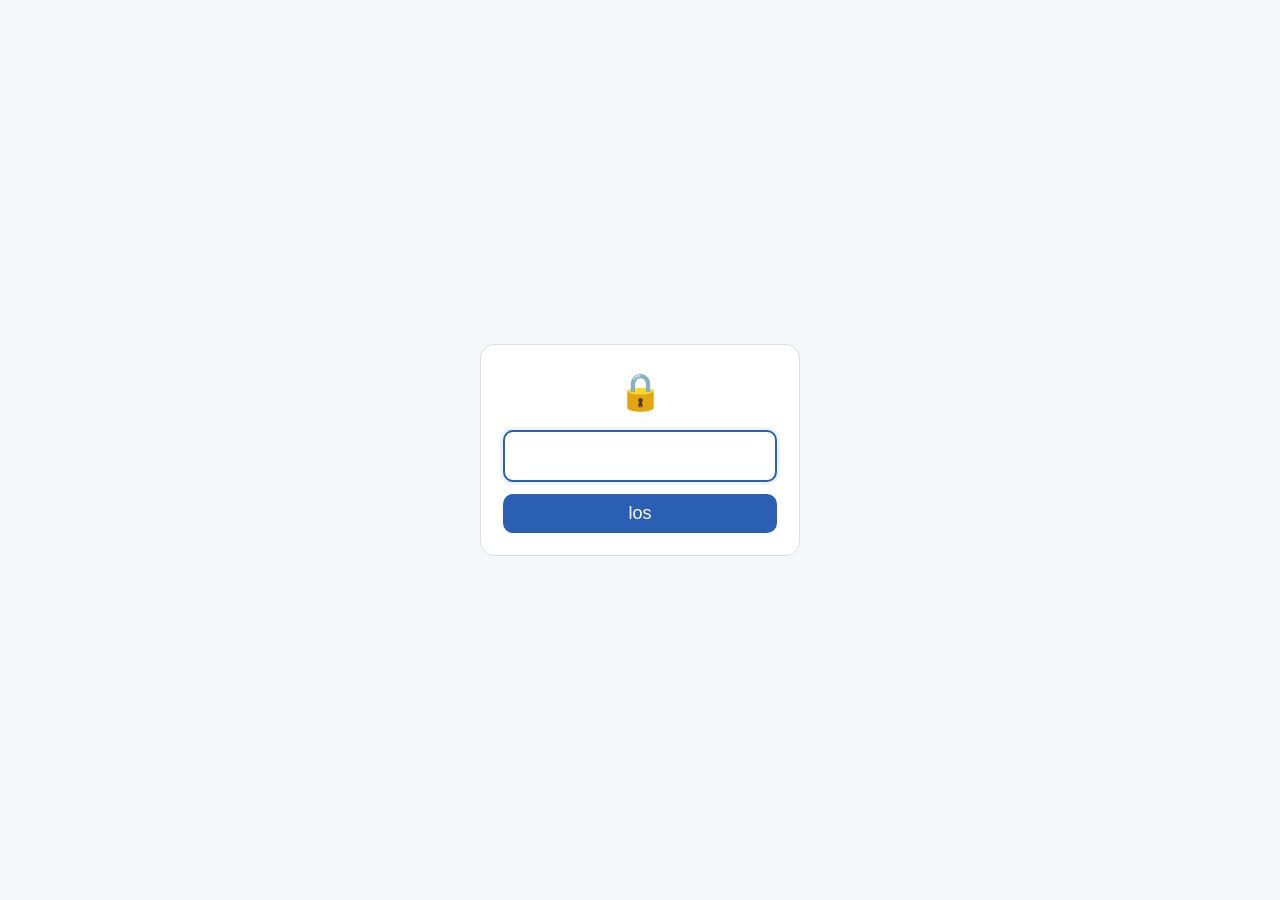
<file: schule/binomial-histogramme.html>
<!doctype html>
<html lang="de">
<head>
<meta charset="utf-8">
<meta name="viewport" content="width=device-width, initial-scale=1">
<title>Histogramme B(n; p)</title>
<style>
:root{
  --bg:#f6f7f9; --card:#fff; --ink:#1d2433; --mute:#6b7280; --line:#d9dde4;
  --bar:#9db7d8; --sel:#e8762b; --ok:#2f9e5b; --bad:#d64545; --acc:#2b5fb4; --soft:#eef3fb;
}
*{box-sizing:border-box}
body{margin:0;background:var(--bg);color:var(--ink);font:16px/1.4 system-ui,-apple-system,"Segoe UI",Roboto,Arial,sans-serif}
header{display:flex;align-items:center;gap:8px;padding:10px 16px;background:var(--card);border-bottom:1px solid var(--line);position:sticky;top:0;z-index:5;flex-wrap:wrap}
header h1{font-size:18px;margin:0 12px 0 0}
.tab{border:1px solid var(--line);background:#fff;border-radius:999px;padding:7px 16px;font-size:15px;cursor:pointer}
.tab.on{background:var(--acc);color:#fff;border-color:var(--acc)}
#help{margin-left:auto;width:36px;height:36px;border-radius:50%;border:1px solid var(--line);background:#fff;font-size:18px;cursor:pointer}
main{max-width:980px;margin:0 auto;padding:16px}
.card{background:var(--card);border:1px solid var(--line);border-radius:14px;padding:14px 16px;margin-bottom:14px}
.row{display:flex;flex-wrap:wrap;gap:14px;align-items:center}
.ctl{display:flex;align-items:center;gap:8px;min-width:240px;flex:1}
.ctl b{min-width:22px}
.ctl input[type=range]{flex:1;accent-color:var(--acc)}
.val{min-width:52px;font-variant-numeric:tabular-nums;font-weight:600;text-align:right}
.chip{border:1px solid var(--line);background:#fff;border-radius:999px;padding:6px 12px;cursor:pointer;font-size:15px}
.chip.on{background:var(--soft);border-color:var(--acc);color:var(--acc);font-weight:600}
.group{display:flex;gap:6px;flex-wrap:wrap}
svg{width:100%;height:auto;display:block;touch-action:manipulation}
.res{display:flex;flex-wrap:wrap;gap:10px 24px;align-items:baseline;font-size:20px;min-height:32px}
.res .p{font-weight:700}
code{font:600 17px/1.3 ui-monospace,Menlo,Consolas,monospace;background:var(--soft);color:var(--acc);padding:3px 8px;border-radius:6px}
.q{font-size:20px;font-weight:600;margin:4px 0 10px}
.ans{display:flex;gap:8px;flex-wrap:wrap;align-items:center;margin-top:10px}
.ans input{font-size:18px;padding:8px 10px;width:140px;border:1px solid var(--line);border-radius:8px}
.btn{border:0;background:var(--acc);color:#fff;border-radius:10px;padding:9px 16px;font-size:16px;cursor:pointer}
.btn.alt{background:#fff;color:var(--acc);border:1px solid var(--acc)}
.choice{border:2px solid var(--line);border-radius:12px;background:#fff;padding:6px;cursor:pointer;flex:1;min-width:200px}
.choice:hover{border-color:var(--acc)}
.choice .lab{font-weight:700;margin:2px 6px}
.fb{margin-top:10px;font-size:18px;min-height:28px}
.fb.ok{color:var(--ok)} .fb.bad{color:var(--bad)}
.score{display:flex;gap:16px;align-items:center;color:var(--mute);font-size:15px}
.big{font-size:40px;font-weight:800}
table.rev{width:100%;border-collapse:collapse;font-size:15px}
table.rev td{border-top:1px solid var(--line);padding:6px 4px;vertical-align:top}
.dot{display:inline-block;width:10px;height:10px;border-radius:50%;margin-right:6px}
.hidden{display:none!important}
.mgrid{display:grid;grid-template-columns:repeat(auto-fill,minmax(210px,1fr));gap:12px}
.mcard{background:#fff;border:1px solid var(--line);border-radius:14px;padding:14px;cursor:pointer;display:flex;flex-direction:column;gap:6px}
.mcard:hover{border-color:var(--acc)}
.mcard .nr{font-size:28px;font-weight:800;color:var(--acc)}
.mcard .tt{font-weight:700;font-size:17px}
.mcard .st{color:var(--mute);font-size:14px}
.mcard.done{border-color:var(--ok);background:#f2fbf5}
.mcard.done .nr{color:var(--ok)}
#mbar{border-color:var(--sel);border-width:2px}
#mbar .mt{font-size:14px;color:var(--mute);font-weight:600}
sub{font-size:.7em}
/* Tour */
#tour{position:fixed;inset:0;z-index:50;pointer-events:none}
#tour .cap{position:fixed;background:var(--ink);color:#fff;padding:8px 14px;border-radius:10px;font-size:18px;font-weight:600;box-shadow:0 6px 20px rgba(0,0,0,.25);transition:all .35s;pointer-events:none;white-space:nowrap}
#tour .ring{position:fixed;border:3px solid var(--sel);border-radius:12px;box-shadow:0 0 0 9999px rgba(20,25,35,.35);transition:all .35s;pointer-events:none}
#tour .skip{position:fixed;right:16px;bottom:16px;pointer-events:auto}
</style>
<script>try{if(sessionStorage.getItem("bn-pw")!=="1")document.documentElement.classList.add("gesperrt")}catch(e){document.documentElement.classList.add("gesperrt")}</script>
<style>
html.gesperrt body>*:not(#pw){display:none!important}
html:not(.gesperrt) #pw{display:none}
#pw{position:fixed;inset:0;display:flex;align-items:center;justify-content:center;padding:16px;z-index:100}
#pw-f{width:min(320px,100%);display:flex;flex-direction:column;gap:12px;align-items:center;padding:22px;background:var(--card);border:1px solid var(--line);border-radius:14px}
#pw-f.nein{animation:pwwackel .4s}
@keyframes pwwackel{0%,100%{transform:none}25%{transform:translateX(-7px)}75%{transform:translateX(7px)}}
#pw-i{width:100%;height:52px;border:2px solid var(--acc);border-radius:10px;background:#fff;color:var(--ink);font:inherit;font-size:24px;font-weight:600;text-align:center;letter-spacing:.12em}
#pw-i:focus{outline:none;box-shadow:0 0 0 3px var(--soft)}
#pw-f .btn{width:100%;font-size:18px}
</style>
</head>
<body>
<div id="pw"><form id="pw-f" autocomplete="off"><div style="font-size:36px">🔒</div><input id="pw-i" type="text" autocapitalize="characters" autocorrect="off" spellcheck="false" aria-label="Passwort"><button class="btn">los</button></form></div>
<script>
(function(){
const H=s=>{let h=7;for(let i=0;i<s.length;i++)h=(Math.imul(h,31)+s.charCodeAt(i))>>>0;return h};
const D=document.documentElement,f=document.getElementById("pw-f"),i=document.getElementById("pw-i"),warte=[];
window.__nachPw=fn=>{D.classList.contains("gesperrt")?warte.push(fn):fn()};
if(D.classList.contains("gesperrt"))setTimeout(()=>i.focus(),60);
f.addEventListener("submit",e=>{
  e.preventDefault();
  if(H(i.value.trim().toUpperCase())===8596675){
    try{sessionStorage.setItem("bn-pw","1")}catch(x){}
    D.classList.remove("gesperrt");warte.splice(0).forEach(fn=>fn());
  }else{
    i.value="";f.classList.remove("nein");void f.offsetWidth;f.classList.add("nein");
  }
});
})();
</script>
<header>
  <h1>B(n; p)</h1>
  <button class="tab on" data-tab="erk">Erkunden</button>
  <button class="tab" data-tab="ueb">Üben</button>
  <button class="tab" data-tab="pru">Prüfung</button>
  <button class="tab" data-tab="auf">Auftrag</button>
  <button id="help" title="Tour">?</button>
</header>

<main>
<!-- ============ ERKUNDEN ============ -->
<section id="erk">
  <div class="card hidden" id="mbar"></div>
  <div class="card">
    <div class="row">
      <div class="ctl" id="c-n"><b>n</b><input id="n" type="range" min="1" max="50" value="10"><span class="val" id="nv">10</span></div>
      <div class="ctl" id="c-p"><b>p</b><input id="p" type="range" min="1" max="99" value="17"><span class="val" id="pv">1/6</span></div>
      <div class="group" id="c-pp"><button class="chip on" data-p="1/6">1/6</button><button class="chip" data-p="1/2">0,5</button></div>
    </div>
    <div class="row" style="margin-top:10px">
      <div class="group" id="c-rel"><button class="chip on" data-rel="0">k</button><button class="chip" data-rel="1">k / n</button></div>
      <div class="group" id="c-kind"><button class="chip on" data-kind="pdf">P(X = k)</button><button class="chip" data-kind="cdf">P(X ≤ k)</button></div>
      <div class="group" id="c-mode" style="margin-left:auto">
        <button class="chip on" data-mode="eq">genau</button>
        <button class="chip" data-mode="le">höchstens</button>
        <button class="chip" data-mode="ge">mindestens</button>
        <button class="chip" data-mode="bw">zwischen</button>
      </div>
    </div>
  </div>
  <div class="card"><svg id="hist" viewBox="0 0 900 380"></svg></div>
  <div class="card res" id="res"><span class="p" id="rp">Säule antippen</span><code id="rc" class="hidden"></code></div>
</section>

<!-- ============ AUFTRAG ============ -->
<section id="auf" class="hidden">
  <div class="mgrid" id="mgrid"></div>
</section>

<!-- ============ ÜBEN ============ -->
<section id="ueb" class="hidden">
  <div class="card">
    <div class="score"><span>✓ <b id="sOk">0</b></span><span>✗ <b id="sBad">0</b></span><button class="btn alt" id="nextU" style="margin-left:auto">Nächste Aufgabe</button></div>
  </div>
  <div class="card" id="uTask"></div>
</section>

<!-- ============ PRÜFUNG ============ -->
<section id="pru" class="hidden">
  <div class="card" id="pStart">
    <div class="q">8 Aufgaben · Auswertung am Ende</div>
    <button class="btn" id="pGo">Start</button>
  </div>
  <div class="card hidden" id="pHead"><div class="score"><span>Aufgabe <b id="pNr">1</b> / 8</span></div></div>
  <div class="card hidden" id="pTask"></div>
  <div class="card hidden" id="pEnd"></div>
</section>
</main>

<div id="tour" class="hidden"><div class="ring"></div><div class="cap"></div><button class="btn skip">Überspringen</button></div>

<script>
// ---------- Sichtbare Reiter ----------
// Nur "Erkunden" sichtbar. Alle Reiter wieder einblenden: Datei mit #alle am Ende öffnen
// oder hier ergänzen: ["erk","ueb","pru","auf"]
const TABS = location.hash==="#alle" ? ["erk","ueb","pru","auf"] : ["erk"];
document.querySelectorAll(".tab").forEach(b=>{ if(!TABS.includes(b.dataset.tab)) b.classList.add("hidden"); });
if(TABS.length===1) document.querySelectorAll(".tab").forEach(b=>b.classList.add("hidden"));

// ---------- Mathe ----------
function comb(n,k){ if(k<0||k>n) return 0; k=Math.min(k,n-k); let r=1; for(let i=1;i<=k;i++){ r=r*(n-k+i)/i; } return r; }
function pdf(n,p,k){ return comb(n,k)*Math.pow(p,k)*Math.pow(1-p,n-k); }
function dist(n,p){ const a=[]; for(let k=0;k<=n;k++) a.push(pdf(n,p,k)); return a; }
function cum(a){ const c=[]; let s=0; for(const v of a){ s+=v; c.push(Math.min(s,1)); } return c; }
const fmt=(x,d=4)=>{ if(x>0&&x<Math.pow(10,-d)) return "< 0,"+"0".repeat(d-1)+"1"; return x.toFixed(d).replace(".",","); };
function gcd(a,b){ return b?gcd(b,a%b):a; }
function pText(p,label){ if(label) return label; const h=Math.round(p*100), g=gcd(h,100); return (h/g)+"/"+(100/g); }
function pShow(p,label){ if(label) return label==="1/2"?"0,5":label; return String(+p.toFixed(2)).replace(".",","); }
const Pn=(n,p,pl)=>`P<sub>${n};&thinsp;${pShow(p,pl)}</sub>`;
const rnd=(a,b)=>a+Math.floor(Math.random()*(b-a+1));
const pick=a=>a[Math.floor(Math.random()*a.length)];

// ---------- Histogramm zeichnen ----------
function drawHist(svg, vals, opt={}){
  const W=+svg.getAttribute("viewBox").split(" ")[2], H=+svg.getAttribute("viewBox").split(" ")[3];
  const L=58, R=14, T=16, B=40, w=W-L-R, h=H-T-B;
  const n=vals.length-1;
  let ymax = opt.ymax || Math.max(...vals.filter((v,i)=>i!==opt.hide))*1.15 || 1;
  if(opt.cdf && !opt.ymax) ymax=1.05;
  const step = ymax>0.6?0.2: ymax>0.3?0.1: ymax>0.12?0.05: ymax>0.06?0.02:0.01;
  let s=`<rect x="0" y="0" width="${W}" height="${H}" fill="#fff"/>`;
  for(let y=0;y<=ymax+1e-9;y+=step){ const yy=T+h-(y/ymax)*h;
    s+=`<line x1="${L}" x2="${W-R}" y1="${yy}" y2="${yy}" stroke="#e8ebf0"/>`;
    s+=`<text x="${L-8}" y="${yy+5}" font-size="${opt.small?20:15}" text-anchor="end" fill="#6b7280">${y.toFixed(2).replace(".",",")}</text>`; }
  const bw=w/(n+1);
  const every = n<=20?1: n<=40?5:10;
  vals.forEach((v,k)=>{
    const x=L+k*bw, bh=(v/ymax)*h;
    if(k===opt.hide){
      s+=`<rect x="${x+bw*0.08}" y="${T+h-h*0.25}" width="${bw*0.84}" height="${h*0.25}" fill="none" stroke="#e8762b" stroke-dasharray="6 5" stroke-width="2"/>`;
      s+=`<text x="${x+bw/2}" y="${T+h-h*0.25-8}" font-size="${opt.small?26:22}" text-anchor="middle" fill="#e8762b" font-weight="700">?</text>`;
    } else {
      if(opt.ghost && opt.ghostA>0.01 && k<opt.ghost.length){ const gh=(opt.ghost[k]/ymax)*h;
        s+=`<rect x="${x+bw*0.08}" y="${T+h-gh}" width="${bw*0.84}" height="${Math.max(gh,0.5)}" fill="#6b7280" fill-opacity="${0.10*opt.ghostA}" stroke="#4b5563" stroke-opacity="${0.75*opt.ghostA}" stroke-dasharray="5 4" stroke-width="1.5" rx="2"/>`; }
      const sel = opt.sel && opt.sel(k);
      s+=`<rect data-k="${k}" x="${x+bw*0.08}" y="${T+h-bh}" width="${bw*0.84}" height="${Math.max(bh,0.5)}" fill="${sel?'#e8762b':(opt.color||'#9db7d8')}" fill-opacity="${opt.ghost&&opt.ghostA>0.01?0.85:1}" rx="2"/>`;
      if(opt.labels) s+=`<text x="${x+bw/2}" y="${T+h-bh-6}" font-size="${opt.small?19:Math.min(15,bw*0.38)}" text-anchor="middle" fill="#1d2433">${v.toFixed(3).replace(".",",")}</text>`;
    }
    if(!opt.rel && k%every===0) s+=`<text x="${x+bw/2}" y="${H-B+22}" font-size="${opt.small?20:15}" text-anchor="middle" fill="#1d2433">${k}</text>`;
    if(opt.click) s+=`<rect data-k="${k}" x="${x}" y="${T}" width="${bw}" height="${h}" fill="transparent" style="cursor:pointer"/>`;
  });
  if(opt.rel){ for(let f=0;f<=1.0001;f+=0.1){ const xx=L+bw/2+f*n*bw; s+=`<line x1="${xx}" x2="${xx}" y1="${T+h}" y2="${T+h+6}" stroke="#1d2433"/><text x="${xx}" y="${H-B+22}" font-size="15" text-anchor="middle" fill="#1d2433">${f.toFixed(1).replace(".",",")}</text>`; }
    const xp=L+bw/2+opt.p*n*bw; s+=`<line x1="${xp}" x2="${xp}" y1="${T}" y2="${T+h}" stroke="#2b5fb4" stroke-dasharray="6 5" stroke-width="2"/><text x="${xp+6}" y="${T+14}" font-size="15" fill="#2b5fb4" font-weight="700">p</text>`; }
  s+=`<line x1="${L}" x2="${W-R}" y1="${T+h}" y2="${T+h}" stroke="#1d2433"/>`;
  s+=`<text x="${W-R}" y="${H-4}" font-size="${opt.small?20:15}" text-anchor="end" fill="#6b7280">${opt.rel?"k / n":"k"}</text>`;
  svg.innerHTML=s;
}

// ---------- Erkunden ----------
const st={n:10,p:1/6,pl:"1/6",kind:"pdf",mode:"eq",a:null,b:null,wait:false,rel:false};
const $=id=>document.getElementById(id);
function setChip(groupId,attr,val){ document.querySelectorAll(`#${groupId} .chip`).forEach(c=>c.classList.toggle("on",c.dataset[attr]===val)); }
function inSel(k){ const {mode,a,b}=st; if(a===null) return false;
  if(mode==="eq") return k===a; if(mode==="le") return k<=a; if(mode==="ge") return k>=a;
  if(mode==="bw") return b===null? k===a : (k>=Math.min(a,b)&&k<=Math.max(a,b)); }
// ---- Animation: Werte gleiten zum Ziel, alter Zustand bleibt als Geist stehen ----
const anim={cur:null,tgt:null,ym:null,ymT:null,ghost:null,gA:0,drag:false,rel:0,raf:0};
function snapGhost(){ if(anim.tgt){ anim.ghost=anim.cur?anim.cur.slice():anim.tgt.slice(); anim.gA=1; } }
function startDrag(){ if(!anim.drag){ snapGhost(); anim.drag=true; } }
function endDrag(){ anim.drag=false; anim.rel=performance.now(); kick(); }
function kick(){ if(!anim.raf) anim.raf=requestAnimationFrame(tick); }
function tick(){ anim.raf=0; const a=anim; let moving=false; const n=a.tgt.length-1;
  if(!a.cur){ a.cur=a.tgt.slice(); a.ym=a.ymT; }
  if(a.cur.length!==a.tgt.length){ const c=[]; for(let k=0;k<=n;k++) c.push(k<a.cur.length?a.cur[k]:0); a.cur=c; }
  const f=0.085;
  for(let k=0;k<=n;k++){ const d=a.tgt[k]-a.cur[k]; if(Math.abs(d)>0.0004){ a.cur[k]+=d*f; moving=true; } else a.cur[k]=a.tgt[k]; }
  const dy=a.ymT-a.ym; if(Math.abs(dy)>0.001){ a.ym+=dy*f; moving=true; } else a.ym=a.ymT;
  if(!a.drag && a.gA>0){ const t=performance.now()-a.rel; if(t>900){ a.gA=Math.max(0,1-(t-900)/1400); } moving=true; }
  drawHist($("hist"),a.cur,{cdf:st.kind==="cdf",click:true,sel:inSel,labels:!moving&&st.n<=12&&!st.rel,rel:st.rel,p:st.p,ymax:a.ym,ghost:a.ghost,ghostA:a.gA});
  if(moving) kick(); }
function renderErk(){
  $("nv").textContent=st.n; $("pv").textContent=pShow(st.p,st.pl);
  if(st.a!==null&&st.a>st.n) st.a=null; if(st.b!==null&&st.b>st.n) st.b=null;
  const d=dist(st.n,st.p); const vals= st.kind==="pdf"?d:cum(d);
  anim.tgt=vals.slice();
  const gmax = anim.ghost && anim.gA>0.01 ? Math.max(...anim.ghost) : 0;
  anim.ymT = st.kind==="cdf" ? 1.05 : Math.max(Math.max(...vals), gmax)*1.15 || 1;
  kick();
  const rp=$("rp"), rc=$("rc");
  if(st.a===null){ rp.textContent="Säule antippen"; rc.classList.add("hidden"); return; }
  const n=st.n,p=st.p,pt=pText(p,st.pl); let lo,hi,txt;
  if(st.mode==="eq"){ lo=hi=st.a; txt=`${Pn(n,p,st.pl)}(X = ${st.a})`; rc.textContent=`binomPdf(${n}, ${pt}, ${st.a})`; }
  if(st.mode==="le"){ lo=0;hi=st.a; txt=`${Pn(n,p,st.pl)}(X ≤ ${st.a})`; rc.textContent=`binomCdf(${n}, ${pt}, 0, ${st.a})`; }
  if(st.mode==="ge"){ lo=st.a;hi=n; txt=`${Pn(n,p,st.pl)}(X ≥ ${st.a})`; rc.textContent=`binomCdf(${n}, ${pt}, ${st.a}, ${n})`; }
  if(st.mode==="bw"){ if(st.b===null){ rp.textContent=`a = ${st.a} · zweite Säule antippen`; rc.classList.add("hidden"); return; }
    lo=Math.min(st.a,st.b); hi=Math.max(st.a,st.b); txt=`${Pn(n,p,st.pl)}(${lo} ≤ X ≤ ${hi})`; rc.textContent=`binomCdf(${n}, ${pt}, ${lo}, ${hi})`; }
  let s=0; for(let k=lo;k<=hi;k++) s+=d[k];
  rp.innerHTML=`${txt} ≈ ${fmt(s)}`; rc.classList.remove("hidden");
}
$("n").oninput=e=>{ startDrag(); st.n=+e.target.value; renderErk(); };
$("p").oninput=e=>{ startDrag(); st.p=+e.target.value/100; st.pl=null; setChip("c-pp","p","x"); renderErk(); };
["n","p"].forEach(id=>{ $(id).addEventListener("change",endDrag); $(id).addEventListener("pointerup",endDrag); $(id).addEventListener("touchend",endDrag); });
function jump(){ snapGhost(); anim.drag=false; anim.rel=performance.now(); }
document.querySelectorAll("#c-pp .chip").forEach(c=>c.onclick=()=>{ jump(); st.pl=c.dataset.p; st.p=c.dataset.p==="1/6"?1/6:0.5; $("p").value=Math.round(st.p*100); setChip("c-pp","p",c.dataset.p); renderErk(); });
document.querySelectorAll("#c-rel .chip").forEach(c=>c.onclick=()=>{ st.rel=c.dataset.rel==="1"; setChip("c-rel","rel",c.dataset.rel); renderErk(); });
document.querySelectorAll("#c-kind .chip").forEach(c=>c.onclick=()=>{ jump(); st.kind=c.dataset.kind; setChip("c-kind","kind",st.kind); renderErk(); });
document.querySelectorAll("#c-mode .chip").forEach(c=>c.onclick=()=>{ st.mode=c.dataset.mode; st.a=null; st.b=null; setChip("c-mode","mode",st.mode); renderErk(); });
$("hist").addEventListener("click",e=>{ const k=e.target.dataset.k; if(k===undefined) return; clickBar(+k); });
function clickBar(k){ if(st.mode==="bw"){ if(st.a===null||st.b!==null){ st.a=k; st.b=null; } else st.b=k; } else st.a=k; renderErk(); }

// ---------- Aufgaben-Generator ----------
const P_LIST=[[1/6,"1/6"],[0.5,"1/2"],[0.3,null],[0.25,null],[0.4,null],[0.7,null]];
function mkSvg(small){ const s=document.createElementNS("http://www.w3.org/2000/svg","svg"); s.setAttribute("viewBox",small?"0 0 600 360":"0 0 900 360"); return s; }
function gen(){
  const type=pick(["fehlt","art","passt","ablesen","ablesenCdf","befehl"]);
  const [p,pl]=pick(P_LIST);
  if(type==="fehlt"){ const n=rnd(4,7), d=dist(n,p), ks=d.map((v,i)=>i).filter(i=>d[i]>=0.03), k=pick(ks);
    return {type, q:`fehlende Säule: ${Pn(n,p,pl)}(X = ${k}) = ?`, num:d[k], why:"1 − Summe der anderen Säulen",
      draw:el=>{ const s=mkSvg(); drawHist(s,d,{hide:k,labels:true}); el.appendChild(s); } }; }
  if(type==="art"){ const n=rnd(5,15), d=dist(n,p), c=Math.random()<0.5;
    return {type, q:"P(X = k) oder P(X ≤ k)?", opts:["P(X = k)","P(X ≤ k)"], correct:c?1:0, why:c?"steigt bis 1":"Summe der Säulen = 1",
      draw:el=>{ const s=mkSvg(); drawHist(s,c?cum(d):d,{cdf:c}); el.appendChild(s); } }; }
  if(type==="passt"){ const n=rnd(6,14), d=dist(n,p);
    const wrongP = Math.abs(p-0.5)<1e-9 ? (Math.random()<0.5?0.3:0.7) : 1-p;
    const cands=[{v:d,ok:true},{v:dist(n,wrongP),why:"Maximum nicht bei n·p"},{v:d.map(x=>x*1.35),why:"Summe > 1"}];
    if(Math.random()<0.5) cands[2]={v:dist(Math.max(2,n-5),p),why:"falsches n"};
    const order=[0,1,2].sort(()=>Math.random()-0.5); const ymax=Math.max(...cands.flatMap(c=>c.v))*1.12;
    return {type, q:`Welches Histogramm gehört zu n = ${n}, p = ${pShow(p,pl)}?`, opts:["A","B","C"], correct:order.indexOf(0),
      why:"richtig: Maximum bei n·p ≈ "+fmt(n*p,1)+", Summe = 1",
      draw:(el,choose)=>{ const box=document.createElement("div"); box.className="row";
        order.forEach((ci,i)=>{ const b=document.createElement("div"); b.className="choice"; b.innerHTML=`<div class="lab">${"ABC"[i]}</div>`;
          const s=mkSvg(true); drawHist(s,cands[ci].v,{ymax,small:true}); b.appendChild(s); b.onclick=()=>choose(i); box.appendChild(b); });
        el.appendChild(box); } }; }
  if(type==="ablesen"){ const n=rnd(4,6), d=dist(n,p), sub=pick(["le","ge","bw"]);
    let a=rnd(1,n-1), b=rnd(a,n), lo,hi,q;
    if(sub==="le"){ lo=0;hi=a;q=`(X ≤ ${a})`; } if(sub==="ge"){ lo=a;hi=n;q=`(X ≥ ${a})`; } if(sub==="bw"){ if(b===a) b=Math.min(n,a+1); lo=a;hi=b;q=`(${a} ≤ X ≤ ${b})`; }
    let v=0; for(let k=lo;k<=hi;k++) v+=d[k];
    return {type, q:`${Pn(n,p,pl)}${q} = ?`, num:v, why:"Säulen addieren",
      draw:el=>{ const s=mkSvg(); drawHist(s,d,{labels:true,sel:k=>false}); el.appendChild(s); } }; }
  if(type==="ablesenCdf"){ const n=rnd(4,6), d=dist(n,p), c=cum(d), k=rnd(1,n), sub=Math.random()<0.5;
    return {type, q: sub?`kumuliert · ${Pn(n,p,pl)}(X = ${k}) = ?`:`kumuliert · ${Pn(n,p,pl)}(X ≥ ${k}) = ?`, num: sub? c[k]-c[k-1] : 1-c[k-1],
      why: sub?`P(X ≤ ${k}) − P(X ≤ ${k-1})`:`1 − P(X ≤ ${k-1})`,
      draw:el=>{ const s=mkSvg(); drawHist(s,c,{cdf:true,labels:true}); el.appendChild(s); } }; }
  // befehl
  const n=rnd(8,20), m=Math.round(n*p), k=Math.max(2,Math.min(n-2,m+rnd(-2,2))), pt=pText(p,pl), sub=pick(["eq","le","lt","ge","gt"]);
  const C={eq:`binomPdf(${n}, ${pt}, ${k})`, le:`binomCdf(${n}, ${pt}, 0, ${k})`, lt:`binomCdf(${n}, ${pt}, 0, ${k-1})`, ge:`binomCdf(${n}, ${pt}, ${k}, ${n})`, gt:`binomCdf(${n}, ${pt}, ${k+1}, ${n})`};
  const W={eq:"genau",le:"höchstens",lt:"weniger als",ge:"mindestens",gt:"mehr als"};
  const wrong=Object.keys(C).filter(x=>x!==sub).sort(()=>Math.random()-0.5).slice(0,2);
  const opts=[sub,...wrong].sort(()=>Math.random()-0.5);
  return {type, q:`n = ${n}, p = ${pShow(p,pl)} · ${W[sub]} ${k} Treffer?`, opts:opts.map(o=>C[o]), correct:opts.indexOf(sub), code:true, why:C[sub], draw:()=>{} };
}
function showTask(el,t,onAnswer){
  el.innerHTML=`<div class="q">${t.q}</div><div class="fig"></div><div class="ansbox"></div><div class="fb"></div>`;
  const fig=el.querySelector(".fig"), ab=el.querySelector(".ansbox");
  let done=false; const finish=(ok,given)=>{ if(done) return; done=true; onAnswer(ok,given,el); };
  if(t.type==="passt"){ t.draw(fig,i=>finish(i===t.correct,"ABC"[i])); return; }
  t.draw(fig);
  if(t.num!==undefined){ ab.innerHTML=`<div class="ans"><input inputmode="decimal" placeholder="0,…"><button class="btn">OK</button></div>`;
    const inp=ab.querySelector("input"); const go=()=>{ const v=parseFloat(inp.value.replace(",",".")); if(isNaN(v)) return; finish(Math.abs(v-t.num)<=0.006, inp.value); };
    ab.querySelector("button").onclick=go; inp.onkeydown=e=>{ if(e.key==="Enter") go(); }; inp.focus(); }
  else { const box=document.createElement("div"); box.className="ans";
    t.opts.forEach((o,i)=>{ const b=document.createElement("button"); b.className="btn alt"; b.innerHTML=t.code?`<code>${o}</code>`:o; b.onclick=()=>finish(i===t.correct,o); box.appendChild(b); });
    ab.appendChild(box); }
}
function solText(t){ if(t.num!==undefined) return `≈ ${fmt(t.num,3)} · ${t.why}`; if(t.type==="passt") return `${"ABC"[t.correct]} · ${t.why}`; return t.code? t.why : `${t.opts[t.correct]} · ${t.why}`; }

// ---------- Üben ----------
let sOk=0,sBad=0;
function nextU(){ const t=gen(); showTask($("uTask"),t,(ok,given,el)=>{ ok?sOk++:sBad++; $("sOk").textContent=sOk; $("sBad").textContent=sBad;
  const fb=el.querySelector(".fb"); fb.className="fb "+(ok?"ok":"bad"); fb.textContent=(ok?"✓ ":"✗ ")+solText(t);
  el.querySelectorAll("input,button").forEach(b=>{ if(!b.closest(".ans")) return; b.disabled=true; }); }); }
$("nextU").onclick=nextU;

// ---------- Prüfung ----------
let pList=[],pRes=[],pI=0;
$("pGo").onclick=()=>{ pList=Array.from({length:8},gen); pRes=[]; pI=0; $("pStart").classList.add("hidden"); $("pEnd").classList.add("hidden"); $("pHead").classList.remove("hidden"); $("pTask").classList.remove("hidden"); showP(); };
function showP(){ $("pNr").textContent=pI+1; const t=pList[pI];
  showTask($("pTask"),t,(ok,given)=>{ pRes.push({ok,given}); pI++; if(pI<8) setTimeout(showP,150); else endP(); }); }
function endP(){ $("pHead").classList.add("hidden"); $("pTask").classList.add("hidden"); const e=$("pEnd"); e.classList.remove("hidden");
  const n=pRes.filter(r=>r.ok).length;
  e.innerHTML=`<div class="row"><span class="big">${n} / 8</span><button class="btn" id="pAgain" style="margin-left:auto">Neue Prüfung</button></div>
  <table class="rev">${pList.map((t,i)=>`<tr><td><span class="dot" style="background:${pRes[i].ok?'var(--ok)':'var(--bad)'}"></span>${i+1}</td><td>${t.q}</td><td>${pRes[i].given}</td><td>${solText(t)}</td></tr>`).join("")}</table>`;
  $("pAgain").onclick=$("pGo").onclick; }

// ---------- Aufträge ----------
const MISS=[
 {t:"Symmetrie", s:"n = 10 · p = 0,5", set:{n:10,p:0.5,pl:"1/2"}, q:"p = 0,5 → Form?", o:["symmetrisch","schief"], c:0, tip:"p und 1 − p: Spiegelbilder (0,3 ↔ 0,7)"},
 {t:"Höchste Säule", s:"n = 10 · p = 0,3", set:{n:10,p:0.3,pl:null}, q:"Höchste Säule bei …", o:["n · p (oder daneben)","n/2","k = 0"], c:0, tip:"n = 5, p = 0,5: zwei gleich hohe Säulen"},
 {t:"p größer", s:"n = 20 · p ↑", set:{n:20,p:0.1,pl:null}, q:"p größer → Histogramm wandert …", o:["nach links","nach rechts","bleibt"], c:1, tip:"Hauptmasse bei n · p"},
 {t:"n größer", s:"p = 1/6 · n ↑", set:{n:10,p:1/6,pl:"1/6"}, q:"n größer → Säulen …", o:["höher","niedriger"], c:1, tip:"breiter, flacher · Summe bleibt 1"},
 {t:"Schief", s:"n = 20 · p = 0,2", set:{n:20,p:0.2,pl:null}, q:"p = 0,2 → läuft lang aus nach …", o:["links","rechts"], c:1, tip:"p = 0,8: nach links"},
 {t:"Summe", s:"beliebig", set:{n:10,p:0.5,pl:"1/2"}, q:"Alle Säulen zusammen …", o:["immer 1","hängt von n ab","hängt von p ab"], c:0, tip:"P(X = 0) = (1 − p)^n → n groß: winzig"},
 {t:"Kumuliert", s:"n = 10 · p = 1/6 · P(X ≤ k)", set:{n:10,p:1/6,pl:"1/6",kind:"cdf"}, q:"k größer → P(X ≤ k) …", o:["steigt","fällt","erst steigt, dann fällt"], c:0, tip:"endet bei 1 · am steilsten um n · p"},
 {t:"Viele Versuche", s:"p = 1/6 · n = 3 → 50 · höchstens 2", set:{n:3,p:1/6,pl:"1/6",mode:"le",a:2}, q:"n ↑ → P(X ≤ 2) …", o:["steigt","fällt","bleibt gleich"], c:1, tip:"(5/6)^n → 0 · Treffer meist nahe n · p"},
 {t:"Gummisterne", s:"n = 10 · p = 1/6 · mindestens", set:{n:10,p:1/6,pl:"1/6",mode:"ge"}, q:"P(X ≥ 5) ≈ ?", o:["0,015","0,15","0,5"], c:0, tip:"5 oder mehr Treffer: verdächtig!"},
];
const mDone=new Set(); let mCur=-1;
try{ (JSON.parse(localStorage.getItem("binomMiss")||"[]")).forEach(i=>mDone.add(i)); }catch(e){}
function saveM(){ try{ localStorage.setItem("binomMiss",JSON.stringify([...mDone])); }catch(e){} }
function renderGrid(){ $("mgrid").innerHTML=MISS.map((m,i)=>`<div class="mcard ${mDone.has(i)?'done':''}" data-i="${i}"><span class="nr">${mDone.has(i)?'✓':i+1}</span><span class="tt">${m.t}</span><span class="st">${m.s}</span></div>`).join("");
  $("mgrid").querySelectorAll(".mcard").forEach(c=>c.onclick=()=>startM(+c.dataset.i)); }
function startM(i){ mCur=i; const m=MISS[i], z=m.set;
  st.n=z.n; st.p=z.p; st.pl=z.pl; st.kind=z.kind||"pdf"; st.mode=z.mode||"eq"; st.a=(z.a!==undefined?z.a:null); st.b=null;
  $("n").value=st.n; $("p").value=Math.round(st.p*100); setChip("c-pp","p",st.pl||"x"); setChip("c-kind","kind",st.kind); setChip("c-mode","mode",st.mode);
  anim.ghost=null; anim.gA=0; showTab("erk"); renderErk(); renderBar(); }
function renderBar(){ const b=$("mbar"); if(mCur<0){ b.classList.add("hidden"); return; } const m=MISS[mCur]; b.classList.remove("hidden");
  b.innerHTML=`<div class="row"><span class="mt">Auftrag ${mCur+1} / ${MISS.length} · ${m.t}</span><button class="chip" id="mBack" style="margin-left:auto">◀ Aufträge</button></div>
  <div class="q" style="margin-top:6px">${m.q}</div><div class="ans">${m.o.map((o,j)=>`<button class="btn alt" data-j="${j}">${o}</button>`).join("")}</div><div class="fb"></div>`;
  $("mBack").onclick=()=>{ mCur=-1; renderBar(); showTab("auf"); };
  b.querySelectorAll(".ans .btn").forEach(x=>x.onclick=()=>{ const ok=+x.dataset.j===m.c, fb=b.querySelector(".fb");
    if(ok){ mDone.add(mCur); saveM(); fb.className="fb ok"; fb.innerHTML=`✓ ${m.tip}` + (mCur<MISS.length-1?` <button class="btn" id="mNext" style="margin-left:10px">Weiter ▶</button>`:"");
      const nx=$("mNext"); if(nx) nx.onclick=()=>startM(mCur+1); }
    else { fb.className="fb bad"; fb.textContent="✗ nochmal beobachten"; } }); }
renderGrid();

// ---------- Tabs ----------
function showTab(id){ document.querySelectorAll(".tab").forEach(x=>x.classList.toggle("on",x.dataset.tab===id));
  ["erk","ueb","pru","auf"].forEach(s=>$(s).classList.toggle("hidden",s!==id));
  if(id==="ueb"&&!$("uTask").innerHTML) nextU(); if(id==="auf") renderGrid(); }
document.querySelectorAll(".tab").forEach(b=>b.onclick=()=>{ if(b.dataset.tab!=="erk"){ mCur=-1; renderBar(); } showTab(b.dataset.tab); });

// ---------- Tour ----------
const sleep=ms=>new Promise(r=>setTimeout(r,ms));
let touring=false;
async function tour(){
  if(touring) return; touring=true; const T=$("tour"), ring=T.querySelector(".ring"), cap=T.querySelector(".cap"); let stop=false;
  T.querySelector(".skip").onclick=()=>{ stop=true; };
  document.querySelector('.tab[data-tab="erk"]').click(); T.classList.remove("hidden");
  const focus=(el,text)=>{ const r=el.getBoundingClientRect(); Object.assign(ring.style,{left:r.left-6+"px",top:r.top-6+"px",width:r.width+12+"px",height:r.height+12+"px"});
    cap.textContent=text; const cy=r.bottom+14+40<innerHeight? r.bottom+14 : r.top-54; Object.assign(cap.style,{left:Math.max(10,Math.min(r.left,innerWidth-260))+"px",top:cy+"px"}); };
  const setN=v=>{ $("n").value=v; st.n=v; renderErk(); };
  const tourDrag=async(fn)=>{ startDrag(); await fn(); endDrag(); };
  // Ausgangslage
  st.mode="eq"; setChip("c-mode","mode","eq"); st.a=null; st.b=null; st.kind="pdf"; setChip("c-kind","kind","pdf");
  document.querySelector('#c-pp .chip[data-p="1/6"]').click(); setN(3);
  const steps=[
    async()=>{ focus($("c-n"),"n ändern"); await sleep(400); await tourDrag(async()=>{ for(let v=3;v<=12&&!stop;v++){ setN(v); await sleep(170); } }); await sleep(2200); },
    async()=>{ focus($("c-pp"),"p wählen"); await sleep(600); document.querySelector('#c-pp .chip[data-p="1/2"]').click(); await sleep(900); document.querySelector('#c-pp .chip[data-p="1/6"]').click(); await sleep(900); },
    async()=>{ focus($("c-kind"),"einzeln oder kumuliert"); await sleep(700); document.querySelector('#c-kind .chip[data-kind="cdf"]').click(); await sleep(1300); document.querySelector('#c-kind .chip[data-kind="pdf"]').click(); await sleep(800); },
    async()=>{ focus($("c-mode"),"Bereich wählen"); await sleep(700); document.querySelector('#c-mode .chip[data-mode="ge"]').click(); await sleep(900); },
    async()=>{ focus($("hist"),"Säule antippen"); await sleep(800); clickBar(3); await sleep(1300); },
    async()=>{ focus($("res"),"Wahrscheinlichkeit + TI-Befehl"); await sleep(2200); },
    async()=>{ if(!TABS.includes("ueb")) return; focus(document.querySelector('.tab[data-tab="ueb"]'),"üben"); await sleep(1300); focus(document.querySelector('.tab[data-tab="pru"]'),"Prüfung"); await sleep(1300); focus(document.querySelector('.tab[data-tab="auf"]'),"Aufträge"); await sleep(1500); },
  ];
  for(const s of steps){ if(stop) break; await s(); }
  T.classList.add("hidden"); touring=false;
  try{ localStorage.setItem("binomTourSeen","1"); }catch(e){}
}
$("help").onclick=tour;

renderErk();
let seen=false; try{ seen=localStorage.getItem("binomTourSeen")==="1"; }catch(e){}
if(!seen) (window.__nachPw||(f=>f()))(()=>setTimeout(tour,500));
</script>
</body>
</html>
</file>
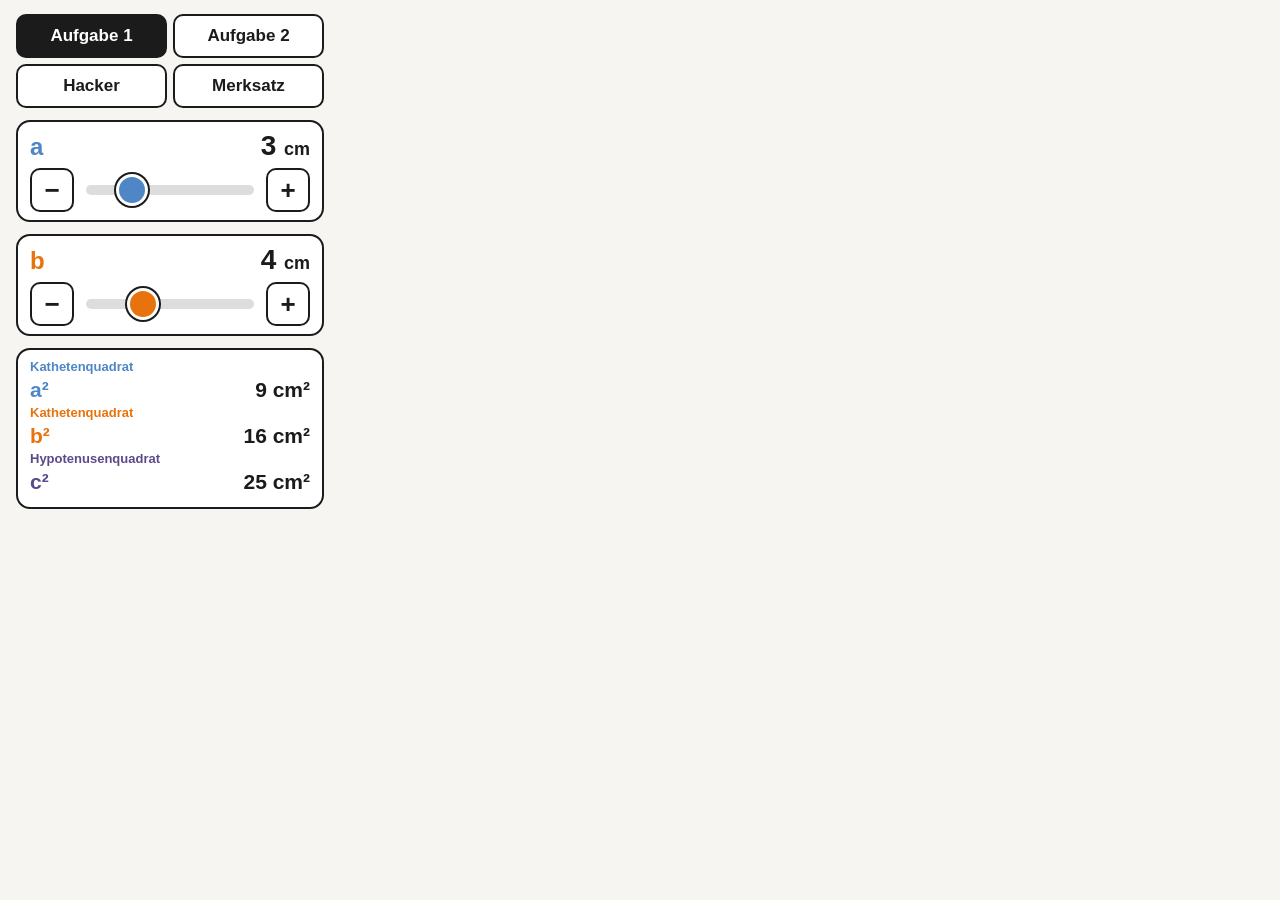
<file: schule/pythagoras-quadrate.html>
<!doctype html>
<html lang="de">
<head>
<meta charset="utf-8">
<meta name="viewport" content="width=device-width, initial-scale=1">
<title>Quadrate am Dreieck</title>
<script src="https://www.geogebra.org/apps/deployggb.js"></script>
<style>
  :root {
    --bg: #f6f5f1; --ink: #1b1b1b; --muted: #6b6b6b;
    --blau: #4f86c6; --orange: #e8730c; --lila: #5b4a8b; --gruen: #2e9d4f;
  }
  * { box-sizing: border-box; }
  html, body { margin: 0; height: 100%; background: var(--bg); color: var(--ink);
    font-family: -apple-system, BlinkMacSystemFont, "Segoe UI", Roboto, Helvetica, Arial, sans-serif;
    -webkit-user-select: none; user-select: none; }
  body { display: flex; }
  #panel { width: 340px; flex: none; padding: 14px 16px; display: flex; flex-direction: column; gap: 12px; overflow-y: auto; }
  .modi { display: grid; grid-template-columns: 1fr 1fr; gap: 6px; }
  .modi button { height: 44px; border-radius: 10px; border: 2px solid var(--ink); background: #fff; color: var(--ink);
    font-size: 17px; font-weight: 700; cursor: pointer; touch-action: manipulation; }
  .modi button.an { background: var(--ink); color: #fff; }
  .zeile { background: #fff; border: 2px solid var(--ink); border-radius: 14px; padding: 8px 12px; }
  .kopf { display: flex; align-items: baseline; justify-content: space-between; margin-bottom: 6px; }
  .name { font-size: 24px; font-weight: 800; }
  .wert { font-size: 28px; font-weight: 800; font-variant-numeric: tabular-nums; }
  .wert small { font-size: 18px; font-weight: 700; }
  .steuer { display: flex; align-items: center; gap: 10px; }
  .steuer button { width: 44px; height: 44px; flex: none; border-radius: 10px; border: 2px solid var(--ink);
    background: #fff; font-size: 26px; font-weight: 700; color: var(--ink); cursor: pointer; touch-action: manipulation; }
  .steuer button:active { background: #e8e8e8; }
  input[type=range] { -webkit-appearance: none; appearance: none; width: 100%; height: 10px; border-radius: 5px; background: #ddd; outline: none; }
  input[type=range]::-webkit-slider-thumb { -webkit-appearance: none; width: 32px; height: 32px; border-radius: 50%;
    background: var(--farbe); border: 3px solid #fff; box-shadow: 0 0 0 2px var(--ink); cursor: pointer; }
  input[type=range]::-moz-range-thumb { width: 28px; height: 28px; border-radius: 50%; background: var(--farbe);
    border: 3px solid #fff; box-shadow: 0 0 0 2px var(--ink); cursor: pointer; }
  .flaechen { background: #fff; border: 2px solid var(--ink); border-radius: 14px; padding: 10px 12px;
    font-size: 21px; font-weight: 700; line-height: 1.5; font-variant-numeric: tabular-nums; }
  .flaechen .r { display: flex; justify-content: space-between; align-items: flex-end; gap: 10px; }
  .flaechen .begriff { display: block; font-size: 13px; font-weight: 600; line-height: 1.1; }
  .merksatz { background: #eef7f0; border: 3px solid var(--gruen); border-radius: 14px; padding: 10px 12px; font-size: 17px; font-weight: 700; line-height: 1.4; }
  .merksatz .formel { font-size: 24px; text-align: center; margin-top: 6px; }
  .merksatz .zahlen { font-size: 17px; text-align: center; color: var(--muted); font-variant-numeric: tabular-nums; }
  #ggb-wrap { position: relative; flex: 1; min-width: 0; }
  #ggb { position: absolute; inset: 0; }
  @media (max-width: 820px), (max-aspect-ratio: 1/1) {
    body { flex-direction: column; }
    #panel { width: 100%; flex-direction: row; flex-wrap: wrap; gap: 8px; padding: 10px 12px; max-height: 50%; }
    .modi { grid-template-columns: repeat(4, 1fr); width: 100%; }
    .zeile, .flaechen, .merksatz { flex: 1 1 220px; }
  }
</style>
</head>
<body>
<div id="panel">
  <div class="modi">
    <button data-m="a1" class="an">Aufgabe 1</button>
    <button data-m="a2">Aufgabe 2</button>
    <button data-m="hacker">Hacker</button>
    <button data-m="merksatz">Merksatz</button>
  </div>
  <div class="zeile" style="--farbe: var(--blau)">
    <div class="kopf"><span class="name" style="color:var(--blau)">a</span><span class="wert"><span id="wa">3</span> <small>cm</small></span></div>
    <div class="steuer"><button data-s="a" data-d="-1">−</button><input type="range" id="ra" min="0.5" max="12" step="0.1" value="3"><button data-s="a" data-d="1">+</button></div>
  </div>
  <div class="zeile" style="--farbe: var(--orange)">
    <div class="kopf"><span class="name" style="color:var(--orange)">b</span><span class="wert"><span id="wb">4</span> <small>cm</small></span></div>
    <div class="steuer"><button data-s="b" data-d="-1">−</button><input type="range" id="rb" min="0.5" max="12" step="0.1" value="4"><button data-s="b" data-d="1">+</button></div>
  </div>
  <div class="flaechen">
    <div class="r"><span style="color:var(--blau)"><span class="begriff b-an" hidden>Kathetenquadrat</span>a²</span><span id="fa">9 cm²</span></div>
    <div class="r"><span style="color:var(--orange)"><span class="begriff b-an" hidden>Kathetenquadrat</span>b²</span><span id="fb">16 cm²</span></div>
    <div class="r"><span style="color:var(--lila)"><span class="begriff b-an" hidden>Hypotenusenquadrat</span>c²</span><span id="fc">25 cm²</span></div>
  </div>
  <div class="merksatz" id="merksatz" hidden>
    Kathetenquadrat + Kathetenquadrat = Hypotenusenquadrat
    <div class="formel">a² + b² = c²</div>
    <div class="zahlen" id="mzahlen">9 cm² + 16 cm² = 25 cm²</div>
  </div>
</div>
<div id="ggb-wrap"><div id="ggb"></div></div>

<script>
const $ = id => document.getElementById(id);
const komma = x => (Math.round(x * 100) / 100).toString().replace('.', ',');
const RGB = { a: [79, 134, 198], b: [232, 115, 12], c: [91, 74, 139] };
const MODI = {
  a1:       { schritt: 0.1, begriffe: false, merksatz: false },
  a2:       { schritt: 0.1, begriffe: true,  merksatz: false },
  hacker:   { schritt: 1,   begriffe: false, merksatz: false },
  merksatz: { schritt: 0.1, begriffe: true,  merksatz: true  },
};
let modus = 'a1';
let api = null, sperre = false;

const schritt = () => MODI[modus].schritt;
function runden(v) {
  const s = schritt(), min = s < 1 ? 0.5 : 1;
  v = Math.round(v / s) * s;
  return Math.round(Math.max(min, Math.min(12, v)) * 10) / 10;
}
function werte() { return { a: +$('ra').value, b: +$('rb').value }; }
function cqWert() {
  if (api) return Math.round(api.getValue('cq') * 100) / 100;
  const { a, b } = werte(); return Math.round((a * a + b * b) * 100) / 100;
}

function anzeigen() {
  const { a, b } = werte();
  const cc = cqWert();
  $('wa').textContent = komma(a); $('wb').textContent = komma(b);
  $('fa').textContent = komma(a * a) + ' cm²'; $('fb').textContent = komma(b * b) + ' cm²';
  $('fc').textContent = komma(cc) + ' cm²';
  $('mzahlen').textContent = komma(a * a) + ' cm² + ' + komma(b * b) + ' cm² = ' + komma(cc) + ' cm²';
}

function setzen(a, b) {
  a = runden(a); b = runden(b);
  $('ra').value = a; $('rb').value = b;
  if (api) {
    sperre = true; api.setCoords('B', 0, a); api.setCoords('A', b, 0); sperre = false;
    ansicht(); texteSetzen();
  }
  anzeigen();
}

function modusSetzen(m) {
  const { a, b } = werte();
  modus = m;
  document.querySelectorAll('.modi button').forEach(bt => bt.classList.toggle('an', bt.dataset.m === m));
  const s = schritt();
  ['ra', 'rb'].forEach(id => { $(id).step = s; $(id).min = s < 1 ? 0.5 : 1; });
  document.querySelectorAll('.b-an').forEach(e => { e.hidden = !MODI[m].begriffe; });
  $('merksatz').hidden = !MODI[m].merksatz;
  if (api) {
    ['kA', 'kB', 'kC'].forEach(n => api.setVisible(n, MODI[m].begriffe));
    const lang = MODI[m].begriffe;
    api.setTextValue('lA', lang ? 'Kathete a' : 'a');
    api.setTextValue('lB', lang ? 'Kathete b' : 'b');
    api.setTextValue('lC', lang ? 'Hypotenuse c' : 'c');
  }
  setzen(a, b);
}

document.querySelectorAll('.modi button').forEach(bt => bt.addEventListener('click', () => modusSetzen(bt.dataset.m)));
document.querySelectorAll('.steuer button').forEach(bt => bt.addEventListener('click', () => {
  const { a, b } = werte(); const d = +bt.dataset.d * schritt();
  bt.dataset.s === 'a' ? setzen(a + d, b) : setzen(a, b + d);
}));
$('ra').addEventListener('input', () => setzen(werte().a, werte().b));
$('rb').addEventListener('input', () => setzen(werte().a, werte().b));

// Sichtbereich so wählen, dass alle drei Quadrate hineinpassen (gleiche Einheit in x und y)
function ansicht() {
  const { a, b } = werte();
  const el = $('ggb'); const W = el.clientWidth, H = el.clientHeight;
  const r = 0.12 * (a + b) + 0.6;
  let xmin = -a - r, xmax = b + a + r, ymin = -b - r, ymax = a + b + r;
  const sx = xmax - xmin, sy = ymax - ymin;
  if (sx / sy < W / H) { const n = sy * W / H; xmin -= (n - sx) / 2; xmax += (n - sx) / 2; }
  else { const n = sx * H / W; ymin -= (n - sy) / 2; ymax += (n - sy) / 2; }
  api.setCoordSystem(xmin, xmax, ymin, ymax);
  ansicht.ppu = W / (xmax - xmin);
}

// Texte in den Quadraten zentrieren (Breite grob aus der Zeichenzahl geschätzt)
function texteSetzen() {
  const ppu = ansicht.ppu || 40;
  const { a, b } = werte();
  const lang = MODI[modus].begriffe;
  [['a', a * a, 'Kathetenquadrat'], ['b', b * b, 'Kathetenquadrat'], ['c', cqWert(), 'Hypotenusenquadrat']].forEach(([n, f, wort]) => {
    const z = (n + '² = ' + komma(f) + ' cm²').length;
    api.setValue('dx' + n, -z * 11.5 / 2 / ppu);
    api.setValue('dy' + n, (lang ? -28 : -9) / ppu);
    api.setValue('ex' + n, -wort.length * 8.4 / 2 / ppu);
    api.setValue('ey' + n, 14 / ppu);
  });
  // Seitenbeschriftungen innen am Dreieck
  api.setValue('sax', 8 / ppu);  api.setValue('say', -6 / ppu);
  api.setValue('sbx', -(lang ? 40 : 6) / ppu); api.setValue('sby', 10 / ppu);
  api.setValue('scd', 16 / ppu);
}

function aufbauen(g) {
  api = g;
  const { a, b } = werte();
  const cmd = [
    'dxa = 0', 'dya = 0', 'dxb = 0', 'dyb = 0', 'dxc = 0', 'dyc = 0',
    'exa = 0', 'eya = 0', 'exb = 0', 'eyb = 0', 'exc = 0', 'eyc = 0',
    'sax = 0', 'say = 0', 'sbx = 0', 'sby = 0', 'scd = 0',
    'lA = "a"', 'lB = "b"', 'lC = "c"',
    'C = (0, 0)', 'A = Point(xAxis)', 'B = Point(yAxis)',
    'ka = y(B)', 'kb = x(A)',
    'sqa = Polygon(C, B, 4)', 'sqb = Polygon(A, C, 4)', 'sqc = Polygon(B, A, 4)',
    'cq = Distance(A, B)^2',
    'sega = Segment(C, B)', 'segb = Segment(C, A)', 'segc = Segment(A, B)',
    'w = Angle(A, C, B)',
    'tA = Text(ReplaceAll("a² = " + ka^2 + " cm²", ".", ","), Centroid(sqa) + (dxa, dya))',
    'tB = Text(ReplaceAll("b² = " + kb^2 + " cm²", ".", ","), Centroid(sqb) + (dxb, dyb))',
    'tC = Text(ReplaceAll("c² = " + cq + " cm²", ".", ","), Centroid(sqc) + (dxc, dyc))',
    'kA = Text("Kathetenquadrat", Centroid(sqa) + (exa, eya))',
    'kB = Text("Kathetenquadrat", Centroid(sqb) + (exb, eyb))',
    'kC = Text("Hypotenusenquadrat", Centroid(sqc) + (exc, eyc))',
    'sA = Text(lA, Midpoint(C, B) + (sax, say))',
    'sB = Text(lB, Midpoint(C, A) + (sbx, sby))',
    'sC = Text(lC, Midpoint(A, B) + scd * UnitVector(Vector(Midpoint(A, B), C)))',
  ];
  window.FEHLER = cmd.filter(c => !api.evalCommand(c));
  api.setCoords('B', 0, a); api.setCoords('A', b, 0);

  // alles erst ausblenden/entbeschriften, dann gezielt gestalten
  api.getAllObjectNames().forEach(n => api.setLabelVisible(n, false));
  api.getAllObjectNames('point').forEach(n => { if (!['A', 'B', 'C'].includes(n)) api.setVisible(n, false); });
  ['ka', 'kb', 'cq', 'dxa', 'dya', 'dxb', 'dyb', 'dxc', 'dyc', 'exa', 'eya', 'exb', 'eyb', 'exc', 'eyc',
   'sax', 'say', 'sbx', 'sby', 'scd', 'lA', 'lB', 'lC'].forEach(n => api.setVisible(n, false));

  const stil = (n, rgb, fill, dicke) => { api.setColor(n, ...rgb); if (fill !== null) api.setFilling(n, fill); if (dicke) api.setLineThickness(n, dicke); };
  stil('sqa', RGB.a, 0.3, 5); stil('sqb', RGB.b, 0.3, 5); stil('sqc', RGB.c, 0.3, 5);
  api.getAllObjectNames('segment').forEach(n => { if (!n.startsWith('seg')) api.setLineThickness(n, 4); });
  stil('sega', RGB.a, null, 10); stil('segb', RGB.b, null, 10); stil('segc', RGB.c, null, 10);
  stil('w', [46, 157, 79], 0.4, 4);
  ['A', 'B'].forEach(n => { api.setColor(n, 27, 27, 27); api.setPointSize(n, 7); });
  api.setColor('C', 27, 27, 27); api.setPointSize('C', 5); api.setFixed('C', true, false);

  // Schrift: Flächen groß, Begriffe und Seiten mittel
  const schrift = (n, faktor) => {
    const x = api.getXML(n);
    api.evalXML(x.replace(/<font[^>]*\/>/, '').replace('</element>', '<font serif="false" sizeM="' + faktor + '" size="0" style="1"/></element>'));
  };
  [['tA', 2, RGB.a], ['tB', 2, RGB.b], ['tC', 2, RGB.c], ['kA', 1.4, RGB.a], ['kB', 1.4, RGB.b], ['kC', 1.4, RGB.c],
   ['sA', 1.4, RGB.a], ['sB', 1.4, RGB.b], ['sC', 1.4, RGB.c]].forEach(([n, f, rgb]) => {
    api.setColor(n, ...rgb); schrift(n, f); api.setFixed(n, true, false);
  });
  ['sqa', 'sqb', 'sqc', 'w', 'sega', 'segb', 'segc'].forEach(n => api.setFixed(n, true, false));

  api.setAxesVisible(false, false);
  api.setGridVisible(true);

  // Ziehen an A oder B: auf das Raster des Modus einrasten
  const nachZiehen = () => {
    if (sperre) return;
    const na = api.getYcoord('B'), nb = api.getXcoord('A');
    const ra = runden(na), rb = runden(nb);
    $('ra').value = ra; $('rb').value = rb;
    if (Math.abs(ra - na) > 1e-9 || Math.abs(rb - nb) > 1e-9) {
      sperre = true; api.setCoords('B', 0, ra); api.setCoords('A', rb, 0); sperre = false;
    }
    texteSetzen(); anzeigen();
  };
  window.nachZiehen = nachZiehen;
  api.registerObjectUpdateListener('A', nachZiehen);
  api.registerObjectUpdateListener('B', nachZiehen);
  api.registerClientListener(e => {
    const typ = e && (e.type || e[0]);
    if (typ === 'dragEnd') { nachZiehen(); ansicht(); texteSetzen(); }
  });

  modusSetzen(modus);
}

function starten() {
  const el = $('ggb');
  const params = {
    appName: 'classic', perspective: 'G', language: 'de',
    width: el.clientWidth, height: el.clientHeight,
    showToolBar: false, showAlgebraInput: false, showMenuBar: false, showResetIcon: false,
    enableRightClick: false, enableLabelDrags: false, enableShiftDragZoom: true, showZoomButtons: true,
    showFullscreenButton: true, borderColor: '#f6f5f1', preventFocus: true,
    appletOnLoad: aufbauen
  };
  new GGBApplet(params, true).inject('ggb');
}

let rt = null;
window.addEventListener('resize', () => {
  clearTimeout(rt);
  rt = setTimeout(() => { if (api && api.setSize) { api.setSize($('ggb').clientWidth, $('ggb').clientHeight); ansicht(); texteSetzen(); } }, 200);
});

window.addEventListener('load', starten);
anzeigen();
</script>
</body>
</html>
</file>
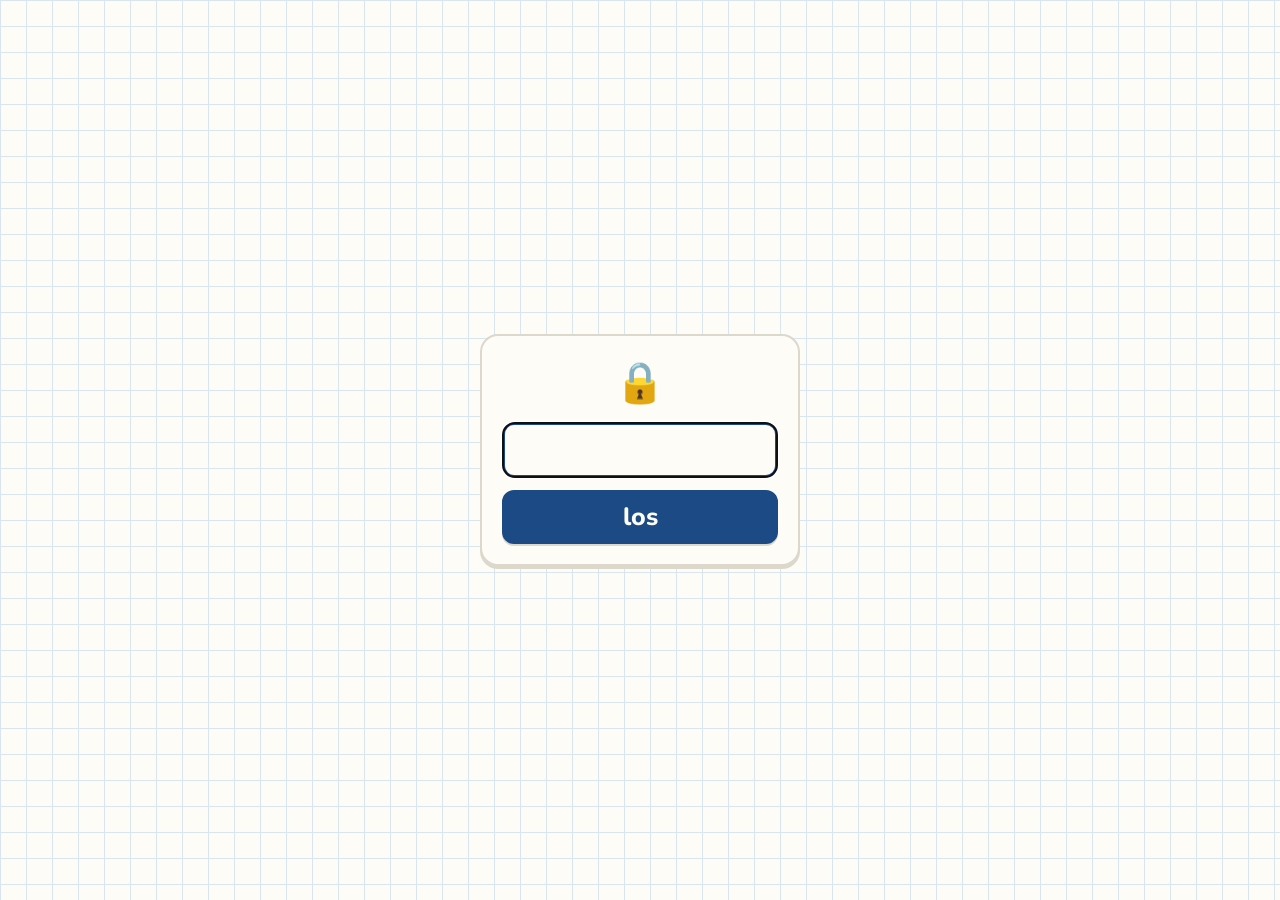
<file: schule/schriftlich-addieren.html>
<!DOCTYPE html>
<html lang="de">
<head>
<meta charset="utf-8">
<meta name="viewport" content="width=device-width, initial-scale=1, viewport-fit=cover">
<title>Schriftlich addieren</title>
<script>try{if(sessionStorage.getItem("sa-pw")!=="1")document.documentElement.classList.add("gesperrt")}catch(e){document.documentElement.classList.add("gesperrt")}</script>
<style>
html.gesperrt body>*:not(#pw){display:none!important}
html:not(.gesperrt) #pw{display:none}
#pw{position:fixed;inset:0;display:flex;align-items:center;justify-content:center;padding:16px;z-index:100}
#pw-f{background:var(--papier);border:2px solid var(--rand);border-radius:18px;padding:20px;width:min(320px,100%);display:flex;flex-direction:column;gap:12px;align-items:center;box-shadow:0 3px 0 var(--rand)}
#pw-f.nein{animation:wackel .4s}
#pw-i{width:100%;height:56px;border:3px solid var(--tinte);border-radius:12px;background:var(--papier);color:var(--tinte);font-family:inherit;font-size:28px;font-weight:800;text-align:center;letter-spacing:.12em}
#pw-f .taste{width:100%}
</style>
<link rel="preconnect" href="https://fonts.googleapis.com">
<link rel="preconnect" href="https://fonts.gstatic.com" crossorigin>
<link href="https://fonts.googleapis.com/css2?family=Nunito:wght@400;700;800&display=swap" rel="stylesheet">
<style>
:root{
  --papier:#fdfcf6; --karo:#d9e6f2; --karo-stark:#b9d0e6;
  --tinte:#1b4a85; --tinte-hell:#5e8cbb;
  --rot:#d23b2f; --gruen:#2f8f5b; --gelb:#ffe49c; --gelb-tief:#4a3a00;
  --grau:#6c7580; --rand:#dcd8cc;
  --sw0:#e8862a; --sw1:#2f8f5b; --sw2:#7b3fa0; --sw3:#2f6f9f; --sw4:#d9257e; --sw5:#8a6a20;
  color-scheme: light;
}
@media (prefers-color-scheme: dark){
  :root:not([data-theme="light"]){
    --papier:#191c21; --karo:#283039; --karo-stark:#3d4954;
    --tinte:#8ec0f5; --tinte-hell:#5e8cbb;
    --rot:#ff7a6e; --gruen:#6ddc9c; --gelb:#5d4f20; --gelb-tief:#ffe9b0;
    --grau:#9aa3ae; --rand:#333a42;
    --sw0:#f0a45c; --sw1:#6ddc9c; --sw2:#c08ae0; --sw3:#7fb6e8; --sw4:#f287b8; --sw5:#d9b26a;
    color-scheme: dark;
  }
}
*{box-sizing:border-box}
html,body{height:100%}
body{margin:0;padding-top:env(safe-area-inset-top,0px);padding-bottom:env(safe-area-inset-bottom,0px);
  background:var(--papier);
  background-image:linear-gradient(var(--karo) 1px,transparent 1px),linear-gradient(90deg,var(--karo) 1px,transparent 1px);
  background-size:26px 26px;font-family:Nunito,system-ui,sans-serif;color:var(--tinte);
  display:flex;flex-direction:column;align-items:center}
.wrap{width:100%;max-width:560px;padding:10px 14px 20px;display:flex;flex-direction:column;gap:12px}
.verstecken{display:none !important}

.kopf{display:flex;align-items:center;gap:8px}
.punkte{display:flex;gap:5px;flex:1}
.punkt{width:13px;height:13px;border-radius:50%;border:2px solid var(--karo-stark);transition:.25s}
.punkt.voll{background:var(--gruen);border-color:var(--gruen)}
.punkt.hilfe{background:var(--gelb);border-color:var(--gelb)}
.punkt.jetzt{border-color:var(--tinte);transform:scale(1.25)}
.chip{border:2px solid var(--rand);background:var(--papier);color:var(--tinte);border-radius:10px;
  height:34px;padding:0 12px;font-family:inherit;font-size:15px;font-weight:800;cursor:pointer}
.chip.rund{width:34px;padding:0;font-size:18px}
.chip.hoch{background:var(--gelb);border-color:var(--gelb);color:var(--gelb-tief);animation:wink 1.6s infinite}
@keyframes wink{0%,100%{transform:none}50%{transform:translateY(-3px)}}

.karte{background:var(--papier);border:2px solid var(--rand);border-radius:16px;padding:14px 12px;box-shadow:0 2px 0 var(--rand)}

.stufen-wahl{display:grid;grid-template-columns:1fr 1fr;gap:10px}
.stufe-karte{border:2px solid var(--rand);background:var(--papier);border-radius:16px;padding:12px 8px;cursor:pointer;
  display:flex;flex-direction:column;align-items:center;gap:7px;box-shadow:0 3px 0 var(--rand);font-family:inherit;color:var(--tinte)}
.stufe-karte:active{transform:translateY(2px);box-shadow:0 1px 0 var(--rand)}
.stufe-karte .titel{font-size:17px;font-weight:800}
.stufe-karte .form{font-size:13px;color:var(--grau);font-weight:700}
.mini-bild{display:flex;flex-direction:column;gap:3px;align-items:flex-end}
.mini-zeile{display:flex;gap:3px}
.mini-kasten{width:14px;height:16px;border:1.5px solid var(--karo-stark);border-radius:2px;background:rgba(27,74,133,.07)}
.mini-zeile.summe .mini-kasten{border-top:3px solid var(--tinte)}

.gitter{display:flex;justify-content:center;overflow-x:auto}
table.rg{border-collapse:collapse}
table.rg td{width:44px;height:44px;text-align:center;font-size:29px;font-weight:800}
td.kopfz{height:24px;font-size:13px;font-weight:800;color:var(--grau);border-bottom:2px solid var(--karo-stark);transition:.25s}
td.kopfz.an{color:var(--tinte);transform:scale(1.35)}
td.zahl{border:1.5px solid var(--karo-stark);color:var(--tinte);background:rgba(27,74,133,.05)}
.sw0{color:var(--sw0)!important}.sw1{color:var(--sw1)!important}.sw2{color:var(--sw2)!important}
.sw3{color:var(--sw3)!important}.sw4{color:var(--sw4)!important}.sw5{color:var(--sw5)!important}
.ziffern{display:flex;gap:6px}
.zbox{width:34px;height:46px;border:2.5px solid currentColor;border-radius:8px;display:flex;align-items:center;
  justify-content:center;font-size:27px;font-weight:800;animation:rein .25s ease}
@keyframes rein{from{transform:translateY(-8px);opacity:0}to{transform:none;opacity:1}}
td.op{width:28px;font-size:25px;color:var(--grau);border:none;background:none}
td.leer{border-color:transparent;background:none}
td.ue{height:24px;font-size:16px;color:var(--rot);border:none}
td.ue.box{border:1.5px dashed var(--karo-stark);border-radius:4px}
tr.erg td.zahl{border:1.5px dashed var(--karo-stark);border-top:3px solid var(--tinte);color:var(--gruen);background:none}
tr.erg.gezeigt td.zahl{border-style:solid}
td.hell{background:var(--gelb)}
td.luecke{background:var(--gelb);color:var(--gelb-tief);animation:puls 1.8s infinite}
td.tipp{cursor:pointer}
td.treffer{background:var(--gruen);color:#fff !important}
td.daneben{animation:wackel .4s}
.hupf{animation:hupf .55s ease}
@keyframes hupf{0%,100%{transform:none}35%{transform:translateY(-8px) scale(1.18)}}
.flug{position:fixed;z-index:50;font-size:20px;font-weight:800;color:var(--rot);
  transition:transform .95s cubic-bezier(.4,0,.2,1),opacity .95s;pointer-events:none}

.blase{margin:10px auto 0;max-width:340px;text-align:center;background:var(--gelb);color:var(--gelb-tief);
  border-radius:12px;padding:8px 12px;font-size:21px;font-weight:800;opacity:0;transform:scale(.92);transition:.22s}
.blase.da{opacity:1;transform:none}

.eingabe{display:flex;align-items:center;justify-content:center;gap:12px}
.heft{width:46px;height:46px;flex:none}
.heft .stift{transform-origin:70% 70%}
.heft.schreibt .stift{animation:schreiben 1.5s ease}
@keyframes schreiben{0%{transform:translate(-9px,3px) rotate(-6deg)}50%{transform:translate(4px,-2px) rotate(2deg)}100%{transform:translate(-9px,3px) rotate(-6deg)}}
.heft.schreibt .linie{stroke-dasharray:26;stroke-dashoffset:26;animation:ziehen 1.5s ease forwards}
@keyframes ziehen{to{stroke-dashoffset:0}}
.gleich{display:flex;align-items:center;justify-content:center;width:46px;height:46px;border-radius:50%;
  background:var(--tinte);color:var(--papier);font-size:25px;font-weight:800;flex:none}
.gleich.such{background:var(--gelb);color:var(--gelb-tief)}
.feld{min-width:120px;height:56px;padding:0 10px;border:3px solid var(--tinte);border-radius:12px;
  display:flex;align-items:center;justify-content:center;font-size:30px;font-weight:800;animation:puls 1.7s infinite}
.feld.gut{border-color:var(--gruen);color:var(--gruen);animation:none}
.feld.schlecht{border-color:var(--rot);color:var(--rot);animation:wackel .4s}
.marke{text-align:center;font-size:14px;font-weight:800;color:var(--grau);margin-top:8px}
@keyframes puls{0%,100%{box-shadow:0 0 0 0 rgba(27,74,133,.22)}50%{box-shadow:0 0 0 7px rgba(27,74,133,0)}}
@keyframes wackel{0%,100%{transform:none}25%{transform:translateX(-7px)}75%{transform:translateX(7px)}}

.block{display:grid;grid-template-columns:repeat(5,1fr);gap:8px}
.taste{border:2px solid var(--rand);background:var(--papier);color:var(--tinte);border-radius:12px;height:54px;
  font-family:inherit;font-size:25px;font-weight:800;cursor:pointer;box-shadow:0 2px 0 var(--rand)}
.taste:active{transform:translateY(2px);box-shadow:none}
.taste:focus-visible{outline:3px solid var(--tinte);outline-offset:2px}
.taste.weg{color:var(--rot);font-size:20px}
.taste.ok{grid-column:span 2;background:var(--tinte);color:var(--papier);border-color:var(--tinte)}
.hilfe{width:100%;border:2px solid var(--gelb);background:var(--gelb);color:var(--gelb-tief);border-radius:12px;height:48px;
  font-family:inherit;font-size:18px;font-weight:800;cursor:pointer;box-shadow:0 2px 0 rgba(0,0,0,.12)}
.hilfe:disabled{opacity:.35;cursor:default}
.stufen-punkte{display:flex;gap:4px;justify-content:center}
.sp{width:9px;height:9px;border-radius:50%;background:var(--karo-stark)}
.sp.an{background:var(--rot)}
.ende{text-align:center;display:flex;flex-direction:column;gap:12px;align-items:center}
.gross{font-size:44px}
.over{position:fixed;inset:0;background:rgba(10,20,35,.35);display:flex;align-items:center;justify-content:center;z-index:30;padding:16px}
.spot{position:fixed;border-radius:12px;box-shadow:0 0 0 9999px rgba(8,16,28,.74);
  transition:all .5s cubic-bezier(.4,0,.2,1);z-index:55;pointer-events:none}
#tour-blase{position:relative;z-index:57}
#tour-weiter,#tour-zu,#tour-zurueck,#tour-nochmal,#tour-neu{position:relative;z-index:57}
.spot-wort{position:fixed;z-index:56;background:var(--tinte);color:var(--papier);border-radius:9px;
  padding:3px 10px;font-size:14px;font-weight:800;white-space:nowrap;transition:all .5s cubic-bezier(.4,0,.2,1);pointer-events:none}
.over-karte{background:var(--papier);border:2px solid var(--rand);border-radius:18px;padding:16px;max-width:400px;width:100%;text-align:center}
@media (prefers-reduced-motion:reduce){*{animation:none!important;transition:none!important}}
</style>
</head>
<body>
<div id="pw"><form id="pw-f" autocomplete="off"><div style="font-size:40px">🔒</div><input id="pw-i" type="text" autocapitalize="characters" autocorrect="off" spellcheck="false" aria-label="Passwort"><button class="taste ok">los</button></form></div>
<script>
(function(){
const H=s=>{let h=7;for(let i=0;i<s.length;i++)h=(Math.imul(h,31)+s.charCodeAt(i))>>>0;return h};
const f=document.getElementById("pw-f"),i=document.getElementById("pw-i");
if(document.documentElement.classList.contains("gesperrt"))setTimeout(()=>i.focus(),60);
f.addEventListener("submit",e=>{
  e.preventDefault();
  if(H(i.value.trim().toUpperCase())===8596675){
    try{sessionStorage.setItem("sa-pw","1")}catch(x){}
    document.documentElement.classList.remove("gesperrt");
  }else{
    i.value="";f.classList.remove("nein");void f.offsetWidth;f.classList.add("nein");
  }
});
})();
</script>
<div class="wrap">

  <div id="start">
    <div class="stufen-wahl" id="stufen-wahl"></div>
    <button class="hilfe" id="btn-beispiel" style="margin-top:12px">Beispiel</button>
  </div>

  <div id="zwischen" class="verstecken">
    <div class="karte" style="text-align:center">
      <div style="font-size:22px;font-weight:800" id="z-titel"></div>
      <div style="margin-top:10px" id="z-bild"></div>
    </div>
    <button class="hilfe" id="z-wie" style="margin-top:12px">? wie geht das</button>
    <button class="taste ok" id="z-los" style="width:100%;margin-top:10px">los</button>
    <button class="chip" id="z-zurueck" style="margin-top:10px">zurück</button>
  </div>

  <div id="spiel" class="verstecken" style="display:flex;flex-direction:column;gap:12px">
    <div class="kopf">
      <div class="punkte" id="punkte"></div>
      <button class="chip verstecken" id="chip-hoch">schwerer?</button>
      <button class="chip" id="chip-stufe"></button>
      <button class="chip rund" id="chip-tour">?</button>
    </div>

    <div class="karte">
      <div class="gitter" id="gitter"></div>
      <div class="blase" id="blase"></div>
      <div class="marke" id="marke"></div>
    </div>

    <div class="karte" id="karte-eingabe">
      <div class="eingabe">
        <svg class="heft" id="heft" viewBox="0 0 48 48" fill="none" aria-hidden="true">
          <rect x="7" y="6" width="28" height="36" rx="3" fill="none" stroke="currentColor" stroke-width="2.5"/>
          <path class="linie" d="M13 20 H29" stroke="currentColor" stroke-width="2" stroke-linecap="round"/>
          <path class="linie" d="M13 27 H26" stroke="currentColor" stroke-width="2" stroke-linecap="round"/>
          <g class="stift"><path d="M31 33 L41 23 L44 26 L34 36 L30 37 Z" fill="var(--gelb)" stroke="currentColor" stroke-width="2.2" stroke-linejoin="round"/></g>
        </svg>
        <div class="gleich" id="gleich">=</div>
        <div class="feld" id="feld"></div>
      </div>
    </div>

    <div class="block verstecken" id="wahl" style="grid-template-columns:1fr 1fr">
      <button class="taste" id="wahl-nochmal" style="font-size:18px">nochmal</button>
      <button class="hilfe" id="wahl-hilfe" style="height:54px">Hilfe</button>
    </div>
    <button class="hilfe" id="btn-hilfe">Hilfe</button>
    <div class="stufen-punkte" id="stufen-punkte"></div>
    <div class="block" id="block"></div>

    <div class="karte verstecken" id="karte-ende">
      <div class="ende">
        <div class="gross" id="e-icon">★</div>
        <div id="e-text" style="font-size:18px;font-weight:800"></div>
        <button class="taste ok" id="e-weiter" style="width:170px">weiter</button>
      </div>
    </div>
  </div>
</div>

<div class="over verstecken" id="tour">
  <div class="spot verstecken" id="spot"></div>
  <div class="spot-wort verstecken" id="spot-wort"></div>
  <div class="over-karte">
    <div id="tour-mini"></div>
    <div class="blase" id="tour-blase" style="margin-top:12px"></div>
    <div style="display:flex;gap:8px;margin-top:14px">
      <button class="chip" id="tour-zurueck" style="flex:1">zurück</button>
      <button class="taste ok" id="tour-weiter" style="flex:2;grid-column:auto">weiter</button>
    </div>
    <div style="display:flex;gap:8px;margin-top:8px">
      <button class="chip" id="tour-nochmal" style="flex:1">nochmal</button>
      <button class="chip" id="tour-neu" style="flex:1">neues Beispiel</button>
      <button class="chip" id="tour-zu" style="flex:1">schließen</button>
    </div>
  </div>
</div>

<script>
(function(){
"use strict";
const $=id=>document.getElementById(id);
const NAMEN=["E","Z","H","T","ZT","HT"];
const PRO_RUNDE=6;
const TEMPO=1.3, t=ms=>Math.round(ms*TEMPO);
const SCHNELL_MS=9000, SCHNELL_NOETIG=3;

const STUFEN=[
  {titel:"Einsteiger",   stellen:[3,2]},
  {titel:"Standard",     stellen:[3,3]},
  {titel:"Große Zahlen", stellen:[4,3]},
  {titel:"Profi",        stellen:[4,4]},
  {titel:"Dreierpack",   stellen:[3,3,3]},
  {titel:"Endgegner",    stellen:[4,4,4]}
];
const ARTEN=["rechnen","rechnen","luecke","rechnen","fehler","rechnen"];

let stufe=0, nr=0, verlauf=[], aufgabe=null;
let eingabe="", hilfeStufe=0, hilfeBenutzt=false, laeuft=false;
let startZeit=0, schnellSerie=0;

const zufall=(a,b)=>a+Math.floor(Math.random()*(b-a+1));
const ziffer=(z,k)=>Math.floor(z/Math.pow(10,k))%10;

function spaltenRechnung(zahlen){
  const summe=zahlen.reduce((a,b)=>a+b,0);
  const n=Math.max(Math.max(...zahlen.map(z=>String(z).length)),String(summe).length);
  const out=[]; let c=0;
  for(let k=0;k<n;k++){
    const teile=[]; if(c) teile.push(c);
    zahlen.forEach(z=>{ if(String(z).length>k) teile.push(ziffer(z,k)); });
    const s=c+zahlen.reduce((a,z)=>a+ziffer(z,k),0);
    out.push({k,teile,summe:s,ziffer:s%10,carry:Math.floor(s/10),carryIn:c});
    c=Math.floor(s/10);
  }
  return {n,out,summe};
}

function roheAufgabe(){
  const st=STUFEN[stufe].stellen;
  for(let v=0;v<400;v++){
    const zahlen=st.map(s=>zufall(Math.pow(10,s-1),Math.pow(10,s)-1));
    const r=spaltenRechnung(zahlen);
    if(r.out.some(o=>o.carry>0)) return {zahlen,...r};
  }
  const zahlen=[358,276]; return {zahlen,...spaltenRechnung(zahlen)};
}

function baueAufgabe(art){
  const a=roheAufgabe();
  a.art=art||"rechnen";
  if(a.art==="luecke"){
    const i=zufall(0,a.zahlen.length-1);
    const len=String(a.zahlen[i]).length;
    a.lueckeZeile=i;
    a.lueckeSp=zufall(0,len-1);
    a.lueckeZiffer=ziffer(a.zahlen[i],a.lueckeSp);
  }
  if(a.art==="fehler"){
    const kandidaten=[];
    a.out.forEach(o=>{ if(o.carry>0 && o.k+1<a.n) kandidaten.push({typ:"uebertrag",k:o.k+1}); });
    a.out.forEach(o=>{ if(o.k<String(a.summe).length) kandidaten.push({typ:"rechnen",k:o.k}); });
    const f=kandidaten[zufall(0,kandidaten.length-1)];
    a.fehlerSp=f.k; a.fehlerTyp=f.typ;
    a.falschZiffer = f.typ==="uebertrag"
      ? (a.out[f.k].ziffer+9)%10
      : (a.out[f.k].ziffer+(Math.random()<0.5?1:9))%10;
  }
  return a;
}

/* ---------- Startbildschirm ---------- */
function miniBild(stellen){
  let h='<div class="mini-bild">';
  stellen.forEach(s=>{ h+='<div class="mini-zeile">'+'<div class="mini-kasten"></div>'.repeat(s)+'</div>'; });
  h+='<div class="mini-zeile summe">'+'<div class="mini-kasten"></div>'.repeat(Math.max(...stellen)+1)+'</div>';
  return h+'</div>';
}
function zeichneStart(){
  $("stufen-wahl").innerHTML=STUFEN.map((s,i)=>
    `<button class="stufe-karte" data-i="${i}">${miniBild(s.stellen)}<div class="titel">${s.titel}</div><div class="form">${s.stellen.join(" + ")}</div></button>`).join("");
  $("stufen-wahl").querySelectorAll("button").forEach(b=>b.addEventListener("click",()=>{
    stufe=+b.dataset.i; nr=0; verlauf=[]; schnellSerie=0;
    $("start").classList.add("verstecken");
    $("zwischen").classList.remove("verstecken");
    $("z-titel").textContent=STUFEN[stufe].titel;
    $("z-bild").innerHTML=miniBild(STUFEN[stufe].stellen);
  }));
}

/* ---------- Gitter ---------- */
function zeichneGitter(){
  const sp=[]; for(let k=aufgabe.n-1;k>=0;k--) sp.push(k);
  let h='<table class="rg"><tr><td class="op"></td>';
  sp.forEach(k=>h+=`<td class="kopfz sw${k}" id="k${k}">${NAMEN[k]||""}</td>`);
  h+='</tr>';
  aufgabe.zahlen.forEach((z,i)=>{
    h+='<tr><td class="op">'+(i===0?"":"+")+'</td>';
    sp.forEach(k=>{
      const leer=String(z).length<=k;
      let inhalt=leer?"":ziffer(z,k), klasse="";
      if(aufgabe.art==="luecke" && i===aufgabe.lueckeZeile && k===aufgabe.lueckeSp){ inhalt="?"; klasse="luecke"; }
      h+=`<td class="zahl sw${k} ${leer?'leer':''} ${klasse}" data-sp="${k}" data-r="s" id="s${i}_${k}">${inhalt}</td>`;
    });
    h+='</tr>';
  });
  h+='<tr><td class="op"></td>';
  sp.forEach(k=>h+=`<td class="ue" data-sp="${k}" id="c${k}"></td>`);
  h+='</tr><tr class="erg '+((aufgabe.art!=="rechnen")?"gezeigt":"")+'"><td class="op"></td>';
  sp.forEach(k=>h+=`<td class="zahl sw${k}" data-sp="${k}" data-r="e" id="r${k}"></td>`);
  h+='</tr></table>';
  $("gitter").innerHTML=h;

  aufgabe.out.forEach(o=>{ if(o.carry>0&&o.k+1<aufgabe.n){const e=$("c"+(o.k+1)); if(e) e.classList.add("box");} });

  if(aufgabe.art!=="rechnen"){
    const erg=String(aufgabe.summe);
    aufgabe.out.forEach(o=>{ if(o.k<erg.length){ const r=$("r"+o.k); if(r) r.textContent=o.ziffer; } });
  }
  if(aufgabe.art==="fehler"){
    const r=$("r"+aufgabe.fehlerSp); if(r) r.textContent=aufgabe.falschZiffer;
    aufgabe.out.forEach(o=>{ if(o.carry>0&&o.k+1<aufgabe.n){
      const c=$("c"+(o.k+1));
      if(c && !(aufgabe.fehlerTyp==="uebertrag" && o.k+1===aufgabe.fehlerSp)) c.textContent=o.carry;
    }});
    document.querySelectorAll('#gitter tr.erg td.zahl').forEach(td=>{
      td.classList.add("tipp");
      td.addEventListener("click",()=>tippeZelle(td));
    });
  }
}
function hellSpalte(k,an){
  document.querySelectorAll(`#gitter td[data-sp="${k}"]`).forEach(td=>td.classList.toggle("hell",an));
}
function blase(txt,el){ const b=el||$("blase"); b.textContent=txt||""; b.classList.toggle("da",!!txt); }

let tourSofort=false;
function flug(von,zu,text,fertig){
  if(!von||!zu||tourSofort){ if(zu) zu.textContent=text; if(fertig) fertig(); return; }
  const a=von.getBoundingClientRect(), b=zu.getBoundingClientRect();
  const e=document.createElement("div");
  e.className="flug"; e.textContent=text;
  e.style.left=(a.left+a.width/2-8)+"px"; e.style.top=(a.top+a.height/2-12)+"px";
  document.body.appendChild(e);
  requestAnimationFrame(()=>{ e.style.transform=`translate(${b.left-a.left}px, ${b.top-a.top-4}px) scale(1.1)`; });
  setTimeout(()=>{ e.remove(); zu.textContent=text; if(fertig) fertig(); },1000);
}

/* ---------- Hilfe ---------- */
function hilfeSchritt(auto){
  if(laeuft||!aufgabe) return;
  if(aufgabe.art==="luecke") return hilfeLuecke();
  if(aufgabe.art==="fehler") return hilfeFehler();
  const k=hilfeStufe;
  if(k>=aufgabe.n) return;
  hilfeBenutzt=true; laeuft=true;
  for(let i=0;i<aufgabe.n;i++) hellSpalte(i,false);
  hellSpalte(k,true);
  const kf=$("k"+k); if(kf){kf.classList.add("an"); setTimeout(()=>kf.classList.remove("an"),t(1100));}
  const o=aufgabe.out[k];
  const zellen=[];
  if(o.carryIn){const c=$("c"+k); if(c&&c.textContent) zellen.push(c);}
  document.querySelectorAll(`#gitter td[data-sp="${k}"][data-r="s"]`).forEach(td=>{ if(td.textContent) zellen.push(td); });
  zellen.forEach((td,i)=>setTimeout(()=>{td.classList.add("hupf");setTimeout(()=>td.classList.remove("hupf"),560);},t(i*280)));
  setTimeout(()=>{
    blase(o.teile.join(" + ")+" = "+o.summe);
    setTimeout(()=>{
      const r=$("r"+k); if(r) r.textContent=o.ziffer;
      document.querySelector("#gitter tr.erg").classList.add("gezeigt");
      const weiter=()=>{
        hilfeStufe++; zeichneStufenPunkte(); laeuft=false;
        if(hilfeStufe>=aufgabe.n){
          $("btn-hilfe").disabled=true;
          setTimeout(()=>{for(let i=0;i<aufgabe.n;i++) hellSpalte(i,false); blase("");},t(1400));
        }
        if(auto&&hilfeStufe<aufgabe.n) setTimeout(()=>hilfeSchritt(true),t(900));
      };
      if(o.carry>0&&k+1<aufgabe.n) flug($("r"+k),$("c"+(k+1)),String(o.carry),weiter);
      else setTimeout(weiter,t(700));
    },t(700));
  }, t(zellen.length*280+350));
}

function hilfeLuecke(){
  hilfeBenutzt=true;
  const k=aufgabe.lueckeSp, o=aufgabe.out[k];
  if(hilfeStufe===0){
    hellSpalte(k,true);
    const kf=$("k"+k); if(kf){kf.classList.add("an"); setTimeout(()=>kf.classList.remove("an"),t(1100));}
    blase(platzhalterGleichung(k));
    hilfeStufe=1; zeichneStufenPunkte();
  }else{
    const z=$("s"+aufgabe.lueckeZeile+"_"+aufgabe.lueckeSp);
    if(z){ z.textContent=aufgabe.lueckeZiffer; z.classList.remove("luecke"); }
    blase("");
    $("btn-hilfe").disabled=true;
    hilfeStufe=2; zeichneStufenPunkte();
  }
}
function platzhalterGleichung(k){
  const o=aufgabe.out[k], teile=[];
  if(o.carryIn) teile.push(o.carryIn);
  aufgabe.zahlen.forEach((z,i)=>{
    if(String(z).length<=k) return;
    teile.push( (i===aufgabe.lueckeZeile && k===aufgabe.lueckeSp) ? "?" : ziffer(z,k) );
  });
  return teile.join(" + ")+" = "+o.summe;
}

function hilfeFehler(){
  hilfeBenutzt=true;
  const k=aufgabe.fehlerSp, o=aufgabe.out[k];
  if(hilfeStufe===0){
    hellSpalte(k,true);
    const kf=$("k"+k); if(kf){kf.classList.add("an"); setTimeout(()=>kf.classList.remove("an"),t(1100));}
    hilfeStufe=1; zeichneStufenPunkte();
  }else{
    blase(o.teile.join(" + ")+" = "+o.summe);
    $("btn-hilfe").disabled=true;
    hilfeStufe=2; zeichneStufenPunkte();
  }
}

function zeichneStufenPunkte(){
  const max = aufgabe.art==="rechnen" ? aufgabe.n : 2;
  let h=""; for(let i=0;i<max;i++) h+=`<div class="sp ${i<hilfeStufe?'an':''}"></div>`;
  $("stufen-punkte").innerHTML=h;
}

/* ---------- Ablauf ---------- */
function neueAufgabe(){
  aufgabe=baueAufgabe(ARTEN[nr%ARTEN.length]);
  eingabe=""; hilfeStufe=0; hilfeBenutzt=false; laeuft=false;
  zeichneGitter(); zeichneStufenPunkte(); blase("");
  $("karte-ende").classList.add("verstecken");
  $("wahl").classList.add("verstecken");
  $("btn-hilfe").classList.remove("verstecken"); $("btn-hilfe").disabled=false;
  $("feld").className="feld"; $("feld").innerHTML="";

  const istFehler = aufgabe.art==="fehler";
  $("karte-eingabe").classList.toggle("verstecken", istFehler);
  $("block").classList.toggle("verstecken", istFehler);
  $("gleich").className = "gleich" + (istFehler?" such":"");
  $("marke").textContent = istFehler ? "Fehler finden" : (aufgabe.art==="luecke" ? "welche Ziffer fehlt?" : "");

  if(!istFehler){
    const heft=$("heft"); heft.classList.remove("schreibt"); void heft.offsetWidth; heft.classList.add("schreibt");
    tasten();
  }
  startZeit=Date.now();
  punkte();
}

function punkte(){
  let h="";
  for(let i=0;i<PRO_RUNDE;i++){
    const v=verlauf[i];
    h+=`<div class="punkt ${v==='ok'?'voll':''} ${v==='hilfe'?'hilfe':''} ${i===nr?'jetzt':''}"></div>`;
  }
  $("punkte").innerHTML=h;
  $("chip-stufe").textContent=STUFEN[stufe].titel;
  $("chip-hoch").classList.toggle("verstecken", !(schnellSerie>=SCHNELL_NOETIG && stufe<STUFEN.length-1));
  $("chip-hoch").classList.add("hoch");
}

function geschafft(){
  const dauer=Date.now()-startZeit;
  if(!hilfeBenutzt && dauer<SCHNELL_MS) schnellSerie++; else schnellSerie=0;
  verlauf[nr]=hilfeBenutzt?"hilfe":"ok";
  setTimeout(ende,900);
}

function pruefen(){
  const w=parseInt(eingabe,10);
  if(isNaN(w)) return;
  const f=$("feld");
  const soll = aufgabe.art==="luecke" ? aufgabe.lueckeZiffer : aufgabe.summe;
  if(w===soll){
    f.className="feld gut";
    if(aufgabe.art==="luecke"){
      const z=$("s"+aufgabe.lueckeZeile+"_"+aufgabe.lueckeSp);
      if(z){ z.textContent=aufgabe.lueckeZiffer; z.classList.remove("luecke"); }
    }else{
      aufgabe.out.forEach(o=>{const r=$("r"+o.k); if(r&&!r.textContent) r.textContent=o.ziffer;});
      document.querySelector("#gitter tr.erg").classList.add("gezeigt");
    }
    geschafft();
  }else{
    f.className="feld schlecht";
    setTimeout(()=>{
      eingabe=""; f.innerHTML=""; f.className="feld";
      zeigeWahl(true);
    },800);
  }
}

function zeigeWahl(an){
  $("wahl").classList.toggle("verstecken",!an);
  $("block").classList.toggle("verstecken",an);
  $("btn-hilfe").classList.toggle("verstecken",an);
}
$("wahl-nochmal").addEventListener("click",()=>{
  zeigeWahl(false);
  eingabe=""; $("feld").innerHTML=""; $("feld").className="feld";
});
$("wahl-hilfe").addEventListener("click",()=>{
  zeigeWahl(false);
  $("btn-hilfe").disabled=false;
  hilfeSchritt(false);
});

function tippeZelle(td){
  if(aufgabe.art!=="fehler") return;
  const k=+td.dataset.sp;
  if(k===aufgabe.fehlerSp){
    td.classList.add("treffer");
    setTimeout(()=>{
      td.textContent=aufgabe.out[k].ziffer;
      if(aufgabe.fehlerTyp==="uebertrag"){
        const c=$("c"+k); if(c) c.textContent=aufgabe.out[k-1].carry;
      }
      geschafft();
    },600);
  }else{
    td.classList.add("daneben");
    setTimeout(()=>td.classList.remove("daneben"),420);
  }
}

function ende(){
  nr++; punkte();
  $("karte-eingabe").classList.add("verstecken");
  $("block").classList.add("verstecken");
  $("btn-hilfe").classList.add("verstecken");
  $("wahl").classList.add("verstecken");
  $("karte-ende").classList.remove("verstecken");
  $("e-icon").textContent=hilfeBenutzt?"✓":"★";
  $("e-text").textContent = nr>=PRO_RUNDE ? verlauf.filter(v=>v==="ok").length+" von "+PRO_RUNDE+" ohne Hilfe" : "";
}

$("e-weiter").addEventListener("click",()=>{ if(nr>=PRO_RUNDE){ nr=0; verlauf=[]; } neueAufgabe(); });
$("btn-hilfe").addEventListener("click",()=>hilfeSchritt(false));
$("chip-stufe").addEventListener("click",()=>{ $("spiel").classList.add("verstecken"); $("start").classList.remove("verstecken"); });
$("chip-hoch").addEventListener("click",()=>{
  if(stufe<STUFEN.length-1) stufe++;
  schnellSerie=0; nr=0; verlauf=[];
  neueAufgabe();
});
$("z-los").addEventListener("click",()=>{ $("zwischen").classList.add("verstecken"); $("spiel").classList.remove("verstecken"); neueAufgabe(); });
$("z-zurueck").addEventListener("click",()=>{ $("zwischen").classList.add("verstecken"); $("start").classList.remove("verstecken"); });

/* ---------- Ziffernblock ---------- */
function tasten(){
  let h="";
  for(let i=1;i<=9;i++) h+=`<button class="taste" data-z="${i}">${i}</button>`;
  h+=`<button class="taste" data-z="0">0</button><button class="taste weg" data-a="weg">⌫</button>`;
  h+=`<button class="taste ok" data-a="ok">fertig</button>`;
  const b=$("block"); b.innerHTML=h;
  b.querySelectorAll("button").forEach(btn=>btn.addEventListener("click",()=>{
    if(btn.dataset.z!==undefined) tippe(btn.dataset.z);
    else if(btn.dataset.a==="weg"){ eingabe=eingabe.slice(1); zeigeEingabe(); }
    else pruefen();
  }));
}
function zeigeEingabe(){
  const f=$("feld");
  if(!eingabe){ f.innerHTML=""; return; }
  const n=eingabe.length;
  let h='<div class="ziffern">';
  for(let i=0;i<n;i++){
    const stelle = aufgabe && aufgabe.art==="luecke" ? aufgabe.lueckeSp : (n-1-i);
    h+=`<div class="zbox sw${Math.min(stelle,5)}">${eingabe[i]}</div>`;
  }
  f.innerHTML=h+'</div>';
}
function tippe(z){
  const max = aufgabe && aufgabe.art==="luecke" ? 1 : 7;
  if(eingabe.length>=max) eingabe="";
  eingabe = z + eingabe;            // Einer zuerst: wächst nach links
  $("feld").className="feld";
  zeigeEingabe();
}
document.addEventListener("keydown",e=>{
  if($("spiel").classList.contains("verstecken")) return;
  if(e.key>="0"&&e.key<="9") tippe(e.key);
  else if(e.key==="Backspace"){ eingabe=eingabe.slice(1); zeigeEingabe(); }
  else if(e.key==="Enter") pruefen();
});

/* ---------- Tour: Schritt für Schritt ---------- */
let tourZahlen=[347,86], tourSchritte=[], tourNr=0, tourRech=null;

function tourGitter(){
  const r=spaltenRechnung(tourZahlen);
  const sp=[]; for(let k=r.n-1;k>=0;k--) sp.push(k);
  let h='<table class="rg" style="margin:0 auto"><tr><td class="op"></td>';
  sp.forEach(k=>h+=`<td class="kopfz sw${k}" id="tk${k}">${NAMEN[k]}</td>`);
  h+='</tr>';
  tourZahlen.forEach((z,i)=>{
    h+='<tr><td class="op">'+(i===0?"":"+")+'</td>';
    sp.forEach(k=>{ const leer=String(z).length<=k;
      h+=`<td class="zahl sw${k} ${leer?'leer':''}" id="t${i}_${k}">${leer?"":ziffer(z,k)}</td>`; });
    h+='</tr>';
  });
  h+='<tr><td class="op"></td>';
  sp.forEach(k=>h+=`<td class="ue ${r.out[k-1]&&r.out[k-1].carry?'box':''}" id="tc${k}"></td>`);
  h+='</tr><tr class="erg"><td class="op"></td>';
  sp.forEach(k=>h+=`<td class="zahl sw${k}" id="tr${k}"></td>`);
  h+='</tr></table><div id="tour-eingabe" style="margin-top:14px;display:flex;justify-content:center"></div>';
  $("tour-mini").innerHTML=h;
  return r;
}

function spot(el,wort){
  const S=$("spot"), W=$("spot-wort");
  if(!el){ S.classList.add("verstecken"); W.classList.add("verstecken"); return; }
  const r=el.getBoundingClientRect(), p=8;
  S.classList.remove("verstecken");
  S.style.left=(r.left-p)+"px"; S.style.top=(r.top-p)+"px";
  S.style.width=(r.width+2*p)+"px"; S.style.height=(r.height+2*p)+"px";
  if(wort){
    W.classList.remove("verstecken"); W.textContent=wort;
    W.style.left=(r.left+r.width/2-40)+"px";
    W.style.top=(r.top-38)+"px";
  } else W.classList.add("verstecken");
}
function spotReihe(von,bis,wort){
  const a=von.getBoundingClientRect(), b=bis.getBoundingClientRect();
  const kasten={getBoundingClientRect:()=>({
    left:Math.min(a.left,b.left), top:Math.min(a.top,b.top),
    width:Math.max(a.right,b.right)-Math.min(a.left,b.left),
    height:Math.max(a.bottom,b.bottom)-Math.min(a.top,b.top)})};
  spot(kasten,wort);
}
function hupfen(zellen){
  zellen.forEach((e,i)=>setTimeout(()=>{e.classList.add("hupf");setTimeout(()=>e.classList.remove("hupf"),560);},i*260));
}

function tourBauen(){
  const r=tourGitter(); tourRech=r;
  blase("",$("tour-blase"));
  const sp=[]; for(let k=r.n-1;k>=0;k--) sp.push(k);
  const schritte=[];

  schritte.push(()=>{ spotReihe($("tk"+sp[0]),$("tk0"),"Stellenwerte"); });
  schritte.push(()=>{
    const letzte=tourZahlen.length-1;
    spotReihe($("t0_"+sp[0]),$("t"+letzte+"_0"),"Summanden");
  });
  schritte.push(()=>{
    const ops=document.querySelectorAll("#tour-mini td.op");
    spot(ops[tourZahlen.length],"addieren");
  });

  for(let k=0;k<r.n;k++){
    const o=r.out[k];
    schritte.push(()=>{
      const zellen=[];
      if(o.carryIn){const c=$("tc"+k); if(c&&c.textContent) zellen.push(c);}
      tourZahlen.forEach((z,i)=>{ const e=$("t"+i+"_"+k); if(e&&e.textContent) zellen.push(e); });
      if(zellen.length) spotReihe(zellen[0],zellen[zellen.length-1],NAMEN[k]);
      hupfen(zellen);
      setTimeout(()=>blase(o.teile.join(" + ")+" = "+o.summe,$("tour-blase")),zellen.length*260+200);
    });
    schritte.push(()=>{
      const rz=$("tr"+k); if(rz) rz.textContent=o.ziffer;
      spot($("tr"+k),"hinschreiben");
    });
    if(o.carry>0 && k+1<r.n){
      schritte.push(()=>{
        flug($("tr"+k),$("tc"+(k+1)),String(o.carry),()=>spot($("tc"+(k+1)),"Übertrag"));
      });
    }
  }

  schritte.push(()=>{
    blase("",$("tour-blase"));
    spotReihe($("tr"+sp[0]),$("tr0"),"Ergebnis");
  });

  // Eingabe-Demo: Einer zuerst
  const zif=String(r.summe).split("");
  for(let i=zif.length-1;i>=0;i--){
    schritte.push(()=>{
      const teil=zif.slice(i).join("");
      let h='<div class="feld" style="min-width:auto"><div class="ziffern">';
      teil.split("").forEach((d,j)=>{ const stelle=teil.length-1-j;
        h+=`<div class="zbox sw${Math.min(stelle,5)}">${d}</div>`; });
      h+='</div></div>';
      $("tour-eingabe").innerHTML=h;
      spot($("tour-eingabe"), i===zif.length-1 ? "Einer zuerst" : "dann nach links");
    });
  }
  return schritte;
}

function tourWeiter(){
  if(tourNr>=tourSchritte.length){ spot(null); return; }
  tourSchritte[tourNr++]();
  $("tour-weiter").textContent = tourNr>=tourSchritte.length ? "fertig" : "weiter";
}

function tourSpulen(ziel){
  tourSchritte=tourBauen(); tourNr=0;
  tourSofort=true;
  for(let i=0;i<ziel;i++){ tourSchritte[i](); tourNr=i+1; }
  tourSofort=false;
  $("tour-weiter").textContent = tourNr>=tourSchritte.length ? "fertig" : "weiter";
}
function tourAuf(zahlen){
  tourZahlen = zahlen || tourZahlen;
  $("tour").classList.remove("verstecken");
  tourSchritte=tourBauen(); tourNr=0;
  $("tour-weiter").textContent="weiter";
  spot(null);
}

$("btn-beispiel").addEventListener("click",()=>tourAuf([347,86]));
$("z-wie").addEventListener("click",()=>{ const a=roheAufgabe(); tourAuf(a.zahlen); });
$("chip-tour").addEventListener("click",()=>{ const a=roheAufgabe(); tourAuf(a.zahlen); });
$("tour-weiter").addEventListener("click",tourWeiter);
$("tour-zurueck").addEventListener("click",()=>{ if(tourNr>0) tourSpulen(tourNr-1); });
$("tour-nochmal").addEventListener("click",()=>tourAuf(tourZahlen));
$("tour-neu").addEventListener("click",()=>{ const a=roheAufgabe(); tourAuf(a.zahlen); });
$("tour-zu").addEventListener("click",()=>{ $("tour").classList.add("verstecken"); spot(null); });

zeichneStart();
})();
</script>
</body>
</html>
</file>
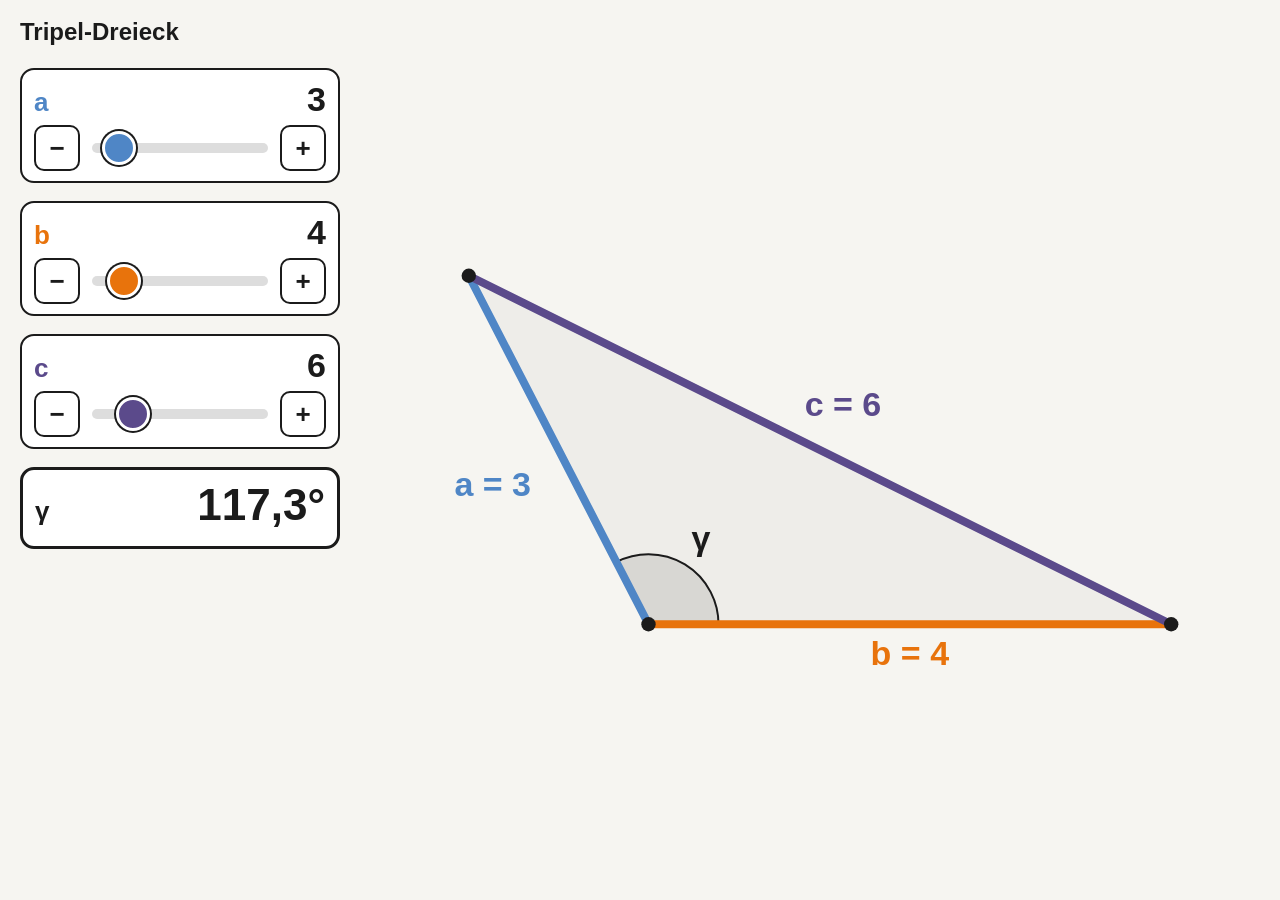
<file: schule/tripel-dreieck.html>
<!doctype html>
<html lang="de">
<head>
<meta charset="utf-8">
<meta name="viewport" content="width=device-width, initial-scale=1">
<title>Tripel-Dreieck</title>
<style>
  :root {
    --bg: #f6f5f1; --ink: #1b1b1b; --muted: #6b6b6b;
    --blau: #4f86c6; --orange: #e8730c; --c: #5b4a8b;
    --gruen: #2e9d4f; --rot: #d33b2f;
  }
  * { box-sizing: border-box; }
  html, body { margin: 0; height: 100%; background: var(--bg); color: var(--ink);
    font-family: -apple-system, BlinkMacSystemFont, "Segoe UI", Roboto, Helvetica, Arial, sans-serif;
    -webkit-user-select: none; user-select: none; }
  body { display: flex; flex-direction: row; }
  #regler { width: 360px; flex: none; padding: 18px 20px; display: flex; flex-direction: column; gap: 18px; }
  h1 { font-size: 24px; margin: 0 0 4px 0; }
  .zeile { background: #fff; border: 2px solid var(--ink); border-radius: 14px; padding: 10px 12px; }
  .kopf { display: flex; align-items: baseline; justify-content: space-between; margin-bottom: 6px; }
  .name { font-size: 26px; font-weight: 800; }
  .gamma { border-width: 3px; }
  .gamma .wert { font-size: 44px; }
  .gamma.recht { border-color: var(--gruen); color: var(--gruen); background: #eef7f0; }
  .gamma.weg .wert { color: var(--rot); font-size: 26px; }
  .wert { font-size: 34px; font-weight: 800; min-width: 2ch; text-align: right; }
  .steuer { display: flex; align-items: center; gap: 10px; }
  .steuer button { width: 46px; height: 46px; flex: none; border-radius: 10px; border: 2px solid var(--ink);
    background: #fff; font-size: 26px; font-weight: 700; color: var(--ink); cursor: pointer; touch-action: manipulation; }
  .steuer button:active { background: #e8e8e8; }
  input[type=range] { -webkit-appearance: none; appearance: none; width: 100%; height: 10px; border-radius: 5px;
    background: #ddd; outline: none; }
  input[type=range]::-webkit-slider-thumb { -webkit-appearance: none; width: 34px; height: 34px; border-radius: 50%;
    background: var(--farbe); border: 3px solid #fff; box-shadow: 0 0 0 2px var(--ink); cursor: pointer; }
  input[type=range]::-moz-range-thumb { width: 30px; height: 30px; border-radius: 50%; background: var(--farbe);
    border: 3px solid #fff; box-shadow: 0 0 0 2px var(--ink); cursor: pointer; }
  #flaeche { position: relative; flex: 1; min-width: 0; }
  svg { width: 100%; height: 100%; display: block; }
  @media (max-width: 820px), (max-aspect-ratio: 1/1) {
    body { flex-direction: column; }
    #regler { width: 100%; flex-direction: row; flex-wrap: wrap; gap: 10px; padding: 12px; }
    h1 { width: 100%; }
    .zeile { flex: 1 1 220px; }
  }
</style>
</head>
<body>
<div id="regler">
  <h1>Tripel-Dreieck</h1>
  <div class="zeile" style="--farbe: var(--blau)">
    <div class="kopf"><span class="name" style="color:var(--blau)">a</span><span class="wert" id="wa">3</span></div>
    <div class="steuer"><button data-s="a" data-d="-1">−</button><input type="range" id="a" min="1" max="30" step="1" value="3"><button data-s="a" data-d="1">+</button></div>
  </div>
  <div class="zeile" style="--farbe: var(--orange)">
    <div class="kopf"><span class="name" style="color:var(--orange)">b</span><span class="wert" id="wb">4</span></div>
    <div class="steuer"><button data-s="b" data-d="-1">−</button><input type="range" id="b" min="1" max="30" step="1" value="4"><button data-s="b" data-d="1">+</button></div>
  </div>
  <div class="zeile" style="--farbe: var(--c)">
    <div class="kopf"><span class="name" style="color:var(--c)">c</span><span class="wert" id="wc">6</span></div>
    <div class="steuer"><button data-s="c" data-d="-1">−</button><input type="range" id="c" min="1" max="30" step="1" value="6"><button data-s="c" data-d="1">+</button></div>
  </div>
  <div class="zeile gamma" id="gbox"><div class="kopf"><span class="name">γ</span><span class="wert" id="wg">90,0°</span></div></div>
</div>
<div id="flaeche"><svg id="svg"></svg></div>

<script>
const $ = id => document.getElementById(id);
const R = { a: $('a'), b: $('b'), c: $('c') };
const svg = $('svg');
const NS = 'http://www.w3.org/2000/svg';
const FARBE = { a: '#4f86c6', b: '#e8730c', c: '#5b4a8b', gruen: '#2e9d4f', rot: '#d33b2f', ink: '#1b1b1b' };
const komma = x => x.toFixed(1).replace('.', ',');

document.querySelectorAll('.steuer button').forEach(bt => bt.addEventListener('click', () => {
  const r = R[bt.dataset.s];
  r.value = Math.max(1, Math.min(30, +r.value + +bt.dataset.d));
  zeichnen();
}));
Object.values(R).forEach(r => r.addEventListener('input', zeichnen));
window.addEventListener('resize', zeichnen);

function mk(tag, attr, text) {
  const e = document.createElementNS(NS, tag);
  for (const k in attr) e.setAttribute(k, attr[k]);
  if (text !== undefined) e.textContent = text;
  svg.appendChild(e); return e;
}

function zeichnen() {
  const a = +R.a.value, b = +R.b.value, c = +R.c.value;
  $('wa').textContent = a; $('wb').textContent = b; $('wc').textContent = c;
  svg.innerHTML = '';
  const W = svg.clientWidth, H = svg.clientHeight;
  svg.setAttribute('viewBox', `0 0 ${W} ${H}`);
  const ok = a + b > c && a + c > b && b + c > a;
  if (ok) dreieck(a, b, c, W, H); else keinDreieck(a, b, c, W, H);
}

// Einpassen: Weltpunkte -> Bildschirm
function einpassen(pts, W, H, rand) {
  const xs = pts.map(p => p[0]), ys = pts.map(p => p[1]);
  const minX = Math.min(...xs), maxX = Math.max(...xs), minY = Math.min(...ys), maxY = Math.max(...ys);
  const k = Math.min((W - 2 * rand) / Math.max(maxX - minX, 1e-6), (H - 2 * rand) / Math.max(maxY - minY, 1e-6));
  const ox = (W - (maxX - minX) * k) / 2 - minX * k;
  const oy = (H + (maxY - minY) * k) / 2 + minY * k;
  return { k, f: p => [ox + p[0] * k, oy - p[1] * k] };
}

function seitenLabel(P, Q, innen, text, farbe, fs) {
  const mx = (P[0] + Q[0]) / 2, my = (P[1] + Q[1]) / 2;
  let nx = -(Q[1] - P[1]), ny = Q[0] - P[0];
  const l = Math.hypot(nx, ny) || 1; nx /= l; ny /= l;
  if ((innen[0] - mx) * nx + (innen[1] - my) * ny > 0) { nx = -nx; ny = -ny; }
  const d = fs * 0.85 + Math.abs(nx) * text.length * fs * 0.3;
  mk('text', { x: mx + nx * d, y: my + ny * d + fs * 0.35, 'text-anchor': 'middle', 'font-size': fs, 'font-weight': 800, fill: farbe }, text);
}

function dreieck(a, b, c, W, H) {
  const cosG = Math.max(-1, Math.min(1, (a * a + b * b - c * c) / (2 * a * b)));
  const g = Math.acos(cosG);
  const recht = a * a + b * b === c * c;
  // C im Ursprung, A auf der x-Achse (Seite b), B unter Winkel γ (Seite a)
  const C = [0, 0], A = [b, 0], Bp = [a * Math.cos(g), a * Math.sin(g)];
  const fs = Math.max(20, Math.min(34, Math.min(W, H) / 22));
  const { f } = einpassen([C, A, Bp], W, H, fs * 3.2);
  const c0 = f(C), a0 = f(A), b0 = f(Bp);
  const S = [(c0[0] + a0[0] + b0[0]) / 3, (c0[1] + a0[1] + b0[1]) / 3];
  mk('polygon', { points: [c0, a0, b0].map(p => p.join(',')).join(' '), fill: recht ? 'rgba(46,157,79,.08)' : 'rgba(0,0,0,.03)', stroke: 'none' });
  // Winkel γ
  const rW = Math.max(28, Math.min(70, Math.min(W, H) / 9));
  if (recht) {
    const u = [ (a0[0] - c0[0]), (a0[1] - c0[1]) ], v = [ (b0[0] - c0[0]), (b0[1] - c0[1]) ];
    const lu = Math.hypot(...u), lv = Math.hypot(...v), q = rW * 0.7;
    const p1 = [c0[0] + u[0] / lu * q, c0[1] + u[1] / lu * q], p3 = [c0[0] + v[0] / lv * q, c0[1] + v[1] / lv * q];
    const p2 = [p1[0] + v[0] / lv * q, p1[1] + v[1] / lv * q];
    mk('polygon', { points: [c0, p1, p2, p3].map(p => p.join(',')).join(' '), fill: 'rgba(46,157,79,.25)', stroke: FARBE.gruen, 'stroke-width': 3 });
    mk('circle', { cx: c0[0] + (u[0] / lu + v[0] / lv) * q * 0.5, cy: c0[1] + (u[1] / lu + v[1] / lv) * q * 0.5, r: 3.5, fill: FARBE.gruen });
  } else {
    const p1 = [c0[0] + rW, c0[1]];
    const p2 = [c0[0] + rW * Math.cos(g), c0[1] - rW * Math.sin(g)];
    mk('path', { d: `M ${c0[0]} ${c0[1]} L ${p1[0]} ${p1[1]} A ${rW} ${rW} 0 0 0 ${p2[0]} ${p2[1]} Z`, fill: 'rgba(27,27,27,.10)', stroke: FARBE.ink, 'stroke-width': 2 });
  }
  // Seiten
  const sw = Math.max(5, Math.min(8, fs / 4));
  mk('line', { x1: c0[0], y1: c0[1], x2: a0[0], y2: a0[1], stroke: FARBE.b, 'stroke-width': sw, 'stroke-linecap': 'round' });
  mk('line', { x1: c0[0], y1: c0[1], x2: b0[0], y2: b0[1], stroke: FARBE.a, 'stroke-width': sw, 'stroke-linecap': 'round' });
  mk('line', { x1: a0[0], y1: a0[1], x2: b0[0], y2: b0[1], stroke: FARBE.c, 'stroke-width': sw, 'stroke-linecap': 'round' });
  [c0, a0, b0].forEach(p => mk('circle', { cx: p[0], cy: p[1], r: sw * 0.9, fill: FARBE.ink }));
  seitenLabel(c0, a0, S, `b = ${b}`, FARBE.b, fs);
  seitenLabel(c0, b0, S, `a = ${a}`, FARBE.a, fs);
  seitenLabel(a0, b0, S, `c = ${c}`, FARBE.c, fs);
  // γ: Buchstabe im Winkel, Zahl in der Anzeige links
  const bis = [Math.cos(g / 2), -Math.sin(g / 2)];
  const d = rW + fs * 0.9;
  mk('text', { x: c0[0] + bis[0] * d, y: c0[1] + bis[1] * d + fs * 0.35, 'text-anchor': 'middle', 'font-size': fs, 'font-weight': 800,
    fill: recht ? FARBE.gruen : FARBE.ink }, 'γ');
  $('wg').textContent = `${komma(g * 180 / Math.PI)}°`;
  $('gbox').className = 'zeile gamma' + (recht ? ' recht' : '');
}

function keinDreieck(a, b, c, W, H) {
  // längste Seite als Grundseite, die beiden anderen klappen von den Enden hoch und erreichen sich nicht
  const s = [['a', a], ['b', b], ['c', c]].sort((x, y) => y[1] - x[1]);
  const [L, P, Q] = s;
  const neig = 35 * Math.PI / 180;
  const A = [0, 0], B = [L[1], 0];
  const Pend = [P[1] * Math.cos(neig), P[1] * Math.sin(neig)];
  const Qend = [L[1] - Q[1] * Math.cos(neig), Q[1] * Math.sin(neig)];
  const fs = Math.max(20, Math.min(34, Math.min(W, H) / 22));
  const { f } = einpassen([A, B, Pend, Qend, [L[1] / 2, L[1] * 0.35]], W, H, fs * 3.2);
  const a0 = f(A), b0 = f(B), p0 = f(Pend), q0 = f(Qend);
  const sw = Math.max(5, Math.min(8, fs / 4));
  const lin = (u, v, n) => mk('line', { x1: u[0], y1: u[1], x2: v[0], y2: v[1], stroke: FARBE[n], 'stroke-width': sw, 'stroke-linecap': 'round' });
  lin(a0, b0, L[0]); lin(a0, p0, P[0]); lin(b0, q0, Q[0]);
  const innen = [(a0[0] + b0[0]) / 2, (a0[1] + b0[1]) / 2 - 2000];
  seitenLabel(a0, b0, innen, `${L[0]} = ${L[1]}`, FARBE[L[0]], fs);
  seitenLabel(a0, p0, [b0[0], b0[1]], `${P[0]} = ${P[1]}`, FARBE[P[0]], fs);
  seitenLabel(b0, q0, [a0[0], a0[1]], `${Q[0]} = ${Q[1]}`, FARBE[Q[0]], fs);
  mk('text', { x: W / 2, y: Math.min(a0[1] + fs * 3.2, H - 10), 'text-anchor': 'middle', 'font-size': fs * 1.15, 'font-weight': 800, fill: FARBE.rot }, 'kein Dreieck');
  $('wg').textContent = 'kein Dreieck';
  $('gbox').className = 'zeile gamma weg';
}

zeichnen();
</script>
</body>
</html>
</file>
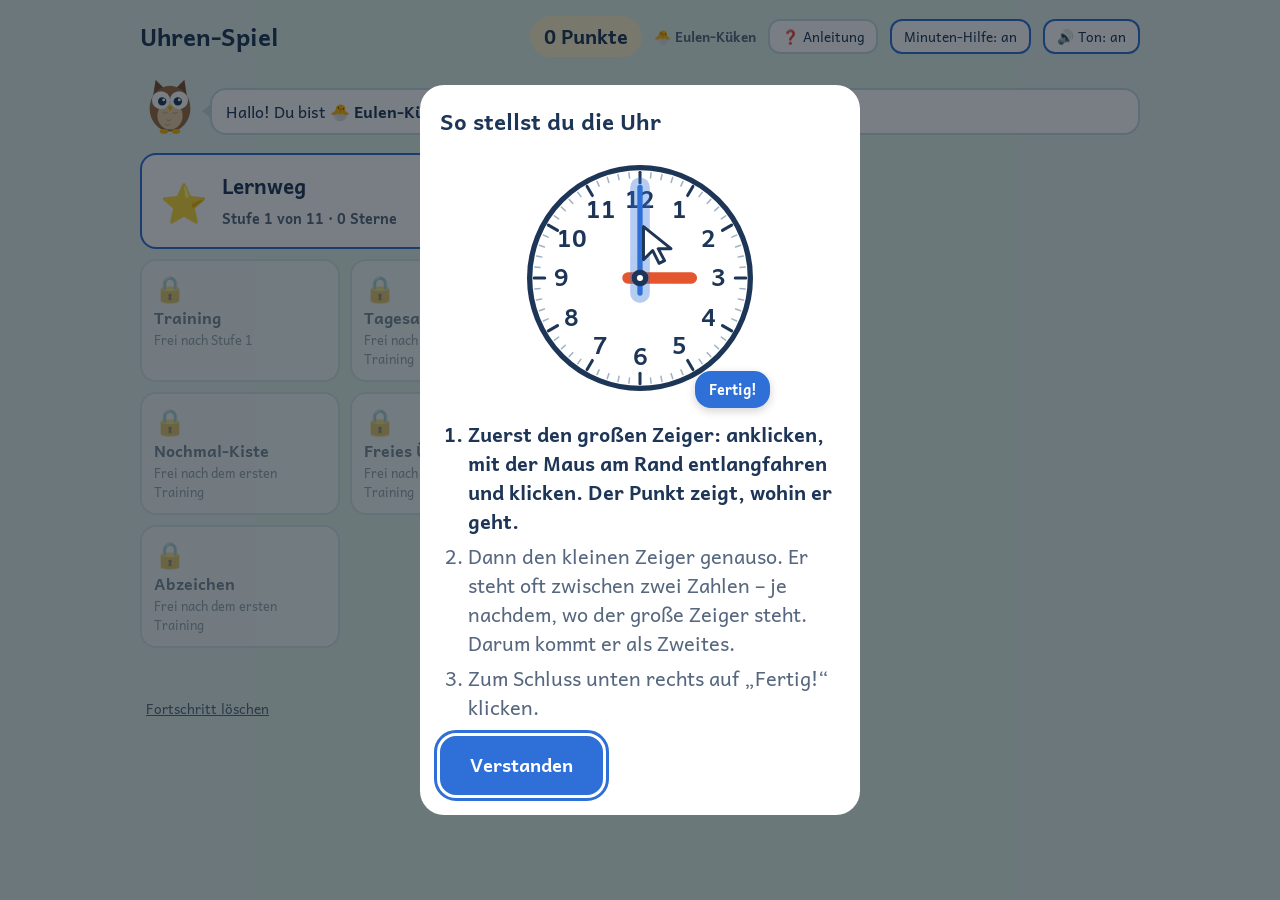
<file: schule/uhren-spiel.html>
<!DOCTYPE html>
<html lang="de">
<head>
<meta charset="utf-8">
<meta name="viewport" content="width=device-width, initial-scale=1, viewport-fit=cover">
<title>Uhren-Spiel</title>
<meta name="tool-icon" content="🕒">
<link rel="preconnect" href="https://fonts.googleapis.com">
<link rel="preconnect" href="https://fonts.gstatic.com" crossorigin>
<link href="https://fonts.googleapis.com/css2?family=Andika:wght@400;700&display=swap" rel="stylesheet">
<style>
:root{
  --bg:#E3F1EC; --surface:#FFFFFF; --ink:#1D3557; --soft:#56677F; --line:#C7D9E3;
  --btn:#F2F7FA; --btn-h:#E2EDF4; --ok:#23884F; --bad:#B9440F; --gold:#E8A900;
  --chip:#FFF3CC;
  /* Uhr bleibt in beiden Modi hell */
  --face:#FFFFFF; --face-ink:#1D3557; --tick:#9FB3C4; --hour:#E4572E; --minute:#2E6FD8;
  color-scheme:light;
  box-sizing:border-box;
  padding-top:env(safe-area-inset-top,0px);
  padding-bottom:env(safe-area-inset-bottom,0px);
}
@media (prefers-color-scheme: dark){
  :root:not([data-theme="light"]){
    --bg:#12212C; --surface:#1B2E3C; --ink:#EAF2F8; --soft:#A7B8C8; --line:#2E4558;
    --btn:#233A4B; --btn-h:#2C475B; --ok:#4CC47F; --bad:#FF8A5B; --gold:#FFD24A;
    --chip:#3A3420; color-scheme:dark;
  }
}
:root[data-theme="dark"]{
  --bg:#12212C; --surface:#1B2E3C; --ink:#EAF2F8; --soft:#A7B8C8; --line:#2E4558;
  --btn:#233A4B; --btn-h:#2C475B; --ok:#4CC47F; --bad:#FF8A5B; --gold:#FFD24A;
  --chip:#3A3420; color-scheme:dark;
}
html{scroll-padding-top:env(safe-area-inset-top,0px);-webkit-text-size-adjust:100%}
body{-webkit-tap-highlight-color:transparent;-webkit-user-select:none;user-select:none}
button{touch-action:manipulation}
*{box-sizing:border-box}
body{margin:0;background:var(--bg);color:var(--ink);
  font-family:"Andika","Trebuchet MS","Segoe UI",system-ui,sans-serif;font-size:20px;line-height:1.45}
button{font:inherit;color:inherit;cursor:pointer}
button:focus-visible{outline:3px solid var(--minute);outline-offset:3px}
.wrap{max-width:1040px;margin:0 auto;padding:16px 20px 40px}

/* Kopfleiste */
.bar{display:flex;align-items:center;gap:12px;flex-wrap:wrap;margin-bottom:18px}
.bar h1{font-size:1.5rem;margin:0;flex:1;min-width:200px}
.pts{font-weight:700;background:var(--chip);padding:6px 14px;border-radius:999px;white-space:nowrap}
.tog{border:2px solid var(--line);background:var(--surface);border-radius:12px;padding:6px 12px;font-size:.85rem}
.tog[aria-pressed="true"]{border-color:var(--minute)}

/* Übersicht */
.intro{color:var(--soft);margin:0 0 20px;max-width:60ch}
.legend{display:flex;gap:24px;flex-wrap:wrap;margin:0 0 22px;font-size:.95rem}
.legend span{display:flex;align-items:center;gap:8px}
.legend i{display:inline-block;border-radius:4px}
.path{display:flex;flex-direction:column;gap:12px;max-width:620px}
.stage{display:flex;align-items:center;gap:16px;text-align:left;width:100%;
  background:var(--surface);border:2px solid var(--line);border-radius:18px;padding:14px 18px}
.stage:hover:not(:disabled){border-color:var(--minute)}
.stage:disabled{opacity:.5;cursor:not-allowed}
.stage .no{flex:none;width:46px;height:46px;border-radius:50%;display:grid;place-items:center;
  font-weight:700;font-size:1.3rem;background:var(--minute);color:#fff}
.stage:disabled .no{background:var(--soft)}
.stage .nm{flex:1;font-weight:700}
.stage .nm small{display:block;font-weight:400;color:var(--soft);font-size:.85rem}
.stars{font-size:1.4rem;letter-spacing:2px;white-space:nowrap}
.stars .on{color:var(--gold)} .stars .off{color:var(--line)}
.reset{margin-top:28px;background:none;border:none;color:var(--soft);text-decoration:underline;font-size:.85rem}

/* Spiel */
.game{display:grid;grid-template-columns:minmax(280px,440px) 1fr;gap:28px;align-items:start}
@media (max-width:760px){.game{grid-template-columns:1fr}}
.clockbox{position:relative;background:var(--surface);border-radius:28px;padding:14px}
svg.clock{width:100%;height:auto;display:block;touch-action:none;user-select:none}
.drag .grab{cursor:pointer}
.drag svg.clock{cursor:pointer}
svg.clock:focus{outline:none}
svg.clock:focus-visible{outline:3px solid var(--minute);outline-offset:4px;border-radius:50%}
.halo{opacity:0;transition:opacity .2s}
.sel .halo{opacity:.35}
.hand{transition:none}
.anim .hand{transition:transform .9s ease-in-out}
.panel{display:flex;flex-direction:column;gap:16px}
.meta{display:flex;justify-content:space-between;align-items:center;gap:10px;flex-wrap:wrap}
.back{border:none;background:none;color:var(--soft);text-decoration:underline;font-size:.9rem;padding:0}
.dots{display:flex;gap:6px}
.dots b{width:14px;height:14px;border-radius:50%;background:var(--line)}
.dots b.ok{background:var(--ok)} .dots b.no{background:var(--bad)} .dots b.now{outline:3px solid var(--minute);outline-offset:1px}
.tod{align-self:flex-start;display:flex;align-items:center;gap:10px;background:var(--chip);
  border-radius:999px;padding:6px 16px 6px 10px;font-weight:700}
.tod .ic{font-size:1.6rem;line-height:1}
.prompt{font-size:1.6rem;font-weight:700;margin:0}
.prompt .target{color:var(--minute)}
.choices{display:grid;grid-template-columns:1fr 1fr;gap:12px}
.choice,.main{background:var(--btn);border:2px solid var(--line);border-radius:16px;padding:16px 12px;font-size:1.15rem;font-weight:700}
.choice:hover:not(:disabled),.main:hover:not(:disabled){background:var(--btn-h)}
.choice.right{border-color:var(--ok);background:color-mix(in srgb,var(--ok) 18%,var(--btn))}
.choice.wrong{border-color:var(--bad);background:color-mix(in srgb,var(--bad) 18%,var(--btn))}
.choice:disabled{cursor:default}
.main{background:var(--minute);border-color:var(--minute);color:#fff;align-self:flex-start;padding:14px 28px}
.main:hover:not(:disabled){background:var(--minute);filter:brightness(1.08)}
.digi{display:flex;align-items:center;gap:10px;flex-wrap:wrap}
.spin{display:flex;flex-direction:column;align-items:center;gap:6px}
.spin .val{font-size:2.6rem;font-weight:700;min-width:2.2ch;text-align:center;background:var(--surface);
  border:2px solid var(--line);border-radius:14px;padding:2px 12px;font-variant-numeric:tabular-nums}
.spin button{width:64px;border:2px solid var(--line);background:var(--btn);border-radius:12px;padding:4px 0;font-size:1rem;font-weight:700}
.spin button:hover{background:var(--btn-h)}
.spin .lbl{font-size:.8rem;color:var(--soft)}
.colon{font-size:2.6rem;font-weight:700;padding-bottom:6px}
.uhr{font-size:1.4rem;font-weight:700;align-self:center}
.fb{border-radius:16px;padding:14px 16px;font-size:1.02rem}
.fb.ok{background:color-mix(in srgb,var(--ok) 16%,var(--surface));border:2px solid var(--ok)}
.fb.no{background:color-mix(in srgb,var(--bad) 14%,var(--surface));border:2px solid var(--bad)}
.fb strong{display:block;font-size:1.2rem;margin-bottom:4px}
.livesp{font-size:2rem;font-weight:700;margin:6px 0 4px;color:var(--minute)}
.livedig{display:flex;align-items:center;gap:12px;font-size:1.7rem;font-weight:700;font-variant-numeric:tabular-nums;
  background:var(--surface);border:2px solid var(--line);border-radius:16px;padding:8px 16px}
.livedig .ic{font-size:1.5rem}
.livedig small{font-weight:400;color:var(--soft);font-size:1rem}

/* Sterne-Explosion */
.burst{position:absolute;inset:0;pointer-events:none;overflow:visible}
.burst span{position:absolute;left:50%;top:50%;font-size:34px;color:var(--gold);
  animation:fly .9s ease-out forwards;text-shadow:0 1px 0 rgba(0,0,0,.15)}
.burst .plus{font-size:28px;font-weight:700;color:var(--ok);animation:rise 1s ease-out forwards}
@keyframes fly{from{transform:translate(-50%,-50%) scale(.3);opacity:1}
  to{transform:translate(calc(-50% + var(--dx)),calc(-50% + var(--dy))) scale(1.1);opacity:0}}
@keyframes rise{from{transform:translate(-50%,-50%);opacity:1}to{transform:translate(-50%,-180%);opacity:0}}

/* Ergebnis */
.result{background:var(--surface);border-radius:28px;padding:32px;max-width:620px;text-align:center;margin:0 auto}
.result h2{margin:0 0 8px;font-size:1.8rem}
.bigstars{font-size:4rem;letter-spacing:8px;margin:10px 0}
.bigstars span{display:inline-block}
.bigstars .on{color:var(--gold);animation:pop .5s ease-out both}
.bigstars .off{color:var(--line)}
@keyframes pop{0%{transform:scale(0)}70%{transform:scale(1.3)}100%{transform:scale(1)}}
.btnrow{display:flex;gap:12px;justify-content:center;flex-wrap:wrap;margin-top:20px}
.sec{background:var(--btn);border:2px solid var(--line);border-radius:16px;padding:14px 22px;font-weight:700}
@media (prefers-reduced-motion: reduce){
  .burst span,.bigstars .on{animation:none}
  .burst{display:none}
  .anim .hand{transition:none}
}
/* Smartphone */
@media (max-width:600px){
  body{font-size:17px}
  .wrap{padding:10px 12px 28px}
  .bar{gap:8px;margin-bottom:10px}
  .bar h1{font-size:1.25rem;min-width:0;flex-basis:100%}
  .pts{font-size:.85rem;padding:4px 10px}
  .tog{font-size:.75rem;padding:4px 8px}
  .game{gap:12px}
  .clockbox{padding:6px;border-radius:20px;width:100%;max-width:min(100%,46vh);margin:0 auto}
  .panel{gap:10px}
  .meta{font-size:.9rem}
  .dots b{width:11px;height:11px}
  .tod{padding:4px 12px 4px 8px;font-size:.95rem}
  .tod .ic{font-size:1.3rem}
  .prompt{font-size:1.3rem}
  .choices{gap:8px}
  .choice{padding:12px 8px;font-size:1.02rem}
  .main{padding:12px 24px}
  .spin .val{font-size:2.1rem}
  .spin button{width:54px;padding:8px 0}
  .colon{font-size:2.1rem}
  .stage{padding:10px 12px;gap:12px}
  .stage .no{width:40px;height:40px}
  .livesp{font-size:1.5rem}
  .livedig{font-size:1.35rem}
  .result{padding:22px}
  .bigstars{font-size:3rem}
}
/* ---------- Erweiterungen ---------- */
:root{--rim:#1D3557;--hh:#E4572E;--mh:#2E6FD8}
.rank{font-size:.85rem;font-weight:700;color:var(--soft);white-space:nowrap}
.tiles{display:grid;grid-template-columns:repeat(3,1fr);gap:10px;max-width:620px;margin:0 0 22px}
.tile{background:var(--surface);border:2px solid var(--line);border-radius:16px;padding:12px;text-align:left;display:flex;flex-direction:column;gap:2px}
.tile:hover:not(:disabled){border-color:var(--minute)}
.tile .ti{font-size:1.6rem;line-height:1.2}
.tile b{font-size:1rem}
.tile small{color:var(--soft);font-size:.8rem}
.tile:disabled{opacity:.55;cursor:default}
.tick{display:flex;align-items:flex-end;gap:10px;margin:0 0 4px}
.tick .owl{flex:none;width:60px;height:60px}
.tick .owl svg{width:100%;height:100%;display:block}
.bubble{position:relative;background:var(--surface);border:2px solid var(--line);border-radius:16px;padding:10px 14px;font-size:1rem;flex:1}
.bubble:before{content:"";position:absolute;left:-10px;bottom:14px;border-style:solid;border-width:8px 10px 8px 0;border-color:transparent var(--line) transparent transparent}
.fb .tick{margin:0}
.fb .bubble{border:none;background:none;padding:0}
.fb .bubble:before{display:none}
.joker{align-self:flex-start;background:var(--chip);border:2px solid var(--gold);border-radius:999px;padding:6px 14px;font-weight:700;font-size:.95rem}
.joker:disabled{opacity:.45;cursor:default}
.prow{display:flex;gap:10px;flex-wrap:wrap;margin-top:12px}
.prompt.small{font-size:1.2rem;font-weight:400}
.prompt.small b,.prompt.small .target{font-weight:700}
.pill{display:inline-block;background:var(--chip);border-radius:999px;padding:3px 12px;font-weight:700;font-size:.9rem}
.toasts{position:fixed;left:50%;bottom:calc(16px + env(safe-area-inset-bottom,0px));transform:translateX(-50%);display:flex;flex-direction:column;align-items:center;gap:8px;z-index:30;pointer-events:none;width:max-content;max-width:92vw}
.toast{background:var(--ink);color:var(--bg);padding:10px 18px;border-radius:14px;font-weight:700;box-shadow:0 4px 16px rgba(0,0,0,.25);animation:tin .3s ease-out;text-align:center}
@keyframes tin{from{transform:translateY(20px);opacity:0}}
.overlay{position:fixed;inset:0;background:rgba(10,20,30,.55);display:flex;align-items:center;justify-content:center;z-index:40;padding:16px}
.overlay[hidden]{display:none}
.modal{background:var(--surface);border-radius:24px;padding:20px;max-width:440px;width:100%;max-height:100%;overflow:auto}
.modal h2{margin:0 0 10px;font-size:1.4rem}
.demo{position:relative;width:min(100%,260px);margin:0 auto 12px}
.demo svg{width:100%;height:auto;display:block}
.demo .hand{transition:transform .8s ease-in-out}
.pointer{position:absolute;left:110%;top:110%;width:44px;height:44px;margin:-4px 0 0 -14px;transition:left .7s ease-in-out,top .7s ease-in-out,transform .2s;pointer-events:none;font-size:40px;line-height:1}
.pointer.mouse{margin:-2px 0 0 -2px}
.pointer.tap{transform:scale(.8)}
.pointer.fast{transition:transform .2s}
.steps{margin:0 0 14px;padding-left:1.4em}
.steps li{color:var(--soft);margin-bottom:6px}
.steps li.on{color:var(--ink);font-weight:700}
.expl{background:var(--surface);border-radius:24px;padding:20px;max-width:720px}
.expl h2{margin:0 0 6px;font-size:1.5rem}
.clocks{display:flex;gap:10px;align-items:center;justify-content:center;flex-wrap:wrap;margin:10px 0 14px}
.mini{width:170px;text-align:center;font-weight:700;font-size:1rem}
.mini svg{width:100%;height:auto;display:block;margin-bottom:4px}
.arrow{font-size:1rem;color:var(--soft);text-align:center;max-width:120px}
.arrow b{display:block;font-size:1.8rem;color:var(--ink)}
.dauer{display:flex;gap:10px;justify-content:center}
.dauer .mini{width:48%}
.cal{display:grid;grid-template-columns:repeat(7,1fr);gap:4px;max-width:340px;margin:10px 0 16px}
.cal span{text-align:center;padding:6px 0;border-radius:8px;font-size:.85rem;background:var(--btn)}
.cal span.h{background:none;color:var(--soft);font-weight:700}
.cal span.e{background:none}
.cal span.done{background:var(--ok);color:#fff;font-weight:700}
.cal span.today{outline:2px solid var(--minute)}
.box{background:var(--surface);border-radius:24px;padding:20px;max-width:720px}
.box h2{margin:0 0 10px;font-size:1.5rem}
.badges{display:grid;grid-template-columns:repeat(auto-fill,minmax(150px,1fr));gap:10px;margin-top:12px}
.badge{background:var(--bg);border:2px solid var(--line);border-radius:16px;padding:12px;text-align:center}
.badge .bi{font-size:2.2rem;line-height:1.2}
.badge.off{opacity:.45;filter:grayscale(1)}
.badge b{display:block;font-size:.95rem}
.badge small{color:var(--soft);font-size:.8rem}
.ws{display:grid;grid-template-columns:minmax(200px,300px) 1fr;gap:20px;align-items:start}
.ws h3{margin:12px 0 8px;font-size:1.05rem}
.ws .prev svg{width:100%;height:auto;display:block}
.sw{display:flex;flex-wrap:wrap;gap:8px}
.sw button{border:3px solid var(--line);background:var(--bg);border-radius:14px;padding:6px 10px;font-size:.85rem;display:flex;align-items:center;gap:6px}
.sw button.cur{border-color:var(--minute)}
.sw button:disabled{opacity:.5;cursor:default}
.sw i{display:inline-block;width:22px;height:22px;border-radius:50%;border:2px solid rgba(0,0,0,.25)}
.timer{height:14px;border-radius:999px;background:var(--line);overflow:hidden}
.timer b{display:block;height:100%;background:var(--gold);width:100%}
.big{font-size:1.3rem;font-weight:700}
.tile.big{grid-column:1/-1;flex-direction:row;align-items:center;gap:14px;padding:16px 18px;border-color:var(--minute)}
.tile.big .ti{font-size:2.4rem}
.tile.big b{font-size:1.3rem}
.tile.big small{font-size:.9rem}
.sechand{animation:secspin 60s steps(60) infinite}
@keyframes secspin{to{transform:rotate(360deg)}}
.sw label.fc{position:relative;border:3px solid var(--line);background:var(--bg);border-radius:14px;padding:6px 10px;font-size:.85rem;display:flex;align-items:center;gap:6px;cursor:pointer}
.sw label.fc.cur{border-color:var(--minute)}
.sw label.fc.dis{opacity:.5;cursor:default}
.sw label.fc input{position:absolute;inset:0;opacity:0;cursor:pointer;width:100%;height:100%}
.sw small{color:var(--soft);font-size:.75rem}
@media (min-width:601px){.ws .prev{position:sticky;top:10px}}
@media (prefers-reduced-motion: reduce){.sechand{animation:none}}
.cornerbtn{position:absolute;right:10px;bottom:10px;z-index:3;padding:10px 20px;box-shadow:0 3px 10px rgba(0,0,0,.18)}
.cornerbtn[hidden]{display:none}
.classic{display:flex;flex-direction:column;gap:10px;max-width:620px;margin-top:12px}
.stage .stars{font-size:1.05rem;letter-spacing:1px}
@media (max-width:600px){
  .tiles{grid-template-columns:repeat(2,1fr)}
  .ws{grid-template-columns:1fr}
  .ws .prev{max-width:220px;margin:0 auto}
  .mini{width:140px}
  .tick .owl{width:48px;height:48px}
  .bubble{font-size:.95rem}
  .prompt.small{font-size:1.05rem}
  .expl,.box{padding:16px}
}
</style>
</head>
<body>
<div class="wrap">
  <div class="bar">
    <h1>Uhren-Spiel</h1>
    <span class="pts" id="pts">0 Punkte</span>
    <span class="rank" id="rank"></span>
    <button class="tog" id="tGuide">❓ Anleitung</button>
    <button class="tog" id="tHelp" aria-pressed="true">Minuten-Hilfe: an</button>
    <button class="tog" id="tSound" aria-pressed="true">🔊 Ton: an</button>
  </div>
  <main id="app"></main>
</div>
<div class="toasts" id="toasts" aria-live="polite"></div>
<div class="overlay" id="guide" hidden>
  <div class="modal" role="dialog" aria-modal="true" aria-labelledby="gT">
    <h2 id="gT">So stellst du die Uhr</h2>
    <div class="demo" id="demo"></div>
    <ol class="steps" id="gSteps"></ol>
    <button class="main" id="gOk">Verstanden</button>
  </div>
</div>

<script>
(function(){
'use strict';
/* ================= Daten ================= */
var DUR=[5,10,15,20,25,30,45];
var STAGES=[
  {name:'Volle Stunden', sub:'Der große Zeiger steht auf der 12', mins:[0], snap:5,
   ex:'Steht der große Zeiger oben auf der 12, ist es eine volle Stunde. Der kleine Zeiger zeigt, welche Stunde es ist.', demo:[3,0]},
  {name:'Halbe Stunden', sub:'„halb vier“ und volle Stunden', mins:[30,30,30,0], snap:5,
   ex:'Steht der große Zeiger unten auf der 6, ist die Stunde halb vorbei. „Halb vier“ heißt: halb auf dem Weg zur 4. Der kleine Zeiger steht dann zwischen der 3 und der 4.', demo:[3,30]},
  {name:'Viertelstunden', sub:'viertel nach, viertel vor', mins:[15,45,15,45,30], snap:5,
   ex:'Die Uhr ist wie eine Pizza in vier Stücke geteilt. Steht der große Zeiger auf der 3, ist es viertel nach. Steht er auf der 9, ist es viertel vor: Bis zur nächsten Stunde fehlt noch ein Viertel.', demo:[3,15], demo2:[3,45]},
  {name:'Fünf-Minuten-Schritte', sub:'zehn nach, fünf vor halb … und Digitaluhr', mins:[5,10,20,25,35,40,50,55], snap:5,
   ex:'Von Zahl zu Zahl sind es 5 Minuten. Steht der große Zeiger auf der 2, ist es zehn nach. Auf der 8 ist es zwanzig vor. „Fünf vor halb“ heißt: noch 5 Minuten bis zur halben Stunde.', demo:[3,10], demo2:[3,25]},
  {name:'Jede Minute', sub:'Minuten genau ablesen, Digitaluhr', mins:null, snap:1,
   ex:'Jeder kleine Strich ist eine Minute. Zähl von der letzten Zahl aus weiter.', demo:[3,17]},
  {name:'Nur 12, 3, 6, 9', sub:'Zifferblatt mit nur vier Zahlen', mins:'mix', snap:1, reduced:true,
   ex:'Hier fehlen die meisten Zahlen. Sie stehen aber in Gedanken an derselben Stelle. Die Striche helfen beim Zählen.', demo:[4,20]},
  {name:'Digitaluhr einstellen', sub:'Digitalzeit auf der Uhr einstellen', mins:'mix', snap:1,
   ex:'Auf der Digitaluhr steht vor dem Doppelpunkt die Stunde, dahinter die Minuten. Nach 12 Uhr mittags zählt man weiter: 3 Uhr nachmittags ist 15 Uhr.', demo:[15,20]},
  {name:'Wie spät ist es gleich?', sub:'Die Uhr vorwärts stellen', type:'vor', snap:5,
   ex:'Dreh den großen Zeiger vorwärts. Kommt er über die 12, hat eine neue Stunde angefangen.', demo:[3,40], demo2:[4,5], arrow:'25 Minuten später'},
  {name:'Pünktlich losgehen', sub:'Vom Termin aus zurückrechnen', type:'rueck', snap:5,
   ex:'Fang beim Termin an und dreh den großen Zeiger rückwärts, so viele Minuten, wie du für den Weg brauchst.', demo:[8,0], demo2:[7,40], arrow:'20 Minuten früher'},
  {name:'Bus oder zu Fuß', sub:'Die richtige Wegzeit finden', type:'weg', snap:5,
   ex:'Such zuerst die richtige Wegzeit heraus: zu Fuß oder mit dem Bus. Dann dreh vom Termin aus rückwärts.', demo:[8,0], demo2:[7,45], arrow:'mit dem Bus: 15 Minuten früher'},
  {name:'Wie lange dauert es?', sub:'Die Zeit zwischen zwei Uhren', type:'dauer', snap:5,
   ex:'Zähl vom Start bis zum Ende. Am einfachsten zählst du erst bis zur vollen Stunde und dann weiter.', demo:[3,40], demo2:[4,10], arrow:'dauert 30 Minuten'}
];
var PAT={0:['lesen-wort','stellen-wort'],1:['lesen-wort','stellen-wort'],2:['lesen-wort','stellen-wort'],
  3:['lesen-wort','lesen-digital','stellen-wort','stellen-digital'],4:['lesen-digital','stellen-digital'],
  5:['lesen-wort','lesen-digital','stellen-wort','stellen-digital'],6:['stellen-digital'],7:['vor'],8:['rueck'],9:['weg'],10:['dauer']};
var SCEN=[
  {t:'Die Schule beginnt um {T}.', times:[[7,45],[8,0],[8,15]], weg:true},
  {t:'Du triffst dich um {T} mit deiner Freundin.', times:[[14,30],[15,0],[15,30],[16,0],[16,30],[17,0]], weg:true},
  {t:'Dein Training beginnt um {T}.', times:[[15,0],[15,30],[16,0],[16,15],[17,0],[17,45]], weg:true},
  {t:'Der Bus fährt um {T} ab.', times:[[7,20],[7,35],[13,10],[14,25],[16,50]], weg:false, way:' bis zur Haltestelle'}
];
var FACES=[{n:'Weiß',c:'#FFFFFF',p:0},{n:'Himmelblau',c:'#DCEEFF',p:100},{n:'Mint',c:'#DDF5EA',p:200},{n:'Sonnengelb',c:'#FFF4C2',p:350},
  {n:'Rosa',c:'#FFE1EC',p:500},{n:'Lavendel',c:'#ECE4FF',p:700},{n:'Pfirsich',c:'#FFE3CC',p:900},{n:'Nacht',c:'#1D3557',ink:'#F4F8FB',tick:'#6E86A0',p:1200},{n:'Freie Farbe',free:true,p:2000}];
var RIMS=[{n:'Dunkelblau',c:'#1D3557',p:0},{n:'Rot',c:'#D64545',p:150},{n:'Grün',c:'#2A9D5C',p:300},{n:'Lila',c:'#7B4FD6',p:500},{n:'Türkis',c:'#1AA6A6',p:800},{n:'Gold',c:'#D4A017',p:1500},{n:'Freie Farbe',free:true,p:2500}];
var HOURC=[{n:'Rot',c:'#E4572E',p:0},{n:'Orange',c:'#F08A24',p:250},{n:'Pink',c:'#E0457B',p:600},{n:'Grün',c:'#2A9D5C',p:1000},{n:'Lila',c:'#7B4FD6',p:1400},{n:'Freie Farbe',free:true,p:2800}];
var MINC=[{n:'Blau',c:'#2E6FD8',p:0},{n:'Türkis',c:'#1AA6A6',p:250},{n:'Lila',c:'#7B4FD6',p:600},{n:'Grün',c:'#2A9D5C',p:1000},{n:'Schwarz',c:'#222222',p:1400},{n:'Freie Farbe',free:true,p:3000}];
var HANDS=[{n:'Klassisch',p:0},{n:'Pfeil',p:400},{n:'Herz',p:1100},{n:'Tropfen',p:1800},{n:'Stern',p:2600}];
var FONTS=[{n:'Standard',f:'Andika',p:0},{n:'Rund',f:'Fredoka',g:'Fredoka:wght@600',p:450},{n:'Verspielt',f:'Baloo 2',g:'Baloo+2:wght@700',p:1000},
  {n:'Schreibschrift',f:'Pacifico',g:'Pacifico',p:1600,size:28,w:400},{n:'Pixel',f:'Press Start 2P',g:'Press+Start+2P',p:2200,size:20,w:400}];
var FORMS=[{n:'Rund',p:0},{n:'Eckig',p:1300},{n:'Achteckig',p:3300}];
var CENTERS=[{n:'Standard',p:0},{n:'Blume',p:800},{n:'Edelstein',p:2400},{n:'Tick-Kopf',p:5000}];
var PATTERNS=[{n:'Keins',p:0},{n:'Punkte',p:750},{n:'Streifen',p:1250},{n:'Sterne',p:2300}];
var STICKERS=[{k:'heart',n:'Herz',e:'❤️',p:600,a:45},{k:'star',n:'Stern',e:'⭐',p:1600,a:315},{k:'owl',n:'Eule',e:'🦉',p:3100,a:225}];
var SOUNDS=[{n:'Standard',p:0},{n:'Xylophon',p:1100},{n:'Glockenspiel',p:2100},{n:'Fanfare',p:3500}];
var EXTRAS=[{k:'kuckuck',n:'Kuckuck',e:'🐦',p:1500},{k:'sec',n:'Sekundenzeiger',e:'⏱️',p:1700},{k:'date',n:'Datumsfenster',e:'📆',p:1900},
  {k:'rainbow',n:'Regenbogen-Zahlen',e:'🌈',p:2700},{k:'glow',n:'Leuchtzeiger',e:'✨',p:4200},{k:'moon',n:'Mondphase',e:'🌙',p:4600}];
var ALLITEMS=[FACES,RIMS,HOURC,MINC,HANDS,FONTS,FORMS,CENTERS,PATTERNS,STICKERS,SOUNDS,EXTRAS];
function defLook(){return {v:2,face:0,rim:0,hour:0,min:0,hand:0,font:0,shape:0,center:0,pattern:0,sound:0,st:{},ex:{},cust:{face:'#FFFFFF',rim:'#1D3557',hour:'#E4572E',min:'#2E6FD8'}};}
var RANKS=[[0,'🐣 Eulen-Küken'],[300,'🪶 Flatter-Eule'],[800,'🌙 Nacht-Eule'],[1500,'🧠 Schlau-Eule'],[3000,'👑 Zeit-Eule'],[5000,'🌌 Sternen-Eule']];
var BADGES=[
  ['first','🌟','Erster Treffer','Die erste richtige Antwort'],
  ['streak10','🔥','Zehn am Stück','10 richtige Antworten ohne Fehler'],
  ['stars5','⭐','Volle Sterne','5 Sterne in einer Stufe'],
  ['viertel','🍕','Viertel-Profi','4 Sterne in Stufe 3'],
  ['digital','📟','Digital-Profi','4 Sterne in Stufe 7'],
  ['rechnen','🧮','Zeitrechnerin','4 Sterne in Stufe 11'],
  ['blitz10','⚡','Blitzschnell','10 Treffer in einer Blitzrunde'],
  ['day1','📅','Erster Tag','Die erste Tagesaufgabe geschafft'],
  ['day5','🗓️','Fünf Tage','5 Tagesaufgaben geschafft'],
  ['box','📦','Kiste leer','Die Nochmal-Kiste leer geräumt'],
  ['free','🕰️','Entdeckerin','Freies Üben ausprobiert'],
  ['werk','🎨','Eigene Uhr','Die Uhr in der Werkstatt gestaltet'],
  ['all','🏆','Alles frei','Alle Stufen freigeschaltet']
];
var CHEERS=['Super!','Klasse gemacht!','Genau richtig!','Toll!','Prima, weiter so!','Stark!'];
var ROUND=7, PRACT=3, PASS=4, KEY='uhren-spiel-v1';
var STARS=[0,0,0,1,2,3,4,5];
var W=['zwölf','eins','zwei','drei','vier','fünf','sechs','sieben','acht','neun','zehn','elf'];
var TOUCH=window.matchMedia&&matchMedia('(pointer: coarse)').matches;
var HINT0=TOUCH?'Tipp zuerst auf einen Zeiger. Dann zieh mit dem Finger zur richtigen Stelle und lass los.':'Klick zuerst auf einen Zeiger. Dann klick auf die Stelle, wo er hin soll.';

/* ================= Speicher ================= */
var save={stars:[],points:0,unlocked:1,help:true,sound:true,v:2,seen:[],box:[],days:{},blitz:0,badges:{},streak:0,look:defLook(),guided:0,trained:0};
try{var raw=localStorage.getItem(KEY); if(raw){var o=JSON.parse(raw); var old=o.v!==2; for(var k in o) save[k]=o[k];
  if(old){ save.stars=(save.stars||[]).map(function(s){return s>=3?5:s===2?4:s===1?3:0;}); save.v=2; }}}catch(e){}
while(save.stars.length<STAGES.length) save.stars.push(0);
while(save.seen.length<STAGES.length) save.seen.push(0);
if(!save.look) save.look=defLook();
if(save.look.v!==2){ var oL=save.look, nL=defLook();
  nL.face=oL.face===6?7:(oL.face||0); nL.rim=oL.rim===4?5:(oL.rim||0); nL.hand=oL.hand===2?4:(oL.hand||0); save.look=nL; }
(function(){var d=defLook();for(var k in d) if(save.look[k]===undefined) save.look[k]=d[k];})();
function persist(){try{localStorage.setItem(KEY,JSON.stringify(save));}catch(e){}}

/* ================= Helfer ================= */
var app=document.getElementById('app');
function $(s,r){return (r||document).querySelector(s);}
function rand(n){return Math.floor(Math.random()*n);}
function pick(a){return a[rand(a.length)];}
function shuffle(a){for(var i=a.length-1;i>0;i--){var j=rand(i+1),t=a[i];a[i]=a[j];a[j]=t;}return a;}
function h12(h){return h%12===0?12:h%12;}
function addMin(h,m,d){var t=((h*60+m+d)%1440+1440)%1440;return {h:Math.floor(t/60),m:t%60};}
function spoken(h,m){
  var a=h%12, n=(h+1)%12;
  switch(m){
    case 0: return a===1?'ein Uhr':W[a]+' Uhr';
    case 5: return 'fünf nach '+W[a];
    case 10: return 'zehn nach '+W[a];
    case 15: return 'viertel nach '+W[a];
    case 20: return 'zwanzig nach '+W[a];
    case 25: return 'fünf vor halb '+W[n];
    case 30: return 'halb '+W[n];
    case 35: return 'fünf nach halb '+W[n];
    case 40: return 'zwanzig vor '+W[n];
    case 45: return 'viertel vor '+W[n];
    case 50: return 'zehn vor '+W[n];
    case 55: return 'fünf vor '+W[n];
  }
  return null;
}
function digital(h,m){if(typeof h==='object'){m=h.m;h=h.h;}return h+':'+String(m).padStart(2,'0')+' Uhr';}
function tod(h){
  if(h>=5&&h<=9) return ['🌅','morgens'];
  if(h>=10&&h<=11) return ['🌤️','vormittags'];
  if(h>=12&&h<=13) return ['☀️','mittags'];
  if(h>=14&&h<=17) return ['🌞','nachmittags'];
  if(h>=18&&h<=21) return ['🌇','abends'];
  return ['🌙','nachts'];
}
function dayKey(d){d=d||new Date();return d.getFullYear()+'-'+(d.getMonth()+1)+'-'+d.getDate();}

/* ================= Ton ================= */
var ac=null;
function unlockAudio(){
  try{
    if(!ac) ac=new (window.AudioContext||window.webkitAudioContext)();
    if(ac.state!=='running') ac.resume();
    var b=ac.createBuffer(1,1,22050), s=ac.createBufferSource(); s.buffer=b; s.connect(ac.destination); s.start(0);
  }catch(e){}
}
document.addEventListener('pointerdown',unlockAudio);
document.addEventListener('touchend',unlockAudio);
document.addEventListener('click',unlockAudio);
document.addEventListener('keydown',unlockAudio);
function tone(f,t0,d,type,vol){
  if(!save.sound) return;
  try{
    if(!ac) ac=new (window.AudioContext||window.webkitAudioContext)();
    if(ac.state!=='running') ac.resume();
    var o=ac.createOscillator(), g=ac.createGain(), t=ac.currentTime+t0;
    o.type=type||'sine'; o.frequency.value=f;
    g.gain.setValueAtTime(0.0001,t); g.gain.exponentialRampToValueAtTime(vol||0.25,t+0.02);
    g.gain.exponentialRampToValueAtTime(0.0001,t+d);
    o.connect(g); g.connect(ac.destination); o.start(t); o.stop(t+d+0.05);
  }catch(e){}
}
function sndOk(){
  switch(save.look.sound){
    case 1: tone(1047,0,.15,'triangle',.3);tone(1319,.08,.2,'triangle',.3);tone(1568,.16,.3,'triangle',.3);break;
    case 2: tone(1568,0,.7,'sine',.2);tone(2093,.12,.8,'sine',.15);tone(3136,0,.4,'sine',.05);break;
    case 3: tone(523,0,.15,'sawtooth',.1);tone(659,.15,.15,'sawtooth',.1);tone(784,.3,.4,'sawtooth',.1);break;
    default: tone(660,0,.18);tone(880,.12,.3);
  }
}
function cuckoo(){[0,.35,.9,1.25].forEach(function(t,i){tone(i%2?523:659,t,.3,'triangle',.25);});}
function cuckooCheck(t){
  if(!save.look.ex.kuckuck||!t) return;
  var m=t.kind==='dauer'?-1:(t.tgt?t.tgt.m:t.m);
  if(m!==0) return;
  setTimeout(cuckoo,450);
  var b=$('#burst'); if(b){var e=document.createElement('span');e.className='plus';e.textContent='🐦 Kuckuck!';e.style.top='35%';b.appendChild(e);}
}
function sndNo(){tone(240,0,.35,'triangle',.18);}
function sndWin(){[523,659,784,1046].forEach(function(f,i){tone(f,i*.13,.35);});}
function sndBadge(){[784,988,1175].forEach(function(f,i){tone(f,i*.1,.3,'triangle',.2);});}

/* ================= Eule Tick ================= */
function owl(){
  return '<svg viewBox="0 0 100 100" aria-hidden="true">'+
    '<path d="M22 34 L26 8 L42 24 Z" fill="#7A4E2D"/><path d="M78 34 L74 8 L58 24 Z" fill="#7A4E2D"/>'+
    '<ellipse cx="50" cy="56" rx="34" ry="38" fill="#9C6B3F"/>'+
    '<ellipse cx="50" cy="68" rx="21" ry="23" fill="#EBCFA5"/>'+
    '<path d="M38 62 q4 4 8 0 M54 62 q4 4 8 0 M44 74 q4 4 8 0 M50 82 q-4 4 -8 0" stroke="#C9A77A" stroke-width="2" fill="none"/>'+
    '<circle cx="35" cy="42" r="15" fill="#fff"/><circle cx="65" cy="42" r="15" fill="#fff"/>'+
    '<circle cx="37" cy="44" r="7" fill="#1D3557"/><circle cx="63" cy="44" r="7" fill="#1D3557"/>'+
    '<circle cx="39.5" cy="41.5" r="2.4" fill="#fff"/><circle cx="65.5" cy="41.5" r="2.4" fill="#fff"/>'+
    '<path d="M45 52 L55 52 L50 61 Z" fill="#F2B705"/>'+
    '<ellipse cx="40" cy="94" rx="7" ry="4" fill="#F2B705"/><ellipse cx="60" cy="94" rx="7" ry="4" fill="#F2B705"/></svg>';
}
function tickBox(text){return '<div class="tick"><div class="owl">'+owl()+'</div><div class="bubble">'+text+'</div></div>';}

/* ================= Toasts, Punkte, Abzeichen ================= */
function toast(msg){
  var d=document.createElement('div'); d.className='toast'; d.textContent=msg;
  $('#toasts').appendChild(d); setTimeout(function(){d.remove();},3000);
}
function rankOf(p){var r=0;for(var i=0;i<RANKS.length;i++) if(p>=RANKS[i][0]) r=i;
  return {i:r,name:RANKS[r][1],next:RANKS[r+1]?RANKS[r+1][0]:null,nextName:RANKS[r+1]?RANKS[r+1][1]:null};}
function addPoints(n){
  var before=rankOf(save.points).i; save.points+=n; var after=rankOf(save.points);
  if(after.i>before) setTimeout(function(){toast('Neuer Rang: '+after.name+'!');sndBadge();},400);
  var newly=ALLITEMS.some(function(list){return list.some(function(x){return x.p>save.points-n&&x.p<=save.points&&x.p>0;});});
  if(newly) setTimeout(function(){toast('Neues in der Werkstatt freigeschaltet!');},900);
  persist(); syncBar();
}
function award(id){
  if(save.badges[id]) return; save.badges[id]=1; persist();
  var b=BADGES.filter(function(x){return x[0]===id;})[0];
  setTimeout(function(){toast('Neues Abzeichen: '+b[1]+' '+b[2]);sndBadge();},600);
}

/* ================= Kopfleiste ================= */
var tHelp=$('#tHelp'), tSound=$('#tSound');
function syncBar(){
  $('#pts').textContent=save.points+' Punkte';
  $('#rank').textContent=rankOf(save.points).name;
  tHelp.setAttribute('aria-pressed',save.help?'true':'false');
  tHelp.textContent=save.help?'Minuten-Hilfe: an':'Minuten-Hilfe: aus';
  tSound.setAttribute('aria-pressed',save.sound?'true':'false');
  tSound.textContent=save.sound?'🔊 Ton: an':'🔇 Ton: aus';
  var mh=document.getElementById('minhelp'); if(mh) mh.style.display=save.help?'':'none';
}
tHelp.onclick=function(){save.help=!save.help;persist();syncBar();};
tSound.onclick=function(){save.sound=!save.sound;persist();syncBar();if(save.sound) sndOk();};
$('#tGuide').onclick=openGuide;

/* ================= Uhr ================= */
var UID=0;
function hexRgb(h){h=(h||'#000000').replace('#','');if(h.length===3)h=h.split('').map(function(c){return c+c;}).join('');var n=parseInt(h,16);return [(n>>16)&255,(n>>8)&255,n&255];}
function cdist(a,b){var x=hexRgb(a),y=hexRgb(b);return Math.sqrt(Math.pow(x[0]-y[0],2)+Math.pow(x[1]-y[1],2)+Math.pow(x[2]-y[2],2));}
function lum(h){var c=hexRgb(h);return (0.299*c[0]+0.587*c[1]+0.114*c[2])/255;}
var LISTS={face:FACES,rim:RIMS,hour:HOURC,min:MINC};
function colorOf(key,L){L=L||save.look;var it=LISTS[key][L[key]]||LISTS[key][0];return it.free?L.cust[key]:it.c;}
function loadFont(f){
  if(!f.g||document.getElementById('font-'+f.g)) return;
  var l=document.createElement('link'); l.id='font-'+f.g; l.rel='stylesheet';
  l.href='https://fonts.googleapis.com/css2?family='+f.g+'&display=swap'; document.head.appendChild(l);
}
function applyLook(){
  var L=save.look, st=document.documentElement.style, f=FACES[L.face]||FACES[0], fc=colorOf('face');
  var dark=f.free?lum(fc)<0.45:!!f.ink;
  st.setProperty('--face',fc); st.setProperty('--face-ink',f.ink||(dark?'#F4F8FB':'#1D3557')); st.setProperty('--tick',f.tick||(dark?'#6E86A0':'#9FB3C4'));
  st.setProperty('--rim',colorOf('rim')); st.setProperty('--hh',colorOf('hour')); st.setProperty('--mh',colorOf('min'));
  loadFont(FONTS[L.font]||FONTS[0]);
}
function shapeEl(attrs){
  var sh=save.look.shape||0;
  if(sh===1) return '<rect x="-152" y="-152" width="304" height="304" rx="44" '+attrs+'/>';
  if(sh===2){var p=[],R=152/Math.cos(Math.PI/8);for(var k=0;k<8;k++){var a=(22.5+45*k)*Math.PI/180;p.push((Math.sin(a)*R).toFixed(1)+','+(-Math.cos(a)*R).toFixed(1));}
    return '<polygon points="'+p.join(' ')+'" '+attrs+'/>';}
  return '<circle r="146" '+attrs+'/>';
}
function edgeD(deg){
  var sh=save.look.shape||0, a=deg*Math.PI/180;
  if(sh===1) return 152/Math.max(Math.abs(Math.sin(a)),Math.abs(Math.cos(a)));
  if(sh===2){var phi=((deg+22.5)%45+45)%45-22.5;return 152/Math.cos(phi*Math.PI/180);}
  return 146;
}
function patternDef(kind,id){
  if(kind===1) return '<pattern id="'+id+'" width="24" height="24" patternUnits="userSpaceOnUse"><circle cx="12" cy="12" r="2.6" fill="var(--face-ink)" opacity=".13"/></pattern>';
  if(kind===2) return '<pattern id="'+id+'" width="18" height="18" patternUnits="userSpaceOnUse" patternTransform="rotate(45)"><rect width="8" height="18" fill="var(--face-ink)" opacity=".07"/></pattern>';
  if(kind===3) return '<pattern id="'+id+'" width="44" height="44" patternUnits="userSpaceOnUse"><text x="10" y="18" font-size="12" fill="var(--face-ink)" opacity=".16">★</text><text x="30" y="40" font-size="9" fill="var(--face-ink)" opacity=".16">★</text></pattern>';
  return '';
}
var RAINBOW=['#E53935','#FB8C00','#F9A825','#43A047','#00897B','#1E88E5','#5E35B1','#8E24AA','#D81B60','#E53935','#FB8C00','#43A047'];
var WD=['SO','MO','DI','MI','DO','FR','SA'];
function moonEmoji(){
  var syn=29.530588853, ref=Date.UTC(2000,0,6,18,14), ph=(((Date.now()-ref)/864e5)%syn+syn)%syn/syn;
  return ['🌑','🌒','🌓','🌔','🌕','🌖','🌗','🌘'][Math.round(ph*8)%8];
}
function faceSVG(reduced,help){
  var L=save.look, pid='pt'+(++UID), F=FONTS[L.font]||FONTS[0], s='';
  if(L.pattern) s+='<defs>'+patternDef(L.pattern,pid)+'</defs>';
  s+=shapeEl('fill="var(--face)" stroke="var(--rim)" stroke-width="7"');
  if(L.pattern) s+=shapeEl('fill="url(#'+pid+')" stroke="none"');
  for(var i=0;i<60;i++){
    var a=i*6*Math.PI/180, big=i%5===0, r1=big?126:133, r2=140;
    s+='<line x1="'+(Math.sin(a)*r1).toFixed(1)+'" y1="'+(-Math.cos(a)*r1).toFixed(1)+'" x2="'+(Math.sin(a)*r2).toFixed(1)+'" y2="'+(-Math.cos(a)*r2).toFixed(1)+'" stroke="'+(big?'var(--face-ink)':'var(--tick)')+'" stroke-width="'+(big?4:2)+'" stroke-linecap="round"/>';
  }
  if(L.ex.moon) s+='<circle cx="0" cy="-56" r="16" fill="#1D3557" stroke="var(--face-ink)" stroke-width="2"/><text x="0" y="-49" text-anchor="middle" font-size="19">'+moonEmoji()+'</text>';
  if(L.ex.date){var d=new Date(); s+='<rect x="-27" y="44" width="54" height="26" rx="6" fill="#fff" stroke="var(--face-ink)" stroke-width="2"/><text x="0" y="62" text-anchor="middle" font-size="13" font-weight="700" fill="#1D3557" font-family="Andika,sans-serif">'+WD[d.getDay()]+' '+d.getDate()+'</text>';}
  STICKERS.forEach(function(x){ if(L.st[x.k]){var a=x.a*Math.PI/180; s+='<text x="'+(Math.sin(a)*64).toFixed(1)+'" y="'+(-Math.cos(a)*64+8).toFixed(1)+'" text-anchor="middle" font-size="22">'+x.e+'</text>';} });
  var fs=F.size||32, fw=F.w||700;
  for(var n=1;n<=12;n++){
    if(reduced && n%3) continue;
    var b=n*30*Math.PI/180;
    s+='<text x="'+(Math.sin(b)*104).toFixed(1)+'" y="'+(-Math.cos(b)*104+fs*0.34).toFixed(1)+'" text-anchor="middle" font-size="'+fs+'" font-weight="'+fw+'" fill="'+(L.ex.rainbow?RAINBOW[n-1]:'var(--face-ink)')+'" font-family="\''+F.f+'\',Andika,Trebuchet MS,sans-serif">'+n+'</text>';
  }
  if(help){
    s+='<g id="minhelp">';
    for(var q=1;q<=12;q++){
      var c=q*30*Math.PI/180, r=edgeD(q*30)+(L.shape?18:14);
      s+='<text x="'+(Math.sin(c)*r).toFixed(1)+'" y="'+(-Math.cos(c)*r+5).toFixed(1)+'" text-anchor="middle" font-size="14" font-weight="700" fill="var(--mh)" font-family="Andika,Trebuchet MS,sans-serif">'+(q*5)+'</text>';
    }
    s+='</g>';
  }
  return s;
}
function tip(len,col,size){
  var st=save.look.hand, y=-len, z=size;
  if(st===1) return '<path d="M0 '+(y-z*1.7)+' L'+(z*1.2)+' '+(y+z*0.5)+' L'+(-z*1.2)+' '+(y+z*0.5)+' Z" fill="'+col+'"/>';
  if(st===2) return '<path d="M0 '+(y+z*1.1)+' C'+(-z*2)+' '+(y-z*0.3)+' '+(-z*1.1)+' '+(y-z*1.7)+' 0 '+(y-z*0.7)+' C'+(z*1.1)+' '+(y-z*1.7)+' '+(z*2)+' '+(y-z*0.3)+' 0 '+(y+z*1.1)+' Z" fill="'+col+'"/>';
  if(st===3) return '<path d="M0 '+(y-z*2.2)+' C'+(z*1.4)+' '+(y-z*0.5)+' '+(z*1.3)+' '+(y+z*1.1)+' 0 '+(y+z*1.1)+' C'+(-z*1.3)+' '+(y+z*1.1)+' '+(-z*1.4)+' '+(y-z*0.5)+' 0 '+(y-z*2.2)+' Z" fill="'+col+'"/>';
  if(st===4){var p=[];for(var i=0;i<10;i++){var r=i%2?z*0.7:z*1.7,a=i*Math.PI/5;p.push((Math.sin(a)*r).toFixed(1)+','+(y-Math.cos(a)*r).toFixed(1));}
    return '<polygon points="'+p.join(' ')+'" fill="'+col+'" stroke="#fff" stroke-width="1.5"/>';}
  return '';
}
function glow(v){return save.look.ex.glow?' style="filter:drop-shadow(0 0 5px '+v+') drop-shadow(0 0 2px '+v+')"':'';}
function hourHand(){return '<g'+glow('var(--hh)')+'><line x1="0" y1="16" x2="0" y2="-68" stroke="var(--hh)" stroke-width="15" stroke-linecap="round"/>'+tip(68,'var(--hh)',9)+'</g>';}
function minHand(){return '<g'+glow('var(--mh)')+'><line x1="0" y1="20" x2="0" y2="-120" stroke="var(--mh)" stroke-width="7" stroke-linecap="round"/>'+tip(120,'var(--mh)',7)+'</g>';}
function secHand(){
  if(!save.look.ex.sec) return '';
  return '<g class="sechand" pointer-events="none" style="animation-delay:-'+(new Date().getSeconds())+'s"><line x1="0" y1="26" x2="0" y2="-128" stroke="#D64545" stroke-width="2.5" stroke-linecap="round"/><circle r="5" fill="#D64545"/></g>';
}
function centerSVG(){
  switch(save.look.center){
    case 1: var p='';for(var i=0;i<6;i++){var a=i*60;p+='<ellipse cx="0" cy="-10" rx="6" ry="9" fill="#F48FB1" transform="rotate('+a+')"/>';} return p+'<circle r="6" fill="#F9C80E"/>';
    case 2: return '<polygon points="0,-15 13,0 0,15 -13,0" fill="#4FC3F7" stroke="#fff" stroke-width="2"/><polygon points="0,-15 5,0 0,15 -5,0" fill="#B3E5FC" opacity=".8"/>';
    case 3: return '<circle r="17" fill="#9C6B3F"/><circle cx="-6.5" cy="-3" r="6" fill="#fff"/><circle cx="6.5" cy="-3" r="6" fill="#fff"/><circle cx="-6" cy="-2" r="2.8" fill="#1D3557"/><circle cx="6" cy="-2" r="2.8" fill="#1D3557"/><path d="M-3 4 L3 4 L0 9 Z" fill="#F2B705"/>';
  }
  return '<circle r="11" fill="var(--face-ink)"/><circle r="4" fill="var(--face)"/>';
}
function mainClock(reduced){
  var vb=save.look.shape?'-200 -200 400 400':'-172 -172 344 344';
  return '<svg class="clock" viewBox="'+vb+'" role="img" aria-label="Analoge Uhr">'+faceSVG(reduced,true)+
    '<g class="hand" id="hH"><line class="halo" x1="0" y1="16" x2="0" y2="-68" stroke="var(--hh)" stroke-width="36" stroke-linecap="round"/>'+hourHand()+'</g>'+
    '<g class="hand" id="hM"><line class="halo" x1="0" y1="20" x2="0" y2="-120" stroke="var(--mh)" stroke-width="26" stroke-linecap="round"/>'+minHand()+'</g>'+
    secHand()+centerSVG()+'<g id="dots" pointer-events="none"></g><g id="grabs"><line class="grab" id="gM" x1="0" y1="0" x2="0" y2="-124" stroke="transparent" stroke-width="40" pointer-events="stroke"/>'+
    '<line class="grab" id="gH" x1="0" y1="0" x2="0" y2="-74" stroke="transparent" stroke-width="44" pointer-events="stroke"/></g></svg>';
}
function staticClock(h,m,reduced,sec){
  if(typeof h==='object'){m=h.m;h=h.h;}
  var vb=save.look.shape?'-172 -172 344 344':'-152 -152 304 304';
  return '<svg viewBox="'+vb+'" role="img" aria-label="Uhr">'+faceSVG(reduced,false)+
    '<g transform="rotate('+((h%12+m/60)*30)+')">'+hourHand()+'</g><g transform="rotate('+(m*6)+')">'+minHand()+'</g>'+(sec?secHand():'')+centerSVG()+'</svg>';
}
var tm=0, curSel=null, hoverA=null, mRot=0, hRot=0;
function renderDots(){
  var g=document.getElementById('dots'); if(!g) return;
  if(!curSel||!S||hoverA===null){g.innerHTML='';return;}
  var deg,col,R=146;
  if(curSel==='m'){deg=(Math.round(hoverA/6)%60)*6;col='var(--mh)';}
  else{var m=tm%60,k=((Math.round(hoverA/30-m/60))%12+12)%12;deg=(k+m/60)*30;col='var(--hh)';}
  var a=deg*Math.PI/180;
  g.innerHTML='<circle cx="'+(Math.sin(a)*R).toFixed(1)+'" cy="'+(-Math.cos(a)*R).toFixed(1)+'" r="10" fill="'+col+'" stroke="#fff" stroke-width="3"/>';
}
function draw(){
  if(!$('#hM')) return;
  var m=tm%60, h=Math.floor(tm/60), mT=m*6, hT=(h+m/60)*30;
  mRot+=((mT-mRot)%360+540)%360-180;
  hRot+=((hT-hRot)%360+540)%360-180;
  $('#hM').style.transform='rotate('+mRot+'deg)';
  $('#hH').style.transform='rotate('+hRot+'deg)';
  $('#gM').setAttribute('transform','rotate('+mT+')');
  $('#gH').setAttribute('transform','rotate('+hT+')');
  renderDots();
  if(S&&S.mode==='free') freeInfo();
}
function setTime(h,m,animate){
  var box=$('.clockbox'); if(!box||!$('#hM')) return;
  if(animate) box.classList.add('anim'); else box.classList.remove('anim');
  tm=((h%12)*60+m)%720; draw();
}
function enableDrag(snap){
  var svg=$('svg.clock'), sel=null, track=null;
  $('.clockbox').classList.add('drag');
  function angle(ev){
    var pt=svg.createSVGPoint(); pt.x=ev.clientX; pt.y=ev.clientY;
    var p=pt.matrixTransform(svg.getScreenCTM().inverse());
    return (Math.atan2(p.x,-p.y)*180/Math.PI+360)%360;
  }
  function select(which){
    sel=which; curSel=which; renderDots();
    $('#hM').classList.toggle('sel',which==='m');
    $('#hH').classList.toggle('sel',which==='h');
    var t=$('#selhint');
    if(t) t.textContent=(which==='m'?'Großer Zeiger':'Kleiner Zeiger')+' ist ausgewählt. '+(TOUCH?'Zieh jetzt mit dem Finger zur richtigen Stelle und lass los.':'Klick jetzt auf die Stelle, wo er hin soll.');
  }
  function grabDown(which){return function(ev){
    if(S.locked) return; ev.stopPropagation(); select(which);
    if(ev.pointerType==='touch'){ track={fromHand:true,x:ev.clientX,y:ev.clientY,moved:false}; try{svg.setPointerCapture(ev.pointerId);}catch(e){} }
  };}
  $('#gM').addEventListener('pointerdown',grabDown('m'));
  $('#gH').addEventListener('pointerdown',grabDown('h'));
  function apply(a){
    $('.clockbox').classList.add('anim');
    var m=tm%60, h=Math.floor(tm/60);
    if(sel==='m') tm=h*60+Math.round(a/6)%60;
    else { h=((Math.round(a/30-m/60))%12+12)%12; tm=h*60+m; }
    draw();
  }
  svg.addEventListener('pointerdown',function(ev){
    if(S.locked||!sel) return;
    if(ev.pointerType==='touch'){
      track={fromHand:false,moved:true}; try{svg.setPointerCapture(ev.pointerId);}catch(e){}
      hoverA=angle(ev); renderDots(); ev.preventDefault(); return;
    }
    apply(angle(ev));
  });
  svg.addEventListener('pointermove',function(ev){
    if(S.locked||!sel) return;
    if(ev.pointerType==='touch'){
      if(!track) return;
      if(track.fromHand&&!track.moved){ if(Math.hypot(ev.clientX-track.x,ev.clientY-track.y)<10) return; track.moved=true; }
    }
    hoverA=angle(ev); renderDots();
  });
  svg.addEventListener('pointerup',function(ev){
    if(ev.pointerType!=='touch'||!track) return;
    var t=track; track=null;
    if(t.moved&&hoverA!==null&&!S.locked) apply(hoverA);
    hoverA=null; renderDots();
  });
  svg.addEventListener('pointercancel',function(){ track=null; hoverA=null; renderDots(); });
  svg.addEventListener('pointerleave',function(ev){ if(ev.pointerType==='touch') return; hoverA=null; renderDots(); });
  svg.setAttribute('tabindex','0');
  svg.addEventListener('keydown',function(ev){
    if(S.locked) return;
    var d=0;
    if(ev.key==='ArrowRight') d=snap; else if(ev.key==='ArrowLeft') d=-snap;
    else if(ev.key==='ArrowUp') d=60; else if(ev.key==='ArrowDown') d=-60; else return;
    ev.preventDefault(); $('.clockbox').classList.remove('anim'); tm=(tm+d+720)%720; draw();
  });
}

/* ================= Aufgaben erzeugen ================= */
var S=null;
function randTime(si,avoid){
  var s=STAGES[si],h,m,guard=0;
  do{
    h=rand(24);
    if(s.mins==='mix'){ if(Math.random()<.5) m=rand(12)*5; else { do{m=rand(60);}while(m%5===0); } }
    else if(s.mins) m=pick(s.mins);
    else { m=rand(60); if(m%5===0 && Math.random()<.8) m=(m+1+rand(4))%60; }
    guard++;
  }while(avoid && avoid.h%12===h%12 && avoid.m===m && guard<20);
  return {h:h,m:m};
}
function genTask(si,kind,prev){
  var t={si:si,kind:kind,id:Math.random().toString(36).slice(2,10)};
  if(kind==='vor'||kind==='dauer'){
    var d=pick(DUR), cross=Math.random()<.6;
    var lo=cross?60-d:0, hi=cross?55:55-d;
    var sm=(lo/5+rand((hi-lo)/5+1))*5, sh=7+rand(12);
    t.start={h:sh,m:sm}; t.d=d; t.end=addMin(sh,sm,d);
    if(kind==='vor') t.tgt=t.end;
    return t;
  }
  if(kind==='rueck'||kind==='weg'){
    var sc=pick(kind==='weg'?SCEN.filter(function(x){return x.weg;}):SCEN), T=pick(sc.times);
    t.sc=sc.t.replace('{T}',digital(T[0],T[1])); t.way=sc.way||''; t.start={h:T[0],m:T[1]};
    if(kind==='weg'){
      var d1=pick([15,20,25,30,45]), d2=pick([5,10,15].filter(function(x){return x<d1;}));
      t.d1=d1; t.d2=d2; t.bus=Math.random()<.5; t.d=t.bus?d2:d1;
    } else t.d=pick(DUR);
    t.tgt=addMin(T[0],T[1],-t.d);
    return t;
  }
  var r=randTime(si,prev); t.h=r.h; t.m=r.m;
  if(kind.indexOf('wort')>0 && t.m%5) t.m=(Math.round(t.m/5)*5)%60;
  t.tgt={h:t.h,m:t.m};
  return t;
}
function makeRound(si,n){
  var base=PAT[si], ks=[];
  while(ks.length<n) ks=ks.concat(shuffle(base.slice()));
  ks=shuffle(ks.slice(0,n));
  var prev=null;
  return ks.map(function(k){var t=genTask(si,k,prev); prev=t.tgt; return t;});
}

/* ================= Anzeige-Texte und Tipps ================= */
function isSet(t){return /^(stellen|vor|rueck|weg)/.test(t.kind);}
function answerText(t){
  if(t.kind==='dauer') return t.d+' Minuten';
  if(t.kind==='vor'||t.kind==='rueck'||t.kind==='weg') return digital(t.tgt);
  var sp=spoken(t.h,t.m);
  return sp?sp+' ('+digital(t.h,t.m)+')':digital(t.h,t.m);
}
function firstTip(t){
  switch(t.kind){
    case 'lesen-wort': return 'Schau zuerst auf den großen Zeiger. Wo steht er?';
    case 'lesen-digital': return 'Zuerst die Stunde: Wo steht der kleine Zeiger? Dann die Minuten am großen Zeiger. Achte auf die Tageszeit.';
    case 'stellen-wort': case 'stellen-digital': return 'Stell zuerst den großen Zeiger, dann den kleinen.';
    case 'vor': return 'Die Uhr zeigt, wie spät es jetzt ist. Dreh den großen Zeiger vorwärts.';
    case 'rueck': return 'Die Uhr zeigt den Termin. Dreh den großen Zeiger rückwärts.';
    case 'weg': return 'Welche Wegzeit gilt heute? Dann dreh vom Termin aus rückwärts.';
    case 'dauer': return 'Zähl erst bis zur vollen Stunde, dann weiter bis zum Ende.';
  }
  return '';
}
function hint(t,full){
  var s,d,out;
  if(t.kind==='vor'){
    s=t.start; d=t.d;
    if(s.m+d>=60){var tf=60-s.m; out='Von '+digital(s)+' bis zur vollen Stunde sind es '+tf+' Minuten. Dann fehlen noch '+(d-tf)+' Minuten.';}
    else out='Dreh den großen Zeiger '+d+' Minuten weiter. Das sind '+(d/5)+(d===5?' Zahl':' Zahlen')+'.';
    return out;
  }
  if(t.kind==='rueck'||t.kind==='weg'){
    s=t.start; d=t.d; out='';
    if(t.kind==='weg') out=(t.bus?'Heute fährst du mit dem Bus, also zählen '+t.d2:'Heute gehst du zu Fuß, also zählen '+t.d1)+' Minuten. ';
    if(s.m>0&&s.m<d) out+='Von '+digital(s)+' zurück bis zur vollen Stunde sind es '+s.m+' Minuten. Dann noch '+(d-s.m)+' Minuten zurück.';
    else out+='Dreh den großen Zeiger '+d+' Minuten zurück. Das sind '+(d/5)+(d===5?' Zahl':' Zahlen')+'.';
    return out;
  }
  if(t.kind==='dauer'){
    s=t.start; var e=t.end;
    if(s.m+t.d>=60) out='Vom Start bis zur vollen Stunde sind es '+(60-s.m)+' Minuten, dann noch '+e.m+' Minuten bis zum Ende.';
    else out='Zähl die Zahlen, über die der große Zeiger vom Start bis zum Ende läuft. Jede Zahl sind 5 Minuten.';
    return out;
  }
  var h=t.h,m=t.m,a=h12(h),n=h12(h+1),digi=t.kind.indexOf('digital')>0;
  if(m===0) out='Der große Zeiger steht oben auf der 12 – dann ist es eine volle Stunde. Der kleine Zeiger zeigt auf die '+a+'.';
  else if(m===30) out='Der große Zeiger steht unten auf der 6: halb. Der kleine Zeiger steht zwischen '+a+' und '+n+' – es ist schon halb auf dem Weg zur '+n+'.';
  else if(m===15) out='Der große Zeiger steht auf der 3: viertel nach. Der kleine Zeiger ist gerade über die '+a+' hinaus.';
  else if(m===45) out='Der große Zeiger steht auf der 9: viertel vor. Der kleine Zeiger ist schon kurz vor der '+n+'.';
  else if(m%5===0) out='Bei jeder Zahl kommen 5 Minuten dazu. Der große Zeiger gehört auf die '+(m/5)+': '+(m/5)+' mal 5 sind '+m+' Minuten.';
  else out='Der große Zeiger gehört '+(m%5)+' kleine Striche hinter die '+(Math.floor(m/5)||12)+'. '+(Math.floor(m/5)*5)+' und '+(m%5)+' sind '+m+' Minuten.';
  if(digi){
    if(h>=13) out+=' Es ist '+tod(h)[1]+': Nach 12 Uhr zählt man weiter, '+(h-12)+' Uhr wird zu '+h+' Uhr.';
    else if(h===12) out+=' Mittags um zwölf heißt es 12 Uhr.';
    else if(h===0) out+=' Mitten in der Nacht schreibt man statt 12 Uhr: 0 Uhr.';
  }
  return out;
}
function distractors(t,si){
  var right=spoken(t.h,t.m), set=[right], base=(t.h%12)*60+t.m;
  function add(mins){mins=((mins%720)+720)%720; var s=spoken(Math.floor(mins/60),mins%60); if(s&&set.indexOf(s)<0&&set.length<4) set.push(s);}
  add(base-60); add(base+60);
  if(t.m%5===0){add((t.m/5%12)*60+(t.h%12)*5);}
  add((t.h%12)*60+(60-t.m)%60);
  var g=0; while(set.length<4&&g<60){var r=randTime(Math.min(si,3));add((r.h%12)*60+r.m);g++;}
  return shuffle(set);
}
function digiChoices(t){
  var right=digital(t.h,t.m), set=[right];
  function add(o){var s=digital(o.h,o.m); if(set.indexOf(s)<0&&set.length<4) set.push(s);}
  add({h:(t.h+12)%24,m:t.m}); add(addMin(t.h,t.m,60)); add(addMin(t.h,t.m,-60)); add(addMin(t.h,t.m,5)); add(addMin(t.h,t.m,-5));
  return shuffle(set);
}
function durChoices(t){
  var set=[t.d], c=shuffle([t.d-10,t.d-5,t.d+5,t.d+10,t.d+15,t.d+20]);
  for(var i=0;i<c.length&&set.length<4;i++) if(c[i]>0&&set.indexOf(c[i])<0) set.push(c[i]);
  return shuffle(set).map(function(x){return x+' Minuten';});
}

/* ================= Übersicht ================= */
function stopTimers(){ if(S&&S.timer){clearInterval(S.timer);S.timer=null;} }
function starRow(n){var s='';for(var k=0;k<5;k++) s+='<span class="'+(k<n?'on':'off')+'">★</span>';return s;}
function pathScreen(){
  stopTimers(); S=null;
  var html='<div class="box"><h2>⭐ Lernweg</h2>'+tickBox('Jede Stufe beginnt mit einer Erklärung und einer Übung. Mit 4 Sternen (6 von 7 richtig) wird die nächste Stufe frei.')+'<div class="path" style="margin-top:14px">';
  STAGES.forEach(function(st,i){
    var locked=i+1>save.unlocked;
    html+='<button class="stage" data-i="'+i+'"'+(locked?' disabled':'')+'>'+
      '<span class="no">'+(locked?'🔒':(i+1))+'</span>'+
      '<span class="nm">'+st.name+'<small>'+st.sub+'</small></span><span class="stars" aria-label="'+save.stars[i]+' von 5 Sternen">'+starRow(save.stars[i])+'</span></button>';
  });
  html+='</div><div class="prow" style="margin-top:18px"><button class="sec" id="home">Zur Übersicht</button></div></div>';
  app.innerHTML=html;
  app.querySelectorAll('.stage[data-i]').forEach(function(b){b.onclick=function(){startStage(+b.dataset.i,false);};});
  $('#home').onclick=home; window.scrollTo(0,0);
}
function home(){
  stopTimers(); S=null;
  var r=rankOf(save.points), today=!!save.days[dayKey()], nb=Object.keys(save.badges).length;
  var greet='Hallo! Du bist <b>'+r.name+'</b>.'+(r.next?' Noch '+(r.next-save.points)+' Punkte bis '+r.nextName+'.':' Höher geht es nicht – wow!');
  var cur=Math.min(save.unlocked,STAGES.length), totStars=save.stars.reduce(function(a,b){return a+b;},0);
  var trainOpen=save.unlocked>=2, allOpen=!!save.trained;
  function tile(id,icon,title,sub,locked,lockText,dis){
    return '<button class="tile" id="'+id+'"'+(locked||dis?' disabled':'')+'><span class="ti">'+(locked?'🔒':icon)+'</span><b>'+title+'</b><small>'+(locked?lockText:sub)+'</small></button>';
  }
  var L1='Frei nach Stufe 1', L2='Frei nach dem ersten Training';
  var html=tickBox(greet)+'<div style="height:14px"></div><div class="tiles">'+
    '<button class="tile big" id="tPath"><span class="ti">⭐</span><span><b>Lernweg</b><br><small>Stufe '+cur+' von '+STAGES.length+' · '+totStars+' Sterne</small></span></button>'+
    tile('tClassic','🎯','Training','Stufe wählen, 10 Aufgaben',!trainOpen,L1)+
    tile('tDaily','📅','Tagesaufgabe',today?'Heute geschafft ✓':'5 Aufgaben, 20 Bonuspunkte',!allOpen,L2,today)+
    tile('tBlitz','⚡','Blitzrunde','Rekord: '+save.blitz,!allOpen,L2)+
    tile('tBox','📦','Nochmal-Kiste',save.box.length+(save.box.length===1?' Aufgabe':' Aufgaben'),!allOpen,L2,!save.box.length)+
    tile('tFree','🕰️','Freies Üben','Uhr selbst stellen',!allOpen,L2)+
    tile('tWerk','🎨','Werkstatt','Gestalte deine Uhr',!allOpen,L2)+
    tile('tBadges','🏅','Abzeichen',nb+' von '+BADGES.length,!allOpen,L2)+
    '</div><button class="reset" id="reset">Fortschritt löschen</button>';
  app.innerHTML=html;
  $('#tPath').onclick=pathScreen;
  $('#tDaily').onclick=dailyScreen; $('#tBlitz').onclick=blitzStart; $('#tBox').onclick=startBox;
  $('#tFree').onclick=free; $('#tClassic').onclick=classicScreen; $('#tWerk').onclick=werkstatt; $('#tBadges').onclick=badgesScreen;
  $('#reset').onclick=function(){
    if(confirm('Alle Sterne, Punkte, Abzeichen und die Werkstatt zurücksetzen?')){
      save.stars=STAGES.map(function(){return 0;}); save.seen=STAGES.map(function(){return 0;});
      save.points=0; save.unlocked=1; save.box=[]; save.days={}; save.blitz=0; save.badges={}; save.streak=0; save.trained=0; save.look=defLook();
      persist(); applyLook(); syncBar(); home();
    }
  };
  window.scrollTo(0,0);
}

/* ================= Erklärung ================= */
function cap(si,h,m){
  var st=STAGES[si];
  if(st.type) return digital(h,m);
  if(si===6) return digital(h,m)+'<br><small style="font-weight:400">'+spoken(h,m)+'</small>';
  return spoken(h,m)||digital(h,m);
}
function explain(si){
  var st=STAGES[si], d=st.demo, d2=st.demo2;
  var clocks='<div class="mini">'+staticClock(d[0],d[1],st.reduced)+cap(si,d[0],d[1])+'</div>';
  if(d2) clocks+='<div class="arrow"><b>→</b>'+(st.arrow||'')+'</div><div class="mini">'+staticClock(d2[0],d2[1],st.reduced)+cap(si,d2[0],d2[1])+'</div>';
  app.innerHTML='<div class="expl"><h2>Stufe '+(si+1)+': '+st.name+'</h2>'+
    '<div class="clocks">'+clocks+'</div>'+tickBox(st.ex)+
    '<p style="color:var(--soft);font-size:.95rem;margin:14px 0">Jetzt kommen 3 Übungsaufgaben. Ich helfe dir dabei. Danach zählt es: 7 Aufgaben für deine Sterne.</p>'+
    '<div class="prow"><button class="main" id="go">Los geht’s mit der Übung</button><button class="sec" id="back">Zur Übersicht</button></div></div>';
  $('#go').onclick=task; $('#back').onclick=home;
  window.scrollTo(0,0);
}

/* ================= Runden starten ================= */
function startStage(si,withExpl){
  var expl=withExpl||!save.seen[si], tasks=[];
  if(expl) tasks=makeRound(si,PRACT).map(function(t){t.p=true;return t;});
  tasks=tasks.concat(makeRound(si,ROUND));
  S={mode:'stage',si:si,tasks:tasks,i:0,score:0,res:[],joker:true};
  if(expl){save.seen[si]=1;persist();explain(si);} else task();
}
function startDaily(){
  var maxS=Math.min(save.unlocked,STAGES.length), tasks=[], prev=null;
  for(var i=0;i<5;i++){var si=rand(maxS); var t=genTask(si,pick(PAT[si]),prev); prev=t.tgt; tasks.push(t);}
  S={mode:'daily',tasks:tasks,i:0,score:0,res:[],joker:true}; task();
}
function startBox(){
  if(!save.box.length) return;
  var tasks=shuffle(save.box.slice()).slice(0,ROUND).map(function(t){var c=JSON.parse(JSON.stringify(t)); c.p=false; return c;});
  S={mode:'box',tasks:tasks,i:0,score:0,res:[],joker:true}; task();
}
function addBox(t){
  if(save.box.some(function(x){return x.id===t.id;})) return;
  var c=JSON.parse(JSON.stringify(t)); delete c.p; save.box.push(c);
  while(save.box.length>20) save.box.shift();
}
function removeBox(t){ save.box=save.box.filter(function(x){return x.id!==t.id;}); }

/* ================= Eine Aufgabe ================= */
function modeLabel(){
  if(S.mode==='stage') return 'Stufe '+(S.si+1)+': '+STAGES[S.si].name;
  if(S.mode==='daily') return 'Tagesaufgabe';
  if(S.mode==='box') return 'Nochmal-Kiste';
  if(S.mode==='classic') return 'Training: '+STAGES[S.si].name;
  return '';
}
function task(){
  var t=S.tasks[S.i], st=STAGES[t.si];
  S.locked=false; curSel=null; hoverA=null;
  var mains=S.tasks.filter(function(x){return !x.p;}).length, first=S.tasks.length-mains, head;
  if(t.p) head='<span class="pill">Übung '+(S.i+1)+' von '+first+'</span>';
  else{ head='<div class="dots">'; for(var i=0;i<mains;i++) head+='<b class="'+(S.res[i]===true?'ok':S.res[i]===false?'no':i===S.i-first?'now':'')+'"></b>'; head+='</div>'; }
  var lesen=t.kind.indexOf('lesen')===0, td=tod(t.start?t.start.h:t.h), prompt, small=false;
  switch(t.kind){
    case 'lesen-wort': prompt='Wie spät ist es?'; break;
    case 'lesen-digital': prompt='Wie spät ist es? Stell die Digitaluhr ein.'; break;
    case 'stellen-wort': prompt='Stell die Uhr auf <span class="target">'+spoken(t.h,t.m)+'</span>'; break;
    case 'stellen-digital': prompt='Stell die Uhr auf <span class="target">'+digital(t.h,t.m)+'</span>'; break;
    case 'vor': small=true; prompt='Es ist <span class="target">'+digital(t.start)+'</span>. Wie spät ist es in <b>'+t.d+' Minuten</b>? Stell die Uhr.'; break;
    case 'rueck': small=true; prompt=t.sc+' Du brauchst <b>'+t.d+' Minuten</b>'+t.way+'. Wann musst du losgehen? Stell die Uhr.'; break;
    case 'weg': small=true; prompt=t.sc+' Zu Fuß brauchst du '+t.d1+' Minuten, mit dem Bus '+t.d2+' Minuten. <b>'+(t.bus?'Heute fährst du mit dem Bus.':'Heute gehst du zu Fuß.')+'</b> Wann musst du los? Stell die Uhr.'; break;
    case 'dauer': prompt='Wie lange dauert es vom Start bis zum Ende?'; break;
  }
  var clock=t.kind==='dauer'
    ? '<div class="dauer"><div class="mini">'+staticClock(t.start,null,st.reduced)+'Start</div><div class="mini">'+staticClock(t.end,null,st.reduced)+'Ende</div></div>'
    : mainClock(st.reduced);
  var joker=(t.p||S.mode==='classic')?'':'<button class="joker" id="joker"'+(S.joker?'':' disabled')+'>🦉 Joker'+(S.joker?'':' (verbraucht)')+'</button>';
  app.innerHTML='<div class="game"><div class="clockbox">'+clock+'<div class="burst" id="burst"></div><button class="main cornerbtn" id="cbtn" hidden></button></div>'+
    '<div class="panel"><div class="meta"><button class="back" id="back">Zur Übersicht</button>'+
    (S.mode==='stage'?'<button class="back" id="explBtn">Erklärung</button>':'')+
    '<span>'+modeLabel()+'</span></div>'+head+
    '<div class="tod"><span class="ic">'+td[0]+'</span>'+td[1]+'</div>'+
    '<p class="prompt'+(small?' small':'')+'">'+prompt+'</p>'+joker+
    '<div id="tip">'+(t.p?tickBox(firstTip(t)):'')+'</div><div id="ans"></div><div id="fb"></div></div></div>';
  $('#back').onclick=home;
  var eb=$('#explBtn'); if(eb) eb.onclick=function(){startStage(S.si,true);};
  syncBar();
  var ans=$('#ans');
  if(t.kind==='lesen-wort'||t.kind==='dauer'){
    if(t.kind==='lesen-wort') setTime(t.h,t.m,false);
    var right=t.kind==='dauer'?t.d+' Minuten':spoken(t.h,t.m);
    var opts=t.kind==='dauer'?durChoices(t):distractors(t,t.si);
    ans.innerHTML='<div class="choices">'+opts.map(function(o){return '<button class="choice">'+o+'</button>';}).join('')+'</div>';
    ans.querySelectorAll('.choice').forEach(function(b){b.onclick=function(){
      var ok=b.textContent===right;
      ans.querySelectorAll('.choice').forEach(function(x){x.disabled=true; if(ok||!t.p) if(x.textContent===right) x.classList.add('right');});
      if(!ok) b.classList.add('wrong');
      done(ok);
    };});
    S.jokerFn=function(){
      var wrong=[].filter.call(ans.querySelectorAll('.choice'),function(x){return x.textContent!==right;});
      shuffle(wrong).slice(0,2).forEach(function(x){x.style.visibility='hidden';x.disabled=true;});
      return 'Ich habe zwei falsche Antworten weggenommen.';
    };
  }else if(t.kind==='lesen-digital'){
    setTime(t.h,t.m,false);
    digiInput(ans,st.snap,function(h,m){return h===t.h&&m===t.m;});
  }else{
    if(t.start) setTime(t.start.h,t.start.m,false);
    else { var sh,sm; do{sh=rand(12);sm=Math.floor(rand(60)/st.snap)*st.snap;}while(sh===t.h%12); setTime(sh,sm,false); }
    enableDrag(st.snap||5);
    ans.innerHTML='<p id="selhint" style="margin:0;color:var(--soft);font-size:.95rem">'+HINT0+'</p>';
    corner('Fertig!',function(){
      S.locked=true; curSel=null; renderDots();
      $('#hM').classList.remove('sel'); $('#hH').classList.remove('sel');
      var ok=tm===((t.tgt.h%12)*60+t.tgt.m);
      if(!ok&&!t.p) setTimeout(function(){setTime(t.tgt.h,t.tgt.m,true);},500);
      done(ok);
    });
    S.jokerFn=function(){ setTime(Math.floor(tm/60),t.tgt.m,true); return 'Ich habe den großen Zeiger gestellt. Stell du jetzt den kleinen Zeiger.'; };
  }
  var jb=$('#joker');
  if(jb) jb.onclick=function(){
    if(!S.joker||S.locked) return;
    S.joker=false; jb.disabled=true; jb.textContent='🦉 Joker (verbraucht)';
    $('#tip').innerHTML=tickBox(S.jokerFn()); sndOk();
  };
  window.scrollTo(0,0);
}
function digiInput(ans,snap,check){
  var h=12,m=0;
  ans.innerHTML='<div class="digi">'+
    '<div class="spin"><button id="hU" aria-label="Stunde mehr">▲</button><div class="val" id="hV">12</div><button id="hD" aria-label="Stunde weniger">▼</button><span class="lbl">Stunden</span></div>'+
    '<span class="colon">:</span>'+
    '<div class="spin"><button id="mU" aria-label="Minuten mehr">▲'+(snap===1?' 1':' 5')+'</button><div class="val" id="mV">00</div><button id="mD" aria-label="Minuten weniger">▼'+(snap===1?' 1':' 5')+'</button><span class="lbl">Minuten</span></div>'+
    (snap===1?'<div class="spin"><button id="m5U" aria-label="5 Minuten mehr">▲ 5</button><div class="val" style="visibility:hidden">0</div><button id="m5D" aria-label="5 Minuten weniger">▼ 5</button><span class="lbl">&nbsp;</span></div>':'')+
    '<span class="uhr">Uhr</span></div>';
  function show(){$('#hV').textContent=h;$('#mV').textContent=String(m).padStart(2,'0');}
  $('#hU').onclick=function(){h=(h+1)%24;show();};
  $('#hD').onclick=function(){h=(h+23)%24;show();};
  $('#mU').onclick=function(){m=(m+snap)%60;show();};
  $('#mD').onclick=function(){m=(m-snap+60)%60;show();};
  if(snap===1){$('#m5U').onclick=function(){m=(m+5)%60;show();};$('#m5D').onclick=function(){m=(m+55)%60;show();};}
  corner('Prüfen',function(){
    ans.querySelectorAll('button').forEach(function(b){b.disabled=true;});
    done(check(h,m));
  });
  S.jokerFn=function(){ var t=S.tasks[S.i]; h=t.h; show(); return 'Die Stunde ist '+t.h+'. Stell du jetzt die Minuten ein.'; };
}
function burst(){
  var b=$('#burst'); if(!b) return; b.innerHTML='';
  for(var i=0;i<8;i++){
    var a=i/8*Math.PI*2, s=document.createElement('span');
    s.textContent='★'; s.style.setProperty('--dx',(Math.cos(a)*150)+'px'); s.style.setProperty('--dy',(Math.sin(a)*150)+'px');
    b.appendChild(s);
  }
  var p=document.createElement('span'); p.className='plus'; p.textContent='+10'; b.appendChild(p);
}
function corner(txt,fn){var b=$('#cbtn'); if(!b) return; b.hidden=false; b.disabled=false; b.textContent=txt; b.onclick=function(){b.disabled=true; fn();};}
function btn(cls,txt,fn){var b=document.createElement('button');b.className=cls;b.textContent=txt;b.onclick=fn;return b;}
function done(ok){
  var t=S.tasks[S.i], fb=$('#fb'), last=S.i===S.tasks.length-1;
  function next(){S.i++; if(S.i<S.tasks.length) task(); else finish();}
  S.locked=true;
  if(ok) cuckooCheck(t);
  if(t.p){
    if(ok){ sndOk(); burst(); fb.innerHTML='<div class="fb ok">'+tickBox('<strong>Richtig!</strong>'+pick(CHEERS))+'</div>'; }
    else{ sndNo(); fb.innerHTML='<div class="fb no">'+tickBox('<strong>Noch nicht ganz.</strong>'+hint(t,false))+'</div>'; }
    if(ok) corner(S.tasks[S.i+1]&&!S.tasks[S.i+1].p?'Jetzt zählt es!':'Weiter',next);
    else{ corner('Nochmal',function(){task();}); var sk=btn('back','Aufgabe überspringen',next); sk.style.marginTop='10px'; fb.appendChild(sk); }
  }else{
    var k=S.i-(S.tasks.length-S.tasks.filter(function(x){return !x.p;}).length);
    S.res[k]=ok;
    if(ok){
      S.score++; save.streak++; addPoints(10); sndOk(); burst(); award('first');
      if(save.streak>=10) award('streak10');
      if(S.mode==='box') removeBox(t);
      fb.innerHTML='<div class="fb ok">'+tickBox('<strong>'+pick(CHEERS)+'</strong>Richtig: '+answerText(t)+'.')+'</div>';
    }else{
      save.streak=0; addBox(t); sndNo();
      fb.innerHTML='<div class="fb no">'+tickBox('<strong>Noch nicht ganz.</strong>Richtig ist: '+answerText(t)+'. '+hint(t,true))+'</div>';
    }
    persist();
    var dts=app.querySelectorAll('.dots b'); if(dts[k]) dts[k].className=ok?'ok':'no';
    corner(last?'Ergebnis':'Weiter',next);
  }
  var nb=$('#cbtn');
  try{nb.focus({preventScroll:true});}catch(e){}
  fb.scrollIntoView({block:'nearest',behavior:'smooth'});
}

/* ================= Ergebnisse ================= */
function finish(){
  if(S.mode==='stage') return stageResult();
  if(S.mode==='daily') return dailyResult();
  if(S.mode==='box') return boxResult();
  if(S.mode==='classic') return classicResult();
}
/* ================= Klassisch ================= */
function classicScreen(){
  stopTimers(); S=null;
  var list='';
  STAGES.forEach(function(s,i){ if(i+1<=save.unlocked) list+='<button class="stage" data-c="'+i+'"><span class="no">'+(i+1)+'</span><span class="nm">'+s.name+'<small>'+s.sub+'</small></span></button>'; });
  app.innerHTML='<div class="box"><h2>🎯 Training</h2>'+tickBox('Wähl eine Stufe und spiel 10 Aufgaben am Stück – ohne Erklärung und ohne Sterne.')+
    '<div class="classic">'+list+'</div><div class="prow" style="margin-top:18px"><button class="sec" id="home">Zur Übersicht</button></div></div>';
  app.querySelectorAll('[data-c]').forEach(function(b){b.onclick=function(){startClassic(+b.dataset.c);};});
  $('#home').onclick=home; window.scrollTo(0,0);
}
function startClassic(si){
  S={mode:'classic',si:si,tasks:makeRound(si,10),i:0,score:0,res:[],joker:false}; task();
}
function classicResult(){
  var si=S.si, sc=S.score, firstT=!save.trained;
  if(firstT){ save.trained=1; setTimeout(function(){toast('🎉 Jetzt ist alles frei!');sndBadge();},700); }
  persist(); if(sc>0) sndWin();
  app.innerHTML='<div class="box"><h2>'+sc+' von 10 richtig</h2>'+tickBox((sc===10?'Alles richtig – klasse!':sc>=7?'Gut gemacht!':'Übung macht die Meisterin. Gleich nochmal?')+(firstT?' <b>Jetzt ist alles frei:</b> Tagesaufgabe, Blitzrunde, Nochmal-Kiste, Freies Üben, Werkstatt und Abzeichen!':''))+
    '<div class="prow"><button class="main" id="again">Nochmal</button><button class="sec" id="other">Andere Stufe</button><button class="sec" id="home">Zur Übersicht</button></div></div>';
  $('#again').onclick=function(){startClassic(si);}; $('#other').onclick=classicScreen; $('#home').onclick=home;
  window.scrollTo(0,0);
}
function bigStars(n){var s='';for(var k=0;k<5;k++) s+='<span class="'+(k<n?'on':'off')+'" style="animation-delay:'+(k*.2)+'s">★</span>';return s;}
function stageResult(){
  var sc=S.score, si=S.si, stars=STARS[sc], unlockedNew=false;
  if(stars>save.stars[si]) save.stars[si]=stars;
  if(stars>=PASS && si<STAGES.length-1 && save.unlocked<si+2){save.unlocked=si+2;unlockedNew=true;}
  if(stars===5) award('stars5');
  if(stars>=4&&si===2) award('viertel');
  if(stars>=4&&si===6) award('digital');
  if(stars>=4&&si===10) award('rechnen');
  if(save.unlocked>=STAGES.length) award('all');
  persist(); syncBar();
  var msg;
  if(sc===ROUND) msg='Alles richtig – du bist ein Uhren-Profi!';
  else if(stars>=PASS) msg='Super gemacht!';
  else if(save.unlocked>si+1) msg='Gut geübt! Mit 6 richtigen bekommst du 4 Sterne.';
  else msg='Für die nächste Stufe brauchst du 4 Sterne, also 6 richtige. Versuch es gleich nochmal!';
  if(unlockedNew) msg+=' Stufe '+(si+2)+' ist jetzt frei.';
  if(unlockedNew&&si===0){ msg+=' Und neu auf der Übersicht: das Training! Probier es mal aus.'; setTimeout(function(){toast('🎯 Neu: Training ist offen!');sndBadge();},700); }
  app.innerHTML='<div class="result"><h2>'+sc+' von '+ROUND+' richtig</h2><div class="bigstars">'+bigStars(stars)+'</div>'+tickBox(msg)+
    '<div class="btnrow"><button class="sec" id="again">Nochmal spielen</button>'+
    (save.unlocked>si+1&&si<STAGES.length-1?'<button class="main" id="next">Weiter zu Stufe '+(si+2)+'</button>':'')+
    '<button class="sec" id="expl">Erklärung ansehen</button><button class="sec" id="home">Zur Übersicht</button></div></div>';
  if(stars>0) sndWin();
  $('#again').onclick=function(){startStage(si,false);};
  $('#expl').onclick=function(){startStage(si,true);};
  $('#home').onclick=home;
  var n=$('#next'); if(n) n.onclick=function(){startStage(si+1,false);};
  window.scrollTo(0,0);
}
function calendar(){
  var now=new Date(), y=now.getFullYear(), mo=now.getMonth(), first=new Date(y,mo,1), days=new Date(y,mo+1,0).getDate();
  var MON=['Januar','Februar','März','April','Mai','Juni','Juli','August','September','Oktober','November','Dezember'];
  var s='<b>'+MON[mo]+' '+y+'</b><div class="cal">'+['Mo','Di','Mi','Do','Fr','Sa','So'].map(function(d){return '<span class="h">'+d+'</span>';}).join('');
  for(var e=0;e<(first.getDay()+6)%7;e++) s+='<span class="e"></span>';
  for(var d=1;d<=days;d++){var k=y+'-'+(mo+1)+'-'+d; s+='<span class="'+(save.days[k]?'done':'')+(d===now.getDate()?' today':'')+'">'+(save.days[k]?'✓':d)+'</span>';}
  return s+'</div>';
}
function dailyScreen(){
  stopTimers(); S=null;
  var today=!!save.days[dayKey()];
  app.innerHTML='<div class="box"><h2>📅 Tagesaufgabe</h2>'+tickBox(today?'Heute hast du deine Tagesaufgabe schon geschafft. Morgen gibt es eine neue!':'Jeden Tag 5 gemischte Aufgaben. Wenn du fertig bist, gibt es 20 Bonuspunkte.')+
    '<div style="height:12px"></div>'+calendar()+
    '<div class="prow">'+(today?'':'<button class="main" id="go">Los geht’s</button>')+'<button class="sec" id="home">Zur Übersicht</button></div></div>';
  var g=$('#go'); if(g) g.onclick=startDaily;
  $('#home').onclick=home;
  window.scrollTo(0,0);
}
function dailyResult(){
  var first=!save.days[dayKey()];
  if(first){ save.days[dayKey()]=1; addPoints(20); }
  var cnt=Object.keys(save.days).length;
  award('day1'); if(cnt>=5) award('day5');
  persist(); sndWin();
  app.innerHTML='<div class="box"><h2>Tagesaufgabe geschafft!</h2>'+tickBox(S.score+' von 5 richtig.'+(first?' Dazu bekommst du 20 Bonuspunkte.':''))+
    '<div style="height:12px"></div>'+calendar()+'<div class="prow"><button class="main" id="home">Zur Übersicht</button></div></div>';
  $('#home').onclick=home; window.scrollTo(0,0);
}
function boxResult(){
  var left=save.box.length;
  if(left===0) award('box');
  persist(); if(S.score>0) sndWin();
  app.innerHTML='<div class="box"><h2>📦 Nochmal-Kiste</h2>'+tickBox(S.score+' von '+S.tasks.length+' richtig. '+(left?'In der Kiste '+(left===1?'ist':'sind')+' noch '+left+(left===1?' Aufgabe.':' Aufgaben.'):'Die Kiste ist leer – super!'))+
    '<div class="prow">'+(left?'<button class="main" id="again">Weiter mit der Kiste</button>':'')+'<button class="sec" id="home">Zur Übersicht</button></div></div>';
  var a=$('#again'); if(a) a.onclick=startBox;
  $('#home').onclick=home; window.scrollTo(0,0);
}

/* ================= Blitzrunde ================= */
function blitzStart(){
  stopTimers();
  S={mode:'blitz',score:0,locked:false,end:Date.now()+60000,timer:null};
  blitzNext();
  S.timer=setInterval(function(){
    var left=Math.max(0,S.end-Date.now()), b=$('#tbar'), l=$('#tleft');
    if(b) b.style.width=(left/600)+'%'; if(l) l.textContent=Math.ceil(left/1000)+' s';
    if(left<=0){clearInterval(S.timer);S.timer=null;blitzEnd();}
  },100);
}
function blitzNext(){
  if(!S||S.mode!=='blitz') return;
  var si=rand(Math.min(save.unlocked,7)), r=randTime(si), t={si:si,h:r.h,m:r.m,id:Math.random().toString(36).slice(2,10)};
  var word=t.m%5===0&&si!==6;
  t.kind=word?'lesen-wort':'lesen-digital';
  var right=word?spoken(t.h,t.m):digital(t.h,t.m), opts=word?distractors(t,si):digiChoices(t), td=tod(t.h);
  S.locked=false;
  app.innerHTML='<div class="game"><div class="clockbox">'+mainClock(STAGES[si].reduced)+'</div>'+
    '<div class="panel"><div class="meta"><button class="back" id="back">Abbrechen</button><span class="big">⚡ '+S.score+'</span><span id="tleft">'+Math.ceil((S.end-Date.now())/1000)+' s</span></div>'+
    '<div class="timer"><b id="tbar" style="width:'+((S.end-Date.now())/600)+'%"></b></div>'+
    (word?'':'<div class="tod"><span class="ic">'+td[0]+'</span>'+td[1]+'</div>')+
    '<p class="prompt">Wie spät ist es?</p><div class="choices">'+opts.map(function(o){return '<button class="choice">'+o+'</button>';}).join('')+'</div></div></div>';
  setTime(t.h,t.m,false);
  $('#back').onclick=home;
  app.querySelectorAll('.choice').forEach(function(b){b.onclick=function(){
    if(S.locked) return; S.locked=true;
    var ok=b.textContent===right;
    app.querySelectorAll('.choice').forEach(function(x){x.disabled=true; if(x.textContent===right) x.classList.add('right');});
    if(ok){S.score++;addPoints(10);sndOk();cuckooCheck(t);save.streak++;award('first');if(save.streak>=10)award('streak10');}
    else{b.classList.add('wrong');sndNo();save.streak=0;addBox(t);persist();}
    setTimeout(blitzNext,ok?350:900);
  };});
}
function blitzEnd(){
  var sc=S.score, rec=sc>save.blitz;
  if(rec) save.blitz=sc;
  if(sc>=10) award('blitz10');
  persist(); S={mode:'blitzEnd'}; sndWin();
  app.innerHTML='<div class="box"><h2>⚡ Zeit ist um!</h2>'+tickBox(sc+' richtige in 60 Sekunden. '+(rec?'Neuer Rekord!':'Dein Rekord: '+save.blitz+'.'))+
    '<div class="prow"><button class="main" id="again">Nochmal</button><button class="sec" id="home">Zur Übersicht</button></div></div>';
  $('#again').onclick=blitzStart; $('#home').onclick=home; window.scrollTo(0,0);
}

/* ================= Freies Üben ================= */
function free(){
  stopTimers();
  S={mode:'free',locked:false}; curSel=null; hoverA=null;
  award('free');
  app.innerHTML='<div class="game"><div class="clockbox">'+mainClock(false)+'</div>'+
    '<div class="panel"><div class="meta"><button class="back" id="back">Zur Übersicht</button><span>Freies Üben</span></div>'+
    '<p id="selhint" style="margin:0;color:var(--soft);font-size:.95rem">'+HINT0+'</p><div id="live"></div></div></div>';
  $('#back').onclick=home; syncBar();
  setTime(3,0,false); enableDrag(1); freeInfo();
  window.scrollTo(0,0);
}
function freeInfo(){
  var el=document.getElementById('live'); if(!el) return;
  var h=Math.floor(tm/60), m=tm%60, sp=spoken(h,m);
  function row(hh){var t=tod(hh);return '<div class="livedig"><span class="ic">'+t[0]+'</span>'+digital(hh,m)+' <small>'+t[1]+'</small></div>';}
  el.innerHTML=(sp?'<p class="livesp">'+sp+'</p>':'')+row(h)+row(h+12);
}

/* ================= Werkstatt und Abzeichen ================= */
function werkstatt(msg){
  stopTimers(); S=null;
  var L=save.look, P=save.points;
  function lock(p){return ' <small>🔒 ab '+p+'</small>';}
  function opt(key,i,x,inner){var locked=P<x.p, cur=L[key]===i;
    return '<button data-k="'+key+'" data-i="'+i+'" class="'+(cur?'cur':'')+'"'+(locked?' disabled':'')+'>'+inner+(locked?lock(x.p):'')+'</button>';}
  function colorGroup(title,key){
    return '<h3>'+title+'</h3><div class="sw">'+LISTS[key].map(function(x,i){
      if(x.free){var locked=P<x.p, cur=L[key]===i;
        return '<label class="fc'+(cur?' cur':'')+(locked?' dis':'')+'"><i style="background:'+(cur?L.cust[key]:'conic-gradient(#e53935,#fdd835,#43a047,#1e88e5,#8e24aa,#e53935)')+'"></i>🎨 Freie Farbe'+(locked?lock(x.p):'')+
          '<input type="color" data-k="'+key+'" data-i="'+i+'" value="'+L.cust[key]+'"'+(locked?' disabled':'')+'></label>';}
      return opt(key,i,x,'<i style="background:'+x.c+'"></i>'+x.n);
    }).join('')+'</div>';
  }
  function plain(title,list,key,styleFn){
    return '<h3>'+title+'</h3><div class="sw">'+list.map(function(x,i){return opt(key,i,x,'<span'+(styleFn?' style="'+styleFn(x)+'"':'')+'>'+x.n+'</span>');}).join('')+'</div>';}
  function toggles(title,list,obj){
    return '<h3>'+title+'</h3><div class="sw">'+list.map(function(x){var locked=P<x.p,on=!!L[obj][x.k];
      return '<button data-t="'+obj+'" data-key="'+x.k+'" class="'+(on?'cur':'')+'"'+(locked?' disabled':'')+'>'+x.e+' '+x.n+(locked?lock(x.p):(on?' ✓':''))+'</button>';}).join('')+'</div>';}
  FONTS.forEach(function(f){if(P>=f.p) loadFont(f);});
  app.innerHTML='<div class="box"><h2>🎨 Uhren-Werkstatt</h2><div id="wsTick">'+tickBox(msg||('Gestalte deine eigene Uhr! Du hast '+P+' Punkte. Bei gesperrten Teilen steht, ab wie vielen Punkten sie frei werden.'))+'</div>'+
    '<div class="ws" style="margin-top:14px"><div class="prev">'+staticClock(3,40,false,true)+'</div><div>'+
    colorGroup('Zifferblatt','face')+colorGroup('Rand','rim')+colorGroup('Stundenzeiger (klein)','hour')+colorGroup('Minutenzeiger (groß)','min')+
    plain('Zeigerform',HANDS,'hand')+plain('Schrift der Zahlen',FONTS,'font',function(f){return "font-family:'"+f.f+"',Andika,sans-serif";})+
    plain('Uhrform',FORMS,'shape')+plain('Mittelstück',CENTERS,'center')+plain('Muster',PATTERNS,'pattern')+
    toggles('Sticker',STICKERS,'st')+plain('Klang',SOUNDS,'sound')+toggles('Extras',EXTRAS,'ex')+
    '</div></div><div class="prow" style="margin-top:18px"><button class="main" id="home">Fertig</button></div></div>';
  function clash(key,col){
    if(key!=='hour'&&key!=='min') return false;
    var other=key==='hour'?colorOf('min'):colorOf('hour');
    return cdist(col,other)<80;
  }
  var CL='Die beiden Zeiger brauchen verschiedene Farben, sonst verwechselst du sie. Nimm eine andere Farbe!';
  function changed(){persist();applyLook();award('werk');}
  app.querySelectorAll('.sw button[data-k]').forEach(function(b){b.onclick=function(){
    var k=b.dataset.k, i=+b.dataset.i;
    if(LISTS[k]){var it=LISTS[k][i]; if(!it.free&&clash(k,it.c)){werkstatt(CL);sndNo();return;}}
    L[k]=i; changed(); if(k==='sound') sndOk(); werkstatt();
  };});
  app.querySelectorAll('.sw button[data-t]').forEach(function(b){b.onclick=function(){
    var o=b.dataset.t, k=b.dataset.key; L[o][k]=!L[o][k]; changed(); if(o==='ex'&&k==='kuckuck'&&L.ex.kuckuck) cuckoo(); werkstatt();
  };});
  app.querySelectorAll('.sw input[type=color]').forEach(function(inp){inp.onchange=function(){
    var k=inp.dataset.k, v=inp.value;
    if(clash(k,v)){werkstatt(CL);sndNo();return;}
    L.cust[k]=v; L[k]=+inp.dataset.i; changed(); werkstatt();
  };});
  $('#home').onclick=home;
}
function badgesScreen(){
  stopTimers(); S=null;
  app.innerHTML='<div class="box"><h2>🏅 Abzeichen</h2>'+tickBox('Du hast '+Object.keys(save.badges).length+' von '+BADGES.length+' Abzeichen gesammelt.')+
    '<div class="badges">'+BADGES.map(function(b){return '<div class="badge'+(save.badges[b[0]]?'':' off')+'"><div class="bi">'+b[1]+'</div><b>'+b[2]+'</b><small>'+b[3]+'</small></div>';}).join('')+
    '</div><div class="prow" style="margin-top:18px"><button class="main" id="home">Zur Übersicht</button></div></div>';
  $('#home').onclick=home; window.scrollTo(0,0);
}

/* ================= Anleitung ================= */
var gTok=0;
function openGuide(){
  var ov=$('#guide'); ov.hidden=false;
  var steps=[
    'Zuerst den großen Zeiger: '+(TOUCH?'antippen, mit dem Finger am Rand entlang ziehen und loslassen.':'anklicken, mit der Maus am Rand entlangfahren und klicken.')+' Der Punkt zeigt, wohin er geht.',
    'Dann den kleinen Zeiger genauso. Er steht oft zwischen zwei Zahlen – je nachdem, wo der große Zeiger steht. Darum kommt er als Zweites.',
    'Zum Schluss unten rechts auf „Fertig!“ '+(TOUCH?'tippen.':'klicken.')];
  $('#gSteps').innerHTML=steps.map(function(s){return '<li>'+s+'</li>';}).join('');
  $('#demo').innerHTML='<svg viewBox="-172 -172 344 344">'+faceSVG(false,false)+
    '<g class="hand" id="dHH" style="transform:rotate(90deg)"><line class="halo" x1="0" y1="16" x2="0" y2="-68" stroke="var(--hh)" stroke-width="36" stroke-linecap="round"/>'+hourHand()+'</g>'+
    '<g class="hand" id="dHM"><line class="halo" x1="0" y1="20" x2="0" y2="-120" stroke="var(--mh)" stroke-width="26" stroke-linecap="round"/>'+minHand()+'</g>'+
    centerSVG()+'<circle id="dDot" r="11" fill="var(--mh)" stroke="#fff" stroke-width="3" style="display:none"/></svg>'+
    '<span class="main cornerbtn" style="right:0;bottom:0;padding:6px 12px;font-size:.9rem">Fertig!</span>'+
    (TOUCH?'<div class="pointer" id="dPtr">👆</div>':'<div class="pointer mouse" id="dPtr"><svg viewBox="0 0 24 24" width="34" height="34"><path d="M3 2 L3 20 L8 15 L11.5 22 L14.5 20.5 L11 14 L18 14 Z" fill="#fff" stroke="#1D3557" stroke-width="1.6" stroke-linejoin="round"/></svg></div>');
  var tok=++gTok;
  function pos(deg,r){var a=deg*Math.PI/180;return {x:(50+Math.sin(a)*r/344*100)+'%',y:(50-Math.cos(a)*r/344*100)+'%'};}
  function at(ms,fn){setTimeout(function(){if(tok===gTok&&!ov.hidden) fn();},ms);}
  function mark(i){[].forEach.call($('#gSteps').children,function(li,j){li.classList.toggle('on',j===i);});}
  function loop(){
    var P=$('#dPtr'), M=$('#dHM'), H=$('#dHH'), D=$('#dDot'); if(!P) return;
    M.style.transform='rotate(0deg)'; H.style.transform='rotate(90deg)'; M.classList.remove('sel'); H.classList.remove('sel');
    D.style.display='none'; P.classList.remove('fast'); mark(-1);
    P.style.left='105%'; P.style.top='105%';
    function move(deg,r){var p=pos(deg,r);P.style.left=p.x;P.style.top=p.y;}
    function tap(){P.classList.add('tap');setTimeout(function(){P.classList.remove('tap');},220);}
    function sweep(from,to,dur,col){
      D.setAttribute('fill',col); D.style.display=''; P.classList.add('fast'); if(TOUCH) P.classList.add('tap'); var t0=null;
      function step(ts){ if(tok!==gTok||ov.hidden) return; if(!t0)t0=ts; var k=Math.min(1,(ts-t0)/dur), deg=from+(to-from)*k, a=deg*Math.PI/180;
        D.setAttribute('cx',(Math.sin(a)*146).toFixed(1)); D.setAttribute('cy',(-Math.cos(a)*146).toFixed(1));
        move(deg,146); if(k<1) requestAnimationFrame(step); }
      requestAnimationFrame(step);
    }
    function release(G,deg){ P.classList.remove('tap'); if(!TOUCH) tap(); D.style.display='none'; G.style.transform='rotate('+deg+'deg)'; G.classList.remove('sel'); P.classList.remove('fast'); }
    /* 1. großer Zeiger: von 12 auf 6 */
    at(400,function(){mark(0);move(0,70);});
    at(1300,function(){tap();M.classList.add('sel');});
    at(2000,function(){move(0,146);});
    at(2700,function(){sweep(0,180,1500,'var(--mh)');});
    at(4400,function(){release(M,180);});
    /* 2. kleiner Zeiger: zwischen 3 und 4 */
    at(5200,function(){mark(1);move(90,45);});
    at(6100,function(){tap();H.classList.add('sel');});
    at(6800,function(){move(90,146);});
    at(7500,function(){sweep(90,105,700,'var(--hh)');});
    at(8400,function(){release(H,105);});
    /* 3. Fertig */
    at(9200,function(){mark(2);P.style.left='88%';P.style.top='93%';});
    at(10100,tap);
    at(10600,function(){P.style.left='110%';P.style.top='110%';});
    at(12000,loop);
  }
  loop();
  $('#gOk').focus();
}
function closeGuide(){$('#guide').hidden=true;gTok++;save.guided=1;persist();}
$('#gOk').onclick=closeGuide;
$('#guide').addEventListener('click',function(e){if(e.target.id==='guide') closeGuide();});
document.addEventListener('keydown',function(e){if(e.key==='Escape'&&!$('#guide').hidden) closeGuide();});

/* ================= Start ================= */
applyLook(); syncBar(); home();
if(!save.guided) openGuide();
window.__uhr={S:function(){return S;},tm:function(){return tm;},spoken:spoken,set:function(h,m){setTime(h,m,false);}};
})();
</script>
</body>
</html>
</file>
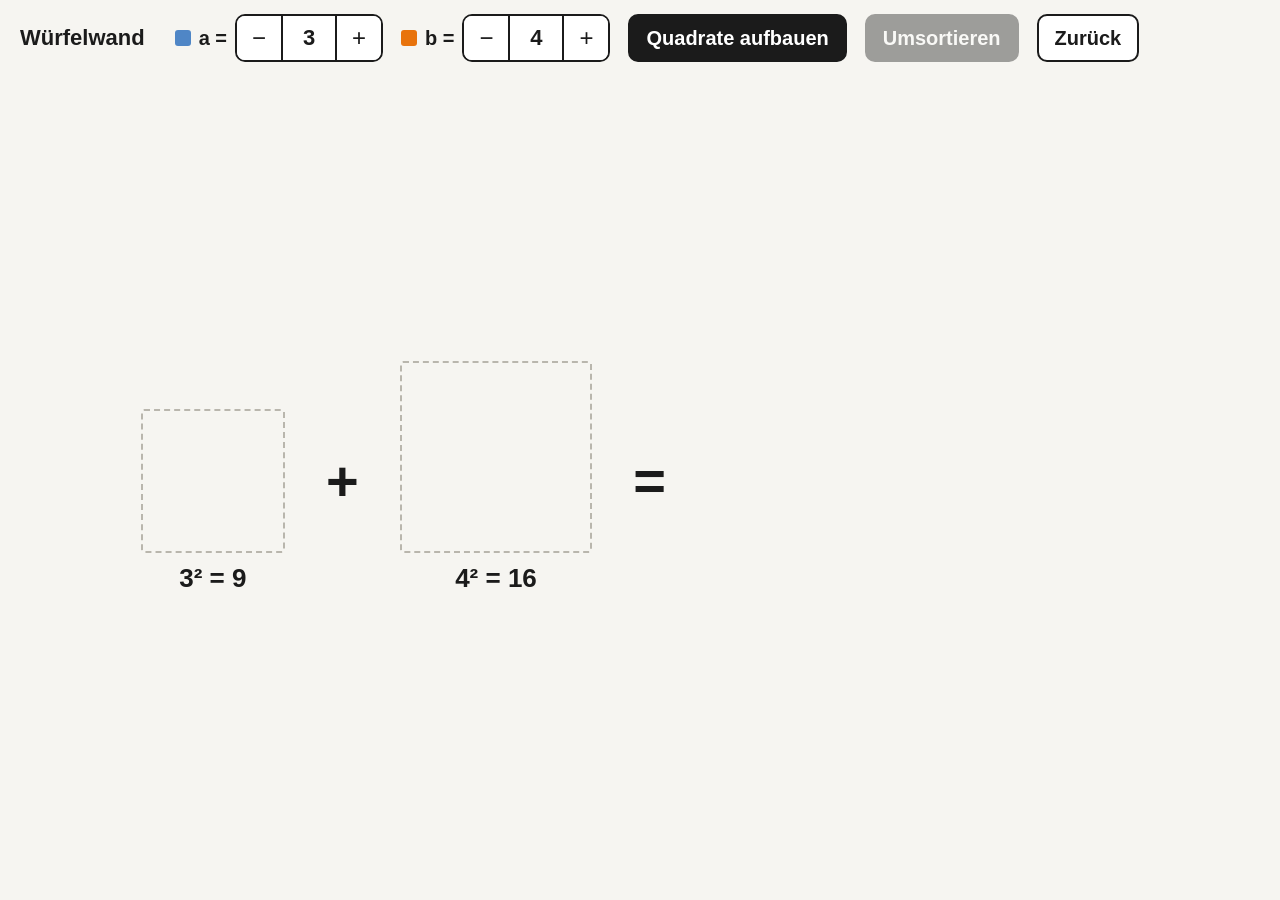
<file: schule/wuerfelwand.html>
<!doctype html>
<html lang="de">
<head>
<meta charset="utf-8">
<meta name="viewport" content="width=device-width, initial-scale=1">
<title>Würfelwand</title>
<style>
  :root {
    --bg: #f6f5f1; --ink: #1b1b1b; --muted: #6b6b6b;
    --blau: #4f86c6; --blau-d: #2f5f97;
    --orange: #e8730c; --orange-d: #a8500a;
    --gruen: #2e9d4f; --rot: #d33b2f;
  }
  * { box-sizing: border-box; }
  html, body { margin: 0; height: 100%; background: var(--bg); color: var(--ink);
    font-family: -apple-system, BlinkMacSystemFont, "Segoe UI", Roboto, Helvetica, Arial, sans-serif; }
  body { display: flex; flex-direction: column; }
  header { position: relative; z-index: 5; background: var(--bg); display: flex; flex-wrap: wrap; align-items: center; gap: 12px 18px; padding: 14px 20px; }
  h1 { font-size: 22px; margin: 0 12px 0 0; }
  .wahl { display: flex; align-items: center; gap: 8px; font-size: 20px; font-weight: 600; }
  .wahl .chip { width: 16px; height: 16px; border-radius: 3px; display: inline-block; }
  .stepper { display: flex; align-items: center; border: 2px solid var(--ink); border-radius: 10px; overflow: hidden; background: #fff; }
  .stepper button { width: 44px; height: 44px; border: 0; background: #fff; font-size: 24px; cursor: pointer; color: var(--ink); }
  .stepper button:active { background: #e8e8e8; }
  .stepper input { width: 56px; height: 44px; border: 0; border-left: 2px solid var(--ink); border-right: 2px solid var(--ink);
    text-align: center; font-size: 22px; font-weight: 700; -moz-appearance: textfield; background: #fff; color: var(--ink); }
  .stepper input::-webkit-outer-spin-button, .stepper input::-webkit-inner-spin-button { -webkit-appearance: none; margin: 0; }
  .btn { height: 48px; padding: 0 16px; border-radius: 10px; border: 2px solid var(--ink); font-size: 20px; font-weight: 700; cursor: pointer; }
  .btn.los { background: var(--ink); color: #fff; }
  .btn.neu { background: #fff; color: var(--ink); }
  .btn:disabled { opacity: .4; cursor: default; }
  #buehne { position: relative; flex: 1; margin: 0 20px 20px; min-height: 300px; }
  .wuerfel { position: absolute; border-radius: 2px; will-change: transform; }
  .wuerfel.b { background: linear-gradient(145deg, #7fb0e6, var(--blau) 55%, var(--blau-d)); box-shadow: inset 0 0 0 1px var(--blau-d); }
  .wuerfel.o { background: linear-gradient(145deg, #f7a65b, var(--orange) 55%, var(--orange-d)); box-shadow: inset 0 0 0 1px var(--orange-d); }
  .fehlt { position: absolute; border: 2px dashed var(--rot); border-radius: 2px; opacity: 0; transition: opacity .5s; }
  .rahmen { position: absolute; border: 2px dashed #b9b6ad; border-radius: 3px; }
  .zeichen { position: absolute; font-weight: 800; color: var(--ink); text-align: center; line-height: 1; transform: translate(-50%, -50%); }
  .label { position: absolute; transform: translateX(-50%); font-weight: 700; white-space: nowrap; text-align: center; transition: opacity .4s; }
  .label small { display: block; font-weight: 500; color: var(--muted); margin-top: 4px; }
  .ergebnis { position: absolute; font-weight: 900; line-height: 1; transform: translate(-50%, -50%) scale(0); transition: transform .45s cubic-bezier(.3,1.6,.5,1); }
  .ergebnis.zeigen { transform: translate(-50%, -50%) scale(1); }
  .ok { color: var(--gruen); } .nok { color: var(--rot); }
</style>
</head>
<body>
<header>
  <h1>Würfelwand</h1>
  <div class="wahl"><span class="chip" style="background:var(--blau)"></span>a =
    <div class="stepper"><button data-f="a" data-d="-1">−</button><input id="a" type="number" min="1" max="100" value="3"><button data-f="a" data-d="1">+</button></div>
  </div>
  <div class="wahl"><span class="chip" style="background:var(--orange)"></span>b =
    <div class="stepper"><button data-f="b" data-d="-1">−</button><input id="b" type="number" min="1" max="100" value="4"><button data-f="b" data-d="1">+</button></div>
  </div>
  <button class="btn los" id="los">Quadrate aufbauen</button>
  <button class="btn los" id="sort">Umsortieren</button>
  <button class="btn neu" id="neu">Zurück</button>
</header>
<div id="buehne"></div>

<script>
const buehne = document.getElementById('buehne');
const inA = document.getElementById('a'), inB = document.getElementById('b');
const btnLos = document.getElementById('los'), btnNeu = document.getElementById('neu'), btnSort = document.getElementById('sort');
let laeuft = false, timer = [];

function wert(inp) { let v = parseInt(inp.value, 10); if (isNaN(v)) v = 1; v = Math.max(1, Math.min(100, v)); inp.value = v; return v; }
document.querySelectorAll('.stepper button').forEach(bt => bt.addEventListener('click', () => {
  if (laeuft) return;
  const inp = document.getElementById(bt.dataset.f);
  inp.value = wert(inp) + parseInt(bt.dataset.d, 10); wert(inp); aufbauen();
}));
[inA, inB].forEach(i => i.addEventListener('change', () => { if (!laeuft) aufbauen(); }));
btnNeu.addEventListener('click', () => { laeuft = false; aufbauen(); });
btnLos.addEventListener('click', starten);
btnSort.addEventListener('click', umsortieren);
window.addEventListener('resize', () => { if (!laeuft) aufbauen(); });

let L = null; // aktuelles Layout

function layout() {
  const a = wert(inA), b = wert(inB);
  const N = a * a + b * b;
  const T = Math.ceil(Math.sqrt(N) - 1e-9);
  const W = buehne.clientWidth, H = buehne.clientHeight;
  const maxH = Math.max(a, b, T);
  let s = 48, gapPx = 0, symPx = 0;
  for (let k = 0; k < 3; k++) {
    gapPx = Math.max(56, 2.4 * s); symPx = Math.max(130, 4 * s);
    s = Math.min(48, (W - 2 * gapPx - symPx) / (a + b + T), (H - 100) / maxH);
  }
  s = Math.max(1, s);
  gapPx = Math.max(56, 2.4 * s); symPx = Math.max(130, 4 * s);
  const totalW = (a + b + T) * s + 2 * gapPx + symPx;
  const x0 = Math.max(0, (W - totalW) / 2);
  const hoehe = maxH * s;
  const boden = Math.max(hoehe + 8, (H - (hoehe + 90)) / 2 + hoehe);
  const xA = x0, xB = xA + a * s + gapPx, xT = xB + b * s + gapPx;
  return { a, b, N, T, s, xA, xB, xT, boden, gapPx, W, H };
}

// Zelle (spalte x, reihe von unten y) -> Pixel
const px = (x0, s, x, y, boden) => ({ left: x0 + x * s, top: boden - (y + 1) * s });

// Reihenfolge im Zielquadrat: wächst als Haken von unten links
function hakenFolge(T) {
  const f = [];
  for (let m = 0; m < T; m++) {
    for (let y = 0; y < m; y++) f.push([m, y]);
    for (let x = m; x >= 0; x--) f.push([x, m]);
  }
  return f;
}

function el(cls, css, html) {
  const d = document.createElement('div'); d.className = cls;
  Object.assign(d.style, css); if (html !== undefined) d.innerHTML = html;
  buehne.appendChild(d); return d;
}

let canvas = null, ctx = null, cubes = [], raf = null;

function aufbauen() {
  timer.forEach(clearTimeout); timer = [];
  if (raf) cancelAnimationFrame(raf); raf = null;
  buehne.innerHTML = '';
  L = layout();
  const { a, b, s, xA, xB, xT, boden, gapPx, W, H } = L;
  const fs = Math.max(30, Math.min(56, s * 1.6));
  el('rahmen', { left: xA + 'px', top: (boden - a * s) + 'px', width: a * s + 'px', height: a * s + 'px' });
  el('rahmen', { left: xB + 'px', top: (boden - b * s) + 'px', width: b * s + 'px', height: b * s + 'px' });
  el('zeichen', { left: (xA + a * s + gapPx / 2) + 'px', top: (boden - Math.min(a, b) * s / 2) + 'px', fontSize: fs + 'px' }, '+');
  el('zeichen', { left: (xB + b * s + gapPx / 2) + 'px', top: (boden - Math.min(a, b) * s / 2) + 'px', fontSize: fs + 'px' }, '=');
  const lf = Math.max(19, Math.min(26, s * 0.8)) + 'px';
  L.labA = el('label', { left: (xA + a * s / 2) + 'px', top: (boden + 10) + 'px', fontSize: lf, opacity: 1 }, `${a}² = ${a * a}`);
  L.labB = el('label', { left: (xB + b * s / 2) + 'px', top: (boden + 10) + 'px', fontSize: lf, opacity: 1 }, `${b}² = ${b * b}`);
  L.lf = lf; L.fs = fs;
  // Zeichenfläche für die Würfel
  const dpr = window.devicePixelRatio || 1;
  canvas = document.createElement('canvas');
  canvas.width = W * dpr; canvas.height = H * dpr;
  Object.assign(canvas.style, { position: 'absolute', left: 0, top: 0, width: W + 'px', height: H + 'px', pointerEvents: 'none' });
  buehne.appendChild(canvas);
  ctx = canvas.getContext('2d'); ctx.scale(dpr, dpr);
  cubes = [];
  btnLos.disabled = false; btnSort.disabled = true; laeuft = false;
}

const FARBE = { b: ['#4f86c6', '#2f5f97', '#7fb0e6'], o: ['#e8730c', '#a8500a', '#f7a65b'] };
const ease = t => t < .5 ? 2 * t * t : 1 - Math.pow(-2 * t + 2, 2) / 2;
const easeOut = t => 1 - Math.pow(1 - t, 3);

function zeichnen(now) {
  const { s } = L;
  const pad = s < 6 ? 0 : Math.max(1, Math.round(s * 0.06));
  const g = s - 2 * pad;
  ctx.clearRect(0, 0, L.W, L.H);
  let fertig = true;
  for (const c of cubes) {
    let x, y, alpha = 1;
    if (c.phase === 'pop') {
      const p = Math.min(1, Math.max(0, (now - c.t0) / 260));
      if (p < 1) fertig = false;
      if (p <= 0) continue;
      alpha = p; x = c.sx; y = c.sy - (1 - easeOut(p)) * s * 1.5;
    } else {
      const q = Math.min(1, Math.max(0, (now - c.t0) / 750));
      if (q < 1) fertig = false;
      const e = ease(q);
      x = c.sx + (c.tx - c.sx) * e;
      y = c.sy + (c.ty - c.sy) * e - c.hub * 4 * e * (1 - e);
    }
    const f = FARBE[c.f];
    ctx.globalAlpha = alpha;
    ctx.fillStyle = f[0]; ctx.fillRect(x + pad, y + pad, g, g);
    if (g >= 8) {
      ctx.fillStyle = f[2]; ctx.fillRect(x + pad, y + pad, g, Math.max(1, g * 0.18));
      ctx.strokeStyle = f[1]; ctx.lineWidth = 1; ctx.strokeRect(x + pad + .5, y + pad + .5, g - 1, g - 1);
    }
  }
  ctx.globalAlpha = 1;
  return fertig;
}

function laufen(fertigCb) {
  const tick = now => {
    if (zeichnen(now)) { raf = null; fertigCb(); } else raf = requestAnimationFrame(tick);
  };
  raf = requestAnimationFrame(tick);
}

function starten() {
  if (laeuft) return;
  aufbauen();
  laeuft = true; btnLos.disabled = true; btnSort.disabled = true;
  const { a, b, N, s, xA, xB, boden } = L;
  const popSchritt = Math.min(25, 1200 / N);
  const start = performance.now();
  let i = 0;
  const add = (f, x0, n) => {
    for (let y = 0; y < n; y++) for (let x = 0; x < n; x++) {
      const p = px(x0, s, x, y, boden);
      cubes.push({ f, sx: p.left, sy: p.top, phase: 'pop', t0: start + (i++) * popSchritt });
    }
  };
  add('b', xA, a); add('o', xB, b);
  laufen(() => { laeuft = false; btnLos.disabled = false; btnSort.disabled = false; L.bereit = true; });
}

function umsortieren() {
  if (laeuft || !L.bereit) return;
  L.bereit = false;
  laeuft = true; btnLos.disabled = true; btnSort.disabled = true;
  const { N, T, s, xT, boden } = L;
  const folge = hakenFolge(T);
  const flugSchritt = Math.min(110, 3800 / N);
  const start = performance.now();
  L.labA.style.opacity = .5; L.labB.style.opacity = .5;
  cubes.forEach((c, i) => {
    const z = px(xT, s, folge[i][0], folge[i][1], boden);
    c.phase = 'fly'; c.tx = z.left; c.ty = z.top; c.t0 = start + i * flugSchritt;
    c.hub = Math.min(s * 3 + Math.abs(z.left - c.sx) * 0.12, Math.max(0, (c.sy + z.top) / 2 - 4));
  });
  laufen(() => timer.push(setTimeout(ergebnis, 250)));
}

function ergebnis() {
  const { N, T, s, xT, boden } = L;
  const folge = hakenFolge(T);
  const pad = s < 6 ? 0 : Math.max(1, Math.round(s * 0.06));
  const quadrat = T * T === N;
  const mitte = xT + T * s / 2;
  const symGr = Math.max(60, Math.min(120, s * 3));
  if (quadrat) {
    el('label ok', { left: mitte + 'px', top: (boden + 10) + 'px', fontSize: L.lf }, `${N} = ${T}²`);
  } else {
    const k = T - 1;
    // fehlende Plätze rot markieren
    ctx.save();
    ctx.strokeStyle = '#d33b2f'; ctx.fillStyle = 'rgba(211,59,47,.55)';
    ctx.lineWidth = s >= 8 ? 2 : 1; if (s >= 8) ctx.setLineDash([4, 3]);
    folge.slice(N, T * T).forEach(([x, y]) => {
      const p = px(xT, s, x, y, boden);
      if (s >= 8) ctx.strokeRect(p.left + pad + 1, p.top + pad + 1, s - 2 * pad - 2, s - 2 * pad - 2);
      else ctx.fillRect(p.left, p.top, s, s);
    });
    if (s < 8) { ctx.strokeRect(xT, boden - T * s, T * s, T * s); }
    ctx.restore();
    el('label nok', { left: mitte + 'px', top: (boden + 10) + 'px', fontSize: L.lf },
      `${N} ist keine Quadratzahl<small>${k}² = ${k * k} · ${T}² = ${T * T} – es fehlen ${T * T - N}</small>`);
  }
  const sym = el('ergebnis ' + (quadrat ? 'ok' : 'nok'),
    { left: (xT + T * s + 20 + symGr * 0.5) + 'px', top: (boden - T * s / 2) + 'px', fontSize: symGr + 'px' },
    quadrat ? '✓' : '✗');
  requestAnimationFrame(() => requestAnimationFrame(() => sym.classList.add('zeigen')));
  laeuft = false; btnLos.disabled = false; btnSort.disabled = true;
}

aufbauen();
</script>
</body>
</html>
</file>
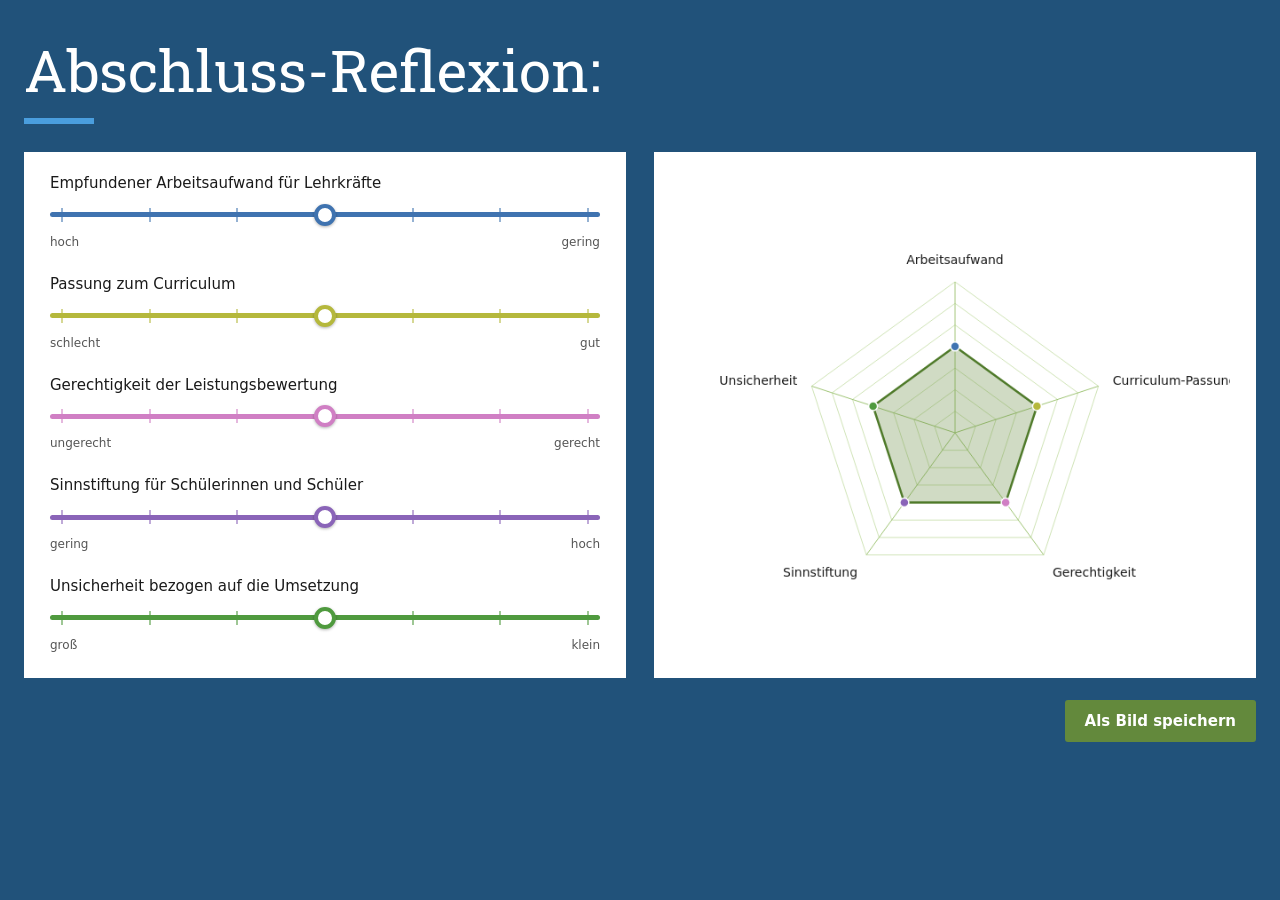
<file: zfsl/abschluss-reflexion.html>
<!DOCTYPE html>
<html lang="de">
<head>
<meta charset="utf-8">
<meta name="viewport" content="width=device-width, initial-scale=1">
<title>Abschluss-Reflexion</title>
<link href="https://fonts.googleapis.com/css2?family=Roboto+Slab:wght@400;600&display=swap" rel="stylesheet">
<style>
  :root {
    --bg: #21527a;
    --accent: #4a9ede;
    --card: #ffffff;
    --ink: #1a1a1a;
    --muted: #555;
    --grid: #c9dfae;
    --net: #6a9a3a;
  }
  * { box-sizing: border-box; }
  body {
    margin: 0;
    background: var(--bg);
    font-family: system-ui, -apple-system, "Segoe UI", Roboto, Arial, sans-serif;
    color: var(--ink);
    min-height: 100vh;
  }
  .wrap { max-width: 1280px; margin: 0 auto; padding: 32px 24px 40px; }
  h1 {
    font-family: "Roboto Slab", Georgia, serif;
    font-weight: 400;
    color: #fff;
    font-size: clamp(2rem, 5vw, 3.6rem);
    margin: 0 0 10px;
  }
  .bar { width: 70px; height: 6px; background: var(--accent); margin-bottom: 28px; }
  .grid {
    display: grid;
    grid-template-columns: 1fr 1fr;
    gap: 28px;
    align-items: stretch;
  }
  .card { background: var(--card); padding: 22px 26px; }
  .item { margin-bottom: 26px; }
  .item:last-child { margin-bottom: 4px; }
  .label { font-size: 15px; line-height: 1.25; margin-bottom: 8px; }
  .scale { position: relative; }
  input[type=range] {
    -webkit-appearance: none; appearance: none;
    width: 100%; height: 28px; background: transparent; margin: 0; cursor: pointer;
    position: relative; z-index: 2;
  }
  input[type=range]::-webkit-slider-runnable-track { height: 5px; background: var(--c); border-radius: 3px; }
  input[type=range]::-moz-range-track { height: 5px; background: var(--c); border-radius: 3px; }
  input[type=range]::-webkit-slider-thumb {
    -webkit-appearance: none; width: 22px; height: 22px; border-radius: 50%;
    background: #fff; border: 4px solid var(--c); margin-top: -8.5px;
    box-shadow: 0 1px 3px rgba(0,0,0,.3);
  }
  input[type=range]::-moz-range-thumb {
    width: 14px; height: 14px; border-radius: 50%;
    background: #fff; border: 4px solid var(--c);
    box-shadow: 0 1px 3px rgba(0,0,0,.3);
  }
  input[type=range]:focus-visible { outline: 2px solid var(--accent); outline-offset: 2px; }
  .ticks {
    position: absolute; left: 11px; right: 11px; top: 7px; height: 14px;
    display: flex; justify-content: space-between; pointer-events: none; z-index: 1;
  }
  .ticks span { width: 2px; height: 14px; background: var(--c); opacity: .55; }
  .poles { display: flex; justify-content: space-between; font-size: 12px; color: var(--muted); margin-top: 2px; }
  .radarCard { display: flex; align-items: center; justify-content: center; }
  #radar { width: 100%; height: auto; max-width: 620px; display: block; }
  .actions { margin-top: 22px; display: flex; justify-content: flex-end; }
  button {
    font: inherit; font-size: 15px; font-weight: 600;
    background: #63893c; color: #fff; border: 0; padding: 12px 20px; cursor: pointer;
    border-radius: 3px;
  }
  button:hover { background: #557a32; }
  @media (max-width: 820px) {
    .grid { grid-template-columns: 1fr; }
    .wrap { padding: 24px 16px 32px; }
    .actions { justify-content: stretch; }
    .actions button { width: 100%; }
  }
</style>
</head>
<body>
<div class="wrap">
  <h1>Abschluss-Reflexion:</h1>
  <div class="bar"></div>
  <div class="grid">
    <div class="card" id="sliders"></div>
    <div class="card radarCard"><canvas id="radar" width="620" height="500"></canvas></div>
  </div>
  <div class="actions"><button id="save">Als Bild speichern</button></div>
</div>

<script>
const ITEMS = [
  { label: "Empfundener Arbeitsaufwand für Lehrkräfte", lo: "hoch", hi: "gering", axis: "Arbeitsaufwand", color: "#3f73b0" },
  { label: "Passung zum Curriculum", lo: "schlecht", hi: "gut", axis: "Curriculum-Passung", color: "#b5b83c" },
  { label: "Gerechtigkeit der Leistungsbewertung", lo: "ungerecht", hi: "gerecht", axis: "Gerechtigkeit", color: "#d07fc4" },
  { label: "Sinnstiftung für Schülerinnen und Schüler", lo: "gering", hi: "hoch", axis: "Sinnstiftung", color: "#8a64b8" },
  { label: "Unsicherheit bezogen auf die Umsetzung", lo: "groß", hi: "klein", axis: "Unsicherheit", color: "#4f9a3e" }
];
const STEPS = 7;
const values = ITEMS.map(() => 4);

// Regler aufbauen
const box = document.getElementById("sliders");
ITEMS.forEach((it, i) => {
  const d = document.createElement("div");
  d.className = "item";
  d.style.setProperty("--c", it.color);
  d.innerHTML = `
    <div class="label">${it.label}</div>
    <div class="scale">
      <div class="ticks">${"<span></span>".repeat(STEPS)}</div>
      <input type="range" min="1" max="${STEPS}" step="1" value="${values[i]}" aria-label="${it.label}">
    </div>
    <div class="poles"><span>${it.lo}</span><span>${it.hi}</span></div>`;
  d.querySelector("input").addEventListener("input", e => { values[i] = +e.target.value; drawScreen(); });
  box.appendChild(d);
});

// Netzdiagramm
function drawRadar(ctx, cx, cy, r, font) {
  const n = ITEMS.length;
  const ang = k => -Math.PI / 2 + k * 2 * Math.PI / n;
  const pt = (k, f) => [cx + Math.cos(ang(k)) * r * f, cy + Math.sin(ang(k)) * r * f];

  ctx.lineWidth = 1;
  ctx.strokeStyle = "#cfe3b6";
  for (let s = 1; s <= STEPS; s++) {
    ctx.beginPath();
    for (let k = 0; k < n; k++) { const [x, y] = pt(k, s / STEPS); k ? ctx.lineTo(x, y) : ctx.moveTo(x, y); }
    ctx.closePath(); ctx.stroke();
  }
  ctx.strokeStyle = "#9fc475";
  for (let k = 0; k < n; k++) { const [x, y] = pt(k, 1); ctx.beginPath(); ctx.moveTo(cx, cy); ctx.lineTo(x, y); ctx.stroke(); }

  // Werte
  ctx.beginPath();
  values.forEach((v, k) => { const [x, y] = pt(k, v / STEPS); k ? ctx.lineTo(x, y) : ctx.moveTo(x, y); });
  ctx.closePath();
  ctx.fillStyle = "rgba(99,137,60,0.30)"; ctx.fill();
  ctx.lineWidth = 2.5; ctx.strokeStyle = "#4f7a2a"; ctx.stroke();
  values.forEach((v, k) => {
    const [x, y] = pt(k, v / STEPS);
    ctx.beginPath(); ctx.arc(x, y, 5, 0, 2 * Math.PI);
    ctx.fillStyle = ITEMS[k].color; ctx.fill();
    ctx.lineWidth = 1.5; ctx.strokeStyle = "#fff"; ctx.stroke();
  });

  // Achsenbeschriftung
  ctx.fillStyle = "#1a1a1a"; ctx.font = font;
  for (let k = 0; k < n; k++) {
    const [x, y] = pt(k, 1.1);
    const c = Math.cos(ang(k)), s = Math.sin(ang(k));
    ctx.textAlign = Math.abs(c) < 0.2 ? "center" : (c > 0 ? "left" : "right");
    ctx.textBaseline = s < -0.5 ? "bottom" : (s > 0.5 ? "top" : "middle");
    ctx.fillText(ITEMS[k].axis, x, y);
  }
}

const cv = document.getElementById("radar");
function drawScreen() {
  const dpr = window.devicePixelRatio || 1;
  const W = 620, H = 500;
  cv.width = W * dpr; cv.height = H * dpr;
  const ctx = cv.getContext("2d");
  ctx.setTransform(dpr, 0, 0, dpr, 0, 0);
  ctx.clearRect(0, 0, W, H);
  drawRadar(ctx, W / 2, H / 2 + 20, 170, "14px system-ui, Arial, sans-serif");
}
drawScreen();

// Export als PNG
function wrap(ctx, text, maxW) {
  const words = text.split(" "), lines = []; let line = "";
  words.forEach(w => { const t = line ? line + " " + w : w; if (ctx.measureText(t).width > maxW && line) { lines.push(line); line = w; } else line = t; });
  lines.push(line); return lines;
}
document.getElementById("save").addEventListener("click", () => {
  const W = 1600, H = 820, c = document.createElement("canvas");
  c.width = W; c.height = H;
  const ctx = c.getContext("2d");
  ctx.fillStyle = "#21527a"; ctx.fillRect(0, 0, W, H);
  ctx.fillStyle = "#fff"; ctx.font = '64px "Roboto Slab", Georgia, serif';
  ctx.textAlign = "left"; ctx.textBaseline = "alphabetic";
  ctx.fillText("Abschluss-Reflexion:", 60, 110);
  ctx.fillStyle = "#4a9ede"; ctx.fillRect(60, 135, 80, 7);

  // linkes Panel
  const lx = 40, ly = 190, lw = 740, lh = 580;
  ctx.fillStyle = "#fff"; ctx.fillRect(lx, ly, lw, lh);
  const tx0 = lx + 250, tx1 = lx + lw - 40, rowH = lh / ITEMS.length;
  ITEMS.forEach((it, i) => {
    const y = ly + rowH * i + rowH / 2;
    ctx.fillStyle = "#1a1a1a"; ctx.font = "20px system-ui, Arial, sans-serif";
    ctx.textAlign = "left"; ctx.textBaseline = "middle";
    const lines = wrap(ctx, it.label, 220);
    lines.forEach((l, j) => ctx.fillText(l, lx + 20, y - (lines.length - 1) * 12 + j * 24));
    ctx.strokeStyle = it.color; ctx.lineWidth = 5;
    ctx.beginPath(); ctx.moveTo(tx0, y); ctx.lineTo(tx1, y); ctx.stroke();
    ctx.lineWidth = 2;
    for (let s = 0; s < STEPS; s++) {
      const x = tx0 + (tx1 - tx0) * s / (STEPS - 1);
      ctx.beginPath(); ctx.moveTo(x, y - 9); ctx.lineTo(x, y + 9); ctx.stroke();
    }
    const vx = tx0 + (tx1 - tx0) * (values[i] - 1) / (STEPS - 1);
    ctx.beginPath(); ctx.arc(vx, y, 12, 0, 2 * Math.PI);
    ctx.fillStyle = "#fff"; ctx.fill(); ctx.lineWidth = 5; ctx.strokeStyle = it.color; ctx.stroke();
    ctx.fillStyle = "#555"; ctx.font = "16px system-ui, Arial, sans-serif"; ctx.textBaseline = "top";
    ctx.textAlign = "left"; ctx.fillText(it.lo, tx0, y + 18);
    ctx.textAlign = "right"; ctx.fillText(it.hi, tx1, y + 18);
  });

  // rechtes Panel
  const rx = 820, ry = 190, rw = 740, rh = 580;
  ctx.fillStyle = "#fff"; ctx.fillRect(rx, ry, rw, rh);
  drawRadar(ctx, rx + rw / 2, ry + rh / 2 + 25, 160, "20px system-ui, Arial, sans-serif");

  const a = document.createElement("a");
  a.download = "abschluss-reflexion.png";
  a.href = c.toDataURL("image/png");
  document.body.appendChild(a); a.click(); a.remove();
});
</script>
</body>
</html>
</file>
<file: style.css>
:root{--h:218;--bg1:hsl(var(--h) 60% 97%);--bg2:hsl(calc(var(--h) + 40) 55% 92%);--ink:#16161a;--mut:#5d5d66;--field:rgba(255,255,255,.75);--edge:rgba(0,0,0,.08)}
@media (prefers-color-scheme:dark){:root{--bg1:hsl(var(--h) 25% 10%);--bg2:hsl(calc(var(--h) + 40) 30% 16%);--ink:#f2f2f5;--mut:#a3a3ad;--field:rgba(255,255,255,.08);--edge:rgba(255,255,255,.1)}}
*{box-sizing:border-box}
html{min-height:100%;background:linear-gradient(160deg,var(--bg1),var(--bg2)) fixed}
body{margin:0;color:var(--ink);font:16px/1.4 -apple-system,BlinkMacSystemFont,"Segoe UI",system-ui,sans-serif;-webkit-font-smoothing:antialiased}
main{max-width:880px;margin:0 auto;padding:40px 16px 64px}
h1{margin:0 0 20px;font-size:clamp(30px,6vw,42px);font-weight:800;letter-spacing:-.02em}
h1::before{content:"";display:inline-block;width:.42em;height:.42em;border-radius:50%;background:hsl(var(--h) 70% 52%);margin-right:.32em;vertical-align:.12em}
#q{width:100%;max-width:360px;padding:11px 14px;border:1px solid var(--edge);border-radius:12px;background:var(--field);color:var(--ink);font:inherit;margin-bottom:32px;backdrop-filter:blur(8px)}
#q:focus{outline:2px solid hsl(var(--h) 70% 52%);outline-offset:1px}
.grid{display:grid;grid-template-columns:repeat(auto-fill,minmax(104px,1fr));gap:28px 12px}
.app{display:flex;flex-direction:column;align-items:center;gap:9px;text-decoration:none;color:var(--ink);-webkit-tap-highlight-color:transparent}
.ico{width:76px;height:76px;border-radius:22px;display:grid;place-items:center;font-size:34px;font-weight:700;color:#fff;
 background:linear-gradient(145deg,hsl(var(--h) 80% 62%),hsl(calc(var(--h) + 25) 70% 44%));
 box-shadow:0 6px 16px hsl(var(--h) 60% 35% / .28),inset 0 1px 0 rgba(255,255,255,.35);transition:transform .15s ease,box-shadow .15s ease}
.app:hover .ico{transform:translateY(-3px) scale(1.04);box-shadow:0 10px 22px hsl(var(--h) 60% 35% / .34),inset 0 1px 0 rgba(255,255,255,.35)}
.app:active .ico{transform:scale(.95)}
.app:focus-visible{outline:none}.app:focus-visible .ico{outline:3px solid hsl(var(--h) 70% 52%);outline-offset:3px}
.lbl{font-size:14px;font-weight:500;text-align:center;line-height:1.25;max-width:110px;display:-webkit-box;-webkit-line-clamp:2;-webkit-box-orient:vertical;overflow:hidden}
#msg{color:var(--mut)}
@media (max-width:420px){.grid{grid-template-columns:repeat(4,1fr);gap:22px 6px}.ico{width:62px;height:62px;border-radius:18px;font-size:28px}.lbl{font-size:12px}}
</file>
